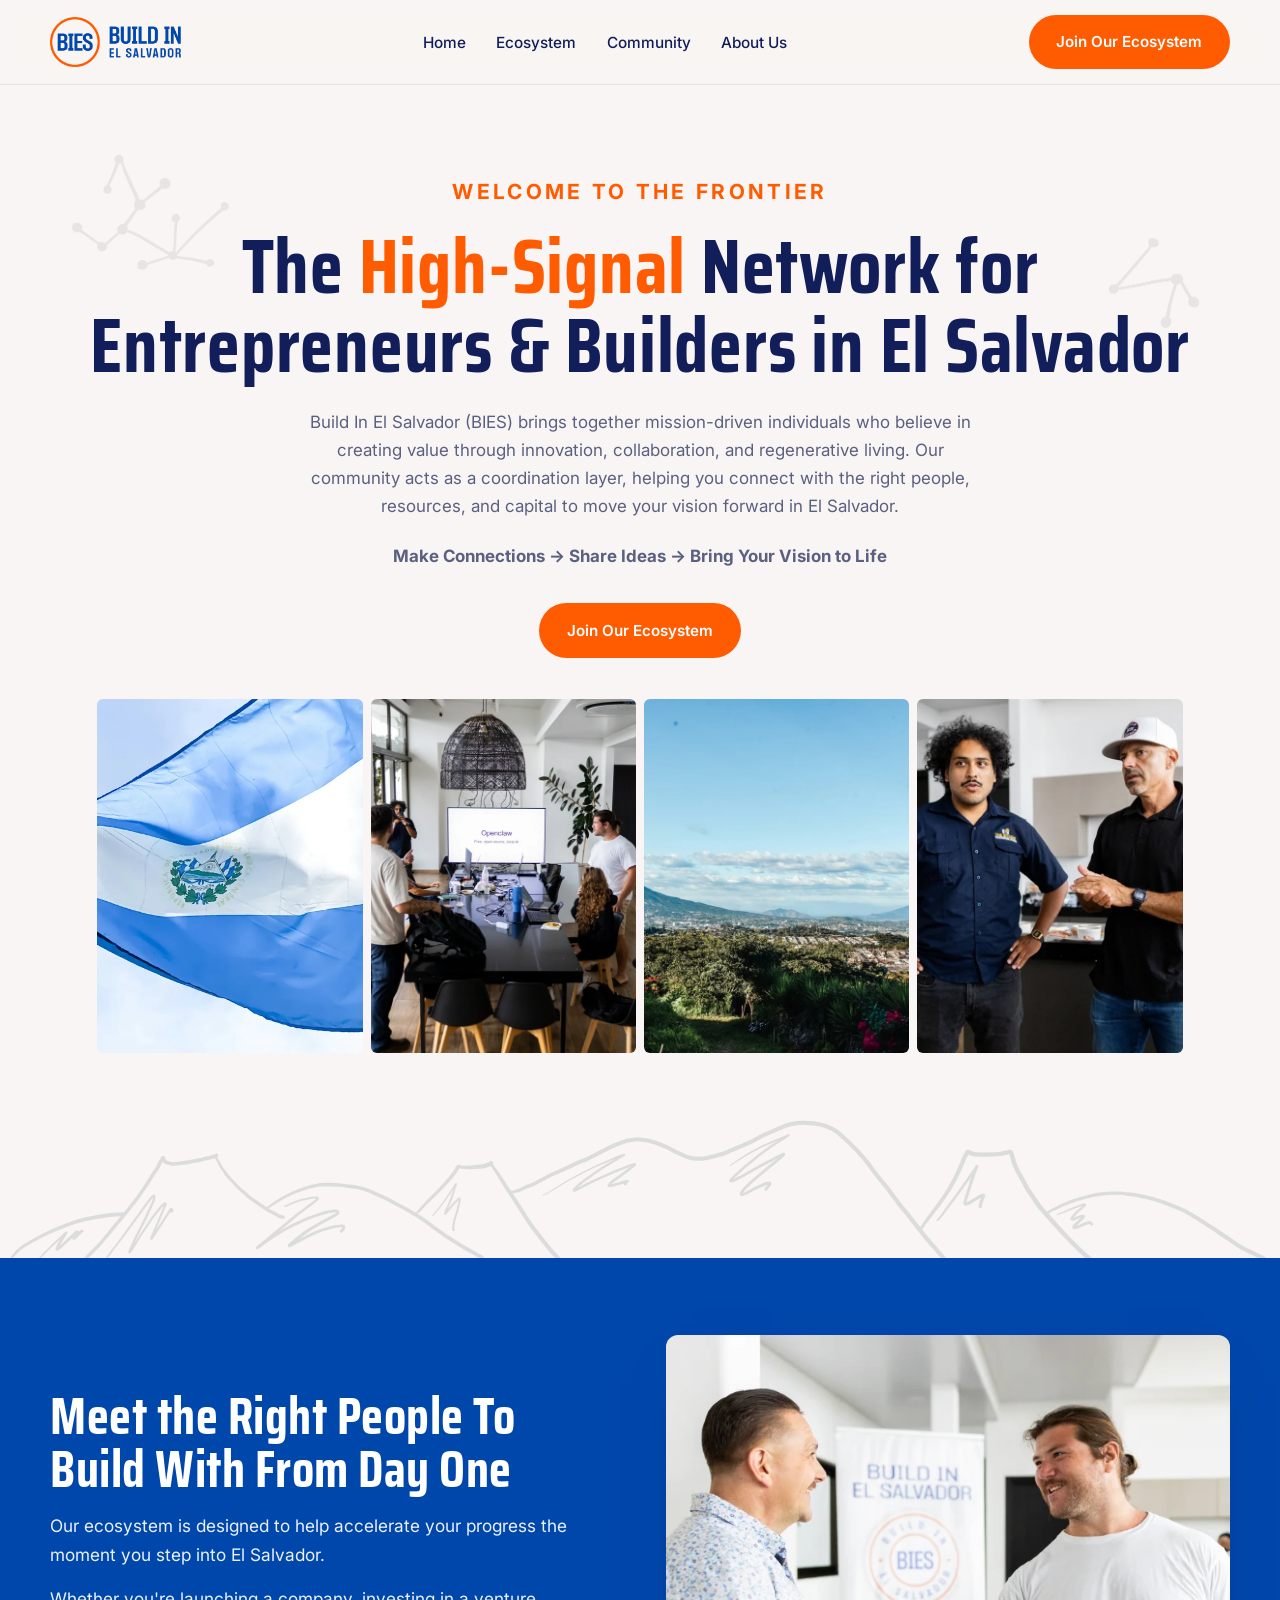
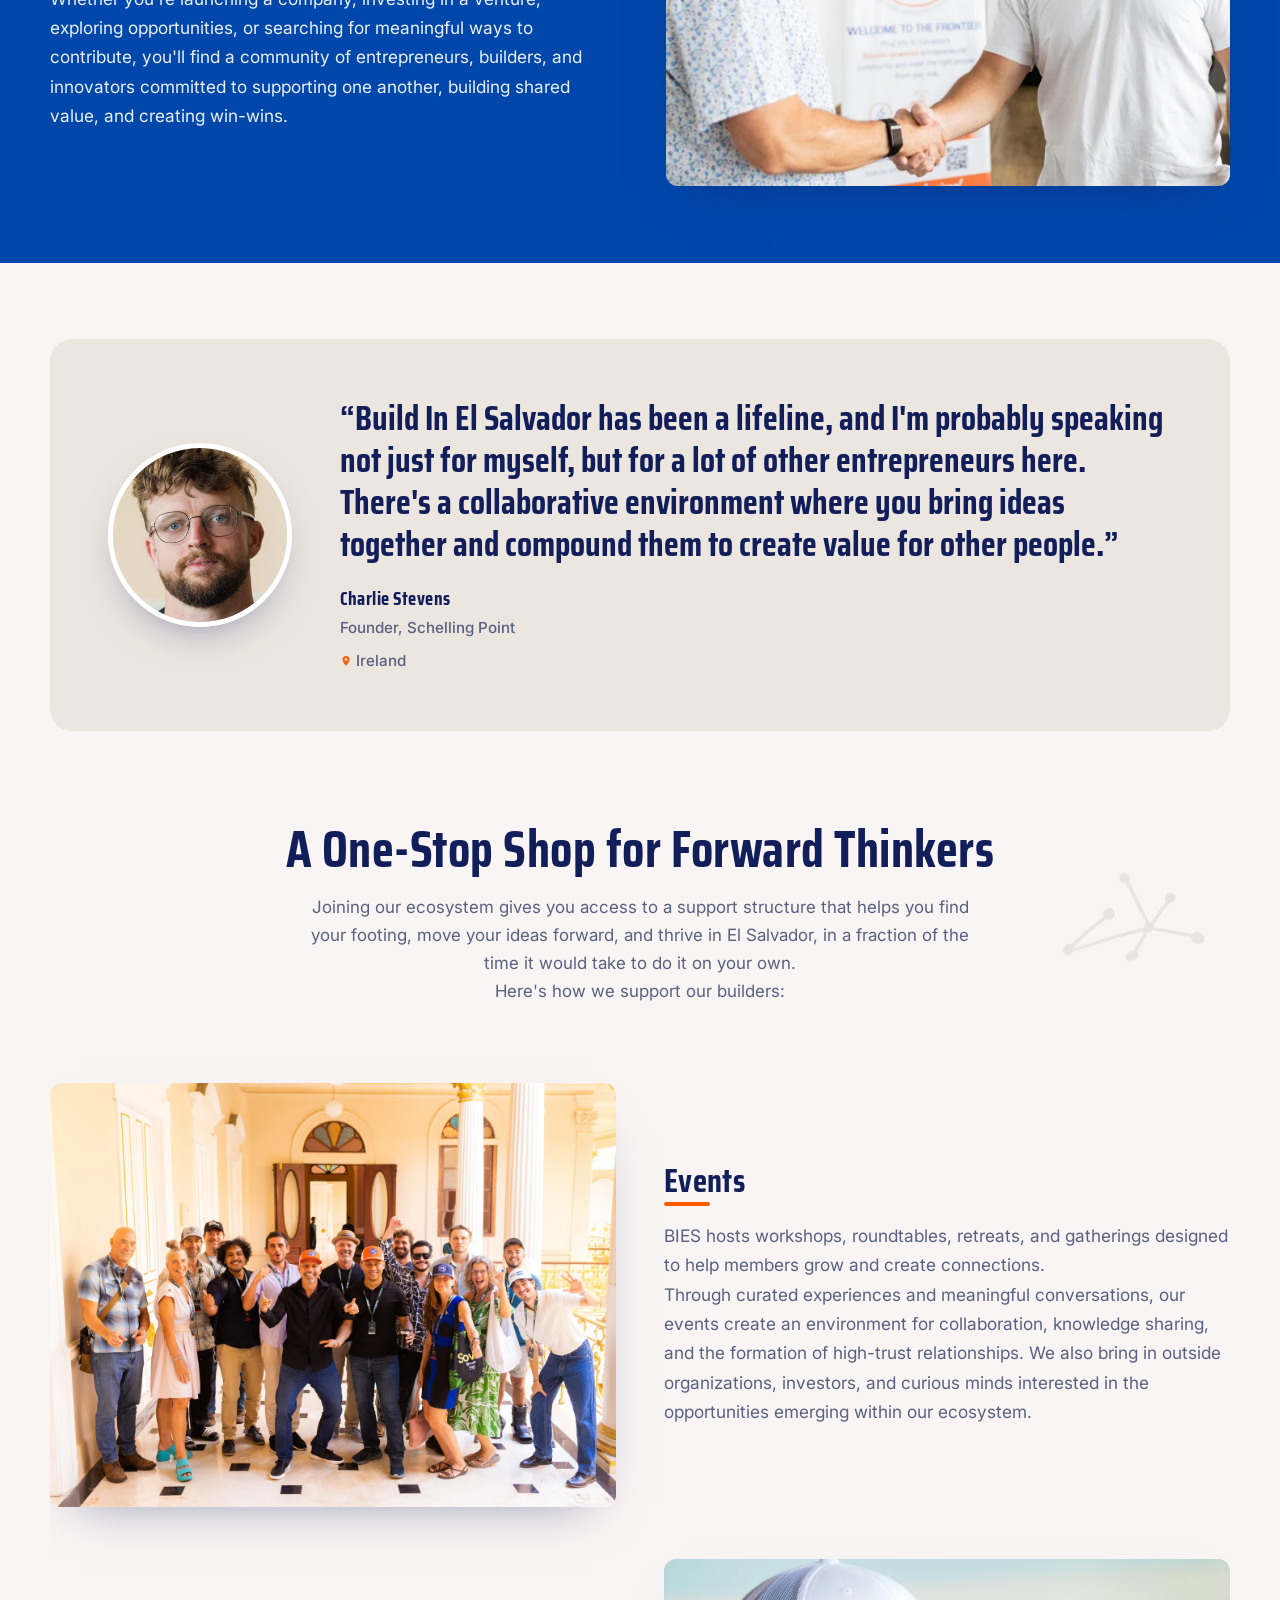
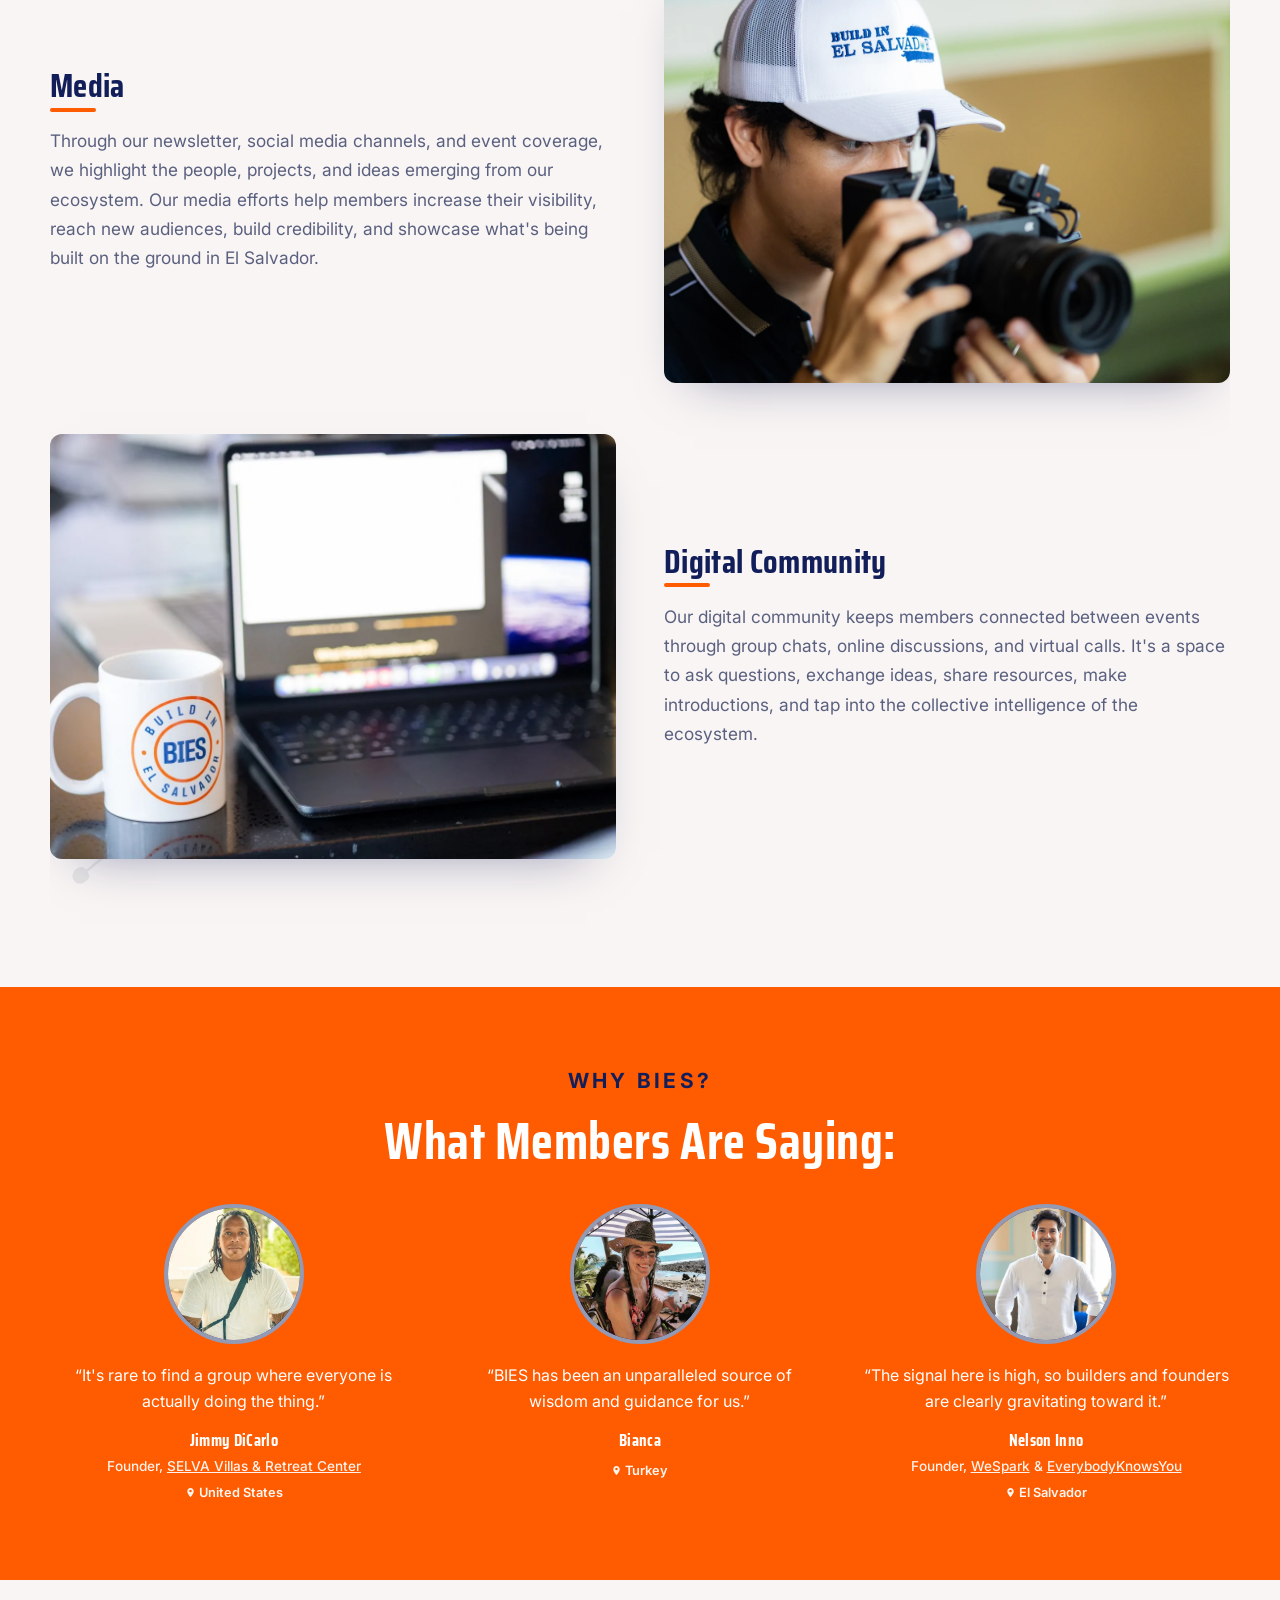
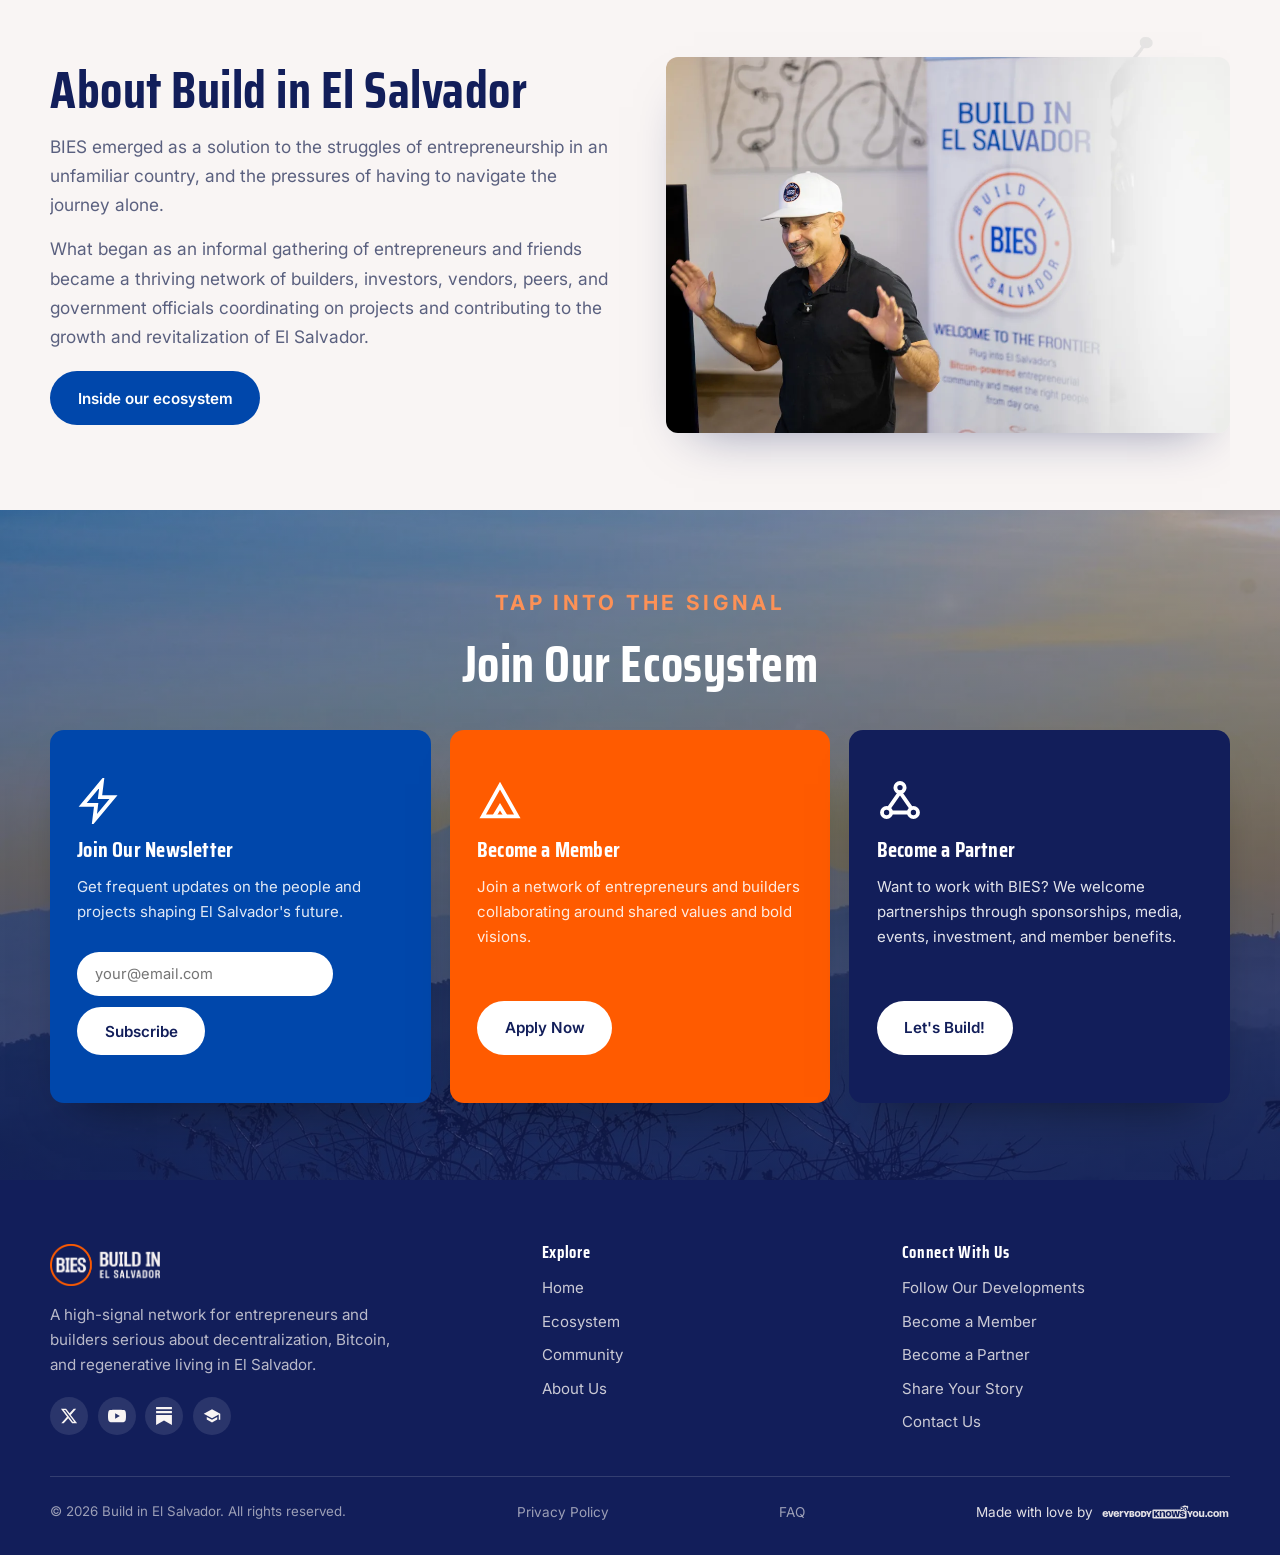
<file: index.html>
<!DOCTYPE html>
<html lang="en">
<head>
<meta charset="UTF-8">
<meta name="viewport" content="width=device-width, initial-scale=1.0">
<title>Build in El Salvador | The High-Signal Network for Entrepreneurs &amp; Builders</title>
<meta name="description" content="Looking to build in El Salvador? BIES connects entrepreneurs and builders to the right people, resources, and capital. 220+ members, apply to join.">
<meta name="keywords" content="Build in El Salvador, BIES, El Salvador entrepreneurs, Bitcoin El Salvador, builders network, decentralization, regenerative living, startup community El Salvador, Bitcoin-native network, entrepreneur community">

<link rel="canonical" href="https://buildinelsalvador.com/">
<link rel="alternate" hreflang="en" href="https://buildinelsalvador.com/">
<link rel="alternate" hreflang="x-default" href="https://buildinelsalvador.com/">

<meta property="og:title" content="Build in El Salvador | The High-Signal Network for Entrepreneurs &amp; Builders">
<meta property="og:description" content="Looking to build in El Salvador? BIES connects entrepreneurs and builders to the right people, resources, and capital. 220+ members, apply to join.">
<meta property="og:type" content="website">
<meta property="og:url" content="https://buildinelsalvador.com/">
<meta property="og:image" content="https://buildinelsalvador.com/assets/images/social-share/og-home.jpg">
<meta property="og:image:width" content="1200">
<meta property="og:image:height" content="630">
<meta property="og:site_name" content="Build in El Salvador">
<meta property="og:locale" content="en_US">

<meta name="twitter:card" content="summary_large_image">
<meta name="twitter:title" content="Build in El Salvador | The High-Signal Network for Entrepreneurs &amp; Builders">
<meta name="twitter:description" content="Looking to build in El Salvador? BIES connects entrepreneurs and builders to the right people, resources, and capital. 220+ members, apply to join.">
<meta name="twitter:image" content="https://buildinelsalvador.com/assets/images/social-share/og-home.jpg">

<meta name="robots" content="index, follow, max-image-preview:large, max-snippet:-1, max-video-preview:-1">
<meta name="author" content="Build in El Salvador">
<meta name="theme-color" content="#0047AB">
<meta name="geo.region" content="SV">
<meta name="geo.placename" content="El Salvador">
<meta http-equiv="content-language" content="en">

<link rel="icon" href="/favicon.ico?v=2" sizes="any">
<link rel="icon" type="image/png" sizes="32x32" href="/favicon-32x32.png?v=2">
<link rel="icon" type="image/png" sizes="16x16" href="/favicon-16x16.png?v=2">
<link rel="apple-touch-icon" sizes="180x180" href="/apple-touch-icon.png?v=2">
<link rel="manifest" href="/site.webmanifest?v=2">
<link rel="alternate" type="text/plain" title="llms.txt" href="https://buildinelsalvador.com/llms.txt">

<link rel="preconnect" href="https://fonts.googleapis.com">
<link rel="preconnect" href="https://fonts.gstatic.com" crossorigin>
<link rel="preload" as="style" href="https://fonts.googleapis.com/css2?family=Saira+Condensed:wght@500;600;700&family=Inter:wght@400;500;600;700&display=swap">
<link rel="stylesheet" href="https://fonts.googleapis.com/css2?family=Saira+Condensed:wght@500;600;700&family=Inter:wght@400;500;600;700&display=swap" media="print" onload="this.media='all'">
<noscript><link rel="stylesheet" href="https://fonts.googleapis.com/css2?family=Saira+Condensed:wght@500;600;700&family=Inter:wght@400;500;600;700&display=swap"></noscript>

<link rel="stylesheet" href="assets/css/tokens.css?v=ea01794f">
<link rel="stylesheet" href="assets/css/styles.css?v=ea01794f">
<script type="application/ld+json">{
  "@context": "https://schema.org",
  "@graph": [
    {
      "@type": "Organization",
      "@id": "https://buildinelsalvador.com/#org",
      "name": "Build in El Salvador",
      "alternateName": [
        "BIES"
      ],
      "url": "https://buildinelsalvador.com/",
      "logo": "https://buildinelsalvador.com/assets/images/logos/logo-lockup.webp",
      "image": "https://buildinelsalvador.com/assets/images/social-share/og-home.jpg",
      "slogan": "The high-signal network for entrepreneurs and builders in El Salvador.",
      "description": "Build in El Salvador (BIES), which stands for Building In El Salvador, is a high-signal network and coordination layer that connects entrepreneurs and builders to the right people, resources, and capital so they can take action and move their vision forward from day one in El Salvador. BIES is built for mission-driven entrepreneurs.",
      "foundingDate": "2023",
      "areaServed": [
        "SV"
      ],
      "knowsLanguage": [
        "en"
      ],
      "knowsAbout": [
        "Entrepreneurship",
        "Bitcoin",
        "Decentralization",
        "Regenerative living",
        "Community building",
        "El Salvador"
      ],
      "email": "info@buildinelsalvador.com",
      "founder": {
        "@type": "Person",
        "name": "Michael Ruiz"
      },
      "address": {
        "@type": "PostalAddress",
        "addressCountry": "SV"
      },
      "makesOffer": {
        "@type": "Offer",
        "priceCurrency": "USD",
        "price": "100",
        "url": "https://calendly.com/sovmindset/new-meeting",
        "itemOffered": {
          "@type": "Service",
          "name": "El Salvador business and investment consultancy call",
          "description": "Personalized guidance on doing business, investing, or building in El Salvador, via Zoom or WhatsApp."
        }
      },
      "hasOfferCatalog": {
        "@id": "https://buildinelsalvador.com/#catalog"
      },
      "sameAs": [
        "https://x.com/BuildInES",
        "https://www.youtube.com/@Buildinelsalvador",
        "https://buildinelsalvador.substack.com/",
        "https://www.skool.com/build-in-el-salvador-2170/about",
        "https://app.buildinelsalvador.com/"
      ]
    },
    {
      "@type": [
        "ProfessionalService",
        "LocalBusiness"
      ],
      "@id": "https://buildinelsalvador.com/#service",
      "name": "Build in El Salvador",
      "parentOrganization": {
        "@id": "https://buildinelsalvador.com/#org"
      },
      "description": "A high-signal network and coordination layer for entrepreneurs and builders in El Salvador, connecting members to the people, resources, and capital they need to move their projects forward.",
      "url": "https://buildinelsalvador.com/",
      "image": "https://buildinelsalvador.com/assets/images/social-share/og-home.jpg",
      "logo": "https://buildinelsalvador.com/assets/images/logos/logo-lockup.webp",
      "email": "info@buildinelsalvador.com",
      "address": {
        "@type": "PostalAddress",
        "addressCountry": "SV"
      },
      "areaServed": [
        {
          "@type": "Country",
          "name": "El Salvador"
        }
      ],
      "serviceType": [
        "Entrepreneur network",
        "Community building",
        "Events and workshops",
        "Media and content"
      ],
      "hasOfferCatalog": {
        "@id": "https://buildinelsalvador.com/#catalog"
      }
    },
    {
      "@type": "OfferCatalog",
      "@id": "https://buildinelsalvador.com/#catalog",
      "name": "What BIES offers its members",
      "itemListElement": [
        {
          "@type": "Offer",
          "itemOffered": {
            "@type": "Service",
            "name": "BIES Newsletter",
            "description": "The pulse of the BIES ecosystem: community updates, Builder Spotlight stories, and analysis on what is happening in El Salvador.",
            "provider": {
              "@id": "https://buildinelsalvador.com/#org"
            }
          }
        },
        {
          "@type": "Offer",
          "itemOffered": {
            "@type": "Service",
            "name": "YouTube broadcast",
            "description": "Conversations with the builders, thinkers, and entrepreneurs shaping El Salvador's future.",
            "provider": {
              "@id": "https://buildinelsalvador.com/#org"
            }
          }
        },
        {
          "@type": "Offer",
          "itemOffered": {
            "@type": "Service",
            "name": "Workshops, roundtables, and retreats",
            "description": "In-person events where members meet, exchange ideas, and build high-trust relationships beyond the digital realm.",
            "provider": {
              "@id": "https://buildinelsalvador.com/#org"
            }
          }
        },
        {
          "@type": "Offer",
          "itemOffered": {
            "@type": "Service",
            "name": "Member Chat",
            "description": "A high-signal member chat where builders connect, ask questions, and share first-hand knowledge, on WhatsApp today with self-hosted solutions on the horizon.",
            "provider": {
              "@id": "https://buildinelsalvador.com/#org"
            }
          }
        },
        {
          "@type": "Offer",
          "itemOffered": {
            "@type": "Service",
            "name": "BIES Digital App",
            "description": "The ecosystem custom-built app: a private Nostr relay plus project, events, vendor, and organic farm directories and a bounty board.",
            "provider": {
              "@id": "https://buildinelsalvador.com/#org"
            }
          }
        },
        {
          "@type": "Offer",
          "itemOffered": {
            "@type": "Service",
            "name": "BIES Public Forum",
            "description": "A public forum for long-form discussion and virtual calls, connecting the BIES community in El Salvador with builders abroad.",
            "provider": {
              "@id": "https://buildinelsalvador.com/#org"
            }
          }
        }
      ]
    },
    {
      "@type": "WebSite",
      "@id": "https://buildinelsalvador.com/#website",
      "url": "https://buildinelsalvador.com/",
      "name": "Build in El Salvador",
      "inLanguage": "en",
      "publisher": {
        "@id": "https://buildinelsalvador.com/#org"
      },
      "about": {
        "@id": "https://buildinelsalvador.com/#org"
      }
    }
  ]
}</script>
</head>
<body>
<header class="site-header">
  <nav class="nav wrap" aria-label="Main">
    <a class="brand" href="index.html" aria-label="Build in El Salvador home">
      <img src="assets/images/logos/logo-lockup.webp" alt="Build in El Salvador" width="900" height="343">
    </a>
    <ul class="nav-links"><li><a href="index.html" aria-current="page">Home</a></li><li><a href="membership.html">Ecosystem</a></li><li><a href="stories.html">Community</a></li><li><a href="about.html">About Us</a></li></ul>
    <div class="nav-cta">
      <a class="btn btn-orange" href="#join">Join Our Ecosystem</a>
      <button class="nav-toggle" aria-label="Open menu" aria-expanded="false"><span></span><span></span><span></span></button>
    </div>
  </nav>
</header>

<main>
<section class="hero wrap has-decor reveal">
  <img class="decor hero-volcano" src="assets/images/icons/volcano-landscape.webp" alt="" aria-hidden="true">
  <img class="decor conn conn-a" src="assets/images/icons/connector-1.webp" alt="" aria-hidden="true" style="top:5%;left:1%;width:clamp(120px,14vw,210px)">
  <img class="decor conn conn-b" src="assets/images/icons/connector-4.webp" alt="" aria-hidden="true" style="top:12%;right:1.5%;width:clamp(85px,9vw,140px)">
  <span class="eyebrow">Welcome to the Frontier</span>
  <h1>The <span class="hero-accent">High-Signal</span> Network for Entrepreneurs &amp; Builders in El Salvador</h1>
  <p class="lead">Build In El Salvador (BIES) brings together mission-driven individuals who believe in creating value through innovation, collaboration, and regenerative living. Our community acts as a coordination layer, helping you connect with the right people, resources, and capital to move your vision forward in El Salvador.</p>
  <p class="lead"><strong>Make Connections → Share Ideas → Bring Your Vision to Life</strong></p>
  <div class="cta-row">
    <a class="btn btn-orange" href="#join">Join Our Ecosystem</a>
  </div>
  <div class="photo-strip cols-4">
    <img src="assets/images/hero/strip-flag.webp" alt="The flag of El Salvador" fetchpriority="high">
    <img src="assets/images/hero/strip-meeting.webp" alt="Builders meeting around a table">
    <img src="assets/images/hero/strip-volcano.webp" alt="Volcanic landscape in El Salvador">
    <img src="assets/images/hero/strip-networking.webp" alt="BIES members networking">
  </div>
</section>

<section class="band band-blue">
  <div class="wrap">
  <div class="split media-left reveal">
    <img src="assets/images/gallery/meet-people.webp" alt="Two builders in conversation" loading="lazy">
    <div class="copy">
      <h2>Meet the Right People To Build With From Day One</h2>
      <p>Our ecosystem is designed to help accelerate your progress the moment you step into El Salvador.</p>
      <p>Whether you're launching a company, investing in a venture, exploring opportunities, or searching for meaningful ways to contribute, you'll find a community of entrepreneurs, builders, and innovators committed to supporting one another, building shared value, and creating win-wins.</p>
    </div>
  </div>
  </div>
</section>

<section class="section wrap">
  <figure class="feature-quote reveal">
    <img class="fq-avatar" src="assets/images/testimonials/charlie.webp" alt="Charlie Stevens" loading="lazy">
    <div>
      <blockquote class="fq-quote">&ldquo;Build In El Salvador has been a lifeline, and I'm probably speaking not just for myself, but for a lot of other entrepreneurs here. There's a collaborative environment where you bring ideas together and compound them to create value for other people.&rdquo;</blockquote>
      <div class="fq-who">Charlie Stevens<span>Founder, Schelling Point</span><span class="fq-loc"><svg viewBox="0 0 24 24" width="12" height="12" aria-hidden="true" style="vertical-align:-1px;margin-right:4px;fill:var(--orange)"><path d="M12 2C8 2 5 5 5 9c0 5 7 13 7 13s7-8 7-13c0-4-3-7-7-7zm0 9.5A2.5 2.5 0 1 1 12 6a2.5 2.5 0 0 1 0 5.5z"/></svg>Ireland</span></div>
    </div>
  </figure>
</section>

<section class="section wrap has-decor" style="padding-top:clamp(.5rem,1.5vw,1rem)">
  <img class="decor conn conn-b" src="assets/images/icons/connector-2.webp" alt="" aria-hidden="true" style="top:3%;right:1%;width:clamp(120px,13vw,190px)">
  <img class="decor conn conn-c" src="assets/images/icons/connector-3.webp" alt="" aria-hidden="true" style="bottom:5%;left:1%;width:clamp(90px,10vw,150px)">
  <div class="center" style="max-width:72ch;margin:0 auto clamp(3.5rem,6vw,5rem)">
    <h2 style="margin-bottom:1.1rem">A One-Stop Shop for Forward Thinkers</h2>
    <p class="lead">Joining our ecosystem gives you access to a support structure that helps you find your footing, move your ideas forward, and thrive in El Salvador, in a fraction of the time it would take to do it on your own.</p>
    <p class="lead">Here's how we support our builders:</p>
  </div>
  <div class="feature reveal">
    <img src="assets/images/gallery/group.webp" alt="BIES members together at a gathering in El Salvador" loading="lazy">
    <div class="copy">
      <h3>Events</h3>
      <p>BIES hosts workshops, roundtables, retreats, and gatherings designed to help members grow and create connections.<br>Through curated experiences and meaningful conversations, our events create an environment for collaboration, knowledge sharing, and the formation of high-trust relationships. We also bring in outside organizations, investors, and curious minds interested in the opportunities emerging within our ecosystem.</p>
    </div>
  </div>
  <div class="feature flip reveal">
    <img src="assets/images/gallery/media-camera.webp" alt="A BIES videographer in a Build in El Salvador cap filming with a camera" loading="lazy">
    <div class="copy">
      <h3>Media</h3>
      <p>Through our newsletter, social media channels, and event coverage, we highlight the people, projects, and ideas emerging from our ecosystem. Our media efforts help members increase their visibility, reach new audiences, build credibility, and showcase what's being built on the ground in El Salvador.</p>
    </div>
  </div>
  <div class="feature reveal">
    <img src="assets/images/gallery/digital-community.webp" alt="A laptop with a BIES mug" loading="lazy">
    <div class="copy">
      <h3>Digital Community</h3>
      <p>Our digital community keeps members connected between events through group chats, online discussions, and virtual calls. It's a space to ask questions, exchange ideas, share resources, make introductions, and tap into the collective intelligence of the ecosystem.</p>
    </div>
  </div>
</section>


<section class="band band-orange testimonials">
  <div class="wrap center">
    <span class="eyebrow on-blue">Why BIES?</span>
    <h2>What Members Are Saying:</h2>
    <div class="grid3">
        <figure class="tcard reveal">
          <img class="avatar" src="assets/images/testimonials/jimmy.webp" alt="Jimmy DiCarlo" loading="lazy" width="140" height="140">
          <blockquote><p>&ldquo;It's rare to find a group where everyone is actually doing the thing.&rdquo;</p></blockquote>
          <figcaption class="who"><b>Jimmy DiCarlo</b><span>Founder, <a href="https://www.instagram.com/escapetoselva/" target="_blank" rel="noopener">SELVA Villas &amp; Retreat Center</a></span><span class="loc"><svg viewBox="0 0 24 24" width="11" height="11" aria-hidden="true" style="vertical-align:-1px;margin-right:3px;fill:currentColor"><path d="M12 2C8 2 5 5 5 9c0 5 7 13 7 13s7-8 7-13c0-4-3-7-7-7zm0 9.5A2.5 2.5 0 1 1 12 6a2.5 2.5 0 0 1 0 5.5z"/></svg>United States</span></figcaption>
        </figure>
        <figure class="tcard reveal">
          <img class="avatar" src="assets/images/testimonials/bianca.webp" alt="Bianca" loading="lazy" width="140" height="140">
          <blockquote><p>&ldquo;BIES has been an unparalleled source of wisdom and guidance for us.&rdquo;</p></blockquote>
          <figcaption class="who"><b>Bianca</b><span class="loc"><svg viewBox="0 0 24 24" width="11" height="11" aria-hidden="true" style="vertical-align:-1px;margin-right:3px;fill:currentColor"><path d="M12 2C8 2 5 5 5 9c0 5 7 13 7 13s7-8 7-13c0-4-3-7-7-7zm0 9.5A2.5 2.5 0 1 1 12 6a2.5 2.5 0 0 1 0 5.5z"/></svg>Turkey</span></figcaption>
        </figure>
        <figure class="tcard reveal">
          <img class="avatar" src="assets/images/testimonials/nelson.webp" alt="Nelson Inno" loading="lazy" width="140" height="140">
          <blockquote><p>&ldquo;The signal here is high, so builders and founders are clearly gravitating toward it.&rdquo;</p></blockquote>
          <figcaption class="who"><b>Nelson Inno</b><span>Founder, <a href="https://wespark.io" target="_blank" rel="noopener">WeSpark</a> &amp; <a href="https://everybodyknowsyou.com" target="_blank" rel="noopener">EverybodyKnowsYou</a></span><span class="loc"><svg viewBox="0 0 24 24" width="11" height="11" aria-hidden="true" style="vertical-align:-1px;margin-right:3px;fill:currentColor"><path d="M12 2C8 2 5 5 5 9c0 5 7 13 7 13s7-8 7-13c0-4-3-7-7-7zm0 9.5A2.5 2.5 0 1 1 12 6a2.5 2.5 0 0 1 0 5.5z"/></svg>El Salvador</span></figcaption>
        </figure></div>
  </div>
</section>


<section class="section wrap has-decor">
  <img class="decor conn conn-a" src="assets/images/icons/connector-4.webp" alt="" aria-hidden="true" style="top:8%;right:1%;width:clamp(100px,11vw,160px)">
  <div class="split reveal">
    <div class="copy">
      <h2>About Build in El Salvador</h2>
      <p>BIES emerged as a solution to the struggles of entrepreneurship in an unfamiliar country, and the pressures of having to navigate the journey alone.</p>
      <p>What began as an informal gathering of entrepreneurs and friends became a thriving network of builders, investors, vendors, peers, and government officials coordinating on projects and contributing to the growth and revitalization of El Salvador.</p>
      <a class="btn btn-blue" href="membership.html" style="margin-top:1.2rem">Inside our ecosystem</a>
    </div>
    <img src="assets/images/gallery/founder-home.webp" alt="A BIES builder presenting" loading="lazy">
  </div>
</section>


<section class="signal" id="join">
  <img class="bg" src="assets/images/hero/cta-bg.webp" alt="Volcano at sunset in El Salvador" loading="lazy">
  <div class="inner wrap">
    <span class="eyebrow on-navy">Tap Into the Signal</span>
    <h2>Join Our Ecosystem</h2>
    <div class="cards">
      <div class="scard blue reveal">
        <svg class="ico" viewBox="0 0 24 24" fill="none" stroke="#fff" stroke-width="2" aria-hidden="true"><path d="M13 2 3 14h7l-1 8 10-12h-7l1-8z"/></svg>
        <h3>Join Our Newsletter</h3>
        <p>Get frequent updates on the people and projects shaping El Salvador's future.</p>
        <form class="sub-form" action="https://buildinelsalvador.substack.com/subscribe" method="get" target="_blank" rel="noopener">
          <input type="email" name="email" placeholder="your@email.com" aria-label="Email address" required>
          <button class="btn btn-white" type="submit">Subscribe</button>
        </form>
      </div>
      <div class="scard orange reveal">
        <svg class="ico" viewBox="0 0 24 24" fill="none" stroke="#fff" stroke-width="2" aria-hidden="true"><path d="M3 20 12 4l9 16z"/><path d="M9 20l3-5 3 5"/></svg>
        <h3>Become a Member</h3>
        <p>Join a network of entrepreneurs and builders collaborating around shared values and bold visions.</p>
        <a class="btn btn-white" href="https://tally.so/r/A7O71l" target="_blank" rel="noopener">Apply Now</a>
      </div>
      <div class="scard navy reveal">
        <svg class="ico" viewBox="0 0 24 24" fill="none" stroke="#fff" stroke-width="2" aria-hidden="true"><circle cx="12" cy="5" r="2.4"/><circle cx="5" cy="18" r="2.4"/><circle cx="19" cy="18" r="2.4"/><path d="M12 7.4 6 16M12 7.4 18 16M7.2 18h9.6"/></svg>
        <h3>Become a Partner</h3>
        <p>Want to work with BIES? We welcome partnerships through sponsorships, media, events, investment, and member benefits.</p>
        <a class="btn btn-white" href="https://tally.so/r/vGvXGl" target="_blank" rel="noopener">Let's Build!</a>
      </div>
    </div>
  </div>
</section>

</main>

<footer class="site-footer">
  <div class="wrap">
    <div class="footer-top">
      <div class="fcol">
        <img class="flogo" src="assets/images/logos/logo-lockup-light.webp" alt="Build in El Salvador" width="900" height="343">
        <p>A high-signal network for entrepreneurs and builders serious about decentralization, Bitcoin, and regenerative living in El Salvador.</p>
        <div class="fsocials">
          <a href="https://x.com/BuildInES" target="_blank" rel="noopener" aria-label="X (Twitter)"><svg viewBox="0 0 24 24" fill="currentColor" aria-hidden="true"><path d="M18.244 2.25h3.308l-7.227 8.26 8.502 11.24h-6.66l-5.214-6.817L4.99 21.75H1.68l7.73-8.835L1.254 2.25H8.08l4.713 6.231 5.45-6.231zm-1.161 17.52h1.833L7.084 4.126H5.117z"/></svg></a>
          <a href="https://www.youtube.com/@Buildinelsalvador" target="_blank" rel="noopener" aria-label="YouTube"><svg viewBox="0 0 24 24" fill="currentColor" aria-hidden="true"><path d="M23.498 6.186a3.016 3.016 0 0 0-2.122-2.136C19.505 3.545 12 3.545 12 3.545s-7.505 0-9.377.505A3.017 3.017 0 0 0 .502 6.186C0 8.07 0 12 0 12s0 3.93.502 5.814a3.016 3.016 0 0 0 2.122 2.136c1.871.505 9.376.505 9.376.505s7.505 0 9.377-.505a3.015 3.015 0 0 0 2.122-2.136C24 15.93 24 12 24 12s0-3.93-.502-5.814zM9.545 15.568V8.432L15.818 12l-6.273 3.568z"/></svg></a>
          <a href="https://buildinelsalvador.substack.com/" target="_blank" rel="noopener" aria-label="Substack"><svg viewBox="0 0 24 24" fill="currentColor" aria-hidden="true"><path d="M22.539 8.242H1.46V5.406h21.08v2.836zM1.46 10.812V24L12 18.11 22.54 24V10.812H1.46zM22.54 0H1.46v2.836h21.08V0z"/></svg></a>
          <a href="https://www.skool.com/build-in-el-salvador-2170/about" target="_blank" rel="noopener" aria-label="Skool"><svg viewBox="0 0 24 24" fill="currentColor" aria-hidden="true"><path d="M12 3 1 9l11 6 9-4.91V17h2V9L12 3zM5 13.18v3.5L12 20.5l7-3.82v-3.5l-7 3.82-7-3.82z"/></svg></a>
        </div>
      </div>
      <div class="fcol">
        <h4>Explore</h4>
        <a href="index.html">Home</a>
        <a href="membership.html">Ecosystem</a>
        <a href="stories.html">Community</a>
        <a href="about.html">About Us</a>
      </div>
      <div class="fcol">
        <h4>Connect With Us</h4>
        <a href="https://buildinelsalvador.substack.com/" target="_blank" rel="noopener">Follow Our Developments</a>
        <a href="https://tally.so/r/A7O71l" target="_blank" rel="noopener">Become a Member</a>
        <a href="https://tally.so/r/vGvXGl" target="_blank" rel="noopener">Become a Partner</a>
        <a href="https://tally.so/r/VLBpJJ" target="_blank" rel="noopener">Share Your Story</a>
        <a href="mailto:info@buildinelsalvador.com">Contact Us</a>
      </div>
    </div>
    <div class="footer-bottom">
      <small>&copy; 2026 Build in El Salvador. All rights reserved.</small>
      <a class="fprivacy" href="privacy.html">Privacy Policy</a>
      <a class="fprivacy" href="faq.html">FAQ</a>
      <a class="eky-credit" href="https://everybodyknowsyou.com" target="_blank" rel="noopener" aria-label="Made with love by everybodyknowsyou.com">
        <span class="eky-credit__text">Made with love by</span>
        <svg role="img" aria-label="everybodyknowsyou.com" id="Layer_1" data-name="Layer 1" xmlns="http://www.w3.org/2000/svg" viewBox="0 0 1296.95 160.34">
  <defs>
    <style>
            .cls-1 { fill: var(--eky-bg, #ffffff); }
      .cls-2 { fill: var(--eky-fg, currentColor); }
    </style>
  </defs>
  <g>
    <g>
      <g>
        <rect class="cls-2" x="515.16" y="55.21" width="342.62" height="90.52" rx="12" ry="12"/>
        <path class="cls-1" d="M530.13,71.12h16.6v15.46l-.24,6.96h.32l3.32-4.61,15.14-17.81h19.83l-22.02,25.02,22.18,33.68h-19.92l-13.76-20.73-4.86,5.34v15.38h-16.6v-58.69Z"/>
        <path class="cls-1" d="M604.13,71.12v8.01h.32c4.53-6.23,10.53-9.23,18.54-9.23,12.47,0,18.94,7.29,18.94,22.02v37.89h-16.6v-35.3c0-7.69-2.75-10.85-8.58-10.85-7.21,0-11.82,4.7-11.82,12.14v34h-16.6v-58.69h15.79Z"/>
        <path class="cls-1" d="M647.37,100.43c0-17.57,11.09-30.52,29.31-30.52s29.31,12.95,29.31,30.52-11.09,30.6-29.31,30.6-29.31-13.03-29.31-30.6ZM688.66,100.43c0-9.8-3.81-17.16-11.98-17.16s-11.98,7.37-11.98,17.16,3.81,17.24,11.98,17.24,11.98-7.45,11.98-17.24Z"/>
        <path class="cls-1" d="M705.66,71.12h17.57l6.64,35.62c.41,2.02.73,4.86,1.14,6.88h.32l1.21-6.88,6.88-35.62h18.54l7.45,35.62,1.29,6.88h.32l1.05-6.88,5.99-35.62h17.24l-13.28,58.69h-21.53l-6.64-32.38-1.29-6.88h-.32l-1.21,6.88-6.56,32.38h-21.45l-13.36-58.69Z"/>
        <path class="cls-1" d="M791.81,110.79l17-.08c.57,4.78,3.72,7.53,9.31,7.53,4.61,0,7.85-1.7,7.85-5.26,0-2.67-1.78-4.37-5.59-5.26l-14.09-3.24c-8.98-2.02-13.84-7.77-13.84-16.27,0-11.5,8.99-18.3,24.69-18.3,14.65,0,23.56,6.96,23.8,18.05h-17c-.49-3.32-2.67-5.67-7.69-5.67-4.37,0-7.21,1.54-7.21,4.61,0,2.43,1.7,3.81,5.59,4.7l14.09,3.24c9.23,2.1,14.09,8.18,14.09,16.84,0,12.71-10.28,19.35-24.77,19.35-16.19,0-25.99-7.77-26.23-20.24Z"/>
      </g>
      <g>
        <path class="cls-2" d="M918.06,100.39c0-17.57,11.09-30.52,29.31-30.52s29.31,12.95,29.31,30.52-11.09,30.6-29.31,30.6-29.31-13.03-29.31-30.6ZM959.34,100.39c0-9.8-3.81-17.16-11.98-17.16s-11.98,7.37-11.98,17.16,3.81,17.24,11.98,17.24,11.98-7.45,11.98-17.24Z"/>
        <path class="cls-2" d="M1018.85,129.78v-7.85h-.32c-4.61,6.15-10.52,9.07-17.89,9.07-11.98,0-18.46-7.29-18.46-21.94v-37.97h16.6v35.38c0,7.69,2.83,10.77,8.18,10.77,6.56,0,11.09-4.61,11.09-12.63v-33.52h16.6v58.69h-15.79Z"/>
        <path class="cls-2" d="M884.01,109.52l-20.4-38.4h17.84l8.26,17.75c.99,2.06,1.9,4.96,2.89,7.02h.33c.91-2.06,1.82-4.96,2.72-7.02l7.85-17.75h17.51l-20.07,38.57v21.31h-16.93v-21.47Z"/>
      </g>
      <g>
        <path class="cls-2" d="M14.66,100.39c0-17.97,10.85-30.52,29.55-30.52s28.01,12.47,27.36,34.41h-39.35c.89,8.91,4.53,14.01,11.66,14.01,5.67,0,9.31-3,10.44-8.5h16.76c-2.19,13.28-12.31,21.21-26.88,21.21-18.7,0-29.55-12.63-29.55-30.6ZM54.58,92.54c-1.05-6.56-4.78-9.96-10.36-9.96s-9.8,3.64-11.42,9.96h21.78Z"/>
        <path class="cls-2" d="M69.8,71.09h17.49l9.47,35.62c.57,2.02,1.05,4.86,1.62,6.88h.32l1.54-6.88,8.99-35.62h17.16l-17.81,58.69h-21.13l-17.65-58.69Z"/>
        <path class="cls-2" d="M124.69,100.39c0-17.97,10.85-30.52,29.55-30.52s28.01,12.47,27.36,34.41h-39.35c.89,8.91,4.53,14.01,11.66,14.01,5.67,0,9.31-3,10.44-8.5h16.76c-2.19,13.28-12.31,21.21-26.88,21.21-18.7,0-29.55-12.63-29.55-30.6ZM164.61,92.54c-1.05-6.56-4.78-9.96-10.36-9.96s-9.8,3.64-11.42,9.96h21.78Z"/>
        <path class="cls-2" d="M187.44,71.09h15.46v9.47h.32c3.64-7.37,8.74-10.69,15.71-10.69,1.86,0,3.56.24,5.1.81v15.79h-.32c-1.7-.49-3.24-.73-5.18-.73-9.15,0-14.49,5.42-14.49,16.11v27.93h-16.6v-58.69Z"/>
        <path class="cls-2" d="M285.57,71.09h26.15c13.52,0,20.97,5.42,20.97,14.82,0,6.15-3.08,10.36-9.96,12.39v.32c8.02,1.46,12.23,6.23,12.23,13.84,0,10.52-8.42,17.33-21.7,17.33h-27.69v-58.69ZM316.66,88.82c0-3.64-2.02-5.18-6.56-5.18h-7.93v10.77h7.93c4.37,0,6.56-1.86,6.56-5.59ZM318.6,111.24c0-3.81-2.27-5.99-6.88-5.99h-9.55v11.98h9.63c4.45,0,6.8-2.19,6.8-5.99Z"/>
        <path class="cls-2" d="M337.95,100.39c0-17.57,11.09-30.52,29.31-30.52s29.31,12.95,29.31,30.52-11.09,30.6-29.31,30.6-29.31-13.03-29.31-30.6ZM379.24,100.39c0-9.8-3.8-17.16-11.98-17.16s-11.98,7.37-11.98,17.16,3.8,17.24,11.98,17.24,11.98-7.45,11.98-17.24Z"/>
        <path class="cls-2" d="M402.08,71.09h24.13c18.62,0,29.63,10.36,29.63,29.31s-11.01,29.39-29.63,29.39h-24.13v-58.69ZM438.99,100.39c0-10.77-5.83-16.19-13.36-16.19h-6.96v32.46h6.96c7.53,0,13.36-5.51,13.36-16.27Z"/>
        <path class="cls-2" d="M471.04,109.52l-20.4-38.4h17.84l8.26,17.75c.99,2.06,1.9,4.96,2.89,7.02h.33c.91-2.06,1.82-4.96,2.72-7.02l7.85-17.75h17.51l-20.07,38.57v21.31h-16.93v-21.47Z"/>
        <path class="cls-2" d="M245.89,109.52l-20.4-38.4h17.84l8.26,17.75c.99,2.06,1.9,4.96,2.89,7.02h.33c.91-2.06,1.82-4.96,2.72-7.02l7.85-17.75h17.51l-20.07,38.57v21.31h-16.93v-21.47Z"/>
      </g>
    </g>
    <g>
      <g>
        <path class="cls-2" d="M837.89,14.05c5.42-1.65,11.14.47,13.85,5.48.39.72,1.1,1.2,1.88,1.34.7.12,1.52-.2,2.16-.74,4.05-3.38,9.74-3.68,14.06-.7,4.24,2.92,5.92,8.22,4.35,13.25l-6.96,22.26c-2.45,8.46-9.67,14.45-18.27,15.02-8.94.6-17.2-4.68-20.36-13.03-.17-.45-.5-.62-.88-.67s-.66.09-.98.46c-5.78,6.49-15.01,8.59-23.07,5.2-7.59-3.19-12.57-10.83-12.37-19.15.21-8.44,5.67-16.24,13.97-18.77l32.61-9.94ZM844.69,65.73c8.85,1.59,17.31-4.28,18.9-13.13,1.59-8.85-4.28-17.31-13.13-18.9-8.85-1.59-17.31,4.28-18.9,13.13s4.28,17.31,13.13,18.9ZM808.72,59.25c8.85,1.59,17.31-4.28,18.9-13.13,1.59-8.85-4.28-17.31-13.13-18.9-8.85-1.59-17.31,4.28-18.9,13.13-1.59,8.85,4.28,17.31,13.13,18.9Z"/>
        <g>
          <path class="cls-1" d="M850.46,33.7c8.85,1.59,14.72,10.06,13.13,18.9-1.59,8.85-10.06,14.72-18.9,13.13-8.85-1.59-14.72-10.06-13.13-18.9s10.06-14.72,18.9-13.13Z"/>
          <path class="cls-1" d="M814.49,27.22c8.85,1.59,14.72,10.06,13.13,18.9-1.59,8.85-10.06,14.72-18.9,13.13-8.85-1.59-14.72-10.06-13.13-18.9,1.59-8.85,10.06-14.72,18.9-13.13Z"/>
        </g>
      </g>
      <g>
        <g>
          <path class="cls-2" d="M847.57,56.91c-.06-.86-.28-1.56-.42-2.47.64.65,1.19,1.16,1.91,1.66,1.12.79,2.71.42,3.44-.7.73-1.11.45-2.64-.68-3.44-.71-.5-1.52-.66-2.4-1.05,1.54-.53,3.13-1,3.41-2.57.17-.93-.14-1.9-.84-2.43-1.03-.79-2.26-.75-3.22.02-.58.46-1.06.91-1.67,1.49.18-.89.4-1.63.45-2.5.09-1.44-1.09-2.58-2.46-2.58s-2.55,1.17-2.48,2.62c.04.85.33,1.53.43,2.46-.47-.54-.95-.89-1.43-1.33-1.13-1.04-2.8-.99-3.77.19-.91,1.1-.66,2.87.58,3.67.72.46,1.49.65,2.34.99-.88.38-1.73.56-2.45,1.09-1.21.89-1.32,2.65-.36,3.69,1.04,1.12,2.62,1.06,3.73.03l1.46-1.34c-.23.92-.51,1.75-.51,2.68,0,1.41,1.2,2.5,2.56,2.45s2.46-1.22,2.37-2.6Z"/>
          <path class="cls-2" d="M847.57,56.91c.09,1.38-1.03,2.55-2.37,2.6s-2.56-1.05-2.56-2.45c0-.94.27-1.76.51-2.68l-1.46,1.34c-1.12,1.03-2.7,1.09-3.73-.03-.96-1.04-.84-2.8.36-3.69.71-.53,1.56-.71,2.45-1.09-.85-.34-1.62-.53-2.34-.99-1.24-.79-1.49-2.57-.58-3.67.97-1.17,2.64-1.23,3.77-.19.48.45.96.79,1.43,1.33-.1-.93-.38-1.61-.43-2.46-.07-1.44,1.07-2.62,2.48-2.62s2.55,1.14,2.46,2.58c-.05.87-.27,1.6-.45,2.5.61-.58,1.09-1.03,1.67-1.49.96-.77,2.19-.81,3.22-.02.7.54,1,1.5.84,2.43-.28,1.57-1.87,2.04-3.41,2.57.88.39,1.69.54,2.4,1.05,1.13.8,1.41,2.33.68,3.44-.73,1.11-2.32,1.48-3.44.7-.72-.5-1.27-1.01-1.91-1.66.14.92.37,1.62.42,2.47Z"/>
        </g>
        <g>
          <path class="cls-2" d="M810.13,50.42c.09-1.04-.23-1.92-.46-2.9.76.65,1.37,1.38,2.24,1.82,1.23.63,2.73.08,3.32-1.08s.21-2.6-.95-3.29c-.73-.43-1.51-.63-2.28-.94.71-.21,1.29-.46,1.92-.73,1.42-.61,1.98-2.23,1.25-3.55s-2.48-1.69-3.67-.79c-.67.5-1.22,1.01-1.84,1.61.23-1.08.58-2.02.43-3.07-.18-1.23-1.33-2.03-2.49-2.01s-2.27.88-2.4,2.1c-.11,1.04.22,1.91.45,2.98-.52-.57-1.04-.93-1.58-1.42-1.11-1-2.86-.89-3.77.32s-.53,2.95.79,3.67c.74.41,1.47.63,2.23.89-.85.33-1.63.52-2.35.98-1.23.78-1.49,2.47-.66,3.57s2.46,1.35,3.58.48c.64-.49,1.17-.96,1.77-1.57-.22,1.07-.56,1.95-.45,2.98.14,1.28,1.29,2.13,2.5,2.11s2.29-.84,2.41-2.17Z"/>
          <path class="cls-2" d="M810.13,50.42c-.12,1.32-1.24,2.14-2.41,2.17s-2.36-.83-2.5-2.11c-.11-1.03.23-1.91.45-2.98-.6.61-1.13,1.08-1.77,1.57-1.12.87-2.73.66-3.58-.48s-.57-2.79.66-3.57c.72-.46,1.5-.64,2.35-.98-.77-.26-1.49-.48-2.23-.89-1.32-.73-1.68-2.5-.79-3.67s2.66-1.32,3.77-.32c.54.49,1.06.85,1.58,1.42-.23-1.07-.56-1.94-.45-2.98.13-1.22,1.24-2.08,2.4-2.1s2.31.78,2.49,2.01c.15,1.05-.2,1.99-.43,3.07.62-.6,1.17-1.1,1.84-1.61,1.2-.9,2.97-.5,3.67.79s.17,2.93-1.25,3.55c-.63.27-1.21.52-1.92.73.77.32,1.55.51,2.28.94,1.16.68,1.53,2.13.95,3.29s-2.09,1.71-3.32,1.08c-.87-.44-1.48-1.17-2.24-1.82.23.98.55,1.86.46,2.9Z"/>
        </g>
      </g>
    </g>
  </g>
  <g fill="var(--eky-fg, currentColor)">
    <path d="M1046.08,112.99h15.96v16.61h-15.96v-16.61Z"/>
    <path d="M1065.91,100.33c0-17.49,11.29-30.39,29.1-30.39,13.79,0,25.15,8.06,26.36,22.41h-16.85c-.56-5.8-4.03-9.11-9.43-9.11-8.06,0-11.93,7.42-11.93,17.09s3.79,17.17,11.85,17.17c5.4,0,8.95-3.3,9.67-9.67h16.85c-1.13,14.91-12.66,22.97-26.52,22.97-18.14,0-29.1-12.98-29.1-30.47Z"/>
    <path d="M1124.75,100.33c0-17.49,11.04-30.39,29.18-30.39s29.18,12.9,29.18,30.39-11.04,30.47-29.18,30.47-29.18-12.98-29.18-30.47ZM1165.86,100.33c0-9.75-3.79-17.09-11.93-17.09s-11.93,7.33-11.93,17.09,3.79,17.17,11.93,17.17,11.93-7.42,11.93-17.17Z"/>
    <path d="M1204.31,71.15v7.98h.32c4.43-5.97,10.64-9.19,17.9-9.19s12.41,3.14,15.4,9.19h.32c4.92-6.21,10.72-9.19,17.9-9.19,12.58,0,19.27,8.71,19.27,22.81v36.84h-16.53v-34.26c0-7.66-2.34-11.69-8.06-11.69-6.53,0-10.56,5-10.56,12.9v33.05h-16.53v-34.34c0-7.58-2.42-11.61-8.14-11.61-6.61,0-10.48,5.24-10.48,12.9v33.05h-16.53v-58.44h15.72Z"/>
  </g>
</svg>
      </a>
    </div>
  </div>
  <script src="assets/js/main.js?v=ea01794f" defer></script>
</body>
</html>
</file>
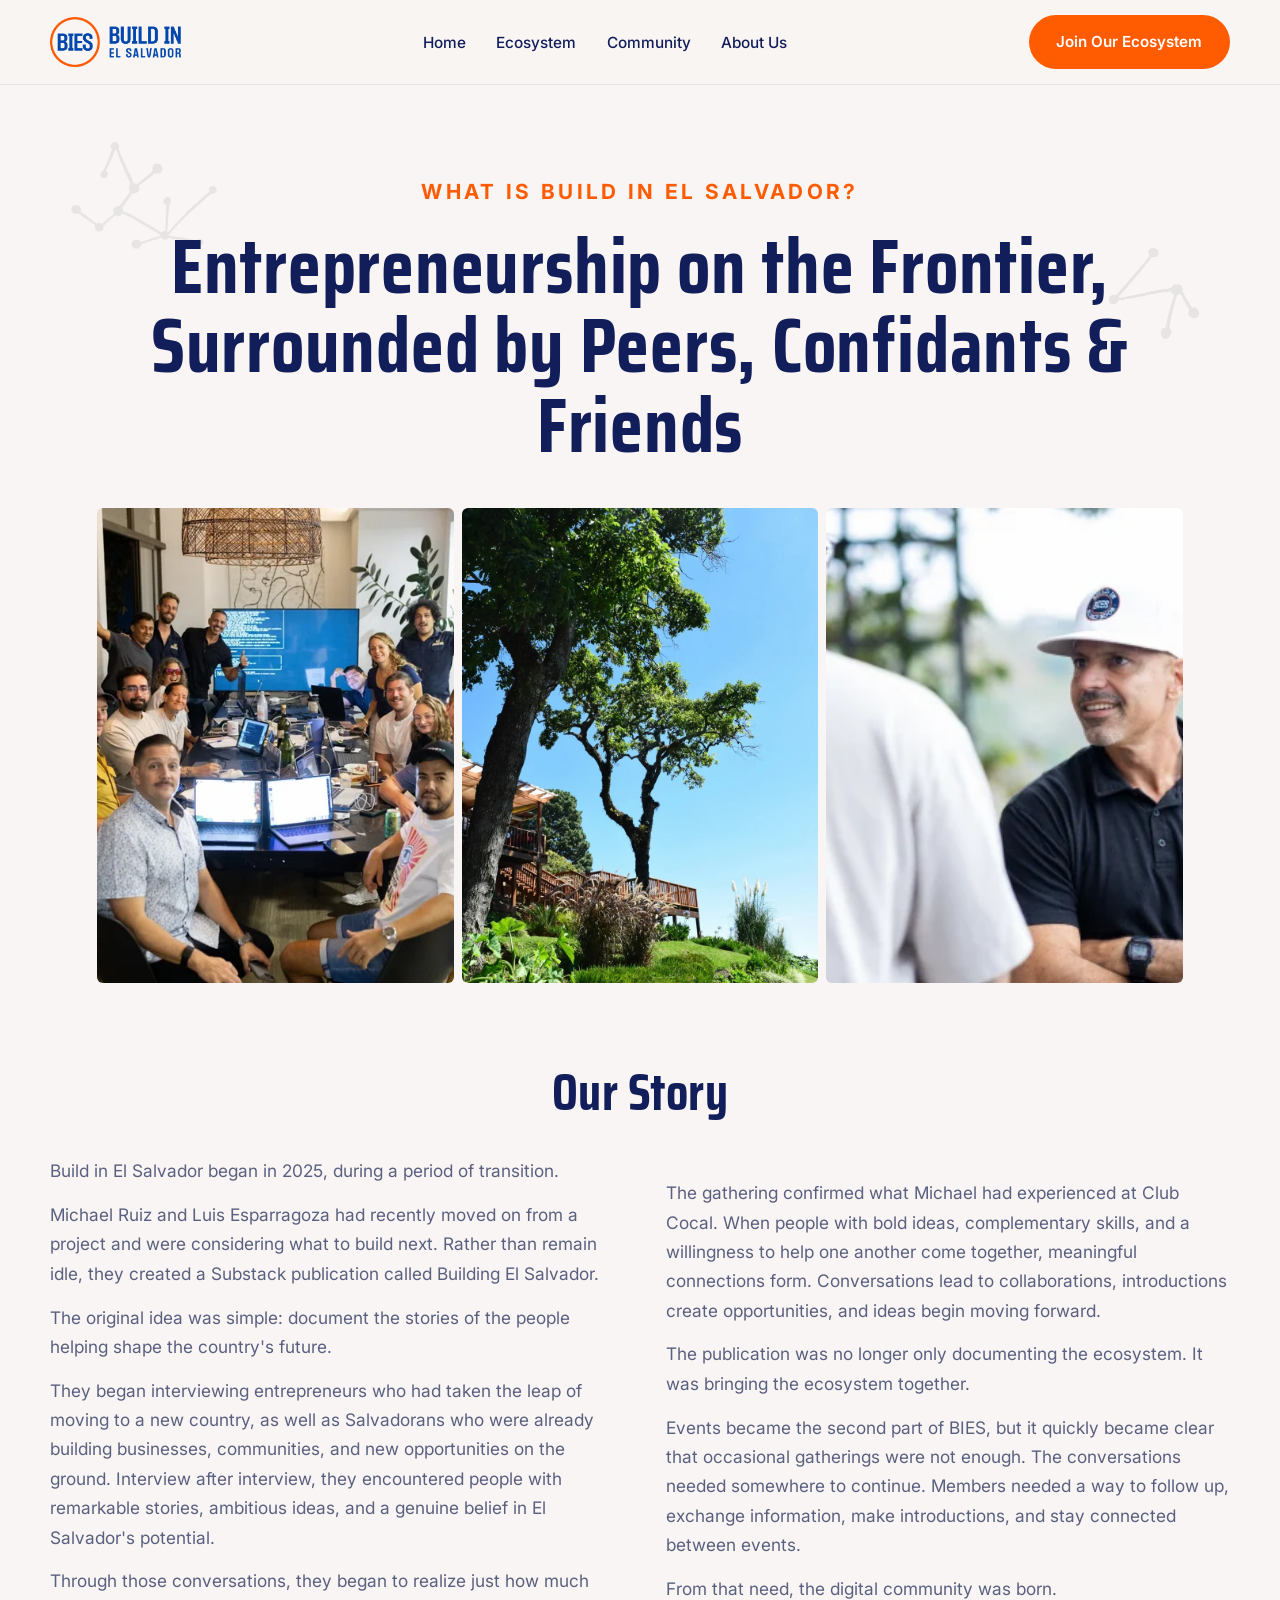
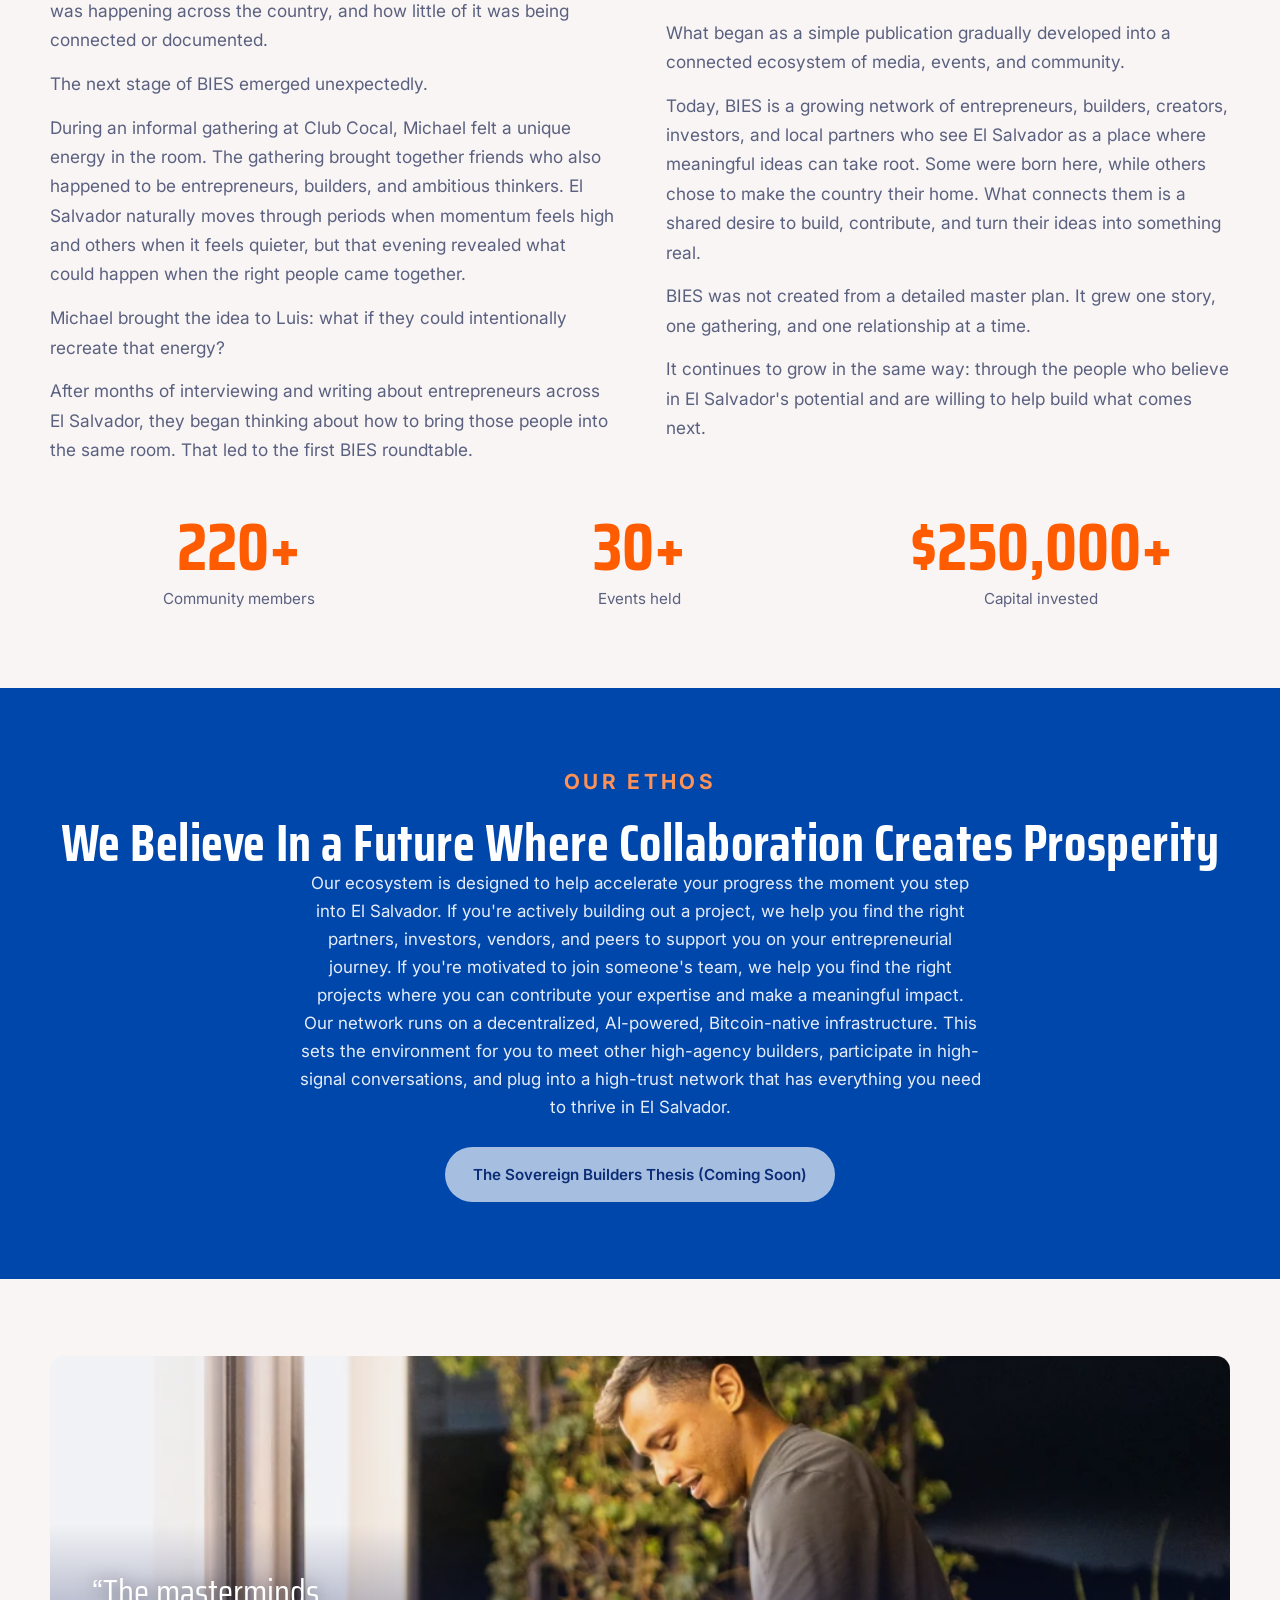
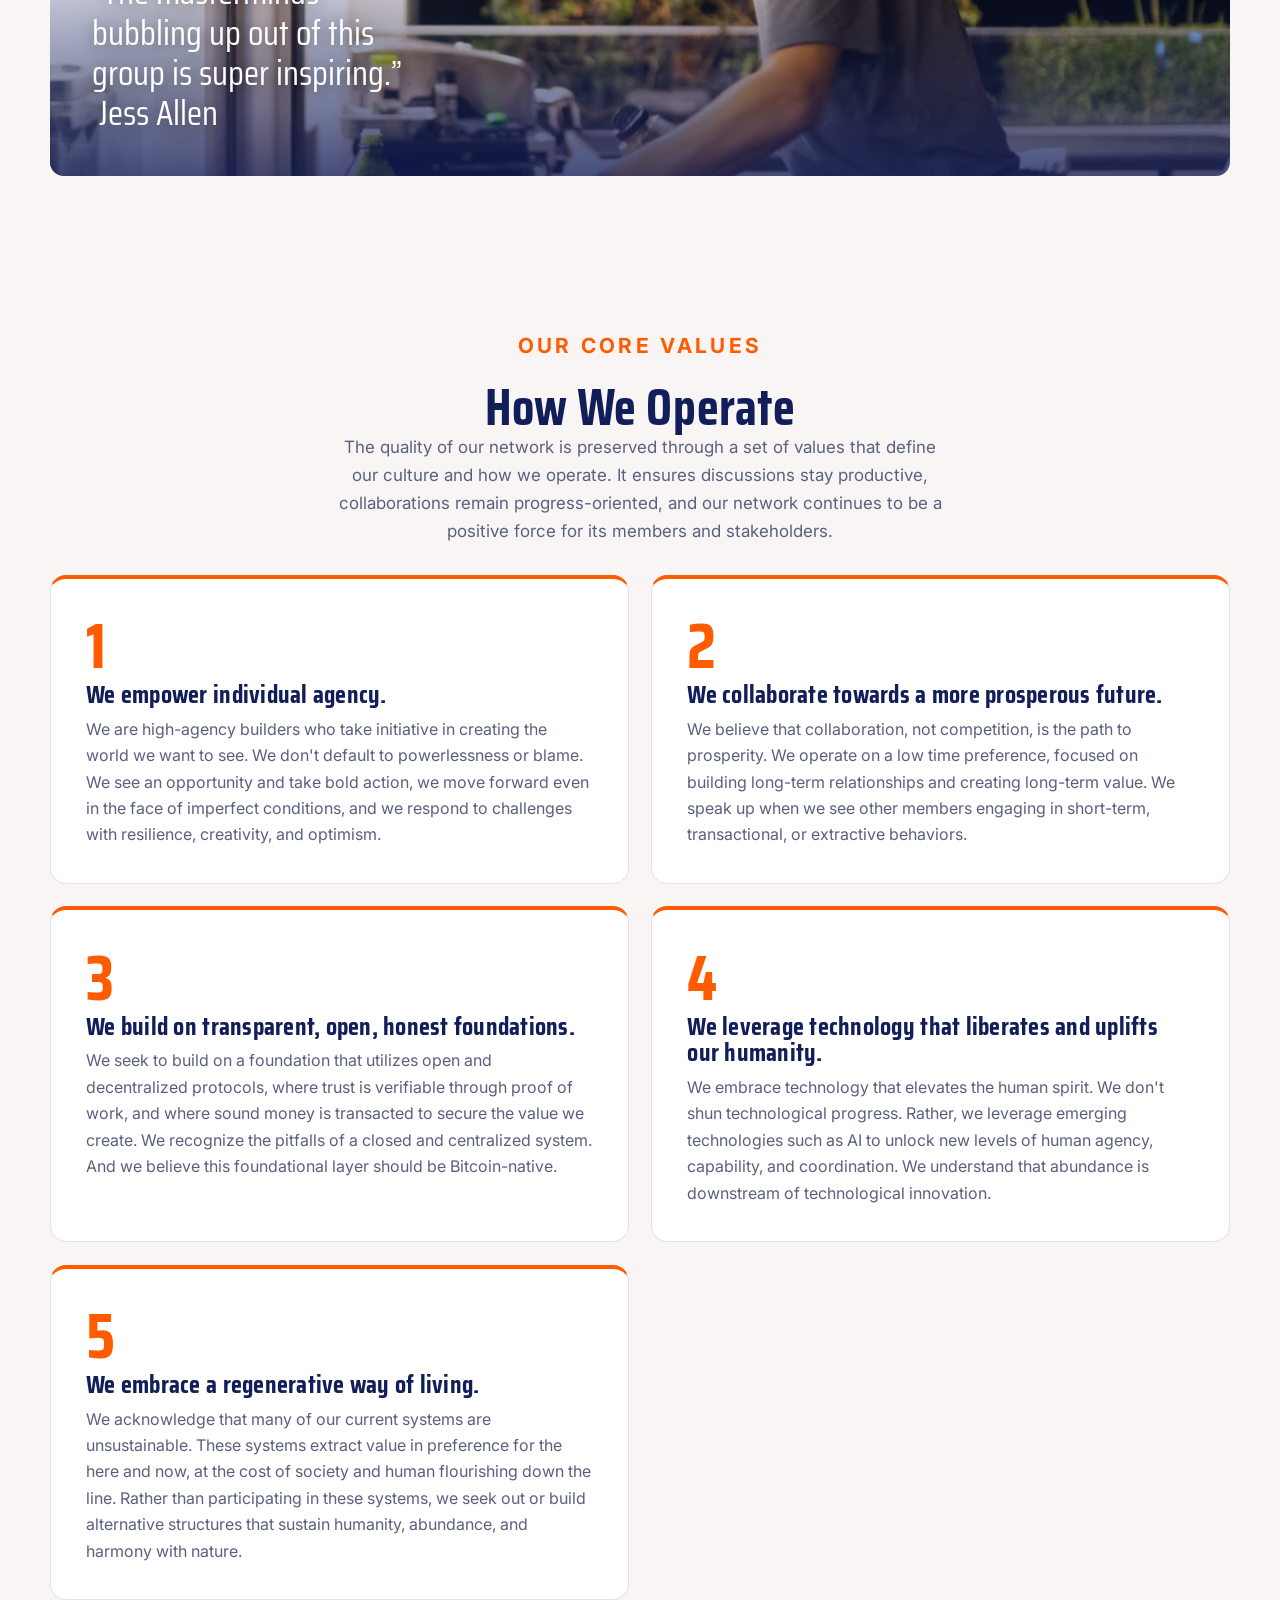
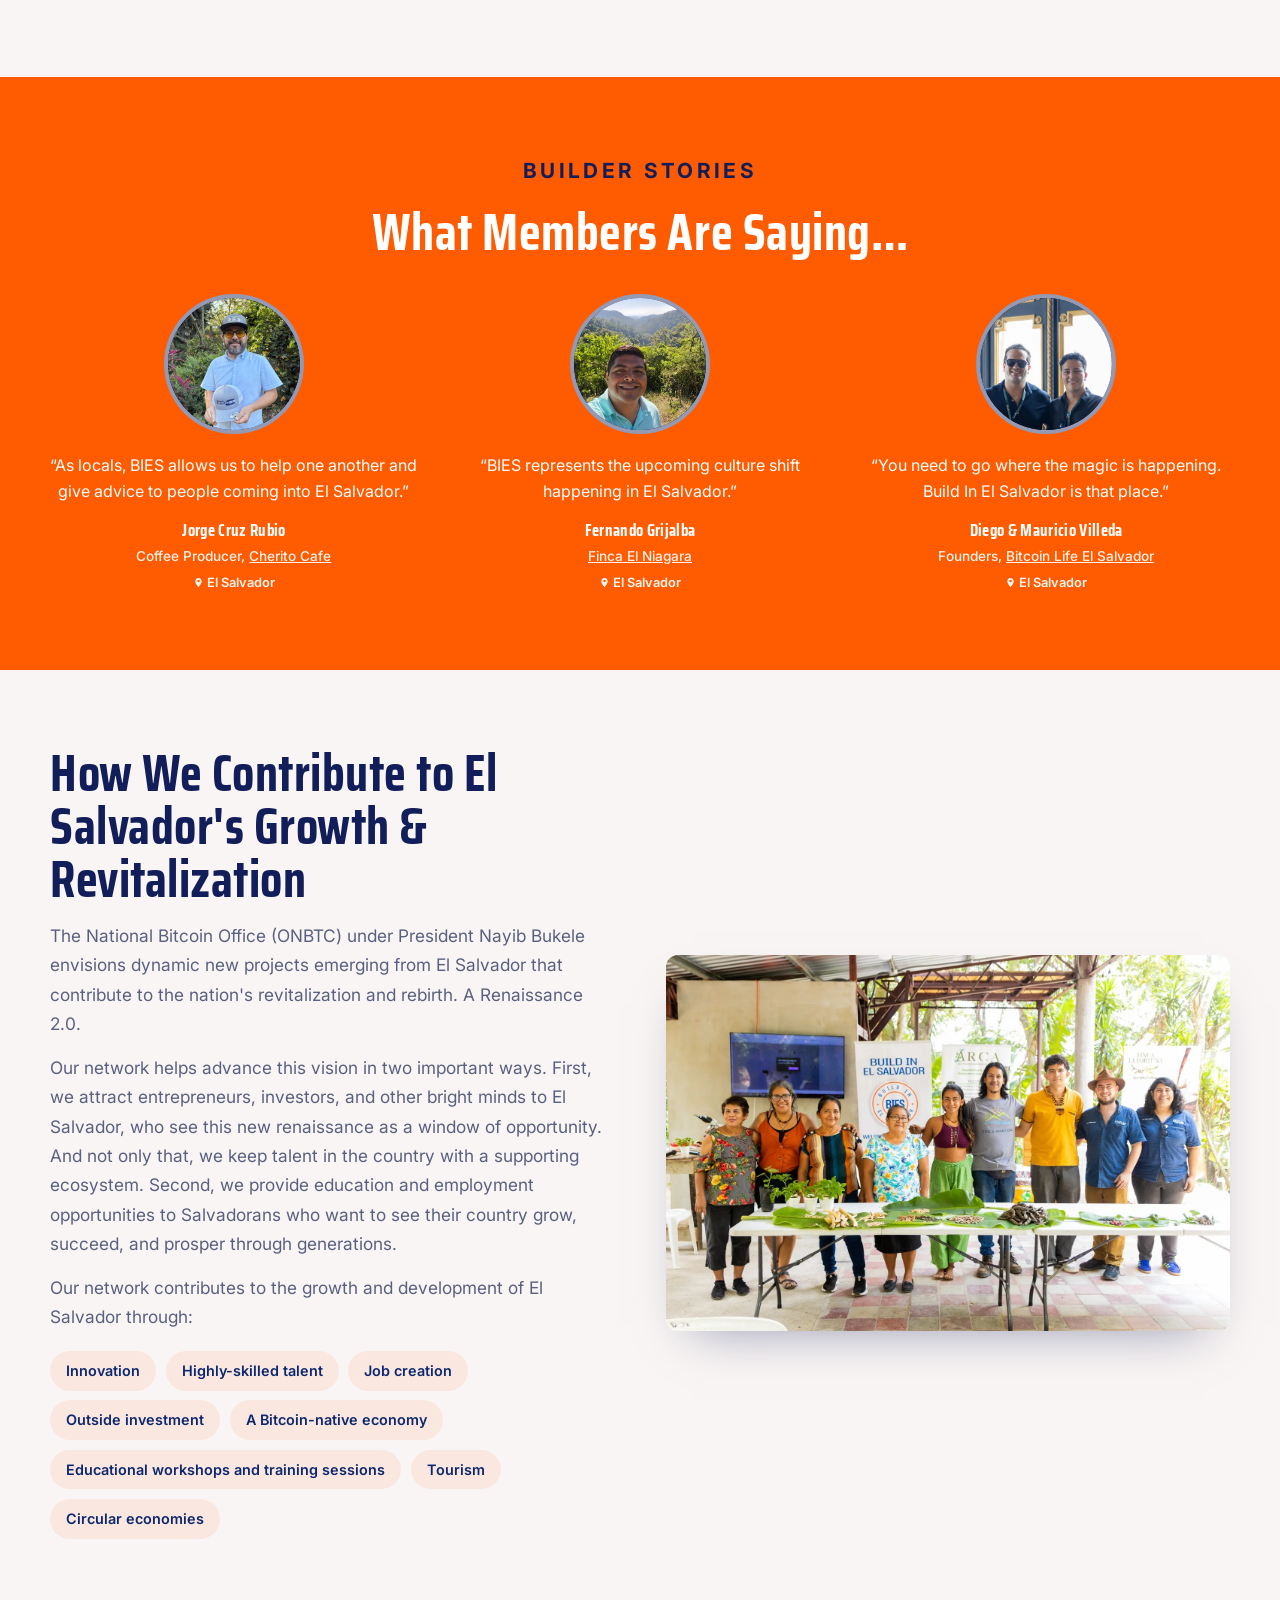
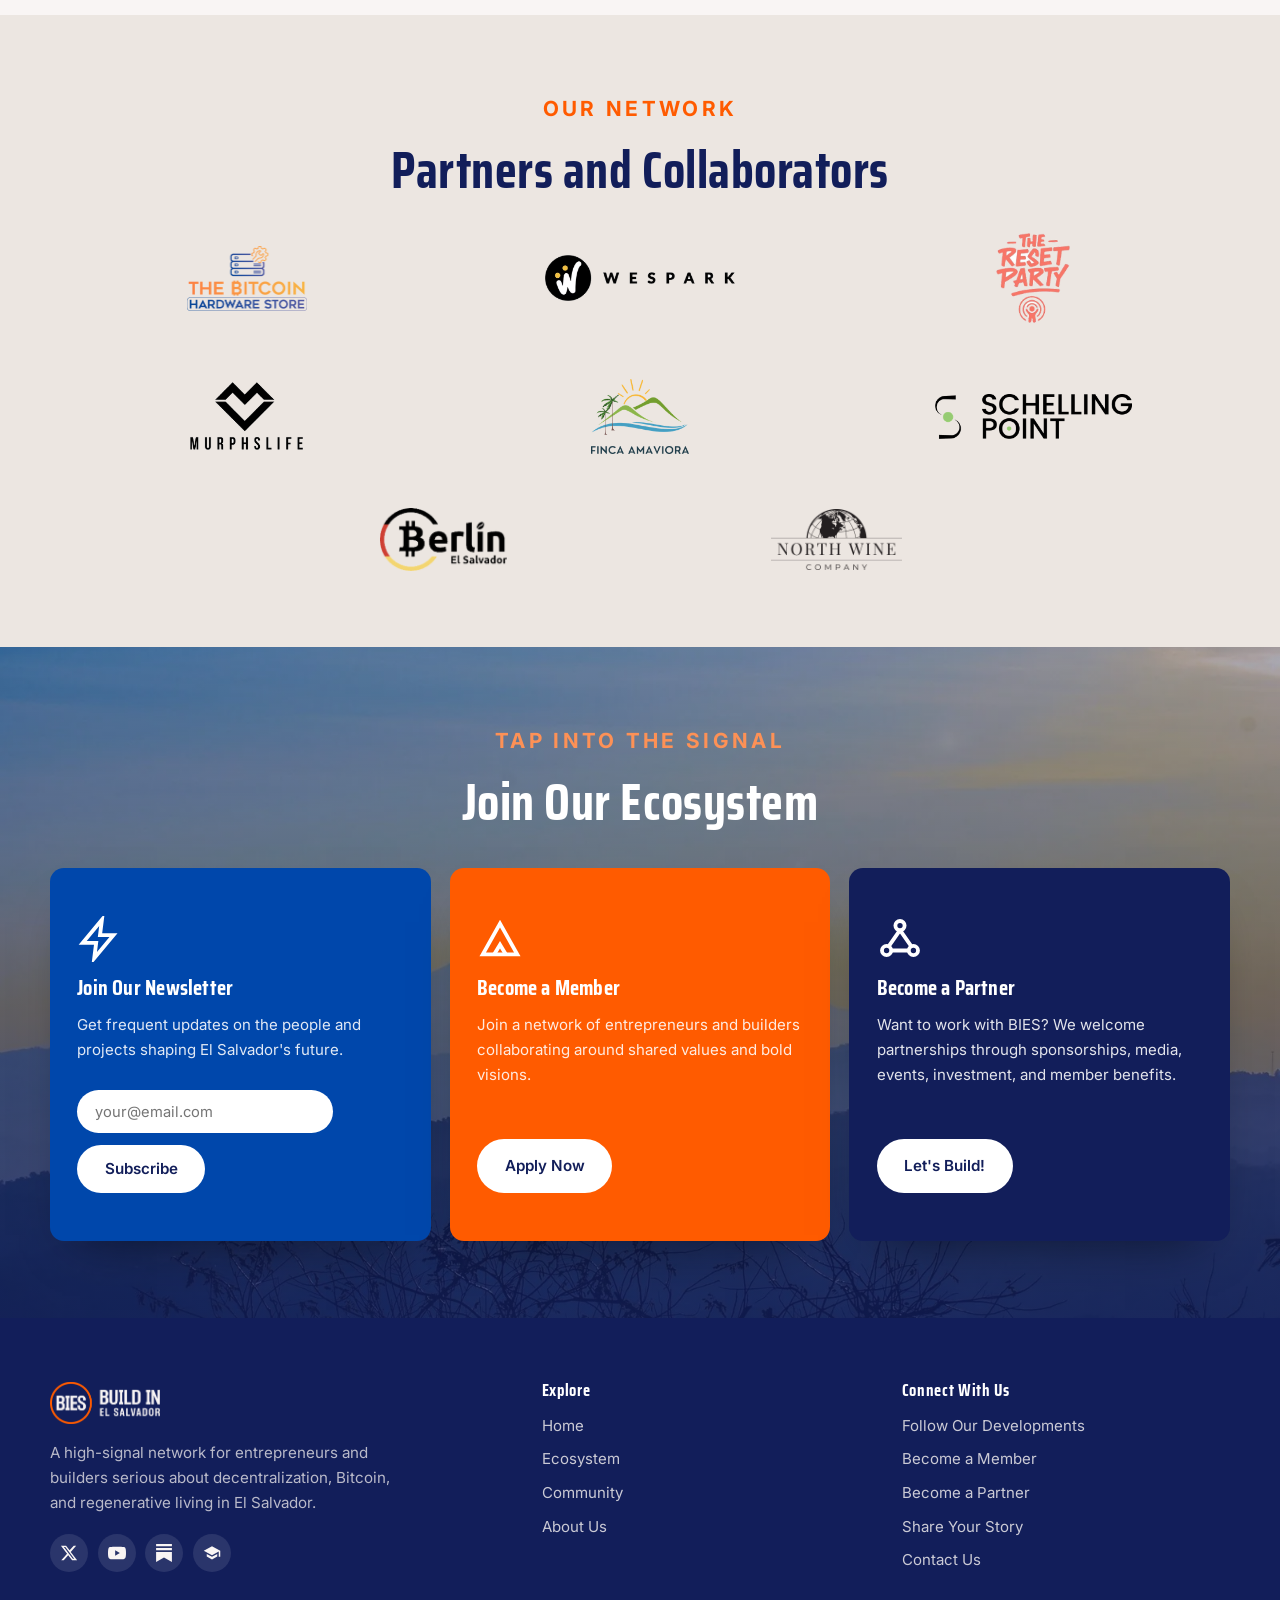
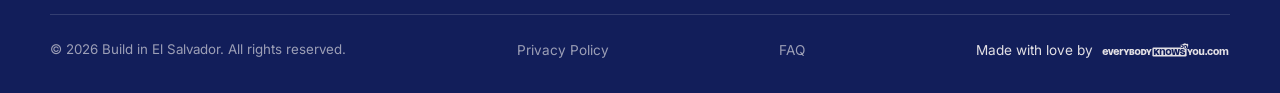
<file: about.html>
<!DOCTYPE html>
<html lang="en">
<head>
<meta charset="UTF-8">
<meta name="viewport" content="width=device-width, initial-scale=1.0">
<title>About Build in El Salvador | Entrepreneurship on the Frontier</title>
<meta name="description" content="How Build in El Salvador grew from an informal gathering into a 220+ member network for mission-driven entrepreneurs. Founded by Michael Ruiz.">
<meta name="keywords" content="Build in El Salvador, BIES, El Salvador entrepreneurs, Bitcoin El Salvador, builders network, decentralization, regenerative living, startup community El Salvador, Bitcoin-native network, entrepreneur community">

<link rel="canonical" href="https://buildinelsalvador.com/about.html">
<link rel="alternate" hreflang="en" href="https://buildinelsalvador.com/about.html">
<link rel="alternate" hreflang="x-default" href="https://buildinelsalvador.com/about.html">

<meta property="og:title" content="About Build in El Salvador | Entrepreneurship on the Frontier">
<meta property="og:description" content="How Build in El Salvador grew from an informal gathering into a 220+ member network for mission-driven entrepreneurs. Founded by Michael Ruiz.">
<meta property="og:type" content="website">
<meta property="og:url" content="https://buildinelsalvador.com/about.html">
<meta property="og:image" content="https://buildinelsalvador.com/assets/images/social-share/og-home.jpg">
<meta property="og:image:width" content="1200">
<meta property="og:image:height" content="630">
<meta property="og:site_name" content="Build in El Salvador">
<meta property="og:locale" content="en_US">

<meta name="twitter:card" content="summary_large_image">
<meta name="twitter:title" content="About Build in El Salvador | Entrepreneurship on the Frontier">
<meta name="twitter:description" content="How Build in El Salvador grew from an informal gathering into a 220+ member network for mission-driven entrepreneurs. Founded by Michael Ruiz.">
<meta name="twitter:image" content="https://buildinelsalvador.com/assets/images/social-share/og-home.jpg">

<meta name="robots" content="index, follow, max-image-preview:large, max-snippet:-1, max-video-preview:-1">
<meta name="author" content="Build in El Salvador">
<meta name="theme-color" content="#0047AB">
<meta name="geo.region" content="SV">
<meta name="geo.placename" content="El Salvador">
<meta http-equiv="content-language" content="en">

<link rel="icon" href="/favicon.ico?v=2" sizes="any">
<link rel="icon" type="image/png" sizes="32x32" href="/favicon-32x32.png?v=2">
<link rel="icon" type="image/png" sizes="16x16" href="/favicon-16x16.png?v=2">
<link rel="apple-touch-icon" sizes="180x180" href="/apple-touch-icon.png?v=2">
<link rel="manifest" href="/site.webmanifest?v=2">
<link rel="alternate" type="text/plain" title="llms.txt" href="https://buildinelsalvador.com/llms.txt">

<link rel="preconnect" href="https://fonts.googleapis.com">
<link rel="preconnect" href="https://fonts.gstatic.com" crossorigin>
<link rel="preload" as="style" href="https://fonts.googleapis.com/css2?family=Saira+Condensed:wght@500;600;700&family=Inter:wght@400;500;600;700&display=swap">
<link rel="stylesheet" href="https://fonts.googleapis.com/css2?family=Saira+Condensed:wght@500;600;700&family=Inter:wght@400;500;600;700&display=swap" media="print" onload="this.media='all'">
<noscript><link rel="stylesheet" href="https://fonts.googleapis.com/css2?family=Saira+Condensed:wght@500;600;700&family=Inter:wght@400;500;600;700&display=swap"></noscript>

<link rel="stylesheet" href="assets/css/tokens.css?v=ea01794f">
<link rel="stylesheet" href="assets/css/styles.css?v=ea01794f">
<script type="application/ld+json">{
  "@context": "https://schema.org",
  "@graph": [
    {
      "@type": "Organization",
      "@id": "https://buildinelsalvador.com/#org",
      "name": "Build in El Salvador",
      "alternateName": [
        "BIES"
      ],
      "url": "https://buildinelsalvador.com/",
      "logo": "https://buildinelsalvador.com/assets/images/logos/logo-lockup.webp",
      "image": "https://buildinelsalvador.com/assets/images/social-share/og-home.jpg",
      "slogan": "The high-signal network for entrepreneurs and builders in El Salvador.",
      "description": "Build in El Salvador (BIES), which stands for Building In El Salvador, is a high-signal network and coordination layer that connects entrepreneurs and builders to the right people, resources, and capital so they can take action and move their vision forward from day one in El Salvador. BIES is built for mission-driven entrepreneurs.",
      "foundingDate": "2025",
      "areaServed": [
        "SV"
      ],
      "knowsLanguage": [
        "en"
      ],
      "knowsAbout": [
        "Entrepreneurship",
        "Bitcoin",
        "Decentralization",
        "Regenerative living",
        "Community building",
        "El Salvador"
      ],
      "email": "info@buildinelsalvador.com",
      "founder": {
        "@type": "Person",
        "name": "Michael Ruiz"
      },
      "address": {
        "@type": "PostalAddress",
        "addressCountry": "SV"
      },
      "makesOffer": {
        "@type": "Offer",
        "priceCurrency": "USD",
        "price": "100",
        "url": "https://calendly.com/sovmindset/new-meeting",
        "itemOffered": {
          "@type": "Service",
          "name": "El Salvador business and investment consultancy call",
          "description": "Personalized guidance on doing business, investing, or building in El Salvador, via Zoom or WhatsApp."
        }
      },
      "hasOfferCatalog": {
        "@id": "https://buildinelsalvador.com/#catalog"
      },
      "sameAs": [
        "https://x.com/BuildInES",
        "https://www.youtube.com/@Buildinelsalvador",
        "https://buildinelsalvador.substack.com/",
        "https://www.skool.com/build-in-el-salvador-2170/about",
        "https://app.buildinelsalvador.com/"
      ]
    },
    {
      "@type": [
        "ProfessionalService",
        "LocalBusiness"
      ],
      "@id": "https://buildinelsalvador.com/#service",
      "name": "Build in El Salvador",
      "parentOrganization": {
        "@id": "https://buildinelsalvador.com/#org"
      },
      "description": "A high-signal network and coordination layer for entrepreneurs and builders in El Salvador, connecting members to the people, resources, and capital they need to move their projects forward.",
      "url": "https://buildinelsalvador.com/",
      "image": "https://buildinelsalvador.com/assets/images/social-share/og-home.jpg",
      "logo": "https://buildinelsalvador.com/assets/images/logos/logo-lockup.webp",
      "email": "info@buildinelsalvador.com",
      "address": {
        "@type": "PostalAddress",
        "addressCountry": "SV"
      },
      "areaServed": [
        {
          "@type": "Country",
          "name": "El Salvador"
        }
      ],
      "serviceType": [
        "Entrepreneur network",
        "Community building",
        "Events and workshops",
        "Media and content"
      ],
      "hasOfferCatalog": {
        "@id": "https://buildinelsalvador.com/#catalog"
      }
    },
    {
      "@type": "OfferCatalog",
      "@id": "https://buildinelsalvador.com/#catalog",
      "name": "What BIES offers its members",
      "itemListElement": [
        {
          "@type": "Offer",
          "itemOffered": {
            "@type": "Service",
            "name": "Builder Spotlight newsletter",
            "description": "A newsletter highlighting the builders in the BIES community and the projects they are working on in El Salvador.",
            "provider": {
              "@id": "https://buildinelsalvador.com/#org"
            }
          }
        },
        {
          "@type": "Offer",
          "itemOffered": {
            "@type": "Service",
            "name": "YouTube broadcast",
            "description": "Conversations with the builders, thinkers, and entrepreneurs shaping El Salvador's future.",
            "provider": {
              "@id": "https://buildinelsalvador.com/#org"
            }
          }
        },
        {
          "@type": "Offer",
          "itemOffered": {
            "@type": "Service",
            "name": "Workshops, roundtables, and retreats",
            "description": "In-person events where members meet, exchange ideas, and build high-trust relationships beyond the digital realm.",
            "provider": {
              "@id": "https://buildinelsalvador.com/#org"
            }
          }
        },
        {
          "@type": "Offer",
          "itemOffered": {
            "@type": "Service",
            "name": "Private digital community",
            "description": "A high-signal digital HQ where builders connect, collaborate, coordinate, and interact economically.",
            "provider": {
              "@id": "https://buildinelsalvador.com/#org"
            }
          }
        },
        {
          "@type": "Offer",
          "itemOffered": {
            "@type": "Service",
            "name": "BIES-certified vendor network (coming soon)",
            "description": "A vetted network of trusted vendors to help members move their projects forward.",
            "provider": {
              "@id": "https://buildinelsalvador.com/#org"
            }
          }
        },
        {
          "@type": "Offer",
          "itemOffered": {
            "@type": "Service",
            "name": "BIES project directory (coming soon)",
            "description": "A directory of active projects emerging from the BIES ecosystem, for finding partners, investors, and teammates.",
            "provider": {
              "@id": "https://buildinelsalvador.com/#org"
            }
          }
        }
      ]
    },
    {
      "@type": "WebSite",
      "@id": "https://buildinelsalvador.com/#website",
      "url": "https://buildinelsalvador.com/",
      "name": "Build in El Salvador",
      "inLanguage": "en",
      "publisher": {
        "@id": "https://buildinelsalvador.com/#org"
      },
      "about": {
        "@id": "https://buildinelsalvador.com/#org"
      }
    }
  ]
}</script>
</head>
<body>
<header class="site-header">
  <nav class="nav wrap" aria-label="Main">
    <a class="brand" href="index.html" aria-label="Build in El Salvador home">
      <img src="assets/images/logos/logo-lockup.webp" alt="Build in El Salvador" width="900" height="343">
    </a>
    <ul class="nav-links"><li><a href="index.html">Home</a></li><li><a href="membership.html">Ecosystem</a></li><li><a href="stories.html">Community</a></li><li><a href="about.html" aria-current="page">About Us</a></li></ul>
    <div class="nav-cta">
      <a class="btn btn-orange" href="membership.html#join">Join Our Ecosystem</a>
      <button class="nav-toggle" aria-label="Open menu" aria-expanded="false"><span></span><span></span><span></span></button>
    </div>
  </nav>
</header>

<main>
<section class="hero wrap has-decor reveal" style="padding-bottom:1.2rem">
  <img class="decor conn conn-b" src="assets/images/icons/connector-1.webp" alt="" aria-hidden="true" style="top:5%;left:1%;width:clamp(120px,13vw,190px)">
  <img class="decor conn conn-a" src="assets/images/icons/connector-4.webp" alt="" aria-hidden="true" style="top:16%;right:1.5%;width:clamp(85px,9vw,140px)">
  <span class="eyebrow">What is Build in El Salvador?</span>
  <h1>Entrepreneurship on the Frontier, Surrounded by Peers, Confidants &amp; Friends</h1>
  <div class="photo-strip cols-3" style="margin-bottom:clamp(1rem,2vw,1.75rem)">
    <img src="assets/images/hero/about-1.webp" alt="BIES community gathering" fetchpriority="high">
    <img src="assets/images/hero/about-2.webp" alt="The landscape of El Salvador">
    <img src="assets/images/hero/about-3.webp" alt="BIES builders in conversation">
  </div>
</section>

<section class="section wrap" style="padding-top:clamp(1.5rem,3vw,2.5rem)">
  <div class="center" style="max-width:62ch;margin:0 auto 1.4rem">
    <h2>Our Story</h2>
  </div>
  <div class="split reveal">
    <div class="copy">
      <p>Build in El Salvador began in 2025, during a period of transition.</p>
      <p>Michael Ruiz and Luis Esparragoza had recently moved on from a project and were considering what to build next. Rather than remain idle, they created a Substack publication called Building El Salvador.</p>
      <p>The original idea was simple: document the stories of the people helping shape the country's future.</p>
      <p>They began interviewing entrepreneurs who had taken the leap of moving to a new country, as well as Salvadorans who were already building businesses, communities, and new opportunities on the ground. Interview after interview, they encountered people with remarkable stories, ambitious ideas, and a genuine belief in El Salvador's potential.</p>
      <p>Through those conversations, they began to realize just how much was happening across the country, and how little of it was being connected or documented.</p>
      <p>The next stage of BIES emerged unexpectedly.</p>
      <p>During an informal gathering at Club Cocal, Michael felt a unique energy in the room. The gathering brought together friends who also happened to be entrepreneurs, builders, and ambitious thinkers. El Salvador naturally moves through periods when momentum feels high and others when it feels quieter, but that evening revealed what could happen when the right people came together.</p>
      <p>Michael brought the idea to Luis: what if they could intentionally recreate that energy?</p>
      <p>After months of interviewing and writing about entrepreneurs across El Salvador, they began thinking about how to bring those people into the same room. That led to the first BIES roundtable.</p>
    </div>
    <div class="copy">
      <p>The gathering confirmed what Michael had experienced at Club Cocal. When people with bold ideas, complementary skills, and a willingness to help one another come together, meaningful connections form. Conversations lead to collaborations, introductions create opportunities, and ideas begin moving forward.</p>
      <p>The publication was no longer only documenting the ecosystem. It was bringing the ecosystem together.</p>
      <p>Events became the second part of BIES, but it quickly became clear that occasional gatherings were not enough. The conversations needed somewhere to continue. Members needed a way to follow up, exchange information, make introductions, and stay connected between events.</p>
      <p>From that need, the digital community was born.</p>
      <p>What began as a simple publication gradually developed into a connected ecosystem of media, events, and community.</p>
      <p>Today, BIES is a growing network of entrepreneurs, builders, creators, investors, and local partners who see El Salvador as a place where meaningful ideas can take root. Some were born here, while others chose to make the country their home. What connects them is a shared desire to build, contribute, and turn their ideas into something real.</p>
      <p>BIES was not created from a detailed master plan. It grew one story, one gathering, and one relationship at a time.</p>
      <p>It continues to grow in the same way: through the people who believe in El Salvador's potential and are willing to help build what comes next.</p>
    </div>
  </div>
  <div class="stats reveal" style="margin-top:3rem">
    <div class="stat"><div class="num">220+</div><div class="lbl">Community members</div></div>
    <div class="stat"><div class="num">30+</div><div class="lbl">Events held</div></div>
    <div class="stat"><div class="num">$250,000+</div><div class="lbl">Capital invested</div></div>
  </div>
</section>

<section class="band band-blue">
  <div class="wrap center reveal">
    <span class="eyebrow on-blue">Our Ethos</span>
    <h2>We Believe In a Future Where Collaboration Creates Prosperity</h2>
    <p class="lead">Our ecosystem is designed to help accelerate your progress the moment you step into El Salvador. If you're actively building out a project, we help you find the right partners, investors, vendors, and peers to support you on your entrepreneurial journey. If you're motivated to join someone's team, we help you find the right projects where you can contribute your expertise and make a meaningful impact.</p>
    <p class="lead">Our network runs on a decentralized, AI-powered, Bitcoin-native infrastructure. This sets the environment for you to meet other high-agency builders, participate in high-signal conversations, and plug into a high-trust network that has everything you need to thrive in El Salvador.</p>
    <span class="btn btn-white" style="margin-top:1.6rem;opacity:.65;cursor:default">The Sovereign Builders Thesis (Coming Soon)</span>
  </div>
</section>

<section class="section wrap">
  <div class="quote-hero reveal">
    <img src="assets/images/gallery/ethos.webp" alt="BIES members collaborating" loading="lazy">
    <p class="q">&ldquo;The masterminds bubbling up out of this group is super inspiring.&rdquo; &nbsp;Jess Allen</p>
  </div>
</section>

<section class="section wrap">
  <div class="center" style="max-width:62ch;margin:0 auto 1.4rem">
    <span class="eyebrow">Our Core Values</span>
    <h2>How We Operate</h2>
    <p class="lead">The quality of our network is preserved through a set of values that define our culture and how we operate. It ensures discussions stay productive, collaborations remain progress-oriented, and our network continues to be a positive force for its members and stakeholders.</p>
  </div>
  <div class="value-cards"><div class="vcard reveal"><span class="vnum">1</span><h4>We empower individual agency.</h4><p>We are high-agency builders who take initiative in creating the world we want to see. We don't default to powerlessness or blame. We see an opportunity and take bold action, we move forward even in the face of imperfect conditions, and we respond to challenges with resilience, creativity, and optimism.</p></div><div class="vcard reveal"><span class="vnum">2</span><h4>We collaborate towards a more prosperous future.</h4><p>We believe that collaboration, not competition, is the path to prosperity. We operate on a low time preference, focused on building long-term relationships and creating long-term value. We speak up when we see other members engaging in short-term, transactional, or extractive behaviors.</p></div><div class="vcard reveal"><span class="vnum">3</span><h4>We build on transparent, open, honest foundations.</h4><p>We seek to build on a foundation that utilizes open and decentralized protocols, where trust is verifiable through proof of work, and where sound money is transacted to secure the value we create. We recognize the pitfalls of a closed and centralized system. And we believe this foundational layer should be Bitcoin-native.</p></div><div class="vcard reveal"><span class="vnum">4</span><h4>We leverage technology that liberates and uplifts our humanity.</h4><p>We embrace technology that elevates the human spirit. We don't shun technological progress. Rather, we leverage emerging technologies such as AI to unlock new levels of human agency, capability, and coordination. We understand that abundance is downstream of technological innovation.</p></div><div class="vcard reveal"><span class="vnum">5</span><h4>We embrace a regenerative way of living.</h4><p>We acknowledge that many of our current systems are unsustainable. These systems extract value in preference for the here and now, at the cost of society and human flourishing down the line. Rather than participating in these systems, we seek out or build alternative structures that sustain humanity, abundance, and harmony with nature.</p></div></div>
</section>


<section class="band band-orange testimonials">
  <div class="wrap center">
    <span class="eyebrow on-blue">Builder Stories</span>
    <h2>What Members Are Saying…</h2>
    <div class="grid3">
        <figure class="tcard reveal">
          <img class="avatar" src="assets/images/testimonials/jorge.webp" alt="Jorge Cruz Rubio" loading="lazy" width="140" height="140">
          <blockquote><p>&ldquo;As locals, BIES allows us to help one another and give advice to people coming into El Salvador.&rdquo;</p></blockquote>
          <figcaption class="who"><b>Jorge Cruz Rubio</b><span>Coffee Producer, <a href="https://www.cheritocafe.com" target="_blank" rel="noopener">Cherito Cafe</a></span><span class="loc"><svg viewBox="0 0 24 24" width="11" height="11" aria-hidden="true" style="vertical-align:-1px;margin-right:3px;fill:currentColor"><path d="M12 2C8 2 5 5 5 9c0 5 7 13 7 13s7-8 7-13c0-4-3-7-7-7zm0 9.5A2.5 2.5 0 1 1 12 6a2.5 2.5 0 0 1 0 5.5z"/></svg>El Salvador</span></figcaption>
        </figure>
        <figure class="tcard reveal">
          <img class="avatar" src="assets/images/testimonials/fernando.webp" alt="Fernando Grijalba" loading="lazy" width="140" height="140">
          <blockquote><p>&ldquo;BIES represents the upcoming culture shift happening in El Salvador.&rdquo;</p></blockquote>
          <figcaption class="who"><b>Fernando Grijalba</b><span><a href="https://www.instagram.com/elniagaracomasagua/" target="_blank" rel="noopener">Finca El Niagara</a></span><span class="loc"><svg viewBox="0 0 24 24" width="11" height="11" aria-hidden="true" style="vertical-align:-1px;margin-right:3px;fill:currentColor"><path d="M12 2C8 2 5 5 5 9c0 5 7 13 7 13s7-8 7-13c0-4-3-7-7-7zm0 9.5A2.5 2.5 0 1 1 12 6a2.5 2.5 0 0 1 0 5.5z"/></svg>El Salvador</span></figcaption>
        </figure>
        <figure class="tcard reveal">
          <img class="avatar" src="assets/images/testimonials/villeda.webp" alt="Diego &amp; Mauricio Villeda" loading="lazy" width="140" height="140">
          <blockquote><p>&ldquo;You need to go where the magic is happening. Build In El Salvador is that place.&rdquo;</p></blockquote>
          <figcaption class="who"><b>Diego &amp; Mauricio Villeda</b><span>Founders, <a href="https://www.bitcoinlife.sv/" target="_blank" rel="noopener">Bitcoin Life El Salvador</a></span><span class="loc"><svg viewBox="0 0 24 24" width="11" height="11" aria-hidden="true" style="vertical-align:-1px;margin-right:3px;fill:currentColor"><path d="M12 2C8 2 5 5 5 9c0 5 7 13 7 13s7-8 7-13c0-4-3-7-7-7zm0 9.5A2.5 2.5 0 1 1 12 6a2.5 2.5 0 0 1 0 5.5z"/></svg>El Salvador</span></figcaption>
        </figure></div>
  </div>
</section>


<section class="section wrap">
  <div class="split media-left reveal">
    <img src="assets/images/gallery/contribute.webp" alt="BIES community group photo in El Salvador" loading="lazy">
    <div class="copy">
      <h2>How We Contribute to El Salvador's Growth &amp; Revitalization</h2>
      <p>The National Bitcoin Office (ONBTC) under President Nayib Bukele envisions dynamic new projects emerging from El Salvador that contribute to the nation's revitalization and rebirth. A Renaissance 2.0.</p>
      <p>Our network helps advance this vision in two important ways. First, we attract entrepreneurs, investors, and other bright minds to El Salvador, who see this new renaissance as a window of opportunity. And not only that, we keep talent in the country with a supporting ecosystem. Second, we provide education and employment opportunities to Salvadorans who want to see their country grow, succeed, and prosper through generations.</p>
      <p>Our network contributes to the growth and development of El Salvador through:</p>
      <ul class="chips"><li>Innovation</li><li>Highly-skilled talent</li><li>Job creation</li><li>Outside investment</li><li>A Bitcoin-native economy</li><li>Educational workshops and training sessions</li><li>Tourism</li><li>Circular economies</li></ul>
    </div>
  </div>
</section>

<section class="band band-gray">
  <div class="wrap">
  <div class="center" style="max-width:62ch;margin:0 auto 1.4rem">
    <span class="eyebrow">Our Network</span>
    <h2>Partners and Collaborators</h2>
  </div>
  <div class="logo-strip reveal">
    <span><a href="https://tbhs.sv/" target="_blank" rel="noopener"><img src="assets/images/partners/the-bitcoin-hardware-store.webp" alt="The Bitcoin Hardware Store" loading="lazy" style="--lh:0.77"></a></span>
    <span><a href="https://www.wespark.io/" target="_blank" rel="noopener"><img src="assets/images/partners/wespark.webp" alt="WeSpark" loading="lazy" style="--lh:0.55"></a></span>
    <span><a href="https://www.instagram.com/the_resetparty/" target="_blank" rel="noopener"><img src="assets/images/partners/the-reset-party.webp" alt="The Reset Party" loading="lazy" style="--lh:1.09"></a></span>
    <span><a href="https://www.murphslifefoundation.com/" target="_blank" rel="noopener"><img src="assets/images/partners/murphslife.webp" alt="MurphsLife" loading="lazy" style="--lh:0.81"></a></span>
    <span><a href="https://fincaamaviora.com/en" target="_blank" rel="noopener"><img src="assets/images/partners/finca-amaviora.webp" alt="Finca Amaviora" loading="lazy" style="--lh:0.9"></a></span>
    <span><a href="https://schellingpoint.xyz/" target="_blank" rel="noopener"><img src="assets/images/partners/schelling-point.webp" alt="Schelling Point" loading="lazy" style="--lh:0.54"></a></span>
    <span><a href="https://www.bitcoinberlinsv.com/" target="_blank" rel="noopener"><img src="assets/images/partners/berlin-el-salvador.webp" alt="Berlin El Salvador" loading="lazy" style="--lh:0.74"></a></span>
    <span><a href="https://www.north.wine/" target="_blank" rel="noopener"><img src="assets/images/partners/north-wine.webp" alt="North Wine Company" loading="lazy" style="--lh:0.73"></a></span>
  </div>
  </div>
</section>


<section class="signal" id="join">
  <img class="bg" src="assets/images/hero/cta-bg.webp" alt="Volcano at sunset in El Salvador" loading="lazy">
  <div class="inner wrap">
    <span class="eyebrow on-navy">Tap Into the Signal</span>
    <h2>Join Our Ecosystem</h2>
    <div class="cards">
      <div class="scard blue reveal">
        <svg class="ico" viewBox="0 0 24 24" fill="none" stroke="#fff" stroke-width="2" aria-hidden="true"><path d="M13 2 3 14h7l-1 8 10-12h-7l1-8z"/></svg>
        <h3>Join Our Newsletter</h3>
        <p>Get frequent updates on the people and projects shaping El Salvador's future.</p>
        <form class="sub-form" action="https://buildinelsalvador.substack.com/subscribe" method="get" target="_blank" rel="noopener">
          <input type="email" name="email" placeholder="your@email.com" aria-label="Email address" required>
          <button class="btn btn-white" type="submit">Subscribe</button>
        </form>
      </div>
      <div class="scard orange reveal">
        <svg class="ico" viewBox="0 0 24 24" fill="none" stroke="#fff" stroke-width="2" aria-hidden="true"><path d="M3 20 12 4l9 16z"/><path d="M9 20l3-5 3 5"/></svg>
        <h3>Become a Member</h3>
        <p>Join a network of entrepreneurs and builders collaborating around shared values and bold visions.</p>
        <a class="btn btn-white" href="https://tally.so/r/A7O71l" target="_blank" rel="noopener">Apply Now</a>
      </div>
      <div class="scard navy reveal">
        <svg class="ico" viewBox="0 0 24 24" fill="none" stroke="#fff" stroke-width="2" aria-hidden="true"><circle cx="12" cy="5" r="2.4"/><circle cx="5" cy="18" r="2.4"/><circle cx="19" cy="18" r="2.4"/><path d="M12 7.4 6 16M12 7.4 18 16M7.2 18h9.6"/></svg>
        <h3>Become a Partner</h3>
        <p>Want to work with BIES? We welcome partnerships through sponsorships, media, events, investment, and member benefits.</p>
        <a class="btn btn-white" href="https://tally.so/r/vGvXGl" target="_blank" rel="noopener">Let's Build!</a>
      </div>
    </div>
  </div>
</section>

</main>

<footer class="site-footer">
  <div class="wrap">
    <div class="footer-top">
      <div class="fcol">
        <img class="flogo" src="assets/images/logos/logo-lockup-light.webp" alt="Build in El Salvador" width="900" height="343">
        <p>A high-signal network for entrepreneurs and builders serious about decentralization, Bitcoin, and regenerative living in El Salvador.</p>
        <div class="fsocials">
          <a href="https://x.com/BuildInES" target="_blank" rel="noopener" aria-label="X (Twitter)"><svg viewBox="0 0 24 24" fill="currentColor" aria-hidden="true"><path d="M18.244 2.25h3.308l-7.227 8.26 8.502 11.24h-6.66l-5.214-6.817L4.99 21.75H1.68l7.73-8.835L1.254 2.25H8.08l4.713 6.231 5.45-6.231zm-1.161 17.52h1.833L7.084 4.126H5.117z"/></svg></a>
          <a href="https://www.youtube.com/@Buildinelsalvador" target="_blank" rel="noopener" aria-label="YouTube"><svg viewBox="0 0 24 24" fill="currentColor" aria-hidden="true"><path d="M23.498 6.186a3.016 3.016 0 0 0-2.122-2.136C19.505 3.545 12 3.545 12 3.545s-7.505 0-9.377.505A3.017 3.017 0 0 0 .502 6.186C0 8.07 0 12 0 12s0 3.93.502 5.814a3.016 3.016 0 0 0 2.122 2.136c1.871.505 9.376.505 9.376.505s7.505 0 9.377-.505a3.015 3.015 0 0 0 2.122-2.136C24 15.93 24 12 24 12s0-3.93-.502-5.814zM9.545 15.568V8.432L15.818 12l-6.273 3.568z"/></svg></a>
          <a href="https://buildinelsalvador.substack.com/" target="_blank" rel="noopener" aria-label="Substack"><svg viewBox="0 0 24 24" fill="currentColor" aria-hidden="true"><path d="M22.539 8.242H1.46V5.406h21.08v2.836zM1.46 10.812V24L12 18.11 22.54 24V10.812H1.46zM22.54 0H1.46v2.836h21.08V0z"/></svg></a>
          <a href="https://www.skool.com/build-in-el-salvador-2170/about" target="_blank" rel="noopener" aria-label="Skool"><svg viewBox="0 0 24 24" fill="currentColor" aria-hidden="true"><path d="M12 3 1 9l11 6 9-4.91V17h2V9L12 3zM5 13.18v3.5L12 20.5l7-3.82v-3.5l-7 3.82-7-3.82z"/></svg></a>
        </div>
      </div>
      <div class="fcol">
        <h4>Explore</h4>
        <a href="index.html">Home</a>
        <a href="membership.html">Ecosystem</a>
        <a href="stories.html">Community</a>
        <a href="about.html">About Us</a>
      </div>
      <div class="fcol">
        <h4>Connect With Us</h4>
        <a href="https://buildinelsalvador.substack.com/" target="_blank" rel="noopener">Follow Our Developments</a>
        <a href="https://tally.so/r/A7O71l" target="_blank" rel="noopener">Become a Member</a>
        <a href="https://tally.so/r/vGvXGl" target="_blank" rel="noopener">Become a Partner</a>
        <a href="https://tally.so/r/VLBpJJ" target="_blank" rel="noopener">Share Your Story</a>
        <a href="mailto:info@buildinelsalvador.com">Contact Us</a>
      </div>
    </div>
    <div class="footer-bottom">
      <small>&copy; 2026 Build in El Salvador. All rights reserved.</small>
      <a class="fprivacy" href="privacy.html">Privacy Policy</a>
      <a class="fprivacy" href="faq.html">FAQ</a>
      <a class="eky-credit" href="https://everybodyknowsyou.com" target="_blank" rel="noopener" aria-label="Made with love by everybodyknowsyou.com">
        <span class="eky-credit__text">Made with love by</span>
        <svg role="img" aria-label="everybodyknowsyou.com" id="Layer_1" data-name="Layer 1" xmlns="http://www.w3.org/2000/svg" viewBox="0 0 1296.95 160.34">
  <defs>
    <style>
            .cls-1 { fill: var(--eky-bg, #ffffff); }
      .cls-2 { fill: var(--eky-fg, currentColor); }
    </style>
  </defs>
  <g>
    <g>
      <g>
        <rect class="cls-2" x="515.16" y="55.21" width="342.62" height="90.52" rx="12" ry="12"/>
        <path class="cls-1" d="M530.13,71.12h16.6v15.46l-.24,6.96h.32l3.32-4.61,15.14-17.81h19.83l-22.02,25.02,22.18,33.68h-19.92l-13.76-20.73-4.86,5.34v15.38h-16.6v-58.69Z"/>
        <path class="cls-1" d="M604.13,71.12v8.01h.32c4.53-6.23,10.53-9.23,18.54-9.23,12.47,0,18.94,7.29,18.94,22.02v37.89h-16.6v-35.3c0-7.69-2.75-10.85-8.58-10.85-7.21,0-11.82,4.7-11.82,12.14v34h-16.6v-58.69h15.79Z"/>
        <path class="cls-1" d="M647.37,100.43c0-17.57,11.09-30.52,29.31-30.52s29.31,12.95,29.31,30.52-11.09,30.6-29.31,30.6-29.31-13.03-29.31-30.6ZM688.66,100.43c0-9.8-3.81-17.16-11.98-17.16s-11.98,7.37-11.98,17.16,3.81,17.24,11.98,17.24,11.98-7.45,11.98-17.24Z"/>
        <path class="cls-1" d="M705.66,71.12h17.57l6.64,35.62c.41,2.02.73,4.86,1.14,6.88h.32l1.21-6.88,6.88-35.62h18.54l7.45,35.62,1.29,6.88h.32l1.05-6.88,5.99-35.62h17.24l-13.28,58.69h-21.53l-6.64-32.38-1.29-6.88h-.32l-1.21,6.88-6.56,32.38h-21.45l-13.36-58.69Z"/>
        <path class="cls-1" d="M791.81,110.79l17-.08c.57,4.78,3.72,7.53,9.31,7.53,4.61,0,7.85-1.7,7.85-5.26,0-2.67-1.78-4.37-5.59-5.26l-14.09-3.24c-8.98-2.02-13.84-7.77-13.84-16.27,0-11.5,8.99-18.3,24.69-18.3,14.65,0,23.56,6.96,23.8,18.05h-17c-.49-3.32-2.67-5.67-7.69-5.67-4.37,0-7.21,1.54-7.21,4.61,0,2.43,1.7,3.81,5.59,4.7l14.09,3.24c9.23,2.1,14.09,8.18,14.09,16.84,0,12.71-10.28,19.35-24.77,19.35-16.19,0-25.99-7.77-26.23-20.24Z"/>
      </g>
      <g>
        <path class="cls-2" d="M918.06,100.39c0-17.57,11.09-30.52,29.31-30.52s29.31,12.95,29.31,30.52-11.09,30.6-29.31,30.6-29.31-13.03-29.31-30.6ZM959.34,100.39c0-9.8-3.81-17.16-11.98-17.16s-11.98,7.37-11.98,17.16,3.81,17.24,11.98,17.24,11.98-7.45,11.98-17.24Z"/>
        <path class="cls-2" d="M1018.85,129.78v-7.85h-.32c-4.61,6.15-10.52,9.07-17.89,9.07-11.98,0-18.46-7.29-18.46-21.94v-37.97h16.6v35.38c0,7.69,2.83,10.77,8.18,10.77,6.56,0,11.09-4.61,11.09-12.63v-33.52h16.6v58.69h-15.79Z"/>
        <path class="cls-2" d="M884.01,109.52l-20.4-38.4h17.84l8.26,17.75c.99,2.06,1.9,4.96,2.89,7.02h.33c.91-2.06,1.82-4.96,2.72-7.02l7.85-17.75h17.51l-20.07,38.57v21.31h-16.93v-21.47Z"/>
      </g>
      <g>
        <path class="cls-2" d="M14.66,100.39c0-17.97,10.85-30.52,29.55-30.52s28.01,12.47,27.36,34.41h-39.35c.89,8.91,4.53,14.01,11.66,14.01,5.67,0,9.31-3,10.44-8.5h16.76c-2.19,13.28-12.31,21.21-26.88,21.21-18.7,0-29.55-12.63-29.55-30.6ZM54.58,92.54c-1.05-6.56-4.78-9.96-10.36-9.96s-9.8,3.64-11.42,9.96h21.78Z"/>
        <path class="cls-2" d="M69.8,71.09h17.49l9.47,35.62c.57,2.02,1.05,4.86,1.62,6.88h.32l1.54-6.88,8.99-35.62h17.16l-17.81,58.69h-21.13l-17.65-58.69Z"/>
        <path class="cls-2" d="M124.69,100.39c0-17.97,10.85-30.52,29.55-30.52s28.01,12.47,27.36,34.41h-39.35c.89,8.91,4.53,14.01,11.66,14.01,5.67,0,9.31-3,10.44-8.5h16.76c-2.19,13.28-12.31,21.21-26.88,21.21-18.7,0-29.55-12.63-29.55-30.6ZM164.61,92.54c-1.05-6.56-4.78-9.96-10.36-9.96s-9.8,3.64-11.42,9.96h21.78Z"/>
        <path class="cls-2" d="M187.44,71.09h15.46v9.47h.32c3.64-7.37,8.74-10.69,15.71-10.69,1.86,0,3.56.24,5.1.81v15.79h-.32c-1.7-.49-3.24-.73-5.18-.73-9.15,0-14.49,5.42-14.49,16.11v27.93h-16.6v-58.69Z"/>
        <path class="cls-2" d="M285.57,71.09h26.15c13.52,0,20.97,5.42,20.97,14.82,0,6.15-3.08,10.36-9.96,12.39v.32c8.02,1.46,12.23,6.23,12.23,13.84,0,10.52-8.42,17.33-21.7,17.33h-27.69v-58.69ZM316.66,88.82c0-3.64-2.02-5.18-6.56-5.18h-7.93v10.77h7.93c4.37,0,6.56-1.86,6.56-5.59ZM318.6,111.24c0-3.81-2.27-5.99-6.88-5.99h-9.55v11.98h9.63c4.45,0,6.8-2.19,6.8-5.99Z"/>
        <path class="cls-2" d="M337.95,100.39c0-17.57,11.09-30.52,29.31-30.52s29.31,12.95,29.31,30.52-11.09,30.6-29.31,30.6-29.31-13.03-29.31-30.6ZM379.24,100.39c0-9.8-3.8-17.16-11.98-17.16s-11.98,7.37-11.98,17.16,3.8,17.24,11.98,17.24,11.98-7.45,11.98-17.24Z"/>
        <path class="cls-2" d="M402.08,71.09h24.13c18.62,0,29.63,10.36,29.63,29.31s-11.01,29.39-29.63,29.39h-24.13v-58.69ZM438.99,100.39c0-10.77-5.83-16.19-13.36-16.19h-6.96v32.46h6.96c7.53,0,13.36-5.51,13.36-16.27Z"/>
        <path class="cls-2" d="M471.04,109.52l-20.4-38.4h17.84l8.26,17.75c.99,2.06,1.9,4.96,2.89,7.02h.33c.91-2.06,1.82-4.96,2.72-7.02l7.85-17.75h17.51l-20.07,38.57v21.31h-16.93v-21.47Z"/>
        <path class="cls-2" d="M245.89,109.52l-20.4-38.4h17.84l8.26,17.75c.99,2.06,1.9,4.96,2.89,7.02h.33c.91-2.06,1.82-4.96,2.72-7.02l7.85-17.75h17.51l-20.07,38.57v21.31h-16.93v-21.47Z"/>
      </g>
    </g>
    <g>
      <g>
        <path class="cls-2" d="M837.89,14.05c5.42-1.65,11.14.47,13.85,5.48.39.72,1.1,1.2,1.88,1.34.7.12,1.52-.2,2.16-.74,4.05-3.38,9.74-3.68,14.06-.7,4.24,2.92,5.92,8.22,4.35,13.25l-6.96,22.26c-2.45,8.46-9.67,14.45-18.27,15.02-8.94.6-17.2-4.68-20.36-13.03-.17-.45-.5-.62-.88-.67s-.66.09-.98.46c-5.78,6.49-15.01,8.59-23.07,5.2-7.59-3.19-12.57-10.83-12.37-19.15.21-8.44,5.67-16.24,13.97-18.77l32.61-9.94ZM844.69,65.73c8.85,1.59,17.31-4.28,18.9-13.13,1.59-8.85-4.28-17.31-13.13-18.9-8.85-1.59-17.31,4.28-18.9,13.13s4.28,17.31,13.13,18.9ZM808.72,59.25c8.85,1.59,17.31-4.28,18.9-13.13,1.59-8.85-4.28-17.31-13.13-18.9-8.85-1.59-17.31,4.28-18.9,13.13-1.59,8.85,4.28,17.31,13.13,18.9Z"/>
        <g>
          <path class="cls-1" d="M850.46,33.7c8.85,1.59,14.72,10.06,13.13,18.9-1.59,8.85-10.06,14.72-18.9,13.13-8.85-1.59-14.72-10.06-13.13-18.9s10.06-14.72,18.9-13.13Z"/>
          <path class="cls-1" d="M814.49,27.22c8.85,1.59,14.72,10.06,13.13,18.9-1.59,8.85-10.06,14.72-18.9,13.13-8.85-1.59-14.72-10.06-13.13-18.9,1.59-8.85,10.06-14.72,18.9-13.13Z"/>
        </g>
      </g>
      <g>
        <g>
          <path class="cls-2" d="M847.57,56.91c-.06-.86-.28-1.56-.42-2.47.64.65,1.19,1.16,1.91,1.66,1.12.79,2.71.42,3.44-.7.73-1.11.45-2.64-.68-3.44-.71-.5-1.52-.66-2.4-1.05,1.54-.53,3.13-1,3.41-2.57.17-.93-.14-1.9-.84-2.43-1.03-.79-2.26-.75-3.22.02-.58.46-1.06.91-1.67,1.49.18-.89.4-1.63.45-2.5.09-1.44-1.09-2.58-2.46-2.58s-2.55,1.17-2.48,2.62c.04.85.33,1.53.43,2.46-.47-.54-.95-.89-1.43-1.33-1.13-1.04-2.8-.99-3.77.19-.91,1.1-.66,2.87.58,3.67.72.46,1.49.65,2.34.99-.88.38-1.73.56-2.45,1.09-1.21.89-1.32,2.65-.36,3.69,1.04,1.12,2.62,1.06,3.73.03l1.46-1.34c-.23.92-.51,1.75-.51,2.68,0,1.41,1.2,2.5,2.56,2.45s2.46-1.22,2.37-2.6Z"/>
          <path class="cls-2" d="M847.57,56.91c.09,1.38-1.03,2.55-2.37,2.6s-2.56-1.05-2.56-2.45c0-.94.27-1.76.51-2.68l-1.46,1.34c-1.12,1.03-2.7,1.09-3.73-.03-.96-1.04-.84-2.8.36-3.69.71-.53,1.56-.71,2.45-1.09-.85-.34-1.62-.53-2.34-.99-1.24-.79-1.49-2.57-.58-3.67.97-1.17,2.64-1.23,3.77-.19.48.45.96.79,1.43,1.33-.1-.93-.38-1.61-.43-2.46-.07-1.44,1.07-2.62,2.48-2.62s2.55,1.14,2.46,2.58c-.05.87-.27,1.6-.45,2.5.61-.58,1.09-1.03,1.67-1.49.96-.77,2.19-.81,3.22-.02.7.54,1,1.5.84,2.43-.28,1.57-1.87,2.04-3.41,2.57.88.39,1.69.54,2.4,1.05,1.13.8,1.41,2.33.68,3.44-.73,1.11-2.32,1.48-3.44.7-.72-.5-1.27-1.01-1.91-1.66.14.92.37,1.62.42,2.47Z"/>
        </g>
        <g>
          <path class="cls-2" d="M810.13,50.42c.09-1.04-.23-1.92-.46-2.9.76.65,1.37,1.38,2.24,1.82,1.23.63,2.73.08,3.32-1.08s.21-2.6-.95-3.29c-.73-.43-1.51-.63-2.28-.94.71-.21,1.29-.46,1.92-.73,1.42-.61,1.98-2.23,1.25-3.55s-2.48-1.69-3.67-.79c-.67.5-1.22,1.01-1.84,1.61.23-1.08.58-2.02.43-3.07-.18-1.23-1.33-2.03-2.49-2.01s-2.27.88-2.4,2.1c-.11,1.04.22,1.91.45,2.98-.52-.57-1.04-.93-1.58-1.42-1.11-1-2.86-.89-3.77.32s-.53,2.95.79,3.67c.74.41,1.47.63,2.23.89-.85.33-1.63.52-2.35.98-1.23.78-1.49,2.47-.66,3.57s2.46,1.35,3.58.48c.64-.49,1.17-.96,1.77-1.57-.22,1.07-.56,1.95-.45,2.98.14,1.28,1.29,2.13,2.5,2.11s2.29-.84,2.41-2.17Z"/>
          <path class="cls-2" d="M810.13,50.42c-.12,1.32-1.24,2.14-2.41,2.17s-2.36-.83-2.5-2.11c-.11-1.03.23-1.91.45-2.98-.6.61-1.13,1.08-1.77,1.57-1.12.87-2.73.66-3.58-.48s-.57-2.79.66-3.57c.72-.46,1.5-.64,2.35-.98-.77-.26-1.49-.48-2.23-.89-1.32-.73-1.68-2.5-.79-3.67s2.66-1.32,3.77-.32c.54.49,1.06.85,1.58,1.42-.23-1.07-.56-1.94-.45-2.98.13-1.22,1.24-2.08,2.4-2.1s2.31.78,2.49,2.01c.15,1.05-.2,1.99-.43,3.07.62-.6,1.17-1.1,1.84-1.61,1.2-.9,2.97-.5,3.67.79s.17,2.93-1.25,3.55c-.63.27-1.21.52-1.92.73.77.32,1.55.51,2.28.94,1.16.68,1.53,2.13.95,3.29s-2.09,1.71-3.32,1.08c-.87-.44-1.48-1.17-2.24-1.82.23.98.55,1.86.46,2.9Z"/>
        </g>
      </g>
    </g>
  </g>
  <g fill="var(--eky-fg, currentColor)">
    <path d="M1046.08,112.99h15.96v16.61h-15.96v-16.61Z"/>
    <path d="M1065.91,100.33c0-17.49,11.29-30.39,29.1-30.39,13.79,0,25.15,8.06,26.36,22.41h-16.85c-.56-5.8-4.03-9.11-9.43-9.11-8.06,0-11.93,7.42-11.93,17.09s3.79,17.17,11.85,17.17c5.4,0,8.95-3.3,9.67-9.67h16.85c-1.13,14.91-12.66,22.97-26.52,22.97-18.14,0-29.1-12.98-29.1-30.47Z"/>
    <path d="M1124.75,100.33c0-17.49,11.04-30.39,29.18-30.39s29.18,12.9,29.18,30.39-11.04,30.47-29.18,30.47-29.18-12.98-29.18-30.47ZM1165.86,100.33c0-9.75-3.79-17.09-11.93-17.09s-11.93,7.33-11.93,17.09,3.79,17.17,11.93,17.17,11.93-7.42,11.93-17.17Z"/>
    <path d="M1204.31,71.15v7.98h.32c4.43-5.97,10.64-9.19,17.9-9.19s12.41,3.14,15.4,9.19h.32c4.92-6.21,10.72-9.19,17.9-9.19,12.58,0,19.27,8.71,19.27,22.81v36.84h-16.53v-34.26c0-7.66-2.34-11.69-8.06-11.69-6.53,0-10.56,5-10.56,12.9v33.05h-16.53v-34.34c0-7.58-2.42-11.61-8.14-11.61-6.61,0-10.48,5.24-10.48,12.9v33.05h-16.53v-58.44h15.72Z"/>
  </g>
</svg>
      </a>
    </div>
  </div>
  <script src="assets/js/main.js?v=ea01794f" defer></script>
</body>
</html>
</file>
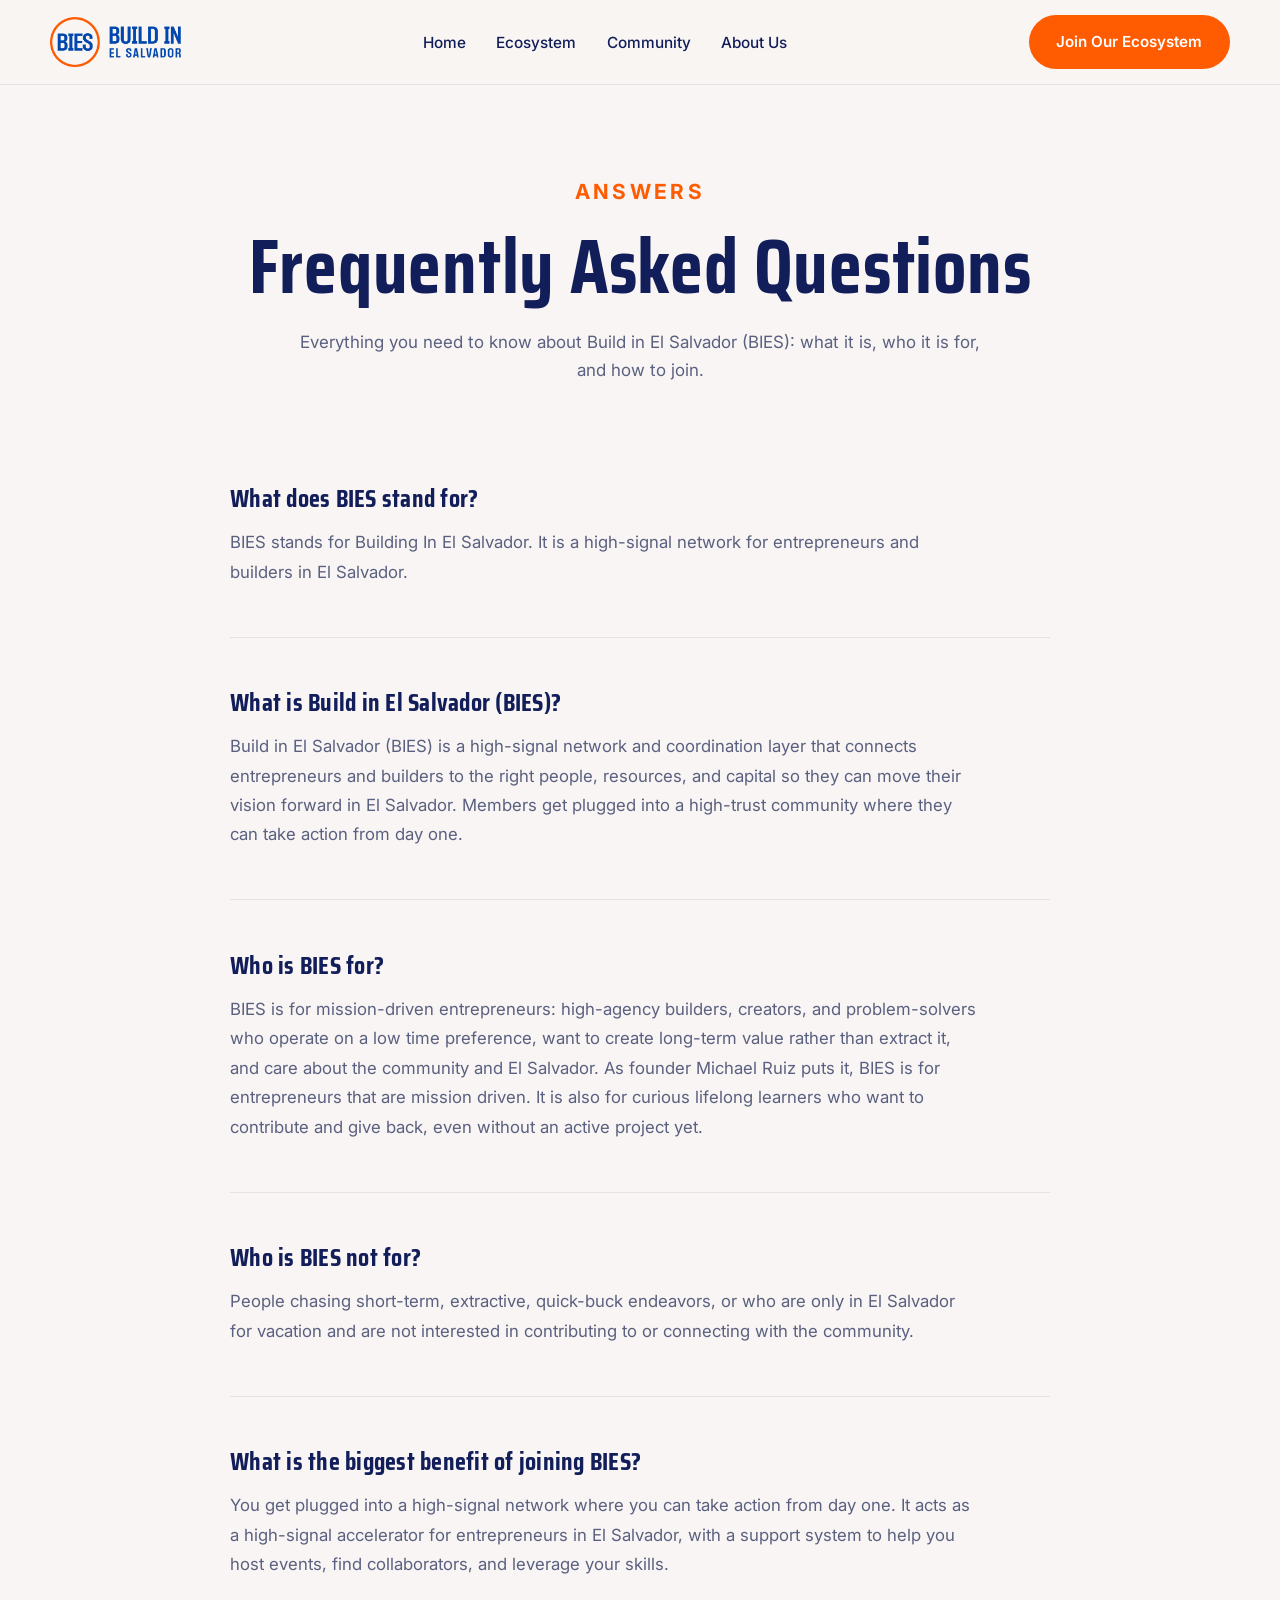
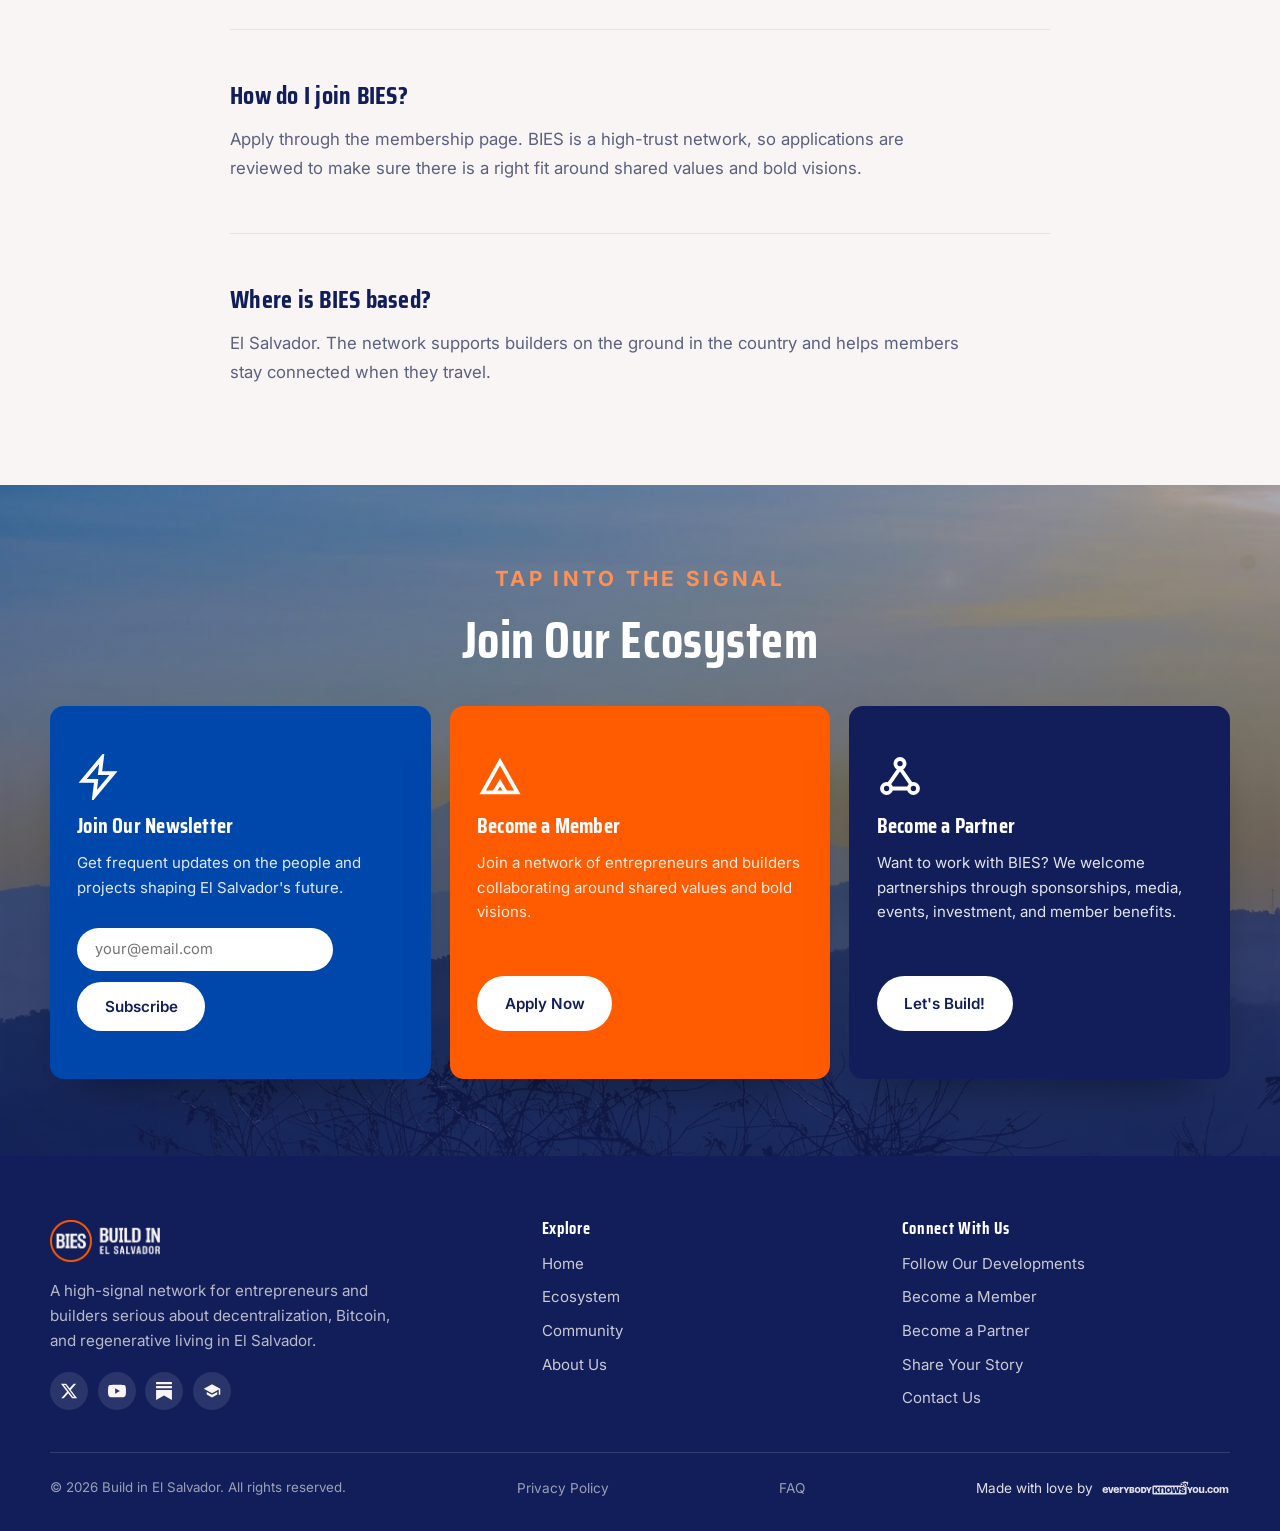
<file: faq.html>
<!DOCTYPE html>
<html lang="en">
<head>
<meta charset="UTF-8">
<meta name="viewport" content="width=device-width, initial-scale=1.0">
<title>FAQ | Build in El Salvador</title>
<meta name="description" content="Answers about Build in El Salvador (BIES): what it is, who it is for, the biggest benefit of joining, and how to apply. For mission-driven entrepreneurs.">
<meta name="keywords" content="Build in El Salvador, BIES, El Salvador entrepreneurs, Bitcoin El Salvador, builders network, decentralization, regenerative living, startup community El Salvador, Bitcoin-native network, entrepreneur community">

<link rel="canonical" href="https://buildinelsalvador.com/faq.html">
<link rel="alternate" hreflang="en" href="https://buildinelsalvador.com/faq.html">
<link rel="alternate" hreflang="x-default" href="https://buildinelsalvador.com/faq.html">

<meta property="og:title" content="FAQ | Build in El Salvador">
<meta property="og:description" content="Answers about Build in El Salvador (BIES): what it is, who it is for, the biggest benefit of joining, and how to apply. For mission-driven entrepreneurs.">
<meta property="og:type" content="website">
<meta property="og:url" content="https://buildinelsalvador.com/faq.html">
<meta property="og:image" content="https://buildinelsalvador.com/assets/images/social-share/og-home.jpg">
<meta property="og:image:width" content="1200">
<meta property="og:image:height" content="630">
<meta property="og:site_name" content="Build in El Salvador">
<meta property="og:locale" content="en_US">

<meta name="twitter:card" content="summary_large_image">
<meta name="twitter:title" content="FAQ | Build in El Salvador">
<meta name="twitter:description" content="Answers about Build in El Salvador (BIES): what it is, who it is for, the biggest benefit of joining, and how to apply. For mission-driven entrepreneurs.">
<meta name="twitter:image" content="https://buildinelsalvador.com/assets/images/social-share/og-home.jpg">

<meta name="robots" content="index, follow, max-image-preview:large, max-snippet:-1, max-video-preview:-1">
<meta name="author" content="Build in El Salvador">
<meta name="theme-color" content="#0047AB">
<meta name="geo.region" content="SV">
<meta name="geo.placename" content="El Salvador">
<meta http-equiv="content-language" content="en">

<link rel="icon" href="/favicon.ico?v=2" sizes="any">
<link rel="icon" type="image/png" sizes="32x32" href="/favicon-32x32.png?v=2">
<link rel="icon" type="image/png" sizes="16x16" href="/favicon-16x16.png?v=2">
<link rel="apple-touch-icon" sizes="180x180" href="/apple-touch-icon.png?v=2">
<link rel="manifest" href="/site.webmanifest?v=2">
<link rel="alternate" type="text/plain" title="llms.txt" href="https://buildinelsalvador.com/llms.txt">

<link rel="preconnect" href="https://fonts.googleapis.com">
<link rel="preconnect" href="https://fonts.gstatic.com" crossorigin>
<link rel="preload" as="style" href="https://fonts.googleapis.com/css2?family=Saira+Condensed:wght@500;600;700&family=Inter:wght@400;500;600;700&display=swap">
<link rel="stylesheet" href="https://fonts.googleapis.com/css2?family=Saira+Condensed:wght@500;600;700&family=Inter:wght@400;500;600;700&display=swap" media="print" onload="this.media='all'">
<noscript><link rel="stylesheet" href="https://fonts.googleapis.com/css2?family=Saira+Condensed:wght@500;600;700&family=Inter:wght@400;500;600;700&display=swap"></noscript>

<link rel="stylesheet" href="assets/css/tokens.css?v=ea01794f">
<link rel="stylesheet" href="assets/css/styles.css?v=ea01794f">
<script type="application/ld+json">{
  "@context": "https://schema.org",
  "@type": "FAQPage",
  "@id": "https://buildinelsalvador.com/faq.html#faq",
  "mainEntity": [
    {
      "@type": "Question",
      "name": "What does BIES stand for?",
      "acceptedAnswer": {
        "@type": "Answer",
        "text": "BIES stands for Building In El Salvador. It is a high-signal network for entrepreneurs and builders in El Salvador."
      }
    },
    {
      "@type": "Question",
      "name": "What is Build in El Salvador (BIES)?",
      "acceptedAnswer": {
        "@type": "Answer",
        "text": "Build in El Salvador (BIES) is a high-signal network and coordination layer that connects entrepreneurs and builders to the right people, resources, and capital so they can move their vision forward in El Salvador. Members get plugged into a high-trust community where they can take action from day one."
      }
    },
    {
      "@type": "Question",
      "name": "Who is BIES for?",
      "acceptedAnswer": {
        "@type": "Answer",
        "text": "BIES is for mission-driven entrepreneurs: high-agency builders, creators, and problem-solvers who operate on a low time preference, want to create long-term value rather than extract it, and care about the community and El Salvador. As founder Michael Ruiz puts it, BIES is for entrepreneurs that are mission driven. It is also for curious lifelong learners who want to contribute and give back, even without an active project yet."
      }
    },
    {
      "@type": "Question",
      "name": "Who is BIES not for?",
      "acceptedAnswer": {
        "@type": "Answer",
        "text": "People chasing short-term, extractive, quick-buck endeavors, or who are only in El Salvador for vacation and are not interested in contributing to or connecting with the community."
      }
    },
    {
      "@type": "Question",
      "name": "What is the biggest benefit of joining BIES?",
      "acceptedAnswer": {
        "@type": "Answer",
        "text": "You get plugged into a high-signal network where you can take action from day one. It acts as a high-signal accelerator for entrepreneurs in El Salvador, with a support system to help you host events, find collaborators, and leverage your skills."
      }
    },
    {
      "@type": "Question",
      "name": "How do I join BIES?",
      "acceptedAnswer": {
        "@type": "Answer",
        "text": "Apply through the membership page. BIES is a high-trust network, so applications are reviewed to make sure there is a right fit around shared values and bold visions."
      }
    },
    {
      "@type": "Question",
      "name": "Where is BIES based?",
      "acceptedAnswer": {
        "@type": "Answer",
        "text": "El Salvador. The network supports builders on the ground in the country and helps members stay connected when they travel."
      }
    }
  ]
}</script>
</head>
<body>
<header class="site-header">
  <nav class="nav wrap" aria-label="Main">
    <a class="brand" href="index.html" aria-label="Build in El Salvador home">
      <img src="assets/images/logos/logo-lockup.webp" alt="Build in El Salvador" width="900" height="343">
    </a>
    <ul class="nav-links"><li><a href="index.html">Home</a></li><li><a href="membership.html">Ecosystem</a></li><li><a href="stories.html">Community</a></li><li><a href="about.html">About Us</a></li></ul>
    <div class="nav-cta">
      <a class="btn btn-orange" href="membership.html#join">Join Our Ecosystem</a>
      <button class="nav-toggle" aria-label="Open menu" aria-expanded="false"><span></span><span></span><span></span></button>
    </div>
  </nav>
</header>

<main>
<section class="hero wrap reveal">
  <span class="eyebrow">Answers</span>
  <h1>Frequently Asked Questions</h1>
  <p class="lead">Everything you need to know about Build in El Salvador (BIES): what it is, who it is for, and how to join.</p>
</section>
<section class="section-tight wrap faq" aria-label="Frequently asked questions">
  <div class="faq-item reveal">
    <h2>What does BIES stand for?</h2>
    <p>BIES stands for Building In El Salvador. It is a high-signal network for entrepreneurs and builders in El Salvador.</p>
  </div>
  <div class="faq-item reveal">
    <h2>What is Build in El Salvador (BIES)?</h2>
    <p>Build in El Salvador (BIES) is a high-signal network and coordination layer that connects entrepreneurs and builders to the right people, resources, and capital so they can move their vision forward in El Salvador. Members get plugged into a high-trust community where they can take action from day one.</p>
  </div>
  <div class="faq-item reveal">
    <h2>Who is BIES for?</h2>
    <p>BIES is for mission-driven entrepreneurs: high-agency builders, creators, and problem-solvers who operate on a low time preference, want to create long-term value rather than extract it, and care about the community and El Salvador. As founder Michael Ruiz puts it, BIES is for entrepreneurs that are mission driven. It is also for curious lifelong learners who want to contribute and give back, even without an active project yet.</p>
  </div>
  <div class="faq-item reveal">
    <h2>Who is BIES not for?</h2>
    <p>People chasing short-term, extractive, quick-buck endeavors, or who are only in El Salvador for vacation and are not interested in contributing to or connecting with the community.</p>
  </div>
  <div class="faq-item reveal">
    <h2>What is the biggest benefit of joining BIES?</h2>
    <p>You get plugged into a high-signal network where you can take action from day one. It acts as a high-signal accelerator for entrepreneurs in El Salvador, with a support system to help you host events, find collaborators, and leverage your skills.</p>
  </div>
  <div class="faq-item reveal">
    <h2>How do I join BIES?</h2>
    <p>Apply through the membership page. BIES is a high-trust network, so applications are reviewed to make sure there is a right fit around shared values and bold visions.</p>
  </div>
  <div class="faq-item reveal">
    <h2>Where is BIES based?</h2>
    <p>El Salvador. The network supports builders on the ground in the country and helps members stay connected when they travel.</p>
  </div>
</section>

<section class="signal" id="join">
  <img class="bg" src="assets/images/hero/cta-bg.webp" alt="Volcano at sunset in El Salvador" loading="lazy">
  <div class="inner wrap">
    <span class="eyebrow on-navy">Tap Into the Signal</span>
    <h2>Join Our Ecosystem</h2>
    <div class="cards">
      <div class="scard blue reveal">
        <svg class="ico" viewBox="0 0 24 24" fill="none" stroke="#fff" stroke-width="2" aria-hidden="true"><path d="M13 2 3 14h7l-1 8 10-12h-7l1-8z"/></svg>
        <h3>Join Our Newsletter</h3>
        <p>Get frequent updates on the people and projects shaping El Salvador's future.</p>
        <form class="sub-form" action="https://buildinelsalvador.substack.com/subscribe" method="get" target="_blank" rel="noopener">
          <input type="email" name="email" placeholder="your@email.com" aria-label="Email address" required>
          <button class="btn btn-white" type="submit">Subscribe</button>
        </form>
      </div>
      <div class="scard orange reveal">
        <svg class="ico" viewBox="0 0 24 24" fill="none" stroke="#fff" stroke-width="2" aria-hidden="true"><path d="M3 20 12 4l9 16z"/><path d="M9 20l3-5 3 5"/></svg>
        <h3>Become a Member</h3>
        <p>Join a network of entrepreneurs and builders collaborating around shared values and bold visions.</p>
        <a class="btn btn-white" href="https://tally.so/r/A7O71l" target="_blank" rel="noopener">Apply Now</a>
      </div>
      <div class="scard navy reveal">
        <svg class="ico" viewBox="0 0 24 24" fill="none" stroke="#fff" stroke-width="2" aria-hidden="true"><circle cx="12" cy="5" r="2.4"/><circle cx="5" cy="18" r="2.4"/><circle cx="19" cy="18" r="2.4"/><path d="M12 7.4 6 16M12 7.4 18 16M7.2 18h9.6"/></svg>
        <h3>Become a Partner</h3>
        <p>Want to work with BIES? We welcome partnerships through sponsorships, media, events, investment, and member benefits.</p>
        <a class="btn btn-white" href="https://tally.so/r/vGvXGl" target="_blank" rel="noopener">Let's Build!</a>
      </div>
    </div>
  </div>
</section>

</main>

<footer class="site-footer">
  <div class="wrap">
    <div class="footer-top">
      <div class="fcol">
        <img class="flogo" src="assets/images/logos/logo-lockup-light.webp" alt="Build in El Salvador" width="900" height="343">
        <p>A high-signal network for entrepreneurs and builders serious about decentralization, Bitcoin, and regenerative living in El Salvador.</p>
        <div class="fsocials">
          <a href="https://x.com/BuildInES" target="_blank" rel="noopener" aria-label="X (Twitter)"><svg viewBox="0 0 24 24" fill="currentColor" aria-hidden="true"><path d="M18.244 2.25h3.308l-7.227 8.26 8.502 11.24h-6.66l-5.214-6.817L4.99 21.75H1.68l7.73-8.835L1.254 2.25H8.08l4.713 6.231 5.45-6.231zm-1.161 17.52h1.833L7.084 4.126H5.117z"/></svg></a>
          <a href="https://www.youtube.com/@Buildinelsalvador" target="_blank" rel="noopener" aria-label="YouTube"><svg viewBox="0 0 24 24" fill="currentColor" aria-hidden="true"><path d="M23.498 6.186a3.016 3.016 0 0 0-2.122-2.136C19.505 3.545 12 3.545 12 3.545s-7.505 0-9.377.505A3.017 3.017 0 0 0 .502 6.186C0 8.07 0 12 0 12s0 3.93.502 5.814a3.016 3.016 0 0 0 2.122 2.136c1.871.505 9.376.505 9.376.505s7.505 0 9.377-.505a3.015 3.015 0 0 0 2.122-2.136C24 15.93 24 12 24 12s0-3.93-.502-5.814zM9.545 15.568V8.432L15.818 12l-6.273 3.568z"/></svg></a>
          <a href="https://buildinelsalvador.substack.com/" target="_blank" rel="noopener" aria-label="Substack"><svg viewBox="0 0 24 24" fill="currentColor" aria-hidden="true"><path d="M22.539 8.242H1.46V5.406h21.08v2.836zM1.46 10.812V24L12 18.11 22.54 24V10.812H1.46zM22.54 0H1.46v2.836h21.08V0z"/></svg></a>
          <a href="https://www.skool.com/build-in-el-salvador-2170/about" target="_blank" rel="noopener" aria-label="Skool"><svg viewBox="0 0 24 24" fill="currentColor" aria-hidden="true"><path d="M12 3 1 9l11 6 9-4.91V17h2V9L12 3zM5 13.18v3.5L12 20.5l7-3.82v-3.5l-7 3.82-7-3.82z"/></svg></a>
        </div>
      </div>
      <div class="fcol">
        <h4>Explore</h4>
        <a href="index.html">Home</a>
        <a href="membership.html">Ecosystem</a>
        <a href="stories.html">Community</a>
        <a href="about.html">About Us</a>
      </div>
      <div class="fcol">
        <h4>Connect With Us</h4>
        <a href="https://buildinelsalvador.substack.com/" target="_blank" rel="noopener">Follow Our Developments</a>
        <a href="https://tally.so/r/A7O71l" target="_blank" rel="noopener">Become a Member</a>
        <a href="https://tally.so/r/vGvXGl" target="_blank" rel="noopener">Become a Partner</a>
        <a href="https://tally.so/r/VLBpJJ" target="_blank" rel="noopener">Share Your Story</a>
        <a href="mailto:info@buildinelsalvador.com">Contact Us</a>
      </div>
    </div>
    <div class="footer-bottom">
      <small>&copy; 2026 Build in El Salvador. All rights reserved.</small>
      <a class="fprivacy" href="privacy.html">Privacy Policy</a>
      <a class="fprivacy" href="faq.html">FAQ</a>
      <a class="eky-credit" href="https://everybodyknowsyou.com" target="_blank" rel="noopener" aria-label="Made with love by everybodyknowsyou.com">
        <span class="eky-credit__text">Made with love by</span>
        <svg role="img" aria-label="everybodyknowsyou.com" id="Layer_1" data-name="Layer 1" xmlns="http://www.w3.org/2000/svg" viewBox="0 0 1296.95 160.34">
  <defs>
    <style>
            .cls-1 { fill: var(--eky-bg, #ffffff); }
      .cls-2 { fill: var(--eky-fg, currentColor); }
    </style>
  </defs>
  <g>
    <g>
      <g>
        <rect class="cls-2" x="515.16" y="55.21" width="342.62" height="90.52" rx="12" ry="12"/>
        <path class="cls-1" d="M530.13,71.12h16.6v15.46l-.24,6.96h.32l3.32-4.61,15.14-17.81h19.83l-22.02,25.02,22.18,33.68h-19.92l-13.76-20.73-4.86,5.34v15.38h-16.6v-58.69Z"/>
        <path class="cls-1" d="M604.13,71.12v8.01h.32c4.53-6.23,10.53-9.23,18.54-9.23,12.47,0,18.94,7.29,18.94,22.02v37.89h-16.6v-35.3c0-7.69-2.75-10.85-8.58-10.85-7.21,0-11.82,4.7-11.82,12.14v34h-16.6v-58.69h15.79Z"/>
        <path class="cls-1" d="M647.37,100.43c0-17.57,11.09-30.52,29.31-30.52s29.31,12.95,29.31,30.52-11.09,30.6-29.31,30.6-29.31-13.03-29.31-30.6ZM688.66,100.43c0-9.8-3.81-17.16-11.98-17.16s-11.98,7.37-11.98,17.16,3.81,17.24,11.98,17.24,11.98-7.45,11.98-17.24Z"/>
        <path class="cls-1" d="M705.66,71.12h17.57l6.64,35.62c.41,2.02.73,4.86,1.14,6.88h.32l1.21-6.88,6.88-35.62h18.54l7.45,35.62,1.29,6.88h.32l1.05-6.88,5.99-35.62h17.24l-13.28,58.69h-21.53l-6.64-32.38-1.29-6.88h-.32l-1.21,6.88-6.56,32.38h-21.45l-13.36-58.69Z"/>
        <path class="cls-1" d="M791.81,110.79l17-.08c.57,4.78,3.72,7.53,9.31,7.53,4.61,0,7.85-1.7,7.85-5.26,0-2.67-1.78-4.37-5.59-5.26l-14.09-3.24c-8.98-2.02-13.84-7.77-13.84-16.27,0-11.5,8.99-18.3,24.69-18.3,14.65,0,23.56,6.96,23.8,18.05h-17c-.49-3.32-2.67-5.67-7.69-5.67-4.37,0-7.21,1.54-7.21,4.61,0,2.43,1.7,3.81,5.59,4.7l14.09,3.24c9.23,2.1,14.09,8.18,14.09,16.84,0,12.71-10.28,19.35-24.77,19.35-16.19,0-25.99-7.77-26.23-20.24Z"/>
      </g>
      <g>
        <path class="cls-2" d="M918.06,100.39c0-17.57,11.09-30.52,29.31-30.52s29.31,12.95,29.31,30.52-11.09,30.6-29.31,30.6-29.31-13.03-29.31-30.6ZM959.34,100.39c0-9.8-3.81-17.16-11.98-17.16s-11.98,7.37-11.98,17.16,3.81,17.24,11.98,17.24,11.98-7.45,11.98-17.24Z"/>
        <path class="cls-2" d="M1018.85,129.78v-7.85h-.32c-4.61,6.15-10.52,9.07-17.89,9.07-11.98,0-18.46-7.29-18.46-21.94v-37.97h16.6v35.38c0,7.69,2.83,10.77,8.18,10.77,6.56,0,11.09-4.61,11.09-12.63v-33.52h16.6v58.69h-15.79Z"/>
        <path class="cls-2" d="M884.01,109.52l-20.4-38.4h17.84l8.26,17.75c.99,2.06,1.9,4.96,2.89,7.02h.33c.91-2.06,1.82-4.96,2.72-7.02l7.85-17.75h17.51l-20.07,38.57v21.31h-16.93v-21.47Z"/>
      </g>
      <g>
        <path class="cls-2" d="M14.66,100.39c0-17.97,10.85-30.52,29.55-30.52s28.01,12.47,27.36,34.41h-39.35c.89,8.91,4.53,14.01,11.66,14.01,5.67,0,9.31-3,10.44-8.5h16.76c-2.19,13.28-12.31,21.21-26.88,21.21-18.7,0-29.55-12.63-29.55-30.6ZM54.58,92.54c-1.05-6.56-4.78-9.96-10.36-9.96s-9.8,3.64-11.42,9.96h21.78Z"/>
        <path class="cls-2" d="M69.8,71.09h17.49l9.47,35.62c.57,2.02,1.05,4.86,1.62,6.88h.32l1.54-6.88,8.99-35.62h17.16l-17.81,58.69h-21.13l-17.65-58.69Z"/>
        <path class="cls-2" d="M124.69,100.39c0-17.97,10.85-30.52,29.55-30.52s28.01,12.47,27.36,34.41h-39.35c.89,8.91,4.53,14.01,11.66,14.01,5.67,0,9.31-3,10.44-8.5h16.76c-2.19,13.28-12.31,21.21-26.88,21.21-18.7,0-29.55-12.63-29.55-30.6ZM164.61,92.54c-1.05-6.56-4.78-9.96-10.36-9.96s-9.8,3.64-11.42,9.96h21.78Z"/>
        <path class="cls-2" d="M187.44,71.09h15.46v9.47h.32c3.64-7.37,8.74-10.69,15.71-10.69,1.86,0,3.56.24,5.1.81v15.79h-.32c-1.7-.49-3.24-.73-5.18-.73-9.15,0-14.49,5.42-14.49,16.11v27.93h-16.6v-58.69Z"/>
        <path class="cls-2" d="M285.57,71.09h26.15c13.52,0,20.97,5.42,20.97,14.82,0,6.15-3.08,10.36-9.96,12.39v.32c8.02,1.46,12.23,6.23,12.23,13.84,0,10.52-8.42,17.33-21.7,17.33h-27.69v-58.69ZM316.66,88.82c0-3.64-2.02-5.18-6.56-5.18h-7.93v10.77h7.93c4.37,0,6.56-1.86,6.56-5.59ZM318.6,111.24c0-3.81-2.27-5.99-6.88-5.99h-9.55v11.98h9.63c4.45,0,6.8-2.19,6.8-5.99Z"/>
        <path class="cls-2" d="M337.95,100.39c0-17.57,11.09-30.52,29.31-30.52s29.31,12.95,29.31,30.52-11.09,30.6-29.31,30.6-29.31-13.03-29.31-30.6ZM379.24,100.39c0-9.8-3.8-17.16-11.98-17.16s-11.98,7.37-11.98,17.16,3.8,17.24,11.98,17.24,11.98-7.45,11.98-17.24Z"/>
        <path class="cls-2" d="M402.08,71.09h24.13c18.62,0,29.63,10.36,29.63,29.31s-11.01,29.39-29.63,29.39h-24.13v-58.69ZM438.99,100.39c0-10.77-5.83-16.19-13.36-16.19h-6.96v32.46h6.96c7.53,0,13.36-5.51,13.36-16.27Z"/>
        <path class="cls-2" d="M471.04,109.52l-20.4-38.4h17.84l8.26,17.75c.99,2.06,1.9,4.96,2.89,7.02h.33c.91-2.06,1.82-4.96,2.72-7.02l7.85-17.75h17.51l-20.07,38.57v21.31h-16.93v-21.47Z"/>
        <path class="cls-2" d="M245.89,109.52l-20.4-38.4h17.84l8.26,17.75c.99,2.06,1.9,4.96,2.89,7.02h.33c.91-2.06,1.82-4.96,2.72-7.02l7.85-17.75h17.51l-20.07,38.57v21.31h-16.93v-21.47Z"/>
      </g>
    </g>
    <g>
      <g>
        <path class="cls-2" d="M837.89,14.05c5.42-1.65,11.14.47,13.85,5.48.39.72,1.1,1.2,1.88,1.34.7.12,1.52-.2,2.16-.74,4.05-3.38,9.74-3.68,14.06-.7,4.24,2.92,5.92,8.22,4.35,13.25l-6.96,22.26c-2.45,8.46-9.67,14.45-18.27,15.02-8.94.6-17.2-4.68-20.36-13.03-.17-.45-.5-.62-.88-.67s-.66.09-.98.46c-5.78,6.49-15.01,8.59-23.07,5.2-7.59-3.19-12.57-10.83-12.37-19.15.21-8.44,5.67-16.24,13.97-18.77l32.61-9.94ZM844.69,65.73c8.85,1.59,17.31-4.28,18.9-13.13,1.59-8.85-4.28-17.31-13.13-18.9-8.85-1.59-17.31,4.28-18.9,13.13s4.28,17.31,13.13,18.9ZM808.72,59.25c8.85,1.59,17.31-4.28,18.9-13.13,1.59-8.85-4.28-17.31-13.13-18.9-8.85-1.59-17.31,4.28-18.9,13.13-1.59,8.85,4.28,17.31,13.13,18.9Z"/>
        <g>
          <path class="cls-1" d="M850.46,33.7c8.85,1.59,14.72,10.06,13.13,18.9-1.59,8.85-10.06,14.72-18.9,13.13-8.85-1.59-14.72-10.06-13.13-18.9s10.06-14.72,18.9-13.13Z"/>
          <path class="cls-1" d="M814.49,27.22c8.85,1.59,14.72,10.06,13.13,18.9-1.59,8.85-10.06,14.72-18.9,13.13-8.85-1.59-14.72-10.06-13.13-18.9,1.59-8.85,10.06-14.72,18.9-13.13Z"/>
        </g>
      </g>
      <g>
        <g>
          <path class="cls-2" d="M847.57,56.91c-.06-.86-.28-1.56-.42-2.47.64.65,1.19,1.16,1.91,1.66,1.12.79,2.71.42,3.44-.7.73-1.11.45-2.64-.68-3.44-.71-.5-1.52-.66-2.4-1.05,1.54-.53,3.13-1,3.41-2.57.17-.93-.14-1.9-.84-2.43-1.03-.79-2.26-.75-3.22.02-.58.46-1.06.91-1.67,1.49.18-.89.4-1.63.45-2.5.09-1.44-1.09-2.58-2.46-2.58s-2.55,1.17-2.48,2.62c.04.85.33,1.53.43,2.46-.47-.54-.95-.89-1.43-1.33-1.13-1.04-2.8-.99-3.77.19-.91,1.1-.66,2.87.58,3.67.72.46,1.49.65,2.34.99-.88.38-1.73.56-2.45,1.09-1.21.89-1.32,2.65-.36,3.69,1.04,1.12,2.62,1.06,3.73.03l1.46-1.34c-.23.92-.51,1.75-.51,2.68,0,1.41,1.2,2.5,2.56,2.45s2.46-1.22,2.37-2.6Z"/>
          <path class="cls-2" d="M847.57,56.91c.09,1.38-1.03,2.55-2.37,2.6s-2.56-1.05-2.56-2.45c0-.94.27-1.76.51-2.68l-1.46,1.34c-1.12,1.03-2.7,1.09-3.73-.03-.96-1.04-.84-2.8.36-3.69.71-.53,1.56-.71,2.45-1.09-.85-.34-1.62-.53-2.34-.99-1.24-.79-1.49-2.57-.58-3.67.97-1.17,2.64-1.23,3.77-.19.48.45.96.79,1.43,1.33-.1-.93-.38-1.61-.43-2.46-.07-1.44,1.07-2.62,2.48-2.62s2.55,1.14,2.46,2.58c-.05.87-.27,1.6-.45,2.5.61-.58,1.09-1.03,1.67-1.49.96-.77,2.19-.81,3.22-.02.7.54,1,1.5.84,2.43-.28,1.57-1.87,2.04-3.41,2.57.88.39,1.69.54,2.4,1.05,1.13.8,1.41,2.33.68,3.44-.73,1.11-2.32,1.48-3.44.7-.72-.5-1.27-1.01-1.91-1.66.14.92.37,1.62.42,2.47Z"/>
        </g>
        <g>
          <path class="cls-2" d="M810.13,50.42c.09-1.04-.23-1.92-.46-2.9.76.65,1.37,1.38,2.24,1.82,1.23.63,2.73.08,3.32-1.08s.21-2.6-.95-3.29c-.73-.43-1.51-.63-2.28-.94.71-.21,1.29-.46,1.92-.73,1.42-.61,1.98-2.23,1.25-3.55s-2.48-1.69-3.67-.79c-.67.5-1.22,1.01-1.84,1.61.23-1.08.58-2.02.43-3.07-.18-1.23-1.33-2.03-2.49-2.01s-2.27.88-2.4,2.1c-.11,1.04.22,1.91.45,2.98-.52-.57-1.04-.93-1.58-1.42-1.11-1-2.86-.89-3.77.32s-.53,2.95.79,3.67c.74.41,1.47.63,2.23.89-.85.33-1.63.52-2.35.98-1.23.78-1.49,2.47-.66,3.57s2.46,1.35,3.58.48c.64-.49,1.17-.96,1.77-1.57-.22,1.07-.56,1.95-.45,2.98.14,1.28,1.29,2.13,2.5,2.11s2.29-.84,2.41-2.17Z"/>
          <path class="cls-2" d="M810.13,50.42c-.12,1.32-1.24,2.14-2.41,2.17s-2.36-.83-2.5-2.11c-.11-1.03.23-1.91.45-2.98-.6.61-1.13,1.08-1.77,1.57-1.12.87-2.73.66-3.58-.48s-.57-2.79.66-3.57c.72-.46,1.5-.64,2.35-.98-.77-.26-1.49-.48-2.23-.89-1.32-.73-1.68-2.5-.79-3.67s2.66-1.32,3.77-.32c.54.49,1.06.85,1.58,1.42-.23-1.07-.56-1.94-.45-2.98.13-1.22,1.24-2.08,2.4-2.1s2.31.78,2.49,2.01c.15,1.05-.2,1.99-.43,3.07.62-.6,1.17-1.1,1.84-1.61,1.2-.9,2.97-.5,3.67.79s.17,2.93-1.25,3.55c-.63.27-1.21.52-1.92.73.77.32,1.55.51,2.28.94,1.16.68,1.53,2.13.95,3.29s-2.09,1.71-3.32,1.08c-.87-.44-1.48-1.17-2.24-1.82.23.98.55,1.86.46,2.9Z"/>
        </g>
      </g>
    </g>
  </g>
  <g fill="var(--eky-fg, currentColor)">
    <path d="M1046.08,112.99h15.96v16.61h-15.96v-16.61Z"/>
    <path d="M1065.91,100.33c0-17.49,11.29-30.39,29.1-30.39,13.79,0,25.15,8.06,26.36,22.41h-16.85c-.56-5.8-4.03-9.11-9.43-9.11-8.06,0-11.93,7.42-11.93,17.09s3.79,17.17,11.85,17.17c5.4,0,8.95-3.3,9.67-9.67h16.85c-1.13,14.91-12.66,22.97-26.52,22.97-18.14,0-29.1-12.98-29.1-30.47Z"/>
    <path d="M1124.75,100.33c0-17.49,11.04-30.39,29.18-30.39s29.18,12.9,29.18,30.39-11.04,30.47-29.18,30.47-29.18-12.98-29.18-30.47ZM1165.86,100.33c0-9.75-3.79-17.09-11.93-17.09s-11.93,7.33-11.93,17.09,3.79,17.17,11.93,17.17,11.93-7.42,11.93-17.17Z"/>
    <path d="M1204.31,71.15v7.98h.32c4.43-5.97,10.64-9.19,17.9-9.19s12.41,3.14,15.4,9.19h.32c4.92-6.21,10.72-9.19,17.9-9.19,12.58,0,19.27,8.71,19.27,22.81v36.84h-16.53v-34.26c0-7.66-2.34-11.69-8.06-11.69-6.53,0-10.56,5-10.56,12.9v33.05h-16.53v-34.34c0-7.58-2.42-11.61-8.14-11.61-6.61,0-10.48,5.24-10.48,12.9v33.05h-16.53v-58.44h15.72Z"/>
  </g>
</svg>
      </a>
    </div>
  </div>
  <script src="assets/js/main.js?v=ea01794f" defer></script>
</body>
</html>
</file>
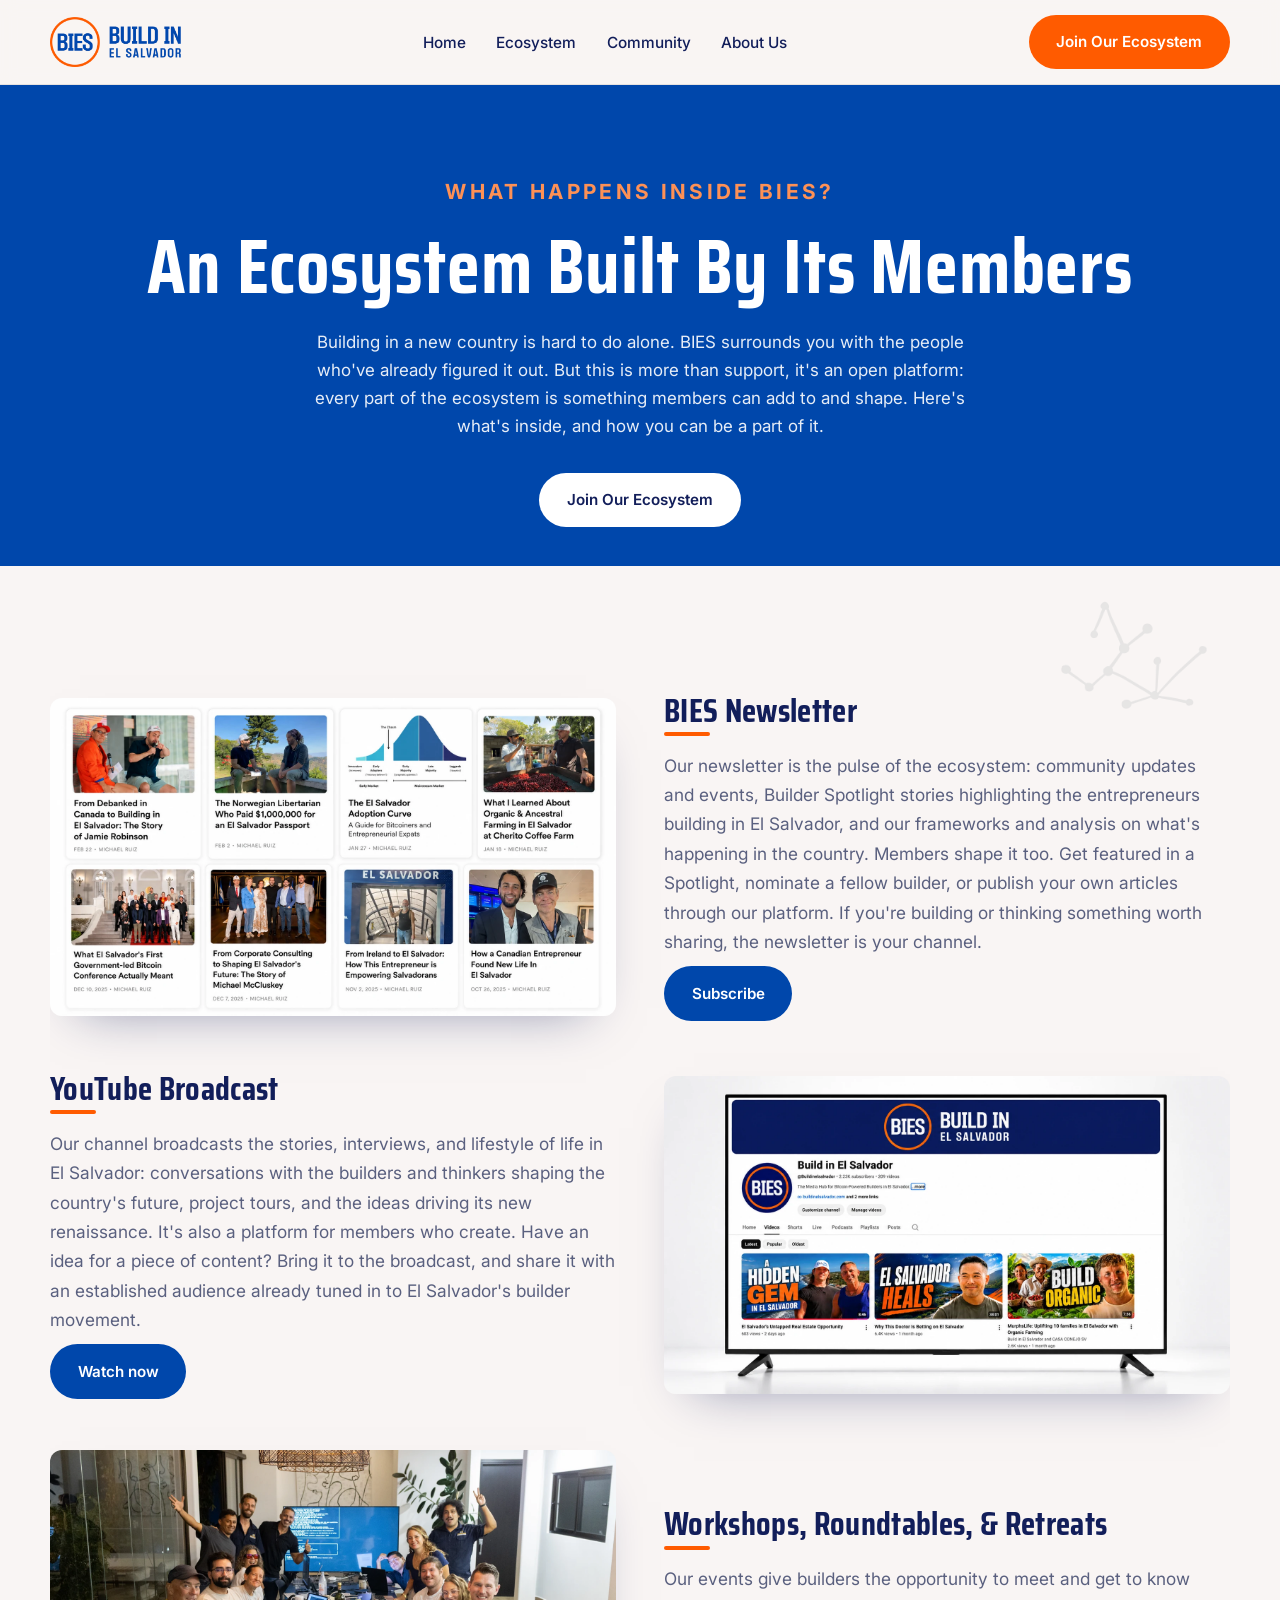
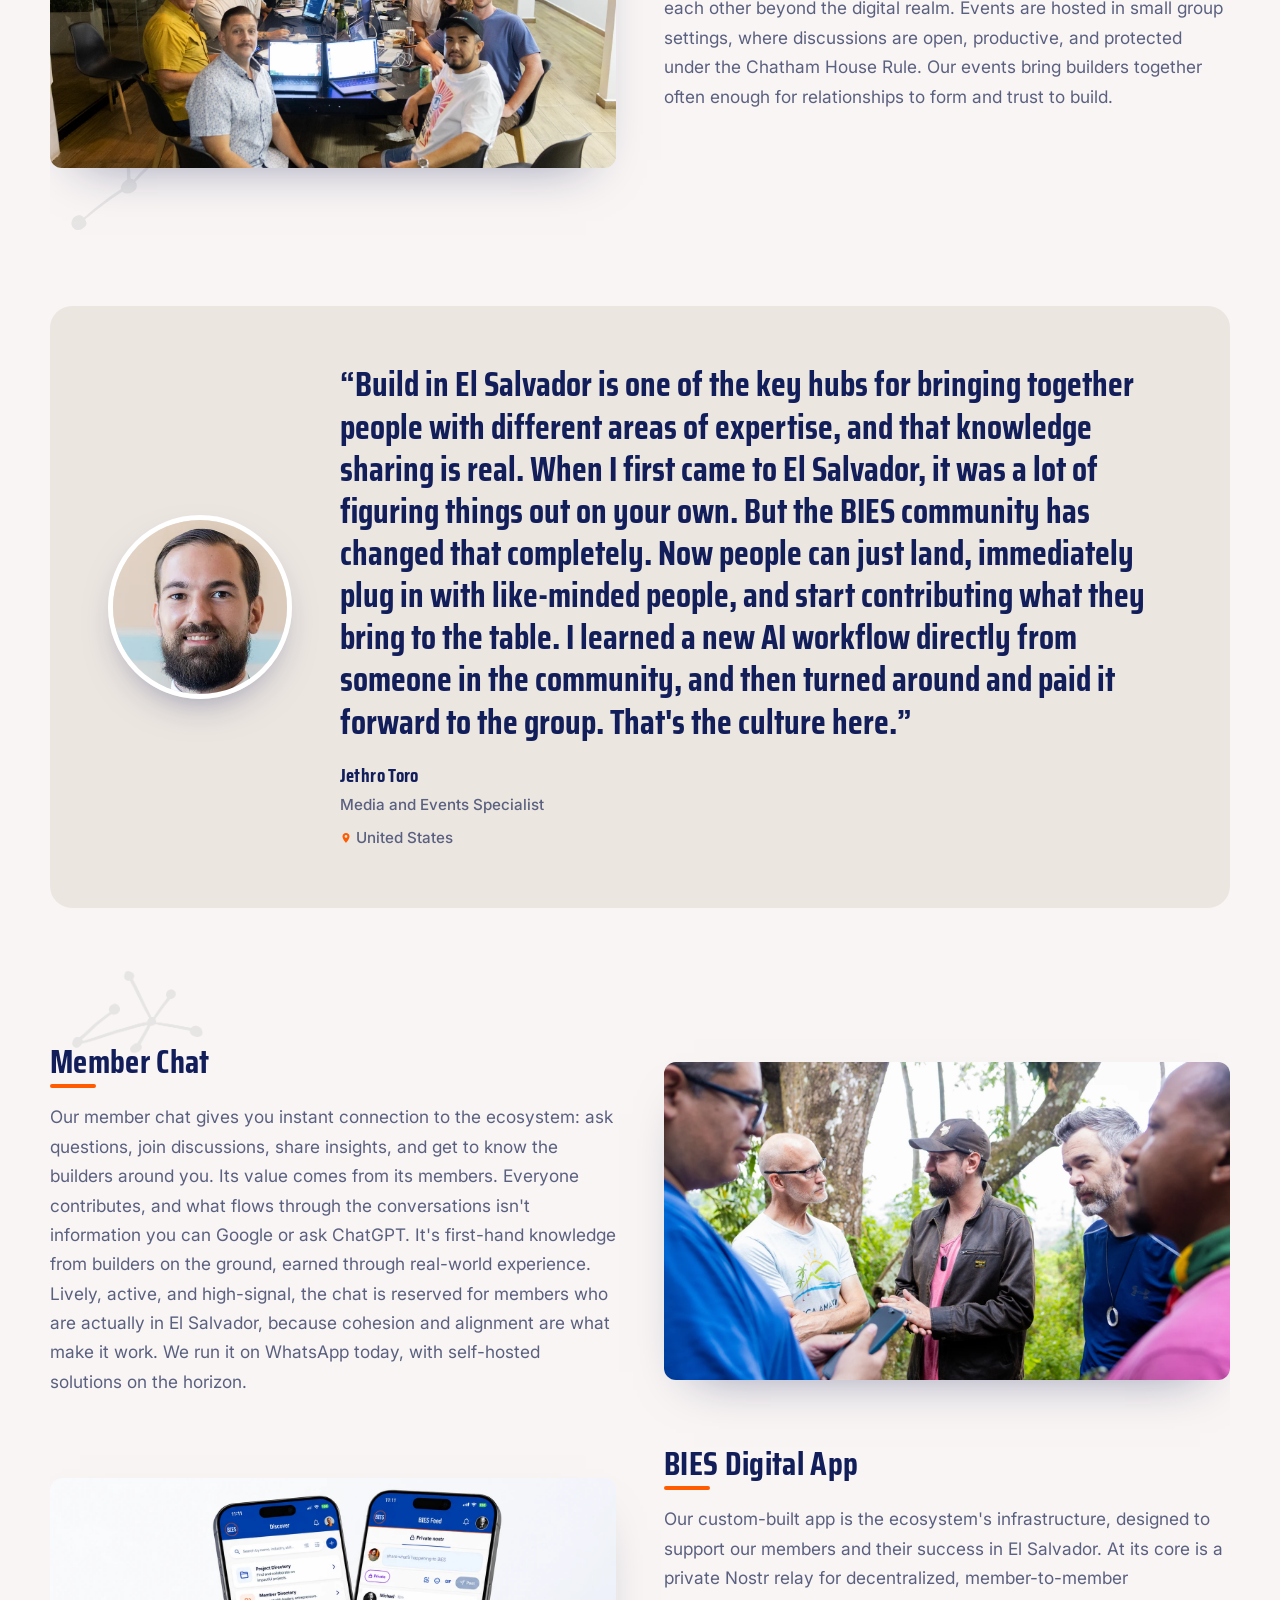
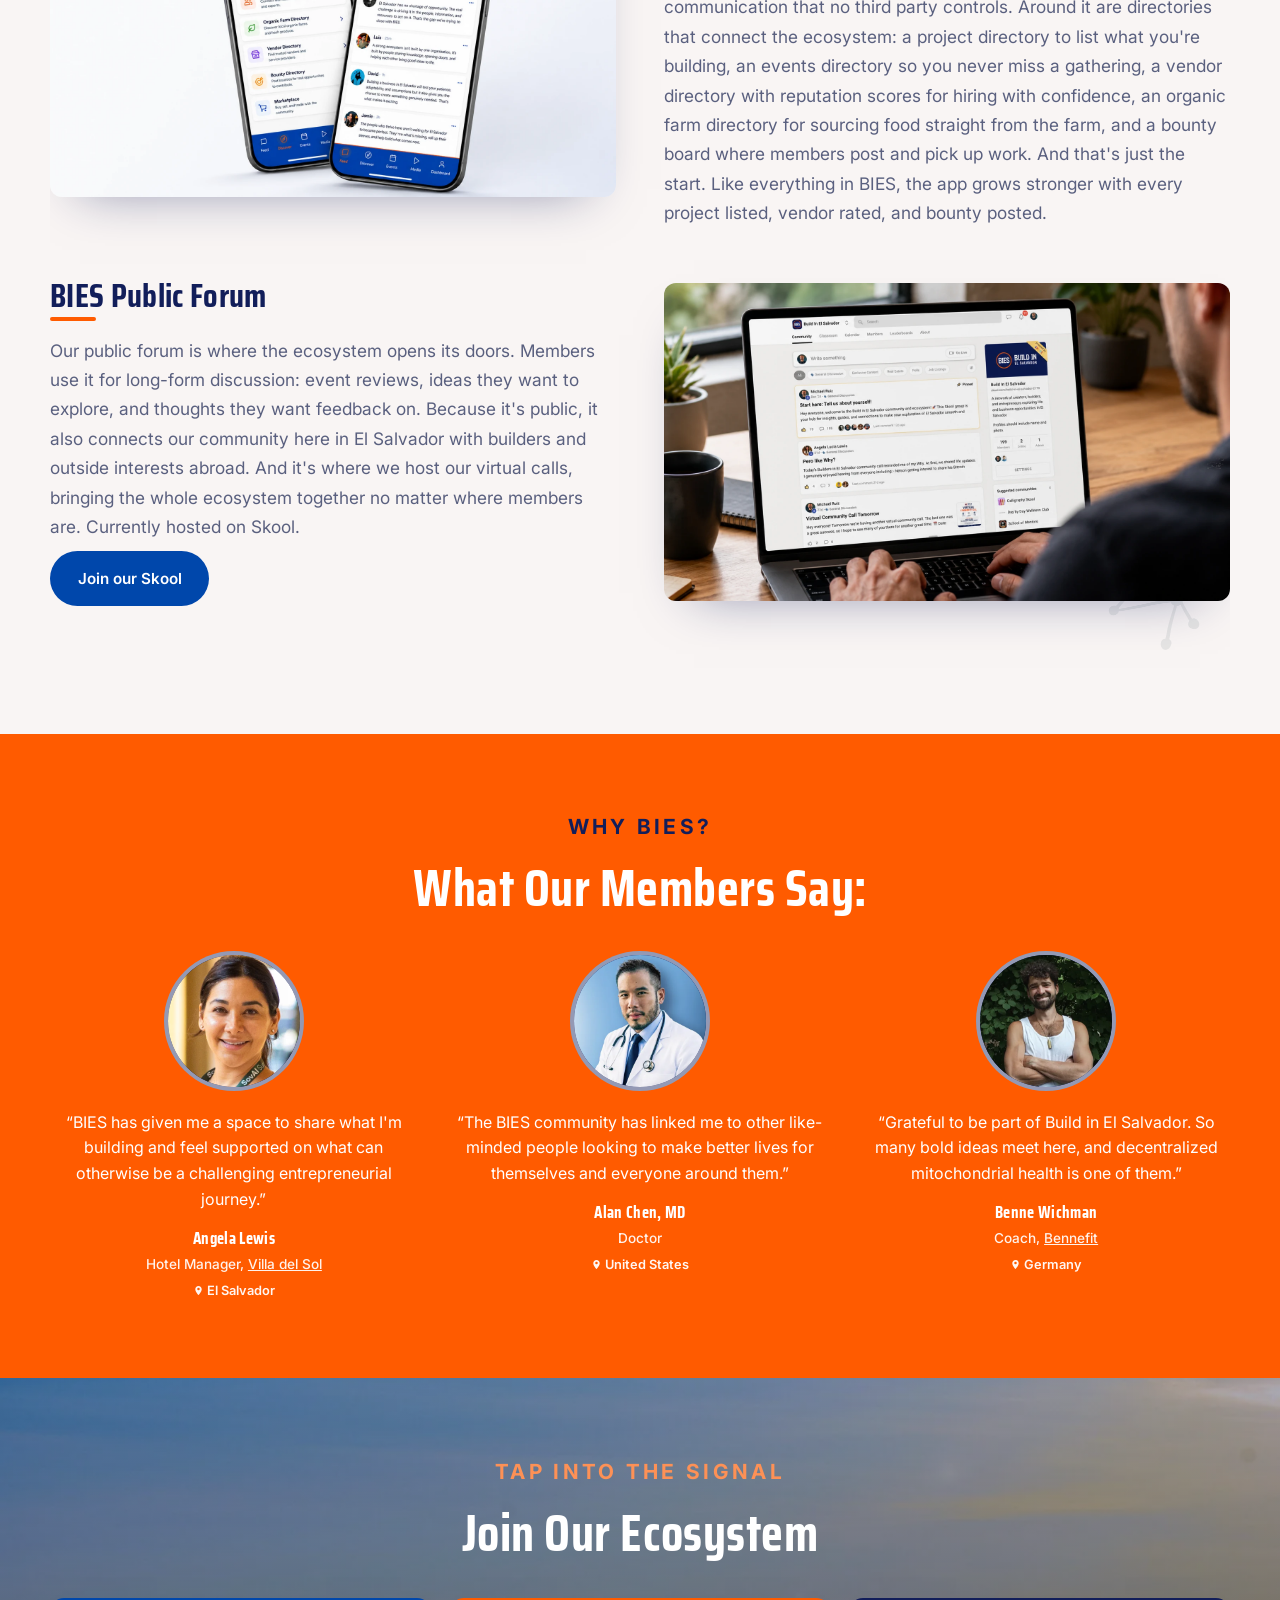
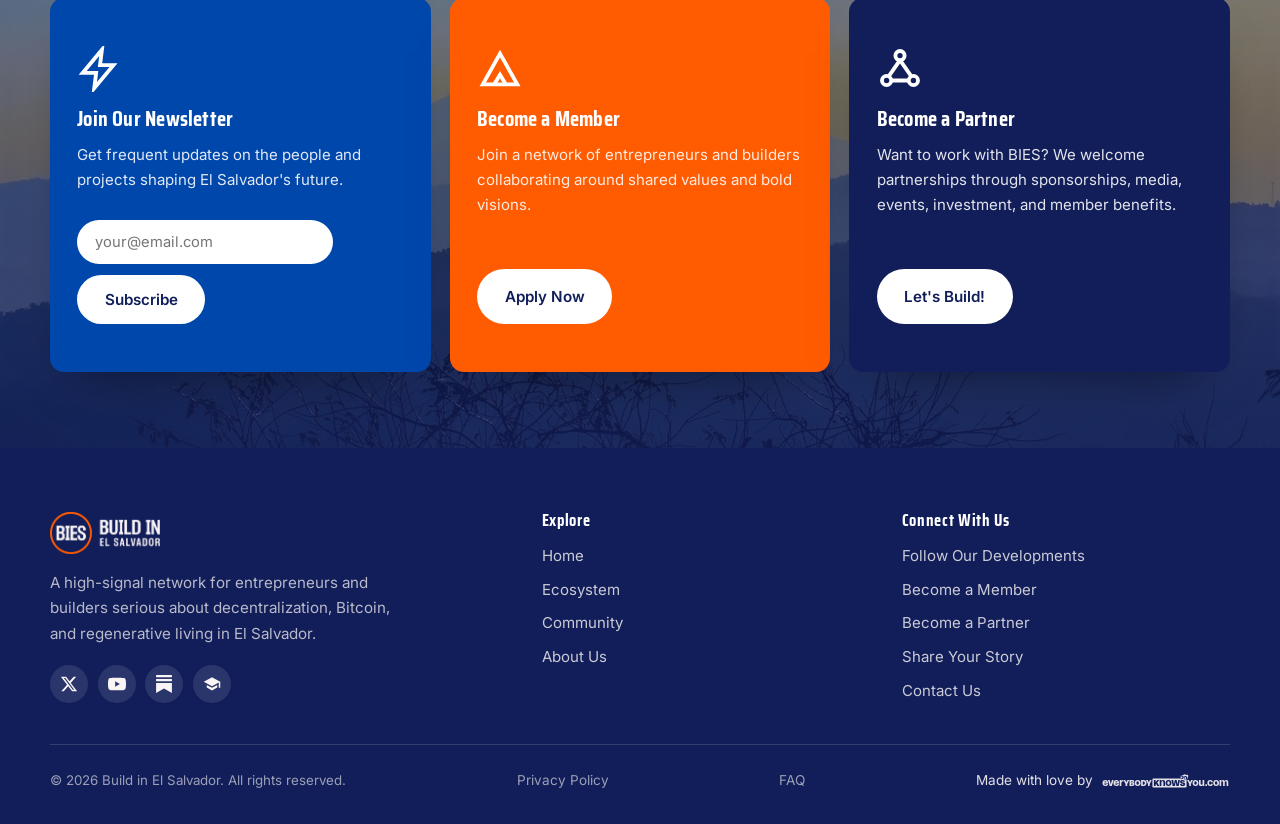
<file: membership.html>
<!DOCTYPE html>
<html lang="en">
<head>
<meta charset="UTF-8">
<meta name="viewport" content="width=device-width, initial-scale=1.0">
<title>Ecosystem | Build in El Salvador</title>
<meta name="description" content="Inside the BIES ecosystem for builders in El Salvador: the BIES newsletter, YouTube broadcast, member chat, the BIES digital app, and a public forum.">
<meta name="keywords" content="Build in El Salvador, BIES, El Salvador entrepreneurs, Bitcoin El Salvador, builders network, decentralization, regenerative living, startup community El Salvador, Bitcoin-native network, entrepreneur community">

<link rel="canonical" href="https://buildinelsalvador.com/membership.html">
<link rel="alternate" hreflang="en" href="https://buildinelsalvador.com/membership.html">
<link rel="alternate" hreflang="x-default" href="https://buildinelsalvador.com/membership.html">

<meta property="og:title" content="Ecosystem | Build in El Salvador">
<meta property="og:description" content="Inside the BIES ecosystem for builders in El Salvador: the BIES newsletter, YouTube broadcast, member chat, the BIES digital app, and a public forum.">
<meta property="og:type" content="website">
<meta property="og:url" content="https://buildinelsalvador.com/membership.html">
<meta property="og:image" content="https://buildinelsalvador.com/assets/images/social-share/og-home.jpg">
<meta property="og:image:width" content="1200">
<meta property="og:image:height" content="630">
<meta property="og:site_name" content="Build in El Salvador">
<meta property="og:locale" content="en_US">

<meta name="twitter:card" content="summary_large_image">
<meta name="twitter:title" content="Ecosystem | Build in El Salvador">
<meta name="twitter:description" content="Inside the BIES ecosystem for builders in El Salvador: the BIES newsletter, YouTube broadcast, member chat, the BIES digital app, and a public forum.">
<meta name="twitter:image" content="https://buildinelsalvador.com/assets/images/social-share/og-home.jpg">

<meta name="robots" content="index, follow, max-image-preview:large, max-snippet:-1, max-video-preview:-1">
<meta name="author" content="Build in El Salvador">
<meta name="theme-color" content="#0047AB">
<meta name="geo.region" content="SV">
<meta name="geo.placename" content="El Salvador">
<meta http-equiv="content-language" content="en">

<link rel="icon" href="/favicon.ico?v=2" sizes="any">
<link rel="icon" type="image/png" sizes="32x32" href="/favicon-32x32.png?v=2">
<link rel="icon" type="image/png" sizes="16x16" href="/favicon-16x16.png?v=2">
<link rel="apple-touch-icon" sizes="180x180" href="/apple-touch-icon.png?v=2">
<link rel="manifest" href="/site.webmanifest?v=2">
<link rel="alternate" type="text/plain" title="llms.txt" href="https://buildinelsalvador.com/llms.txt">

<link rel="preconnect" href="https://fonts.googleapis.com">
<link rel="preconnect" href="https://fonts.gstatic.com" crossorigin>
<link rel="preload" as="style" href="https://fonts.googleapis.com/css2?family=Saira+Condensed:wght@500;600;700&family=Inter:wght@400;500;600;700&display=swap">
<link rel="stylesheet" href="https://fonts.googleapis.com/css2?family=Saira+Condensed:wght@500;600;700&family=Inter:wght@400;500;600;700&display=swap" media="print" onload="this.media='all'">
<noscript><link rel="stylesheet" href="https://fonts.googleapis.com/css2?family=Saira+Condensed:wght@500;600;700&family=Inter:wght@400;500;600;700&display=swap"></noscript>

<link rel="stylesheet" href="assets/css/tokens.css?v=ea01794f">
<link rel="stylesheet" href="assets/css/styles.css?v=ea01794f">

</head>
<body>
<header class="site-header">
  <nav class="nav wrap" aria-label="Main">
    <a class="brand" href="index.html" aria-label="Build in El Salvador home">
      <img src="assets/images/logos/logo-lockup.webp" alt="Build in El Salvador" width="900" height="343">
    </a>
    <ul class="nav-links"><li><a href="index.html">Home</a></li><li><a href="membership.html" aria-current="page">Ecosystem</a></li><li><a href="stories.html">Community</a></li><li><a href="about.html">About Us</a></li></ul>
    <div class="nav-cta">
      <a class="btn btn-orange" href="membership.html#join">Join Our Ecosystem</a>
      <button class="nav-toggle" aria-label="Open menu" aria-expanded="false"><span></span><span></span><span></span></button>
    </div>
  </nav>
</header>

<main>
<section class="hero band-blue reveal" id="apply">
  <div class="wrap">
    <span class="eyebrow">What Happens Inside BIES?</span>
    <h1>An Ecosystem Built By Its Members</h1>
    <p class="lead">Building in a new country is hard to do alone. BIES surrounds you with the people who've already figured it out. But this is more than support, it's an open platform: every part of the ecosystem is something members can add to and shape. Here's what's inside, and how you can be a part of it.</p>
    <div class="cta-row"><a class="btn btn-white" href="#join">Join Our Ecosystem</a></div>
  </div>
</section>

<section class="section wrap has-decor">
  <img class="decor conn conn-b" src="assets/images/icons/connector-1.webp" alt="" aria-hidden="true" style="top:2%;right:1%;width:clamp(120px,13vw,190px)">
  <img class="decor conn conn-c" src="assets/images/icons/connector-3.webp" alt="" aria-hidden="true" style="bottom:4%;left:1%;width:clamp(85px,9vw,140px)">
  <div class="feature reveal">
    <img src="assets/images/gallery/newsletter.webp?v=3" alt="A grid of Builder Spotlight articles from the BIES newsletter" loading="lazy" style="aspect-ratio:16/9">
    <div class="copy">
      <h3>BIES Newsletter</h3>
      <p>Our newsletter is the pulse of the ecosystem: community updates and events, Builder Spotlight stories highlighting the entrepreneurs building in El Salvador, and our frameworks and analysis on what's happening in the country. Members shape it too. Get featured in a Spotlight, nominate a fellow builder, or publish your own articles through our platform. If you're building or thinking something worth sharing, the newsletter is your channel.</p>
      <a class="btn btn-blue" href="https://buildinelsalvador.substack.com/" target="_blank" rel="noopener" style="margin-top:.6rem">Subscribe</a>
    </div>
  </div>
  <div class="feature flip reveal">
    <img src="assets/images/gallery/youtube-channel.webp?v=2" alt="The Build in El Salvador YouTube channel shown on a screen" loading="lazy" style="aspect-ratio:16/9">
    <div class="copy">
      <h3>YouTube Broadcast</h3>
      <p>Our channel broadcasts the stories, interviews, and lifestyle of life in El Salvador: conversations with the builders and thinkers shaping the country's future, project tours, and the ideas driving its new renaissance. It's also a platform for members who create. Have an idea for a piece of content? Bring it to the broadcast, and share it with an established audience already tuned in to El Salvador's builder movement.</p>
      <a class="btn btn-blue" href="https://www.youtube.com/@Buildinelsalvador" target="_blank" rel="noopener" style="margin-top:.6rem">Watch now</a>
    </div>
  </div>
  <div class="feature reveal">
    <img src="assets/images/gallery/roundtable.webp" alt="BIES members gathered around a table at a roundtable event" loading="lazy" style="aspect-ratio:16/9">
    <div class="copy">
      <h3>Workshops, Roundtables, &amp; Retreats</h3>
      <p>Our events give builders the opportunity to meet and get to know each other beyond the digital realm. Events are hosted in small group settings, where discussions are open, productive, and protected under the Chatham House Rule. Our events bring builders together often enough for relationships to form and trust to build.</p>
    </div>
  </div>
</section>

<section class="section wrap q-tight">
  <figure class="feature-quote reveal">
    <img class="fq-avatar" src="assets/images/testimonials/jethro.webp" alt="Jethro Toro" loading="lazy">
    <div>
      <blockquote class="fq-quote">&ldquo;Build in El Salvador is one of the key hubs for bringing together people with different areas of expertise, and that knowledge sharing is real. When I first came to El Salvador, it was a lot of figuring things out on your own. But the BIES community has changed that completely. Now people can just land, immediately plug in with like-minded people, and start contributing what they bring to the table. I learned a new AI workflow directly from someone in the community, and then turned around and paid it forward to the group. That's the culture here.&rdquo;</blockquote>
      <div class="fq-who">Jethro Toro<span>Media and Events Specialist</span><span class="fq-loc"><svg viewBox="0 0 24 24" width="12" height="12" aria-hidden="true" style="vertical-align:-1px;margin-right:4px;fill:var(--orange)"><path d="M12 2C8 2 5 5 5 9c0 5 7 13 7 13s7-8 7-13c0-4-3-7-7-7zm0 9.5A2.5 2.5 0 1 1 12 6a2.5 2.5 0 0 1 0 5.5z"/></svg>United States</span></div>
    </div>
  </figure>
</section>

<section class="section wrap has-decor">
  <img class="decor conn conn-a" src="assets/images/icons/connector-2.webp" alt="" aria-hidden="true" style="top:3%;left:1%;width:clamp(110px,12vw,180px)">
  <img class="decor conn conn-b" src="assets/images/icons/connector-4.webp" alt="" aria-hidden="true" style="bottom:5%;right:1.5%;width:clamp(85px,9vw,140px)">
  <div class="feature flip reveal">
    <img src="assets/images/gallery/member-chat.webp" alt="BIES members in conversation outdoors in El Salvador" loading="lazy" style="aspect-ratio:16/9">
    <div class="copy">
      <h3>Member Chat</h3>
      <p>Our member chat gives you instant connection to the ecosystem: ask questions, join discussions, share insights, and get to know the builders around you. Its value comes from its members. Everyone contributes, and what flows through the conversations isn't information you can Google or ask ChatGPT. It's first-hand knowledge from builders on the ground, earned through real-world experience. Lively, active, and high-signal, the chat is reserved for members who are actually in El Salvador, because cohesion and alignment are what make it work. We run it on WhatsApp today, with self-hosted solutions on the horizon.</p>
    </div>
  </div>
  <div class="feature reveal">
    <img src="assets/images/gallery/bies-app.webp" alt="The BIES digital app shown on two phones: the directory list and the private Nostr feed" loading="lazy" style="aspect-ratio:16/9">
    <div class="copy">
      <h3>BIES Digital App</h3>
      <p>Our custom-built app is the ecosystem's infrastructure, designed to support our members and their success in El Salvador. At its core is a private Nostr relay for decentralized, member-to-member communication that no third party controls. Around it are directories that connect the ecosystem: a project directory to list what you're building, an events directory so you never miss a gathering, a vendor directory with reputation scores for hiring with confidence, an organic farm directory for sourcing food straight from the farm, and a bounty board where members post and pick up work. And that's just the start. Like everything in BIES, the app grows stronger with every project listed, vendor rated, and bounty posted.</p>
    </div>
  </div>
  <div class="feature flip reveal">
    <img src="assets/images/gallery/public-forum.webp" alt="A member browsing the BIES public forum on Skool on a laptop" loading="lazy" style="aspect-ratio:16/9">
    <div class="copy">
      <h3>BIES Public Forum</h3>
      <p>Our public forum is where the ecosystem opens its doors. Members use it for long-form discussion: event reviews, ideas they want to explore, and thoughts they want feedback on. Because it's public, it also connects our community here in El Salvador with builders and outside interests abroad. And it's where we host our virtual calls, bringing the whole ecosystem together no matter where members are. Currently hosted on Skool.</p>
      <a class="btn btn-blue" href="https://www.skool.com/build-in-el-salvador-2170" target="_blank" rel="noopener" style="margin-top:.6rem">Join our Skool</a>
    </div>
  </div>
</section>


<section class="band band-orange testimonials">
  <div class="wrap center">
    <span class="eyebrow on-blue">Why BIES?</span>
    <h2>What Our Members Say:</h2>
    <div class="grid3">
        <figure class="tcard reveal">
          <img class="avatar" src="assets/images/testimonials/angela.webp" alt="Angela Lewis" loading="lazy" width="140" height="140">
          <blockquote><p>&ldquo;BIES has given me a space to share what I'm building and feel supported on what can otherwise be a challenging entrepreneurial journey.&rdquo;</p></blockquote>
          <figcaption class="who"><b>Angela Lewis</b><span>Hotel Manager, <a href="https://www.instagram.com/villadelsol.sv" target="_blank" rel="noopener">Villa del Sol</a></span><span class="loc"><svg viewBox="0 0 24 24" width="11" height="11" aria-hidden="true" style="vertical-align:-1px;margin-right:3px;fill:currentColor"><path d="M12 2C8 2 5 5 5 9c0 5 7 13 7 13s7-8 7-13c0-4-3-7-7-7zm0 9.5A2.5 2.5 0 1 1 12 6a2.5 2.5 0 0 1 0 5.5z"/></svg>El Salvador</span></figcaption>
        </figure>
        <figure class="tcard reveal">
          <img class="avatar" src="assets/images/testimonials/alan.webp" alt="Alan Chen, MD" loading="lazy" width="140" height="140">
          <blockquote><p>&ldquo;The BIES community has linked me to other like-minded people looking to make better lives for themselves and everyone around them.&rdquo;</p></blockquote>
          <figcaption class="who"><b>Alan Chen, MD</b><span>Doctor</span><span class="loc"><svg viewBox="0 0 24 24" width="11" height="11" aria-hidden="true" style="vertical-align:-1px;margin-right:3px;fill:currentColor"><path d="M12 2C8 2 5 5 5 9c0 5 7 13 7 13s7-8 7-13c0-4-3-7-7-7zm0 9.5A2.5 2.5 0 1 1 12 6a2.5 2.5 0 0 1 0 5.5z"/></svg>United States</span></figcaption>
        </figure>
        <figure class="tcard reveal">
          <img class="avatar" src="assets/images/testimonials/benne.webp" alt="Benne Wichman" loading="lazy" width="140" height="140">
          <blockquote><p>&ldquo;Grateful to be part of Build in El Salvador. So many bold ideas meet here, and decentralized mitochondrial health is one of them.&rdquo;</p></blockquote>
          <figcaption class="who"><b>Benne Wichman</b><span>Coach, <a href="https://bennefit.coach/" target="_blank" rel="noopener">Bennefit</a></span><span class="loc"><svg viewBox="0 0 24 24" width="11" height="11" aria-hidden="true" style="vertical-align:-1px;margin-right:3px;fill:currentColor"><path d="M12 2C8 2 5 5 5 9c0 5 7 13 7 13s7-8 7-13c0-4-3-7-7-7zm0 9.5A2.5 2.5 0 1 1 12 6a2.5 2.5 0 0 1 0 5.5z"/></svg>Germany</span></figcaption>
        </figure></div>
  </div>
</section>



<section class="signal" id="join">
  <img class="bg" src="assets/images/hero/cta-bg.webp" alt="Volcano at sunset in El Salvador" loading="lazy">
  <div class="inner wrap">
    <span class="eyebrow on-navy">Tap Into the Signal</span>
    <h2>Join Our Ecosystem</h2>
    <div class="cards">
      <div class="scard blue reveal">
        <svg class="ico" viewBox="0 0 24 24" fill="none" stroke="#fff" stroke-width="2" aria-hidden="true"><path d="M13 2 3 14h7l-1 8 10-12h-7l1-8z"/></svg>
        <h3>Join Our Newsletter</h3>
        <p>Get frequent updates on the people and projects shaping El Salvador's future.</p>
        <form class="sub-form" action="https://buildinelsalvador.substack.com/subscribe" method="get" target="_blank" rel="noopener">
          <input type="email" name="email" placeholder="your@email.com" aria-label="Email address" required>
          <button class="btn btn-white" type="submit">Subscribe</button>
        </form>
      </div>
      <div class="scard orange reveal">
        <svg class="ico" viewBox="0 0 24 24" fill="none" stroke="#fff" stroke-width="2" aria-hidden="true"><path d="M3 20 12 4l9 16z"/><path d="M9 20l3-5 3 5"/></svg>
        <h3>Become a Member</h3>
        <p>Join a network of entrepreneurs and builders collaborating around shared values and bold visions.</p>
        <a class="btn btn-white" href="https://tally.so/r/A7O71l" target="_blank" rel="noopener">Apply Now</a>
      </div>
      <div class="scard navy reveal">
        <svg class="ico" viewBox="0 0 24 24" fill="none" stroke="#fff" stroke-width="2" aria-hidden="true"><circle cx="12" cy="5" r="2.4"/><circle cx="5" cy="18" r="2.4"/><circle cx="19" cy="18" r="2.4"/><path d="M12 7.4 6 16M12 7.4 18 16M7.2 18h9.6"/></svg>
        <h3>Become a Partner</h3>
        <p>Want to work with BIES? We welcome partnerships through sponsorships, media, events, investment, and member benefits.</p>
        <a class="btn btn-white" href="https://tally.so/r/vGvXGl" target="_blank" rel="noopener">Let's Build!</a>
      </div>
    </div>
  </div>
</section>

</main>

<footer class="site-footer">
  <div class="wrap">
    <div class="footer-top">
      <div class="fcol">
        <img class="flogo" src="assets/images/logos/logo-lockup-light.webp" alt="Build in El Salvador" width="900" height="343">
        <p>A high-signal network for entrepreneurs and builders serious about decentralization, Bitcoin, and regenerative living in El Salvador.</p>
        <div class="fsocials">
          <a href="https://x.com/BuildInES" target="_blank" rel="noopener" aria-label="X (Twitter)"><svg viewBox="0 0 24 24" fill="currentColor" aria-hidden="true"><path d="M18.244 2.25h3.308l-7.227 8.26 8.502 11.24h-6.66l-5.214-6.817L4.99 21.75H1.68l7.73-8.835L1.254 2.25H8.08l4.713 6.231 5.45-6.231zm-1.161 17.52h1.833L7.084 4.126H5.117z"/></svg></a>
          <a href="https://www.youtube.com/@Buildinelsalvador" target="_blank" rel="noopener" aria-label="YouTube"><svg viewBox="0 0 24 24" fill="currentColor" aria-hidden="true"><path d="M23.498 6.186a3.016 3.016 0 0 0-2.122-2.136C19.505 3.545 12 3.545 12 3.545s-7.505 0-9.377.505A3.017 3.017 0 0 0 .502 6.186C0 8.07 0 12 0 12s0 3.93.502 5.814a3.016 3.016 0 0 0 2.122 2.136c1.871.505 9.376.505 9.376.505s7.505 0 9.377-.505a3.015 3.015 0 0 0 2.122-2.136C24 15.93 24 12 24 12s0-3.93-.502-5.814zM9.545 15.568V8.432L15.818 12l-6.273 3.568z"/></svg></a>
          <a href="https://buildinelsalvador.substack.com/" target="_blank" rel="noopener" aria-label="Substack"><svg viewBox="0 0 24 24" fill="currentColor" aria-hidden="true"><path d="M22.539 8.242H1.46V5.406h21.08v2.836zM1.46 10.812V24L12 18.11 22.54 24V10.812H1.46zM22.54 0H1.46v2.836h21.08V0z"/></svg></a>
          <a href="https://www.skool.com/build-in-el-salvador-2170/about" target="_blank" rel="noopener" aria-label="Skool"><svg viewBox="0 0 24 24" fill="currentColor" aria-hidden="true"><path d="M12 3 1 9l11 6 9-4.91V17h2V9L12 3zM5 13.18v3.5L12 20.5l7-3.82v-3.5l-7 3.82-7-3.82z"/></svg></a>
        </div>
      </div>
      <div class="fcol">
        <h4>Explore</h4>
        <a href="index.html">Home</a>
        <a href="membership.html">Ecosystem</a>
        <a href="stories.html">Community</a>
        <a href="about.html">About Us</a>
      </div>
      <div class="fcol">
        <h4>Connect With Us</h4>
        <a href="https://buildinelsalvador.substack.com/" target="_blank" rel="noopener">Follow Our Developments</a>
        <a href="https://tally.so/r/A7O71l" target="_blank" rel="noopener">Become a Member</a>
        <a href="https://tally.so/r/vGvXGl" target="_blank" rel="noopener">Become a Partner</a>
        <a href="https://tally.so/r/VLBpJJ" target="_blank" rel="noopener">Share Your Story</a>
        <a href="mailto:info@buildinelsalvador.com">Contact Us</a>
      </div>
    </div>
    <div class="footer-bottom">
      <small>&copy; 2026 Build in El Salvador. All rights reserved.</small>
      <a class="fprivacy" href="privacy.html">Privacy Policy</a>
      <a class="fprivacy" href="faq.html">FAQ</a>
      <a class="eky-credit" href="https://everybodyknowsyou.com" target="_blank" rel="noopener" aria-label="Made with love by everybodyknowsyou.com">
        <span class="eky-credit__text">Made with love by</span>
        <svg role="img" aria-label="everybodyknowsyou.com" id="Layer_1" data-name="Layer 1" xmlns="http://www.w3.org/2000/svg" viewBox="0 0 1296.95 160.34">
  <defs>
    <style>
            .cls-1 { fill: var(--eky-bg, #ffffff); }
      .cls-2 { fill: var(--eky-fg, currentColor); }
    </style>
  </defs>
  <g>
    <g>
      <g>
        <rect class="cls-2" x="515.16" y="55.21" width="342.62" height="90.52" rx="12" ry="12"/>
        <path class="cls-1" d="M530.13,71.12h16.6v15.46l-.24,6.96h.32l3.32-4.61,15.14-17.81h19.83l-22.02,25.02,22.18,33.68h-19.92l-13.76-20.73-4.86,5.34v15.38h-16.6v-58.69Z"/>
        <path class="cls-1" d="M604.13,71.12v8.01h.32c4.53-6.23,10.53-9.23,18.54-9.23,12.47,0,18.94,7.29,18.94,22.02v37.89h-16.6v-35.3c0-7.69-2.75-10.85-8.58-10.85-7.21,0-11.82,4.7-11.82,12.14v34h-16.6v-58.69h15.79Z"/>
        <path class="cls-1" d="M647.37,100.43c0-17.57,11.09-30.52,29.31-30.52s29.31,12.95,29.31,30.52-11.09,30.6-29.31,30.6-29.31-13.03-29.31-30.6ZM688.66,100.43c0-9.8-3.81-17.16-11.98-17.16s-11.98,7.37-11.98,17.16,3.81,17.24,11.98,17.24,11.98-7.45,11.98-17.24Z"/>
        <path class="cls-1" d="M705.66,71.12h17.57l6.64,35.62c.41,2.02.73,4.86,1.14,6.88h.32l1.21-6.88,6.88-35.62h18.54l7.45,35.62,1.29,6.88h.32l1.05-6.88,5.99-35.62h17.24l-13.28,58.69h-21.53l-6.64-32.38-1.29-6.88h-.32l-1.21,6.88-6.56,32.38h-21.45l-13.36-58.69Z"/>
        <path class="cls-1" d="M791.81,110.79l17-.08c.57,4.78,3.72,7.53,9.31,7.53,4.61,0,7.85-1.7,7.85-5.26,0-2.67-1.78-4.37-5.59-5.26l-14.09-3.24c-8.98-2.02-13.84-7.77-13.84-16.27,0-11.5,8.99-18.3,24.69-18.3,14.65,0,23.56,6.96,23.8,18.05h-17c-.49-3.32-2.67-5.67-7.69-5.67-4.37,0-7.21,1.54-7.21,4.61,0,2.43,1.7,3.81,5.59,4.7l14.09,3.24c9.23,2.1,14.09,8.18,14.09,16.84,0,12.71-10.28,19.35-24.77,19.35-16.19,0-25.99-7.77-26.23-20.24Z"/>
      </g>
      <g>
        <path class="cls-2" d="M918.06,100.39c0-17.57,11.09-30.52,29.31-30.52s29.31,12.95,29.31,30.52-11.09,30.6-29.31,30.6-29.31-13.03-29.31-30.6ZM959.34,100.39c0-9.8-3.81-17.16-11.98-17.16s-11.98,7.37-11.98,17.16,3.81,17.24,11.98,17.24,11.98-7.45,11.98-17.24Z"/>
        <path class="cls-2" d="M1018.85,129.78v-7.85h-.32c-4.61,6.15-10.52,9.07-17.89,9.07-11.98,0-18.46-7.29-18.46-21.94v-37.97h16.6v35.38c0,7.69,2.83,10.77,8.18,10.77,6.56,0,11.09-4.61,11.09-12.63v-33.52h16.6v58.69h-15.79Z"/>
        <path class="cls-2" d="M884.01,109.52l-20.4-38.4h17.84l8.26,17.75c.99,2.06,1.9,4.96,2.89,7.02h.33c.91-2.06,1.82-4.96,2.72-7.02l7.85-17.75h17.51l-20.07,38.57v21.31h-16.93v-21.47Z"/>
      </g>
      <g>
        <path class="cls-2" d="M14.66,100.39c0-17.97,10.85-30.52,29.55-30.52s28.01,12.47,27.36,34.41h-39.35c.89,8.91,4.53,14.01,11.66,14.01,5.67,0,9.31-3,10.44-8.5h16.76c-2.19,13.28-12.31,21.21-26.88,21.21-18.7,0-29.55-12.63-29.55-30.6ZM54.58,92.54c-1.05-6.56-4.78-9.96-10.36-9.96s-9.8,3.64-11.42,9.96h21.78Z"/>
        <path class="cls-2" d="M69.8,71.09h17.49l9.47,35.62c.57,2.02,1.05,4.86,1.62,6.88h.32l1.54-6.88,8.99-35.62h17.16l-17.81,58.69h-21.13l-17.65-58.69Z"/>
        <path class="cls-2" d="M124.69,100.39c0-17.97,10.85-30.52,29.55-30.52s28.01,12.47,27.36,34.41h-39.35c.89,8.91,4.53,14.01,11.66,14.01,5.67,0,9.31-3,10.44-8.5h16.76c-2.19,13.28-12.31,21.21-26.88,21.21-18.7,0-29.55-12.63-29.55-30.6ZM164.61,92.54c-1.05-6.56-4.78-9.96-10.36-9.96s-9.8,3.64-11.42,9.96h21.78Z"/>
        <path class="cls-2" d="M187.44,71.09h15.46v9.47h.32c3.64-7.37,8.74-10.69,15.71-10.69,1.86,0,3.56.24,5.1.81v15.79h-.32c-1.7-.49-3.24-.73-5.18-.73-9.15,0-14.49,5.42-14.49,16.11v27.93h-16.6v-58.69Z"/>
        <path class="cls-2" d="M285.57,71.09h26.15c13.52,0,20.97,5.42,20.97,14.82,0,6.15-3.08,10.36-9.96,12.39v.32c8.02,1.46,12.23,6.23,12.23,13.84,0,10.52-8.42,17.33-21.7,17.33h-27.69v-58.69ZM316.66,88.82c0-3.64-2.02-5.18-6.56-5.18h-7.93v10.77h7.93c4.37,0,6.56-1.86,6.56-5.59ZM318.6,111.24c0-3.81-2.27-5.99-6.88-5.99h-9.55v11.98h9.63c4.45,0,6.8-2.19,6.8-5.99Z"/>
        <path class="cls-2" d="M337.95,100.39c0-17.57,11.09-30.52,29.31-30.52s29.31,12.95,29.31,30.52-11.09,30.6-29.31,30.6-29.31-13.03-29.31-30.6ZM379.24,100.39c0-9.8-3.8-17.16-11.98-17.16s-11.98,7.37-11.98,17.16,3.8,17.24,11.98,17.24,11.98-7.45,11.98-17.24Z"/>
        <path class="cls-2" d="M402.08,71.09h24.13c18.62,0,29.63,10.36,29.63,29.31s-11.01,29.39-29.63,29.39h-24.13v-58.69ZM438.99,100.39c0-10.77-5.83-16.19-13.36-16.19h-6.96v32.46h6.96c7.53,0,13.36-5.51,13.36-16.27Z"/>
        <path class="cls-2" d="M471.04,109.52l-20.4-38.4h17.84l8.26,17.75c.99,2.06,1.9,4.96,2.89,7.02h.33c.91-2.06,1.82-4.96,2.72-7.02l7.85-17.75h17.51l-20.07,38.57v21.31h-16.93v-21.47Z"/>
        <path class="cls-2" d="M245.89,109.52l-20.4-38.4h17.84l8.26,17.75c.99,2.06,1.9,4.96,2.89,7.02h.33c.91-2.06,1.82-4.96,2.72-7.02l7.85-17.75h17.51l-20.07,38.57v21.31h-16.93v-21.47Z"/>
      </g>
    </g>
    <g>
      <g>
        <path class="cls-2" d="M837.89,14.05c5.42-1.65,11.14.47,13.85,5.48.39.72,1.1,1.2,1.88,1.34.7.12,1.52-.2,2.16-.74,4.05-3.38,9.74-3.68,14.06-.7,4.24,2.92,5.92,8.22,4.35,13.25l-6.96,22.26c-2.45,8.46-9.67,14.45-18.27,15.02-8.94.6-17.2-4.68-20.36-13.03-.17-.45-.5-.62-.88-.67s-.66.09-.98.46c-5.78,6.49-15.01,8.59-23.07,5.2-7.59-3.19-12.57-10.83-12.37-19.15.21-8.44,5.67-16.24,13.97-18.77l32.61-9.94ZM844.69,65.73c8.85,1.59,17.31-4.28,18.9-13.13,1.59-8.85-4.28-17.31-13.13-18.9-8.85-1.59-17.31,4.28-18.9,13.13s4.28,17.31,13.13,18.9ZM808.72,59.25c8.85,1.59,17.31-4.28,18.9-13.13,1.59-8.85-4.28-17.31-13.13-18.9-8.85-1.59-17.31,4.28-18.9,13.13-1.59,8.85,4.28,17.31,13.13,18.9Z"/>
        <g>
          <path class="cls-1" d="M850.46,33.7c8.85,1.59,14.72,10.06,13.13,18.9-1.59,8.85-10.06,14.72-18.9,13.13-8.85-1.59-14.72-10.06-13.13-18.9s10.06-14.72,18.9-13.13Z"/>
          <path class="cls-1" d="M814.49,27.22c8.85,1.59,14.72,10.06,13.13,18.9-1.59,8.85-10.06,14.72-18.9,13.13-8.85-1.59-14.72-10.06-13.13-18.9,1.59-8.85,10.06-14.72,18.9-13.13Z"/>
        </g>
      </g>
      <g>
        <g>
          <path class="cls-2" d="M847.57,56.91c-.06-.86-.28-1.56-.42-2.47.64.65,1.19,1.16,1.91,1.66,1.12.79,2.71.42,3.44-.7.73-1.11.45-2.64-.68-3.44-.71-.5-1.52-.66-2.4-1.05,1.54-.53,3.13-1,3.41-2.57.17-.93-.14-1.9-.84-2.43-1.03-.79-2.26-.75-3.22.02-.58.46-1.06.91-1.67,1.49.18-.89.4-1.63.45-2.5.09-1.44-1.09-2.58-2.46-2.58s-2.55,1.17-2.48,2.62c.04.85.33,1.53.43,2.46-.47-.54-.95-.89-1.43-1.33-1.13-1.04-2.8-.99-3.77.19-.91,1.1-.66,2.87.58,3.67.72.46,1.49.65,2.34.99-.88.38-1.73.56-2.45,1.09-1.21.89-1.32,2.65-.36,3.69,1.04,1.12,2.62,1.06,3.73.03l1.46-1.34c-.23.92-.51,1.75-.51,2.68,0,1.41,1.2,2.5,2.56,2.45s2.46-1.22,2.37-2.6Z"/>
          <path class="cls-2" d="M847.57,56.91c.09,1.38-1.03,2.55-2.37,2.6s-2.56-1.05-2.56-2.45c0-.94.27-1.76.51-2.68l-1.46,1.34c-1.12,1.03-2.7,1.09-3.73-.03-.96-1.04-.84-2.8.36-3.69.71-.53,1.56-.71,2.45-1.09-.85-.34-1.62-.53-2.34-.99-1.24-.79-1.49-2.57-.58-3.67.97-1.17,2.64-1.23,3.77-.19.48.45.96.79,1.43,1.33-.1-.93-.38-1.61-.43-2.46-.07-1.44,1.07-2.62,2.48-2.62s2.55,1.14,2.46,2.58c-.05.87-.27,1.6-.45,2.5.61-.58,1.09-1.03,1.67-1.49.96-.77,2.19-.81,3.22-.02.7.54,1,1.5.84,2.43-.28,1.57-1.87,2.04-3.41,2.57.88.39,1.69.54,2.4,1.05,1.13.8,1.41,2.33.68,3.44-.73,1.11-2.32,1.48-3.44.7-.72-.5-1.27-1.01-1.91-1.66.14.92.37,1.62.42,2.47Z"/>
        </g>
        <g>
          <path class="cls-2" d="M810.13,50.42c.09-1.04-.23-1.92-.46-2.9.76.65,1.37,1.38,2.24,1.82,1.23.63,2.73.08,3.32-1.08s.21-2.6-.95-3.29c-.73-.43-1.51-.63-2.28-.94.71-.21,1.29-.46,1.92-.73,1.42-.61,1.98-2.23,1.25-3.55s-2.48-1.69-3.67-.79c-.67.5-1.22,1.01-1.84,1.61.23-1.08.58-2.02.43-3.07-.18-1.23-1.33-2.03-2.49-2.01s-2.27.88-2.4,2.1c-.11,1.04.22,1.91.45,2.98-.52-.57-1.04-.93-1.58-1.42-1.11-1-2.86-.89-3.77.32s-.53,2.95.79,3.67c.74.41,1.47.63,2.23.89-.85.33-1.63.52-2.35.98-1.23.78-1.49,2.47-.66,3.57s2.46,1.35,3.58.48c.64-.49,1.17-.96,1.77-1.57-.22,1.07-.56,1.95-.45,2.98.14,1.28,1.29,2.13,2.5,2.11s2.29-.84,2.41-2.17Z"/>
          <path class="cls-2" d="M810.13,50.42c-.12,1.32-1.24,2.14-2.41,2.17s-2.36-.83-2.5-2.11c-.11-1.03.23-1.91.45-2.98-.6.61-1.13,1.08-1.77,1.57-1.12.87-2.73.66-3.58-.48s-.57-2.79.66-3.57c.72-.46,1.5-.64,2.35-.98-.77-.26-1.49-.48-2.23-.89-1.32-.73-1.68-2.5-.79-3.67s2.66-1.32,3.77-.32c.54.49,1.06.85,1.58,1.42-.23-1.07-.56-1.94-.45-2.98.13-1.22,1.24-2.08,2.4-2.1s2.31.78,2.49,2.01c.15,1.05-.2,1.99-.43,3.07.62-.6,1.17-1.1,1.84-1.61,1.2-.9,2.97-.5,3.67.79s.17,2.93-1.25,3.55c-.63.27-1.21.52-1.92.73.77.32,1.55.51,2.28.94,1.16.68,1.53,2.13.95,3.29s-2.09,1.71-3.32,1.08c-.87-.44-1.48-1.17-2.24-1.82.23.98.55,1.86.46,2.9Z"/>
        </g>
      </g>
    </g>
  </g>
  <g fill="var(--eky-fg, currentColor)">
    <path d="M1046.08,112.99h15.96v16.61h-15.96v-16.61Z"/>
    <path d="M1065.91,100.33c0-17.49,11.29-30.39,29.1-30.39,13.79,0,25.15,8.06,26.36,22.41h-16.85c-.56-5.8-4.03-9.11-9.43-9.11-8.06,0-11.93,7.42-11.93,17.09s3.79,17.17,11.85,17.17c5.4,0,8.95-3.3,9.67-9.67h16.85c-1.13,14.91-12.66,22.97-26.52,22.97-18.14,0-29.1-12.98-29.1-30.47Z"/>
    <path d="M1124.75,100.33c0-17.49,11.04-30.39,29.18-30.39s29.18,12.9,29.18,30.39-11.04,30.47-29.18,30.47-29.18-12.98-29.18-30.47ZM1165.86,100.33c0-9.75-3.79-17.09-11.93-17.09s-11.93,7.33-11.93,17.09,3.79,17.17,11.93,17.17,11.93-7.42,11.93-17.17Z"/>
    <path d="M1204.31,71.15v7.98h.32c4.43-5.97,10.64-9.19,17.9-9.19s12.41,3.14,15.4,9.19h.32c4.92-6.21,10.72-9.19,17.9-9.19,12.58,0,19.27,8.71,19.27,22.81v36.84h-16.53v-34.26c0-7.66-2.34-11.69-8.06-11.69-6.53,0-10.56,5-10.56,12.9v33.05h-16.53v-34.34c0-7.58-2.42-11.61-8.14-11.61-6.61,0-10.48,5.24-10.48,12.9v33.05h-16.53v-58.44h15.72Z"/>
  </g>
</svg>
      </a>
    </div>
  </div>
  <script src="assets/js/main.js?v=ea01794f" defer></script>
</body>
</html>
</file>
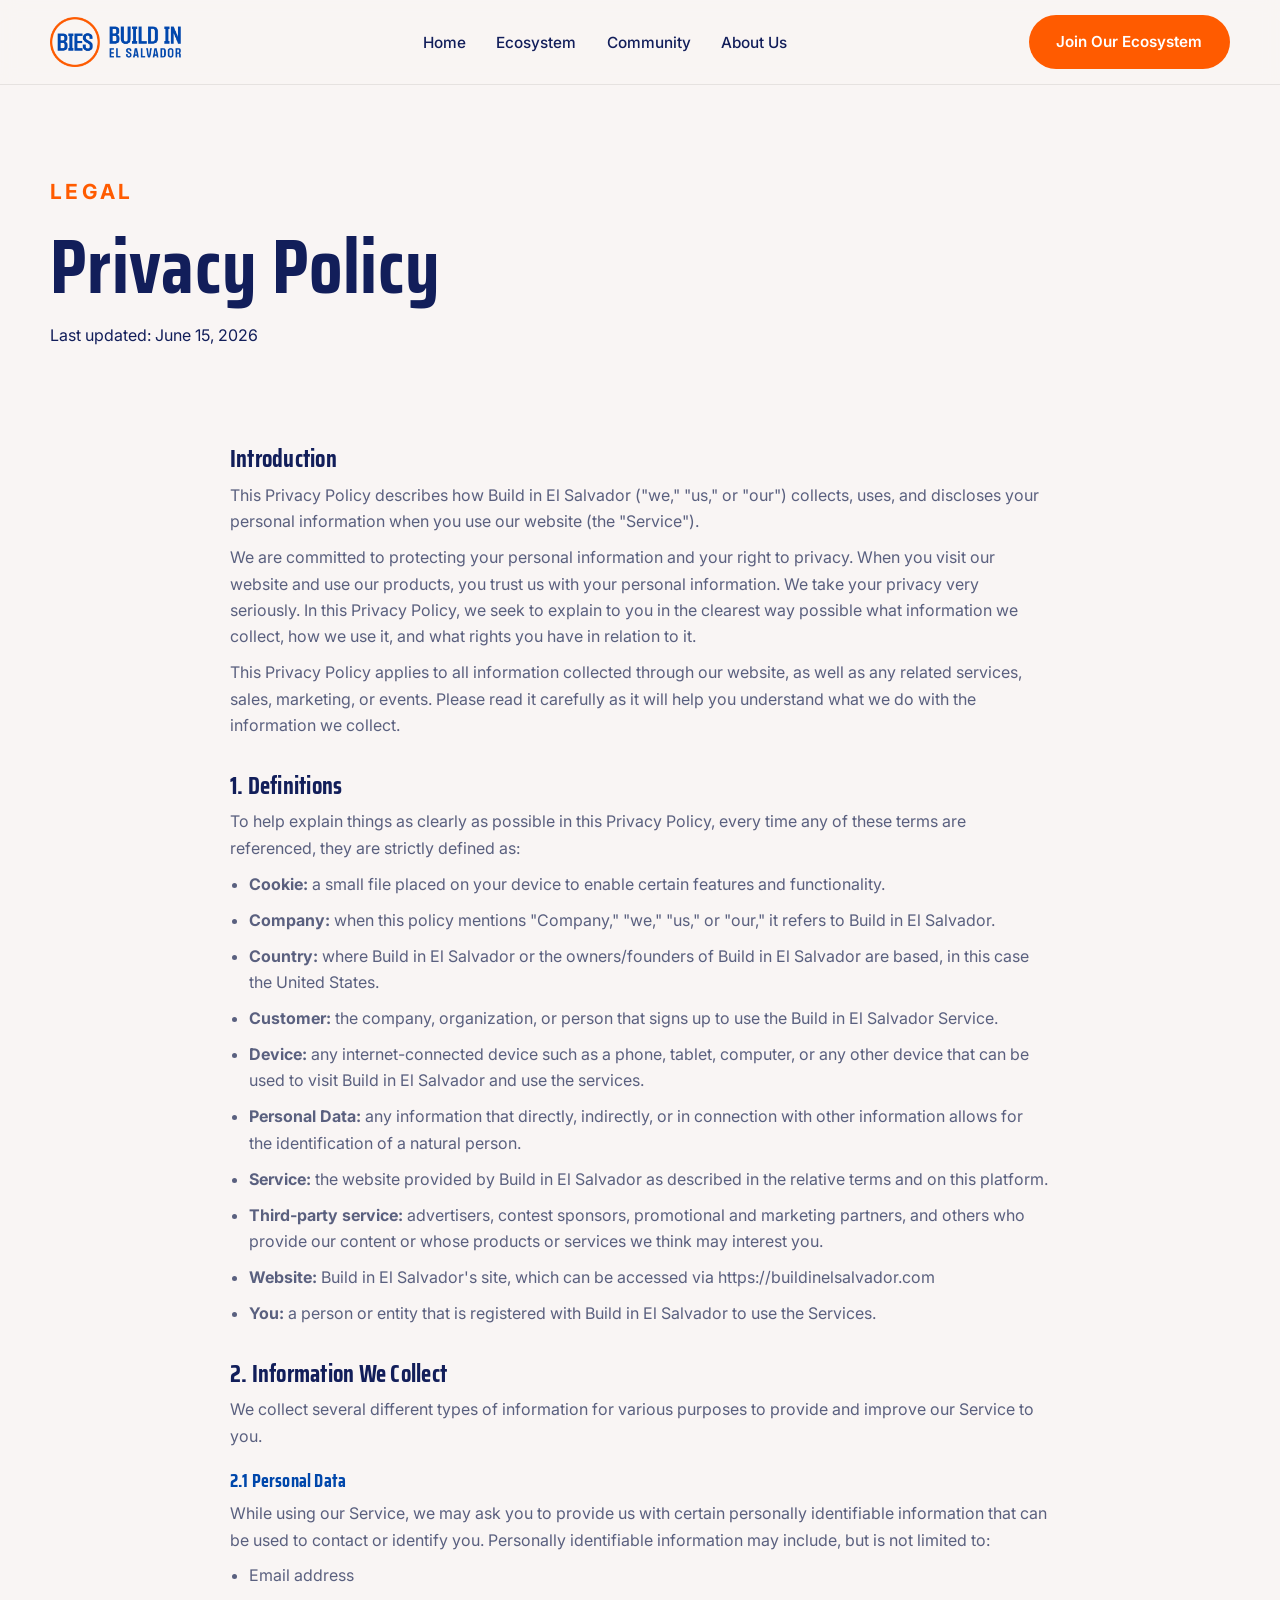
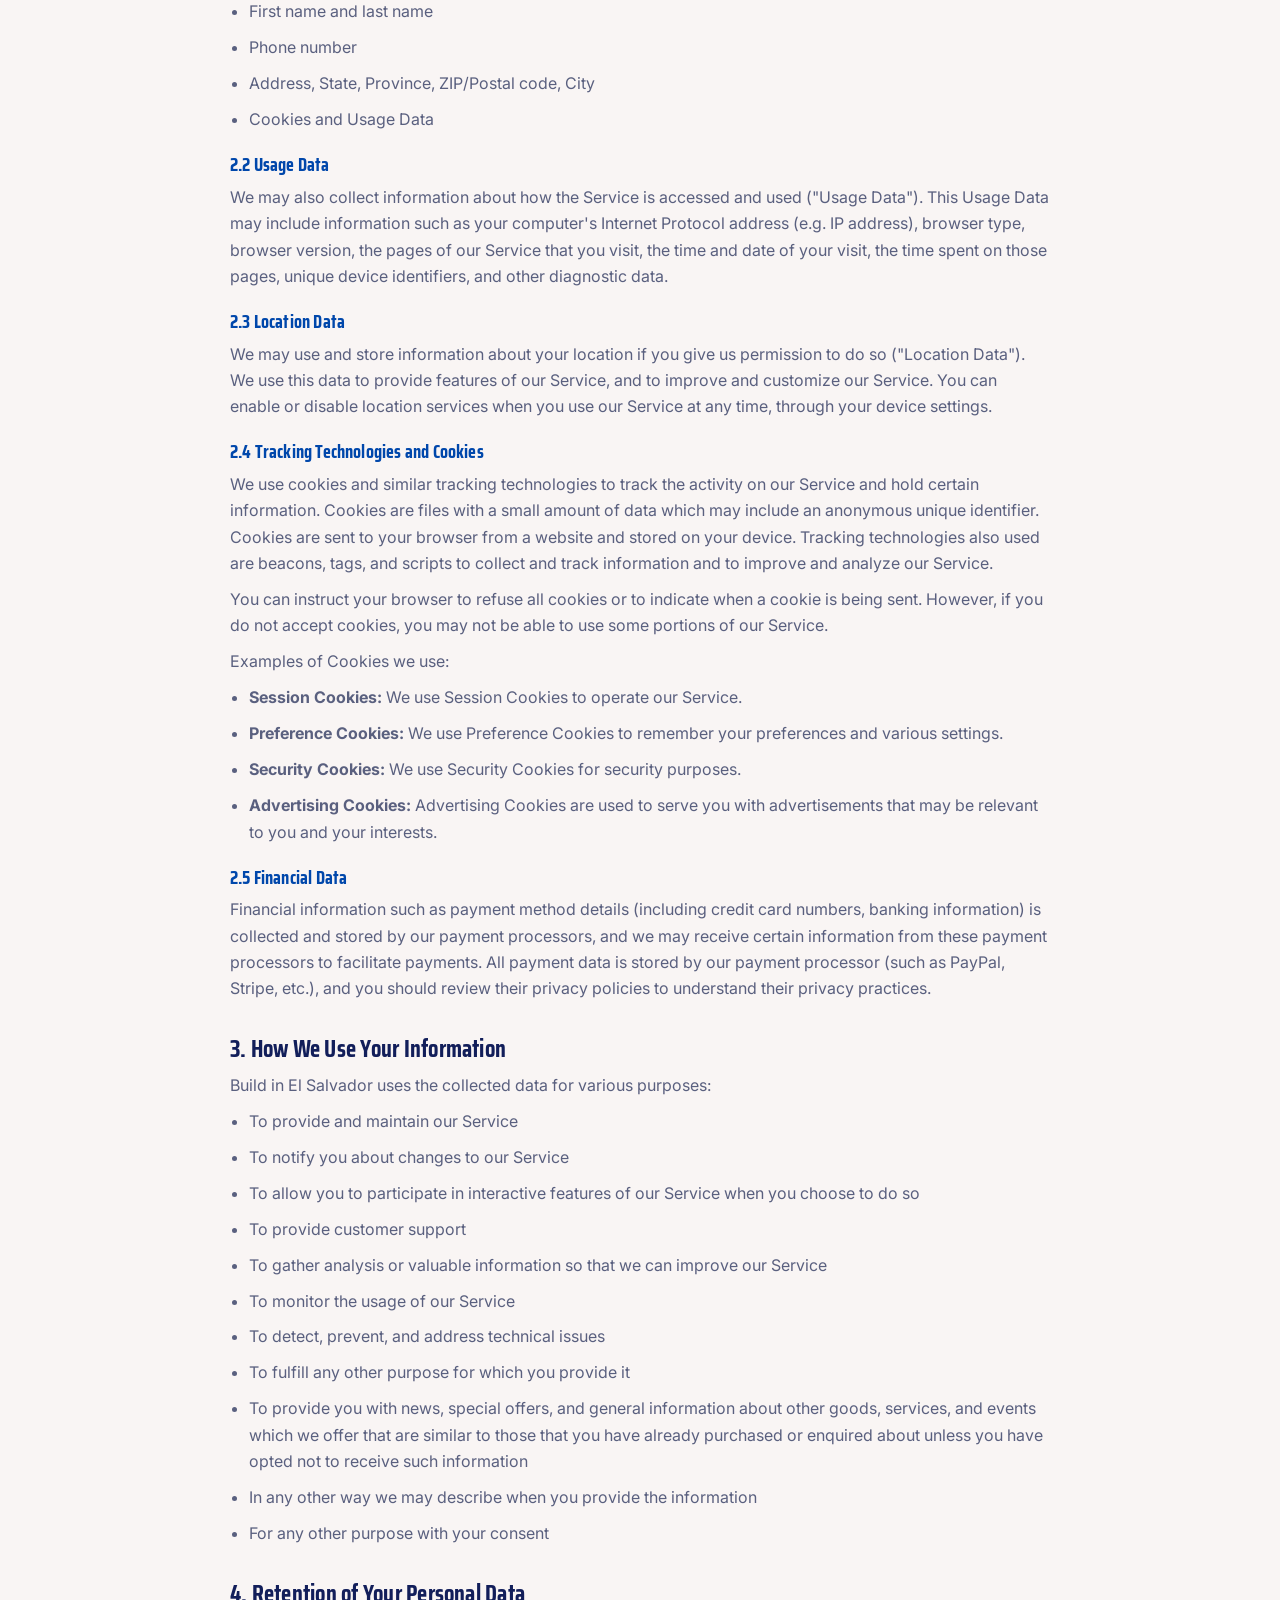
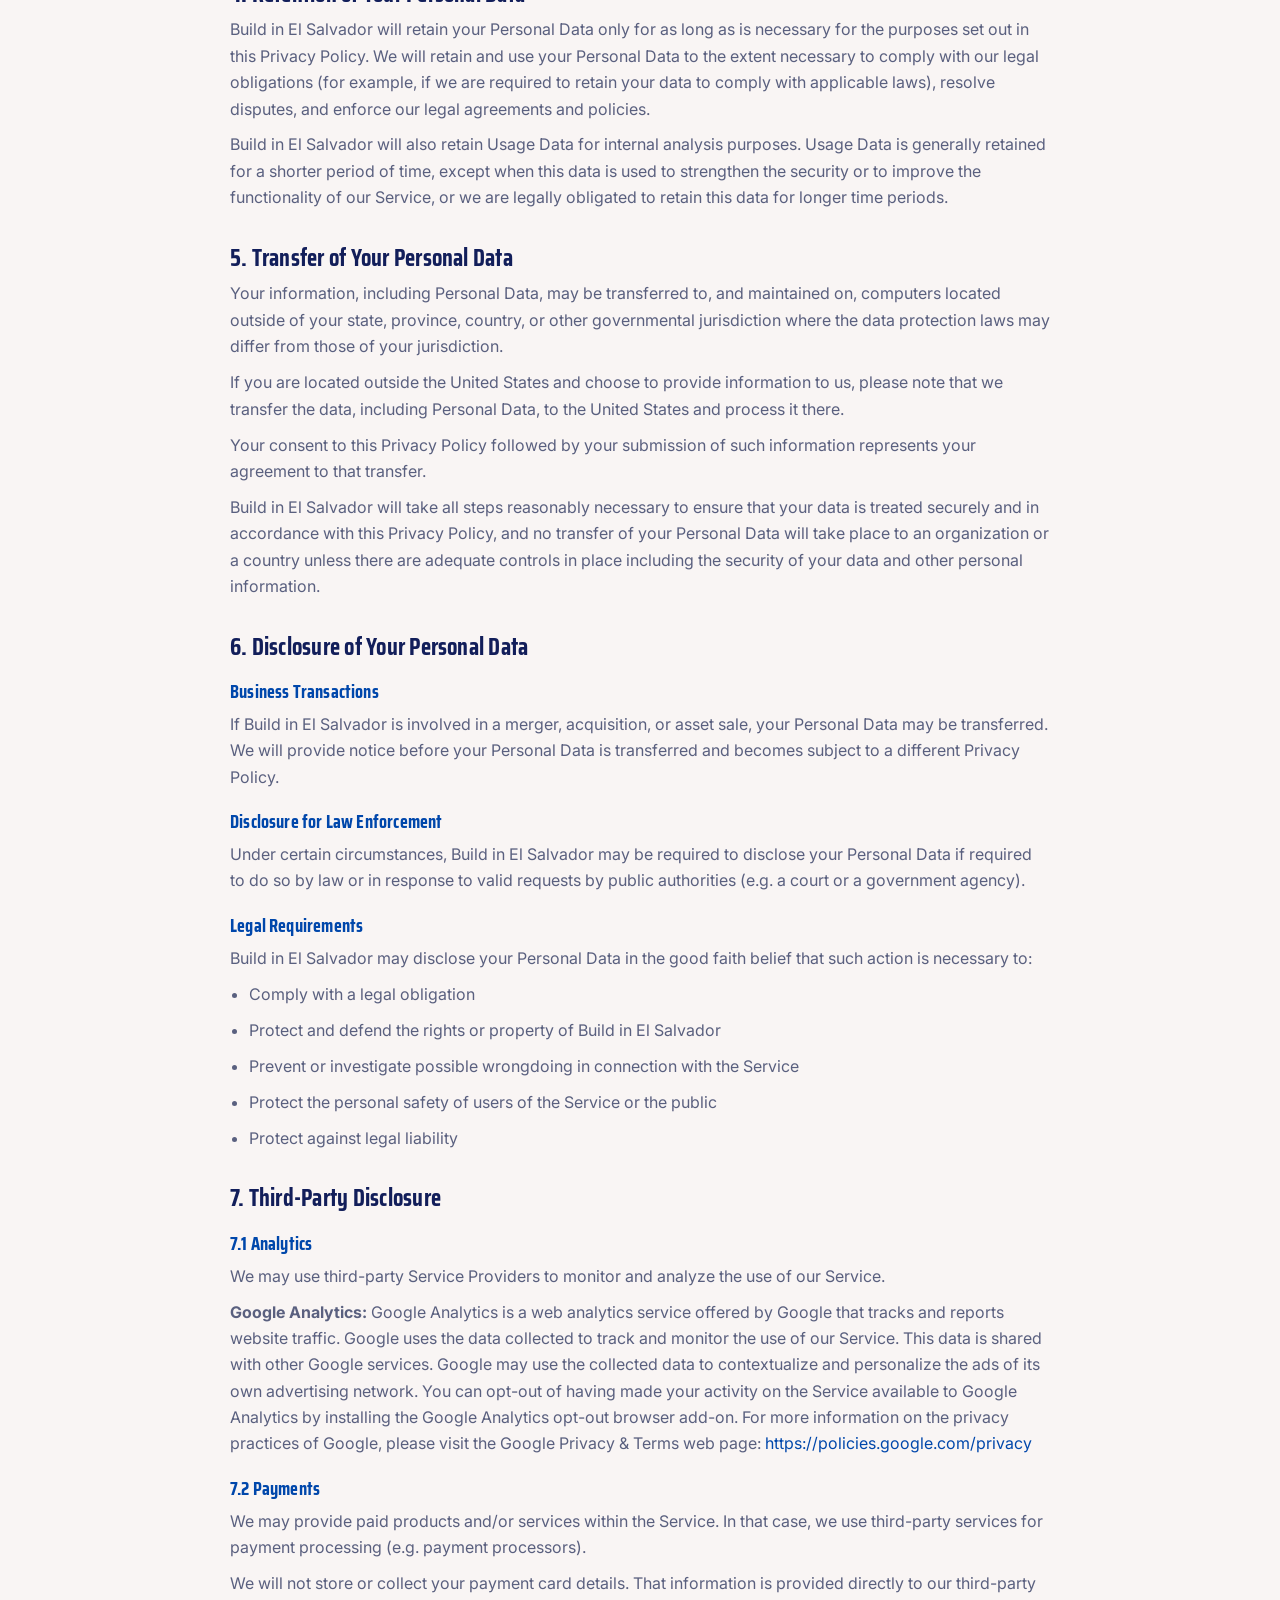
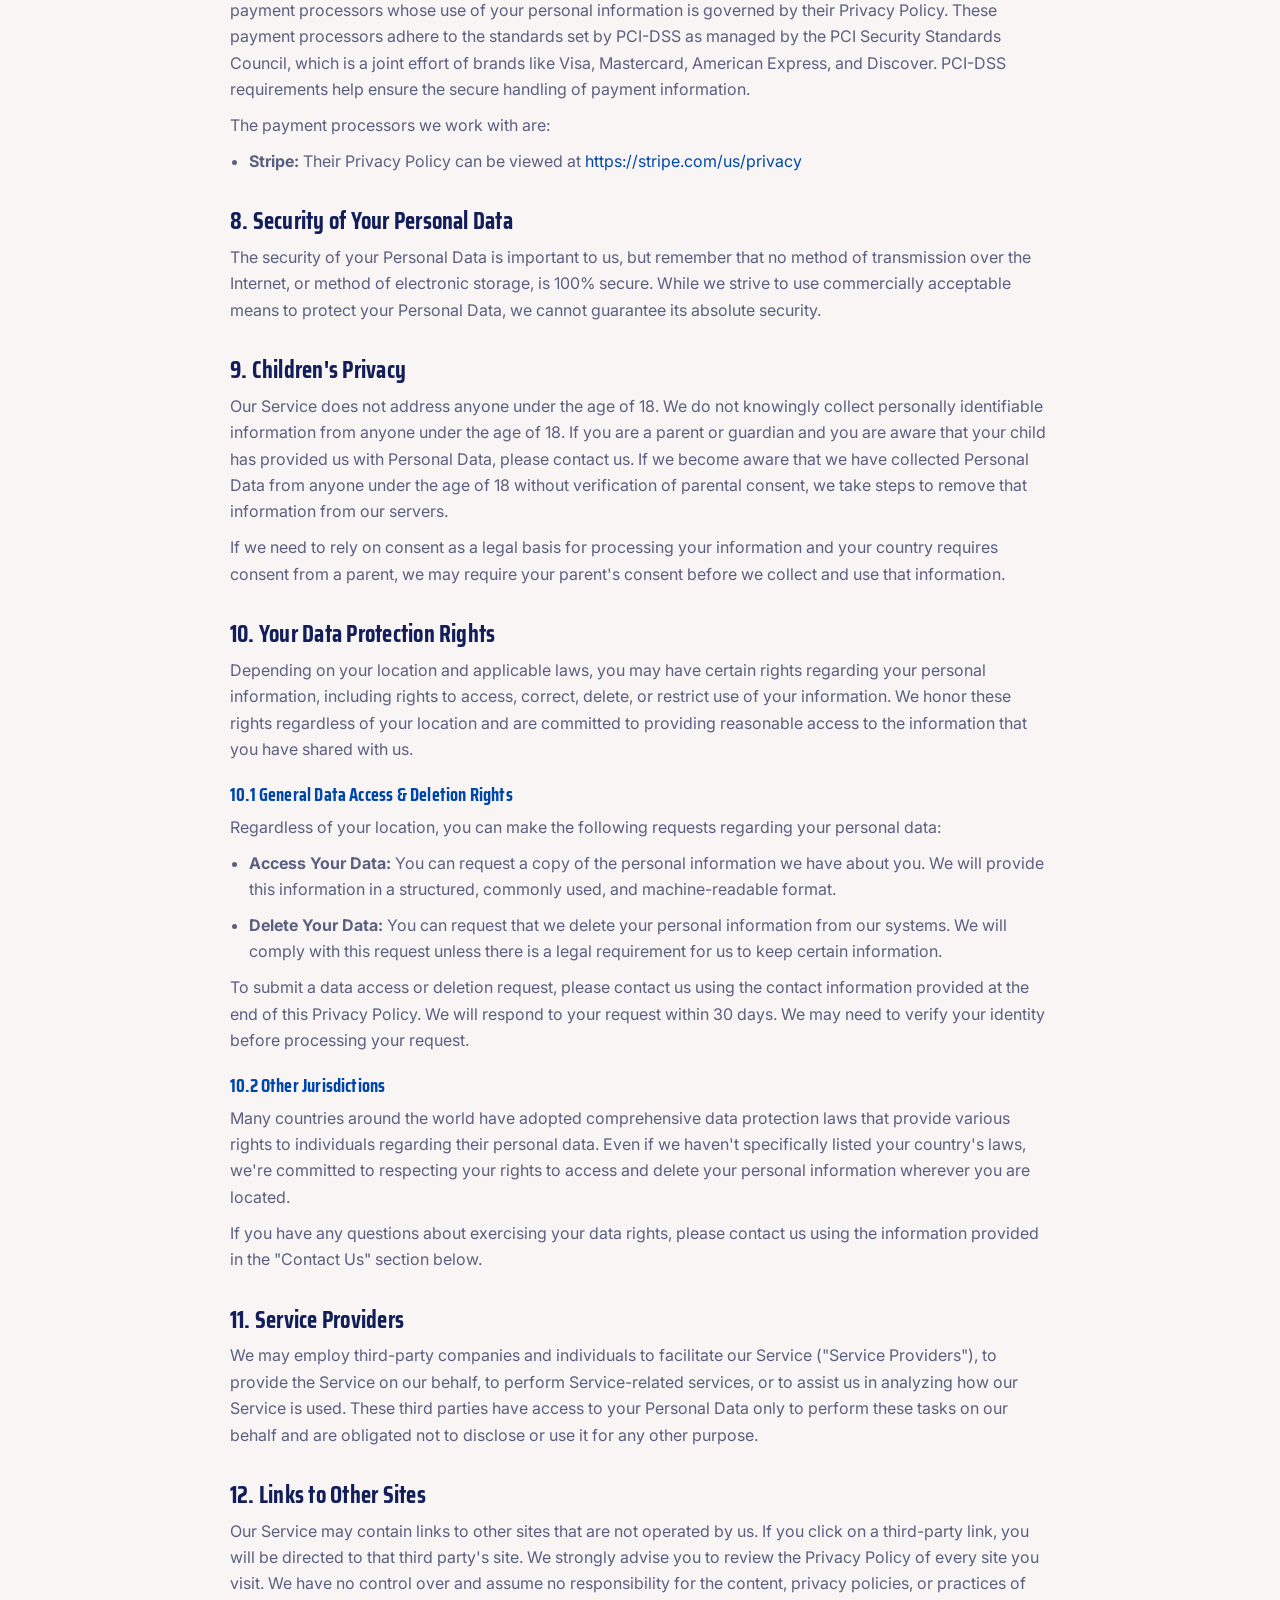
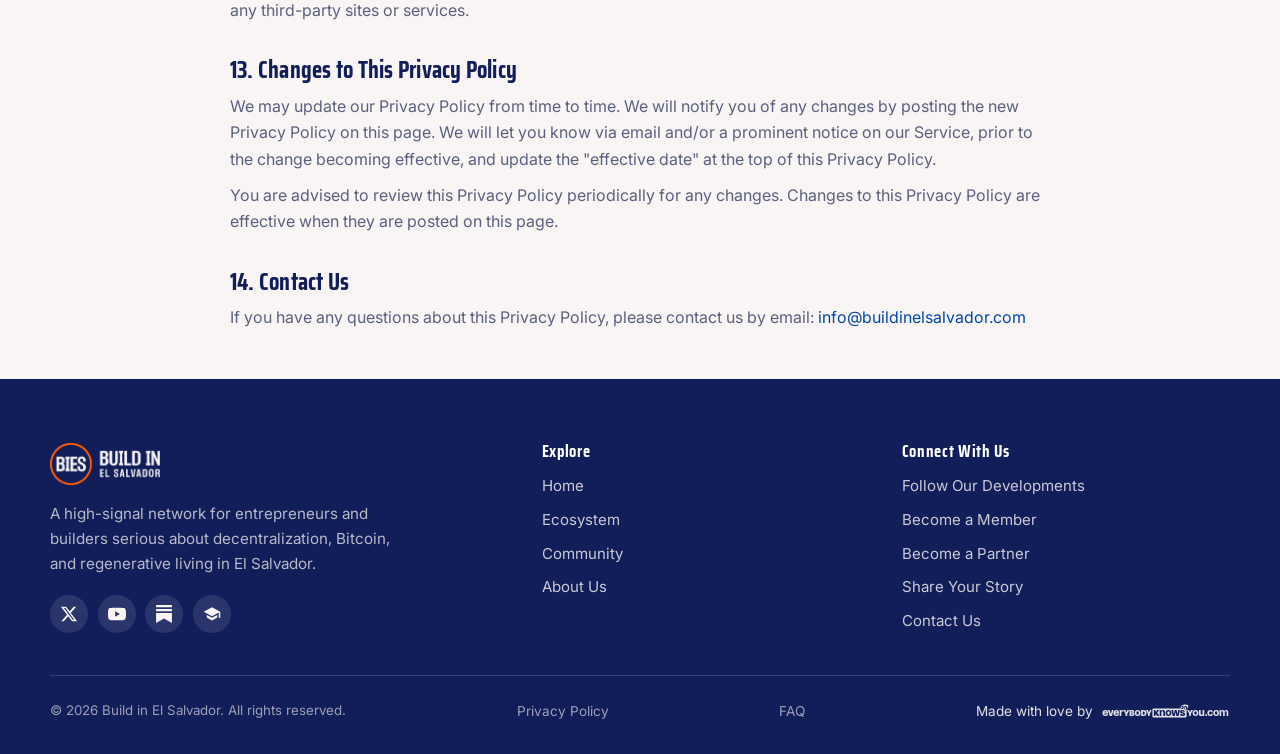
<file: privacy.html>
<!DOCTYPE html>
<html lang="en">
<head>
<meta charset="UTF-8">
<meta name="viewport" content="width=device-width, initial-scale=1.0">
<title>Privacy Policy | Build in El Salvador</title>
<meta name="description" content="How Build in El Salvador collects, uses, and protects your personal information.">
<meta name="keywords" content="Build in El Salvador, BIES, El Salvador entrepreneurs, Bitcoin El Salvador, builders network, decentralization, regenerative living, startup community El Salvador, Bitcoin-native network, entrepreneur community">

<link rel="canonical" href="https://buildinelsalvador.com/privacy.html">
<link rel="alternate" hreflang="en" href="https://buildinelsalvador.com/privacy.html">
<link rel="alternate" hreflang="x-default" href="https://buildinelsalvador.com/privacy.html">

<meta property="og:title" content="Privacy Policy | Build in El Salvador">
<meta property="og:description" content="How Build in El Salvador collects, uses, and protects your personal information.">
<meta property="og:type" content="website">
<meta property="og:url" content="https://buildinelsalvador.com/privacy.html">
<meta property="og:image" content="https://buildinelsalvador.com/assets/images/social-share/og-home.jpg">
<meta property="og:image:width" content="1200">
<meta property="og:image:height" content="630">
<meta property="og:site_name" content="Build in El Salvador">
<meta property="og:locale" content="en_US">

<meta name="twitter:card" content="summary_large_image">
<meta name="twitter:title" content="Privacy Policy | Build in El Salvador">
<meta name="twitter:description" content="How Build in El Salvador collects, uses, and protects your personal information.">
<meta name="twitter:image" content="https://buildinelsalvador.com/assets/images/social-share/og-home.jpg">

<meta name="robots" content="index, follow, max-image-preview:large, max-snippet:-1, max-video-preview:-1">
<meta name="author" content="Build in El Salvador">
<meta name="theme-color" content="#0047AB">
<meta name="geo.region" content="SV">
<meta name="geo.placename" content="El Salvador">
<meta http-equiv="content-language" content="en">

<link rel="icon" href="/favicon.ico?v=2" sizes="any">
<link rel="icon" type="image/png" sizes="32x32" href="/favicon-32x32.png?v=2">
<link rel="icon" type="image/png" sizes="16x16" href="/favicon-16x16.png?v=2">
<link rel="apple-touch-icon" sizes="180x180" href="/apple-touch-icon.png?v=2">
<link rel="manifest" href="/site.webmanifest?v=2">
<link rel="alternate" type="text/plain" title="llms.txt" href="https://buildinelsalvador.com/llms.txt">

<link rel="preconnect" href="https://fonts.googleapis.com">
<link rel="preconnect" href="https://fonts.gstatic.com" crossorigin>
<link rel="preload" as="style" href="https://fonts.googleapis.com/css2?family=Saira+Condensed:wght@500;600;700&family=Inter:wght@400;500;600;700&display=swap">
<link rel="stylesheet" href="https://fonts.googleapis.com/css2?family=Saira+Condensed:wght@500;600;700&family=Inter:wght@400;500;600;700&display=swap" media="print" onload="this.media='all'">
<noscript><link rel="stylesheet" href="https://fonts.googleapis.com/css2?family=Saira+Condensed:wght@500;600;700&family=Inter:wght@400;500;600;700&display=swap"></noscript>

<link rel="stylesheet" href="assets/css/tokens.css?v=ea01794f">
<link rel="stylesheet" href="assets/css/styles.css?v=ea01794f">

</head>
<body>
<header class="site-header">
  <nav class="nav wrap" aria-label="Main">
    <a class="brand" href="index.html" aria-label="Build in El Salvador home">
      <img src="assets/images/logos/logo-lockup.webp" alt="Build in El Salvador" width="900" height="343">
    </a>
    <ul class="nav-links"><li><a href="index.html">Home</a></li><li><a href="membership.html">Ecosystem</a></li><li><a href="stories.html">Community</a></li><li><a href="about.html">About Us</a></li></ul>
    <div class="nav-cta">
      <a class="btn btn-orange" href="membership.html#join">Join Our Ecosystem</a>
      <button class="nav-toggle" aria-label="Open menu" aria-expanded="false"><span></span><span></span><span></span></button>
    </div>
  </nav>
</header>

<main>
<section class="hero wrap reveal" style="text-align:left;padding-bottom:1rem">
  <span class="eyebrow">Legal</span>
  <h1>Privacy Policy</h1>
  <p class="updated">Last updated: June 15, 2026</p>
</section>
<section class="section-tight wrap">
  <div class="legal reveal">
    
<h2>Introduction</h2>
<p>This Privacy Policy describes how Build in El Salvador ("we," "us," or "our") collects, uses, and discloses your personal information when you use our website (the "Service").</p>
<p>We are committed to protecting your personal information and your right to privacy. When you visit our website and use our products, you trust us with your personal information. We take your privacy very seriously. In this Privacy Policy, we seek to explain to you in the clearest way possible what information we collect, how we use it, and what rights you have in relation to it.</p>
<p>This Privacy Policy applies to all information collected through our website, as well as any related services, sales, marketing, or events. Please read it carefully as it will help you understand what we do with the information we collect.</p>

<h2>1. Definitions</h2>
<p>To help explain things as clearly as possible in this Privacy Policy, every time any of these terms are referenced, they are strictly defined as:</p>
<ul>
  <li><strong>Cookie:</strong> a small file placed on your device to enable certain features and functionality.</li>
  <li><strong>Company:</strong> when this policy mentions "Company," "we," "us," or "our," it refers to Build in El Salvador.</li>
  <li><strong>Country:</strong> where Build in El Salvador or the owners/founders of Build in El Salvador are based, in this case the United States.</li>
  <li><strong>Customer:</strong> the company, organization, or person that signs up to use the Build in El Salvador Service.</li>
  <li><strong>Device:</strong> any internet-connected device such as a phone, tablet, computer, or any other device that can be used to visit Build in El Salvador and use the services.</li>
  <li><strong>Personal Data:</strong> any information that directly, indirectly, or in connection with other information allows for the identification of a natural person.</li>
  <li><strong>Service:</strong> the website provided by Build in El Salvador as described in the relative terms and on this platform.</li>
  <li><strong>Third-party service:</strong> advertisers, contest sponsors, promotional and marketing partners, and others who provide our content or whose products or services we think may interest you.</li>
  <li><strong>Website:</strong> Build in El Salvador's site, which can be accessed via https://buildinelsalvador.com</li>
  <li><strong>You:</strong> a person or entity that is registered with Build in El Salvador to use the Services.</li>
</ul>

<h2>2. Information We Collect</h2>
<p>We collect several different types of information for various purposes to provide and improve our Service to you.</p>
<h3>2.1 Personal Data</h3>
<p>While using our Service, we may ask you to provide us with certain personally identifiable information that can be used to contact or identify you. Personally identifiable information may include, but is not limited to:</p>
<ul>
  <li>Email address</li>
  <li>First name and last name</li>
  <li>Phone number</li>
  <li>Address, State, Province, ZIP/Postal code, City</li>
  <li>Cookies and Usage Data</li>
</ul>
<h3>2.2 Usage Data</h3>
<p>We may also collect information about how the Service is accessed and used ("Usage Data"). This Usage Data may include information such as your computer's Internet Protocol address (e.g. IP address), browser type, browser version, the pages of our Service that you visit, the time and date of your visit, the time spent on those pages, unique device identifiers, and other diagnostic data.</p>
<h3>2.3 Location Data</h3>
<p>We may use and store information about your location if you give us permission to do so ("Location Data"). We use this data to provide features of our Service, and to improve and customize our Service. You can enable or disable location services when you use our Service at any time, through your device settings.</p>
<h3>2.4 Tracking Technologies and Cookies</h3>
<p>We use cookies and similar tracking technologies to track the activity on our Service and hold certain information. Cookies are files with a small amount of data which may include an anonymous unique identifier. Cookies are sent to your browser from a website and stored on your device. Tracking technologies also used are beacons, tags, and scripts to collect and track information and to improve and analyze our Service.</p>
<p>You can instruct your browser to refuse all cookies or to indicate when a cookie is being sent. However, if you do not accept cookies, you may not be able to use some portions of our Service.</p>
<p>Examples of Cookies we use:</p>
<ul>
  <li><strong>Session Cookies:</strong> We use Session Cookies to operate our Service.</li>
  <li><strong>Preference Cookies:</strong> We use Preference Cookies to remember your preferences and various settings.</li>
  <li><strong>Security Cookies:</strong> We use Security Cookies for security purposes.</li>
  <li><strong>Advertising Cookies:</strong> Advertising Cookies are used to serve you with advertisements that may be relevant to you and your interests.</li>
</ul>
<h3>2.5 Financial Data</h3>
<p>Financial information such as payment method details (including credit card numbers, banking information) is collected and stored by our payment processors, and we may receive certain information from these payment processors to facilitate payments. All payment data is stored by our payment processor (such as PayPal, Stripe, etc.), and you should review their privacy policies to understand their privacy practices.</p>

<h2>3. How We Use Your Information</h2>
<p>Build in El Salvador uses the collected data for various purposes:</p>
<ul>
  <li>To provide and maintain our Service</li>
  <li>To notify you about changes to our Service</li>
  <li>To allow you to participate in interactive features of our Service when you choose to do so</li>
  <li>To provide customer support</li>
  <li>To gather analysis or valuable information so that we can improve our Service</li>
  <li>To monitor the usage of our Service</li>
  <li>To detect, prevent, and address technical issues</li>
  <li>To fulfill any other purpose for which you provide it</li>
  <li>To provide you with news, special offers, and general information about other goods, services, and events which we offer that are similar to those that you have already purchased or enquired about unless you have opted not to receive such information</li>
  <li>In any other way we may describe when you provide the information</li>
  <li>For any other purpose with your consent</li>
</ul>

<h2>4. Retention of Your Personal Data</h2>
<p>Build in El Salvador will retain your Personal Data only for as long as is necessary for the purposes set out in this Privacy Policy. We will retain and use your Personal Data to the extent necessary to comply with our legal obligations (for example, if we are required to retain your data to comply with applicable laws), resolve disputes, and enforce our legal agreements and policies.</p>
<p>Build in El Salvador will also retain Usage Data for internal analysis purposes. Usage Data is generally retained for a shorter period of time, except when this data is used to strengthen the security or to improve the functionality of our Service, or we are legally obligated to retain this data for longer time periods.</p>

<h2>5. Transfer of Your Personal Data</h2>
<p>Your information, including Personal Data, may be transferred to, and maintained on, computers located outside of your state, province, country, or other governmental jurisdiction where the data protection laws may differ from those of your jurisdiction.</p>
<p>If you are located outside the United States and choose to provide information to us, please note that we transfer the data, including Personal Data, to the United States and process it there.</p>
<p>Your consent to this Privacy Policy followed by your submission of such information represents your agreement to that transfer.</p>
<p>Build in El Salvador will take all steps reasonably necessary to ensure that your data is treated securely and in accordance with this Privacy Policy, and no transfer of your Personal Data will take place to an organization or a country unless there are adequate controls in place including the security of your data and other personal information.</p>

<h2>6. Disclosure of Your Personal Data</h2>
<h3>Business Transactions</h3>
<p>If Build in El Salvador is involved in a merger, acquisition, or asset sale, your Personal Data may be transferred. We will provide notice before your Personal Data is transferred and becomes subject to a different Privacy Policy.</p>
<h3>Disclosure for Law Enforcement</h3>
<p>Under certain circumstances, Build in El Salvador may be required to disclose your Personal Data if required to do so by law or in response to valid requests by public authorities (e.g. a court or a government agency).</p>
<h3>Legal Requirements</h3>
<p>Build in El Salvador may disclose your Personal Data in the good faith belief that such action is necessary to:</p>
<ul>
  <li>Comply with a legal obligation</li>
  <li>Protect and defend the rights or property of Build in El Salvador</li>
  <li>Prevent or investigate possible wrongdoing in connection with the Service</li>
  <li>Protect the personal safety of users of the Service or the public</li>
  <li>Protect against legal liability</li>
</ul>
<h2>7. Third-Party Disclosure</h2>
<h3>7.1 Analytics</h3>
<p>We may use third-party Service Providers to monitor and analyze the use of our Service.</p>
<p><strong>Google Analytics:</strong> Google Analytics is a web analytics service offered by Google that tracks and reports website traffic. Google uses the data collected to track and monitor the use of our Service. This data is shared with other Google services. Google may use the collected data to contextualize and personalize the ads of its own advertising network. You can opt-out of having made your activity on the Service available to Google Analytics by installing the Google Analytics opt-out browser add-on. For more information on the privacy practices of Google, please visit the Google Privacy &amp; Terms web page: <a href="https://policies.google.com/privacy" target="_blank" rel="noopener">https://policies.google.com/privacy</a></p>
<h3>7.2 Payments</h3>
<p>We may provide paid products and/or services within the Service. In that case, we use third-party services for payment processing (e.g. payment processors).</p>
<p>We will not store or collect your payment card details. That information is provided directly to our third-party payment processors whose use of your personal information is governed by their Privacy Policy. These payment processors adhere to the standards set by PCI-DSS as managed by the PCI Security Standards Council, which is a joint effort of brands like Visa, Mastercard, American Express, and Discover. PCI-DSS requirements help ensure the secure handling of payment information.</p>
<p>The payment processors we work with are:</p>
<ul>
  <li><strong>Stripe:</strong> Their Privacy Policy can be viewed at <a href="https://stripe.com/us/privacy" target="_blank" rel="noopener">https://stripe.com/us/privacy</a></li>
</ul>

<h2>8. Security of Your Personal Data</h2>
<p>The security of your Personal Data is important to us, but remember that no method of transmission over the Internet, or method of electronic storage, is 100% secure. While we strive to use commercially acceptable means to protect your Personal Data, we cannot guarantee its absolute security.</p>

<h2>9. Children's Privacy</h2>
<p>Our Service does not address anyone under the age of 18. We do not knowingly collect personally identifiable information from anyone under the age of 18. If you are a parent or guardian and you are aware that your child has provided us with Personal Data, please contact us. If we become aware that we have collected Personal Data from anyone under the age of 18 without verification of parental consent, we take steps to remove that information from our servers.</p>
<p>If we need to rely on consent as a legal basis for processing your information and your country requires consent from a parent, we may require your parent's consent before we collect and use that information.</p>

<h2>10. Your Data Protection Rights</h2>
<p>Depending on your location and applicable laws, you may have certain rights regarding your personal information, including rights to access, correct, delete, or restrict use of your information. We honor these rights regardless of your location and are committed to providing reasonable access to the information that you have shared with us.</p>
<h3>10.1 General Data Access &amp; Deletion Rights</h3>
<p>Regardless of your location, you can make the following requests regarding your personal data:</p>
<ul>
  <li><strong>Access Your Data:</strong> You can request a copy of the personal information we have about you. We will provide this information in a structured, commonly used, and machine-readable format.</li>
  <li><strong>Delete Your Data:</strong> You can request that we delete your personal information from our systems. We will comply with this request unless there is a legal requirement for us to keep certain information.</li>
</ul>
<p>To submit a data access or deletion request, please contact us using the contact information provided at the end of this Privacy Policy. We will respond to your request within 30 days. We may need to verify your identity before processing your request.</p>
<h3>10.2 Other Jurisdictions</h3>
<p>Many countries around the world have adopted comprehensive data protection laws that provide various rights to individuals regarding their personal data. Even if we haven't specifically listed your country's laws, we're committed to respecting your rights to access and delete your personal information wherever you are located.</p>
<p>If you have any questions about exercising your data rights, please contact us using the information provided in the "Contact Us" section below.</p>

<h2>11. Service Providers</h2>
<p>We may employ third-party companies and individuals to facilitate our Service ("Service Providers"), to provide the Service on our behalf, to perform Service-related services, or to assist us in analyzing how our Service is used. These third parties have access to your Personal Data only to perform these tasks on our behalf and are obligated not to disclose or use it for any other purpose.</p>

<h2>12. Links to Other Sites</h2>
<p>Our Service may contain links to other sites that are not operated by us. If you click on a third-party link, you will be directed to that third party's site. We strongly advise you to review the Privacy Policy of every site you visit. We have no control over and assume no responsibility for the content, privacy policies, or practices of any third-party sites or services.</p>

<h2>13. Changes to This Privacy Policy</h2>
<p>We may update our Privacy Policy from time to time. We will notify you of any changes by posting the new Privacy Policy on this page. We will let you know via email and/or a prominent notice on our Service, prior to the change becoming effective, and update the "effective date" at the top of this Privacy Policy.</p>
<p>You are advised to review this Privacy Policy periodically for any changes. Changes to this Privacy Policy are effective when they are posted on this page.</p>

<h2>14. Contact Us</h2>
<p>If you have any questions about this Privacy Policy, please contact us by email: <a href="mailto:info@buildinelsalvador.com">info@buildinelsalvador.com</a></p>

  </div>
</section>
</main>

<footer class="site-footer">
  <div class="wrap">
    <div class="footer-top">
      <div class="fcol">
        <img class="flogo" src="assets/images/logos/logo-lockup-light.webp" alt="Build in El Salvador" width="900" height="343">
        <p>A high-signal network for entrepreneurs and builders serious about decentralization, Bitcoin, and regenerative living in El Salvador.</p>
        <div class="fsocials">
          <a href="https://x.com/BuildInES" target="_blank" rel="noopener" aria-label="X (Twitter)"><svg viewBox="0 0 24 24" fill="currentColor" aria-hidden="true"><path d="M18.244 2.25h3.308l-7.227 8.26 8.502 11.24h-6.66l-5.214-6.817L4.99 21.75H1.68l7.73-8.835L1.254 2.25H8.08l4.713 6.231 5.45-6.231zm-1.161 17.52h1.833L7.084 4.126H5.117z"/></svg></a>
          <a href="https://www.youtube.com/@Buildinelsalvador" target="_blank" rel="noopener" aria-label="YouTube"><svg viewBox="0 0 24 24" fill="currentColor" aria-hidden="true"><path d="M23.498 6.186a3.016 3.016 0 0 0-2.122-2.136C19.505 3.545 12 3.545 12 3.545s-7.505 0-9.377.505A3.017 3.017 0 0 0 .502 6.186C0 8.07 0 12 0 12s0 3.93.502 5.814a3.016 3.016 0 0 0 2.122 2.136c1.871.505 9.376.505 9.376.505s7.505 0 9.377-.505a3.015 3.015 0 0 0 2.122-2.136C24 15.93 24 12 24 12s0-3.93-.502-5.814zM9.545 15.568V8.432L15.818 12l-6.273 3.568z"/></svg></a>
          <a href="https://buildinelsalvador.substack.com/" target="_blank" rel="noopener" aria-label="Substack"><svg viewBox="0 0 24 24" fill="currentColor" aria-hidden="true"><path d="M22.539 8.242H1.46V5.406h21.08v2.836zM1.46 10.812V24L12 18.11 22.54 24V10.812H1.46zM22.54 0H1.46v2.836h21.08V0z"/></svg></a>
          <a href="https://www.skool.com/build-in-el-salvador-2170/about" target="_blank" rel="noopener" aria-label="Skool"><svg viewBox="0 0 24 24" fill="currentColor" aria-hidden="true"><path d="M12 3 1 9l11 6 9-4.91V17h2V9L12 3zM5 13.18v3.5L12 20.5l7-3.82v-3.5l-7 3.82-7-3.82z"/></svg></a>
        </div>
      </div>
      <div class="fcol">
        <h4>Explore</h4>
        <a href="index.html">Home</a>
        <a href="membership.html">Ecosystem</a>
        <a href="stories.html">Community</a>
        <a href="about.html">About Us</a>
      </div>
      <div class="fcol">
        <h4>Connect With Us</h4>
        <a href="https://buildinelsalvador.substack.com/" target="_blank" rel="noopener">Follow Our Developments</a>
        <a href="https://tally.so/r/A7O71l" target="_blank" rel="noopener">Become a Member</a>
        <a href="https://tally.so/r/vGvXGl" target="_blank" rel="noopener">Become a Partner</a>
        <a href="https://tally.so/r/VLBpJJ" target="_blank" rel="noopener">Share Your Story</a>
        <a href="mailto:info@buildinelsalvador.com">Contact Us</a>
      </div>
    </div>
    <div class="footer-bottom">
      <small>&copy; 2026 Build in El Salvador. All rights reserved.</small>
      <a class="fprivacy" href="privacy.html">Privacy Policy</a>
      <a class="fprivacy" href="faq.html">FAQ</a>
      <a class="eky-credit" href="https://everybodyknowsyou.com" target="_blank" rel="noopener" aria-label="Made with love by everybodyknowsyou.com">
        <span class="eky-credit__text">Made with love by</span>
        <svg role="img" aria-label="everybodyknowsyou.com" id="Layer_1" data-name="Layer 1" xmlns="http://www.w3.org/2000/svg" viewBox="0 0 1296.95 160.34">
  <defs>
    <style>
            .cls-1 { fill: var(--eky-bg, #ffffff); }
      .cls-2 { fill: var(--eky-fg, currentColor); }
    </style>
  </defs>
  <g>
    <g>
      <g>
        <rect class="cls-2" x="515.16" y="55.21" width="342.62" height="90.52" rx="12" ry="12"/>
        <path class="cls-1" d="M530.13,71.12h16.6v15.46l-.24,6.96h.32l3.32-4.61,15.14-17.81h19.83l-22.02,25.02,22.18,33.68h-19.92l-13.76-20.73-4.86,5.34v15.38h-16.6v-58.69Z"/>
        <path class="cls-1" d="M604.13,71.12v8.01h.32c4.53-6.23,10.53-9.23,18.54-9.23,12.47,0,18.94,7.29,18.94,22.02v37.89h-16.6v-35.3c0-7.69-2.75-10.85-8.58-10.85-7.21,0-11.82,4.7-11.82,12.14v34h-16.6v-58.69h15.79Z"/>
        <path class="cls-1" d="M647.37,100.43c0-17.57,11.09-30.52,29.31-30.52s29.31,12.95,29.31,30.52-11.09,30.6-29.31,30.6-29.31-13.03-29.31-30.6ZM688.66,100.43c0-9.8-3.81-17.16-11.98-17.16s-11.98,7.37-11.98,17.16,3.81,17.24,11.98,17.24,11.98-7.45,11.98-17.24Z"/>
        <path class="cls-1" d="M705.66,71.12h17.57l6.64,35.62c.41,2.02.73,4.86,1.14,6.88h.32l1.21-6.88,6.88-35.62h18.54l7.45,35.62,1.29,6.88h.32l1.05-6.88,5.99-35.62h17.24l-13.28,58.69h-21.53l-6.64-32.38-1.29-6.88h-.32l-1.21,6.88-6.56,32.38h-21.45l-13.36-58.69Z"/>
        <path class="cls-1" d="M791.81,110.79l17-.08c.57,4.78,3.72,7.53,9.31,7.53,4.61,0,7.85-1.7,7.85-5.26,0-2.67-1.78-4.37-5.59-5.26l-14.09-3.24c-8.98-2.02-13.84-7.77-13.84-16.27,0-11.5,8.99-18.3,24.69-18.3,14.65,0,23.56,6.96,23.8,18.05h-17c-.49-3.32-2.67-5.67-7.69-5.67-4.37,0-7.21,1.54-7.21,4.61,0,2.43,1.7,3.81,5.59,4.7l14.09,3.24c9.23,2.1,14.09,8.18,14.09,16.84,0,12.71-10.28,19.35-24.77,19.35-16.19,0-25.99-7.77-26.23-20.24Z"/>
      </g>
      <g>
        <path class="cls-2" d="M918.06,100.39c0-17.57,11.09-30.52,29.31-30.52s29.31,12.95,29.31,30.52-11.09,30.6-29.31,30.6-29.31-13.03-29.31-30.6ZM959.34,100.39c0-9.8-3.81-17.16-11.98-17.16s-11.98,7.37-11.98,17.16,3.81,17.24,11.98,17.24,11.98-7.45,11.98-17.24Z"/>
        <path class="cls-2" d="M1018.85,129.78v-7.85h-.32c-4.61,6.15-10.52,9.07-17.89,9.07-11.98,0-18.46-7.29-18.46-21.94v-37.97h16.6v35.38c0,7.69,2.83,10.77,8.18,10.77,6.56,0,11.09-4.61,11.09-12.63v-33.52h16.6v58.69h-15.79Z"/>
        <path class="cls-2" d="M884.01,109.52l-20.4-38.4h17.84l8.26,17.75c.99,2.06,1.9,4.96,2.89,7.02h.33c.91-2.06,1.82-4.96,2.72-7.02l7.85-17.75h17.51l-20.07,38.57v21.31h-16.93v-21.47Z"/>
      </g>
      <g>
        <path class="cls-2" d="M14.66,100.39c0-17.97,10.85-30.52,29.55-30.52s28.01,12.47,27.36,34.41h-39.35c.89,8.91,4.53,14.01,11.66,14.01,5.67,0,9.31-3,10.44-8.5h16.76c-2.19,13.28-12.31,21.21-26.88,21.21-18.7,0-29.55-12.63-29.55-30.6ZM54.58,92.54c-1.05-6.56-4.78-9.96-10.36-9.96s-9.8,3.64-11.42,9.96h21.78Z"/>
        <path class="cls-2" d="M69.8,71.09h17.49l9.47,35.62c.57,2.02,1.05,4.86,1.62,6.88h.32l1.54-6.88,8.99-35.62h17.16l-17.81,58.69h-21.13l-17.65-58.69Z"/>
        <path class="cls-2" d="M124.69,100.39c0-17.97,10.85-30.52,29.55-30.52s28.01,12.47,27.36,34.41h-39.35c.89,8.91,4.53,14.01,11.66,14.01,5.67,0,9.31-3,10.44-8.5h16.76c-2.19,13.28-12.31,21.21-26.88,21.21-18.7,0-29.55-12.63-29.55-30.6ZM164.61,92.54c-1.05-6.56-4.78-9.96-10.36-9.96s-9.8,3.64-11.42,9.96h21.78Z"/>
        <path class="cls-2" d="M187.44,71.09h15.46v9.47h.32c3.64-7.37,8.74-10.69,15.71-10.69,1.86,0,3.56.24,5.1.81v15.79h-.32c-1.7-.49-3.24-.73-5.18-.73-9.15,0-14.49,5.42-14.49,16.11v27.93h-16.6v-58.69Z"/>
        <path class="cls-2" d="M285.57,71.09h26.15c13.52,0,20.97,5.42,20.97,14.82,0,6.15-3.08,10.36-9.96,12.39v.32c8.02,1.46,12.23,6.23,12.23,13.84,0,10.52-8.42,17.33-21.7,17.33h-27.69v-58.69ZM316.66,88.82c0-3.64-2.02-5.18-6.56-5.18h-7.93v10.77h7.93c4.37,0,6.56-1.86,6.56-5.59ZM318.6,111.24c0-3.81-2.27-5.99-6.88-5.99h-9.55v11.98h9.63c4.45,0,6.8-2.19,6.8-5.99Z"/>
        <path class="cls-2" d="M337.95,100.39c0-17.57,11.09-30.52,29.31-30.52s29.31,12.95,29.31,30.52-11.09,30.6-29.31,30.6-29.31-13.03-29.31-30.6ZM379.24,100.39c0-9.8-3.8-17.16-11.98-17.16s-11.98,7.37-11.98,17.16,3.8,17.24,11.98,17.24,11.98-7.45,11.98-17.24Z"/>
        <path class="cls-2" d="M402.08,71.09h24.13c18.62,0,29.63,10.36,29.63,29.31s-11.01,29.39-29.63,29.39h-24.13v-58.69ZM438.99,100.39c0-10.77-5.83-16.19-13.36-16.19h-6.96v32.46h6.96c7.53,0,13.36-5.51,13.36-16.27Z"/>
        <path class="cls-2" d="M471.04,109.52l-20.4-38.4h17.84l8.26,17.75c.99,2.06,1.9,4.96,2.89,7.02h.33c.91-2.06,1.82-4.96,2.72-7.02l7.85-17.75h17.51l-20.07,38.57v21.31h-16.93v-21.47Z"/>
        <path class="cls-2" d="M245.89,109.52l-20.4-38.4h17.84l8.26,17.75c.99,2.06,1.9,4.96,2.89,7.02h.33c.91-2.06,1.82-4.96,2.72-7.02l7.85-17.75h17.51l-20.07,38.57v21.31h-16.93v-21.47Z"/>
      </g>
    </g>
    <g>
      <g>
        <path class="cls-2" d="M837.89,14.05c5.42-1.65,11.14.47,13.85,5.48.39.72,1.1,1.2,1.88,1.34.7.12,1.52-.2,2.16-.74,4.05-3.38,9.74-3.68,14.06-.7,4.24,2.92,5.92,8.22,4.35,13.25l-6.96,22.26c-2.45,8.46-9.67,14.45-18.27,15.02-8.94.6-17.2-4.68-20.36-13.03-.17-.45-.5-.62-.88-.67s-.66.09-.98.46c-5.78,6.49-15.01,8.59-23.07,5.2-7.59-3.19-12.57-10.83-12.37-19.15.21-8.44,5.67-16.24,13.97-18.77l32.61-9.94ZM844.69,65.73c8.85,1.59,17.31-4.28,18.9-13.13,1.59-8.85-4.28-17.31-13.13-18.9-8.85-1.59-17.31,4.28-18.9,13.13s4.28,17.31,13.13,18.9ZM808.72,59.25c8.85,1.59,17.31-4.28,18.9-13.13,1.59-8.85-4.28-17.31-13.13-18.9-8.85-1.59-17.31,4.28-18.9,13.13-1.59,8.85,4.28,17.31,13.13,18.9Z"/>
        <g>
          <path class="cls-1" d="M850.46,33.7c8.85,1.59,14.72,10.06,13.13,18.9-1.59,8.85-10.06,14.72-18.9,13.13-8.85-1.59-14.72-10.06-13.13-18.9s10.06-14.72,18.9-13.13Z"/>
          <path class="cls-1" d="M814.49,27.22c8.85,1.59,14.72,10.06,13.13,18.9-1.59,8.85-10.06,14.72-18.9,13.13-8.85-1.59-14.72-10.06-13.13-18.9,1.59-8.85,10.06-14.72,18.9-13.13Z"/>
        </g>
      </g>
      <g>
        <g>
          <path class="cls-2" d="M847.57,56.91c-.06-.86-.28-1.56-.42-2.47.64.65,1.19,1.16,1.91,1.66,1.12.79,2.71.42,3.44-.7.73-1.11.45-2.64-.68-3.44-.71-.5-1.52-.66-2.4-1.05,1.54-.53,3.13-1,3.41-2.57.17-.93-.14-1.9-.84-2.43-1.03-.79-2.26-.75-3.22.02-.58.46-1.06.91-1.67,1.49.18-.89.4-1.63.45-2.5.09-1.44-1.09-2.58-2.46-2.58s-2.55,1.17-2.48,2.62c.04.85.33,1.53.43,2.46-.47-.54-.95-.89-1.43-1.33-1.13-1.04-2.8-.99-3.77.19-.91,1.1-.66,2.87.58,3.67.72.46,1.49.65,2.34.99-.88.38-1.73.56-2.45,1.09-1.21.89-1.32,2.65-.36,3.69,1.04,1.12,2.62,1.06,3.73.03l1.46-1.34c-.23.92-.51,1.75-.51,2.68,0,1.41,1.2,2.5,2.56,2.45s2.46-1.22,2.37-2.6Z"/>
          <path class="cls-2" d="M847.57,56.91c.09,1.38-1.03,2.55-2.37,2.6s-2.56-1.05-2.56-2.45c0-.94.27-1.76.51-2.68l-1.46,1.34c-1.12,1.03-2.7,1.09-3.73-.03-.96-1.04-.84-2.8.36-3.69.71-.53,1.56-.71,2.45-1.09-.85-.34-1.62-.53-2.34-.99-1.24-.79-1.49-2.57-.58-3.67.97-1.17,2.64-1.23,3.77-.19.48.45.96.79,1.43,1.33-.1-.93-.38-1.61-.43-2.46-.07-1.44,1.07-2.62,2.48-2.62s2.55,1.14,2.46,2.58c-.05.87-.27,1.6-.45,2.5.61-.58,1.09-1.03,1.67-1.49.96-.77,2.19-.81,3.22-.02.7.54,1,1.5.84,2.43-.28,1.57-1.87,2.04-3.41,2.57.88.39,1.69.54,2.4,1.05,1.13.8,1.41,2.33.68,3.44-.73,1.11-2.32,1.48-3.44.7-.72-.5-1.27-1.01-1.91-1.66.14.92.37,1.62.42,2.47Z"/>
        </g>
        <g>
          <path class="cls-2" d="M810.13,50.42c.09-1.04-.23-1.92-.46-2.9.76.65,1.37,1.38,2.24,1.82,1.23.63,2.73.08,3.32-1.08s.21-2.6-.95-3.29c-.73-.43-1.51-.63-2.28-.94.71-.21,1.29-.46,1.92-.73,1.42-.61,1.98-2.23,1.25-3.55s-2.48-1.69-3.67-.79c-.67.5-1.22,1.01-1.84,1.61.23-1.08.58-2.02.43-3.07-.18-1.23-1.33-2.03-2.49-2.01s-2.27.88-2.4,2.1c-.11,1.04.22,1.91.45,2.98-.52-.57-1.04-.93-1.58-1.42-1.11-1-2.86-.89-3.77.32s-.53,2.95.79,3.67c.74.41,1.47.63,2.23.89-.85.33-1.63.52-2.35.98-1.23.78-1.49,2.47-.66,3.57s2.46,1.35,3.58.48c.64-.49,1.17-.96,1.77-1.57-.22,1.07-.56,1.95-.45,2.98.14,1.28,1.29,2.13,2.5,2.11s2.29-.84,2.41-2.17Z"/>
          <path class="cls-2" d="M810.13,50.42c-.12,1.32-1.24,2.14-2.41,2.17s-2.36-.83-2.5-2.11c-.11-1.03.23-1.91.45-2.98-.6.61-1.13,1.08-1.77,1.57-1.12.87-2.73.66-3.58-.48s-.57-2.79.66-3.57c.72-.46,1.5-.64,2.35-.98-.77-.26-1.49-.48-2.23-.89-1.32-.73-1.68-2.5-.79-3.67s2.66-1.32,3.77-.32c.54.49,1.06.85,1.58,1.42-.23-1.07-.56-1.94-.45-2.98.13-1.22,1.24-2.08,2.4-2.1s2.31.78,2.49,2.01c.15,1.05-.2,1.99-.43,3.07.62-.6,1.17-1.1,1.84-1.61,1.2-.9,2.97-.5,3.67.79s.17,2.93-1.25,3.55c-.63.27-1.21.52-1.92.73.77.32,1.55.51,2.28.94,1.16.68,1.53,2.13.95,3.29s-2.09,1.71-3.32,1.08c-.87-.44-1.48-1.17-2.24-1.82.23.98.55,1.86.46,2.9Z"/>
        </g>
      </g>
    </g>
  </g>
  <g fill="var(--eky-fg, currentColor)">
    <path d="M1046.08,112.99h15.96v16.61h-15.96v-16.61Z"/>
    <path d="M1065.91,100.33c0-17.49,11.29-30.39,29.1-30.39,13.79,0,25.15,8.06,26.36,22.41h-16.85c-.56-5.8-4.03-9.11-9.43-9.11-8.06,0-11.93,7.42-11.93,17.09s3.79,17.17,11.85,17.17c5.4,0,8.95-3.3,9.67-9.67h16.85c-1.13,14.91-12.66,22.97-26.52,22.97-18.14,0-29.1-12.98-29.1-30.47Z"/>
    <path d="M1124.75,100.33c0-17.49,11.04-30.39,29.18-30.39s29.18,12.9,29.18,30.39-11.04,30.47-29.18,30.47-29.18-12.98-29.18-30.47ZM1165.86,100.33c0-9.75-3.79-17.09-11.93-17.09s-11.93,7.33-11.93,17.09,3.79,17.17,11.93,17.17,11.93-7.42,11.93-17.17Z"/>
    <path d="M1204.31,71.15v7.98h.32c4.43-5.97,10.64-9.19,17.9-9.19s12.41,3.14,15.4,9.19h.32c4.92-6.21,10.72-9.19,17.9-9.19,12.58,0,19.27,8.71,19.27,22.81v36.84h-16.53v-34.26c0-7.66-2.34-11.69-8.06-11.69-6.53,0-10.56,5-10.56,12.9v33.05h-16.53v-34.34c0-7.58-2.42-11.61-8.14-11.61-6.61,0-10.48,5.24-10.48,12.9v33.05h-16.53v-58.44h15.72Z"/>
  </g>
</svg>
      </a>
    </div>
  </div>
  <script src="assets/js/main.js?v=ea01794f" defer></script>
</body>
</html>
</file>
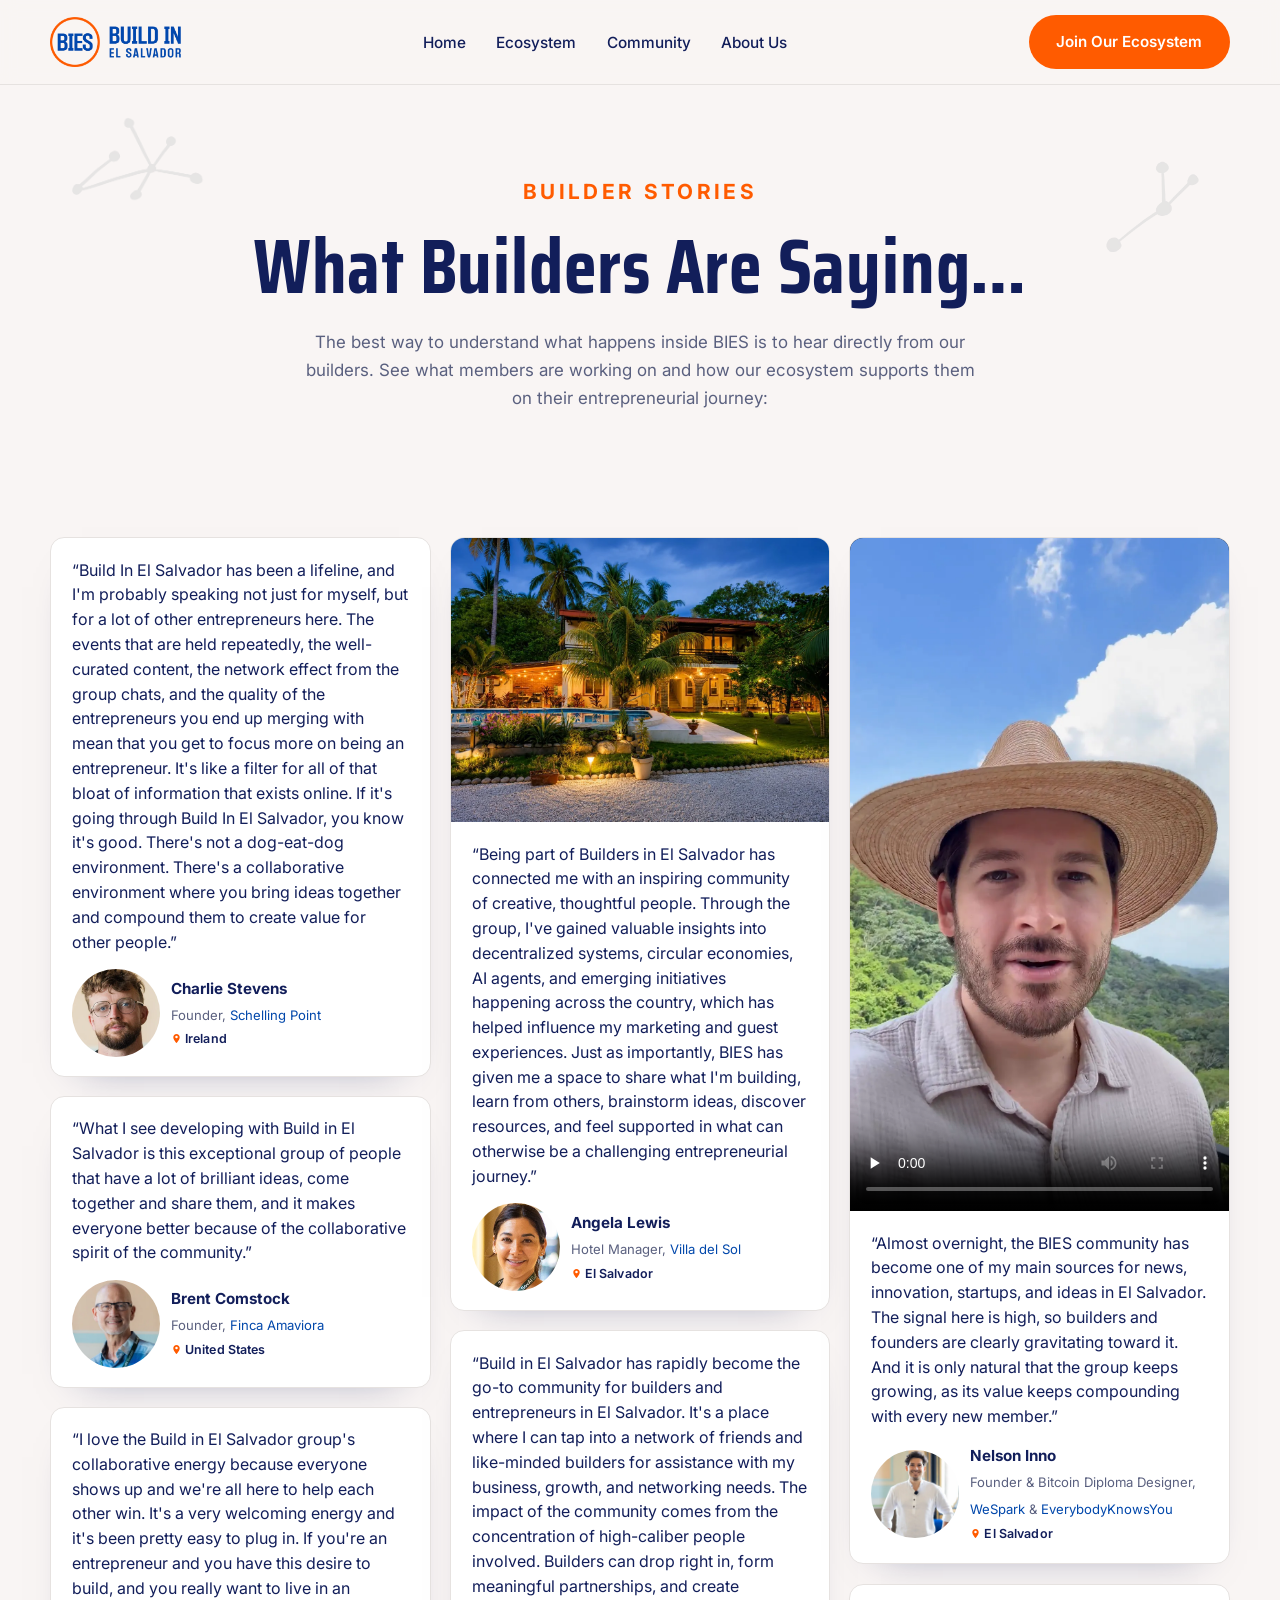
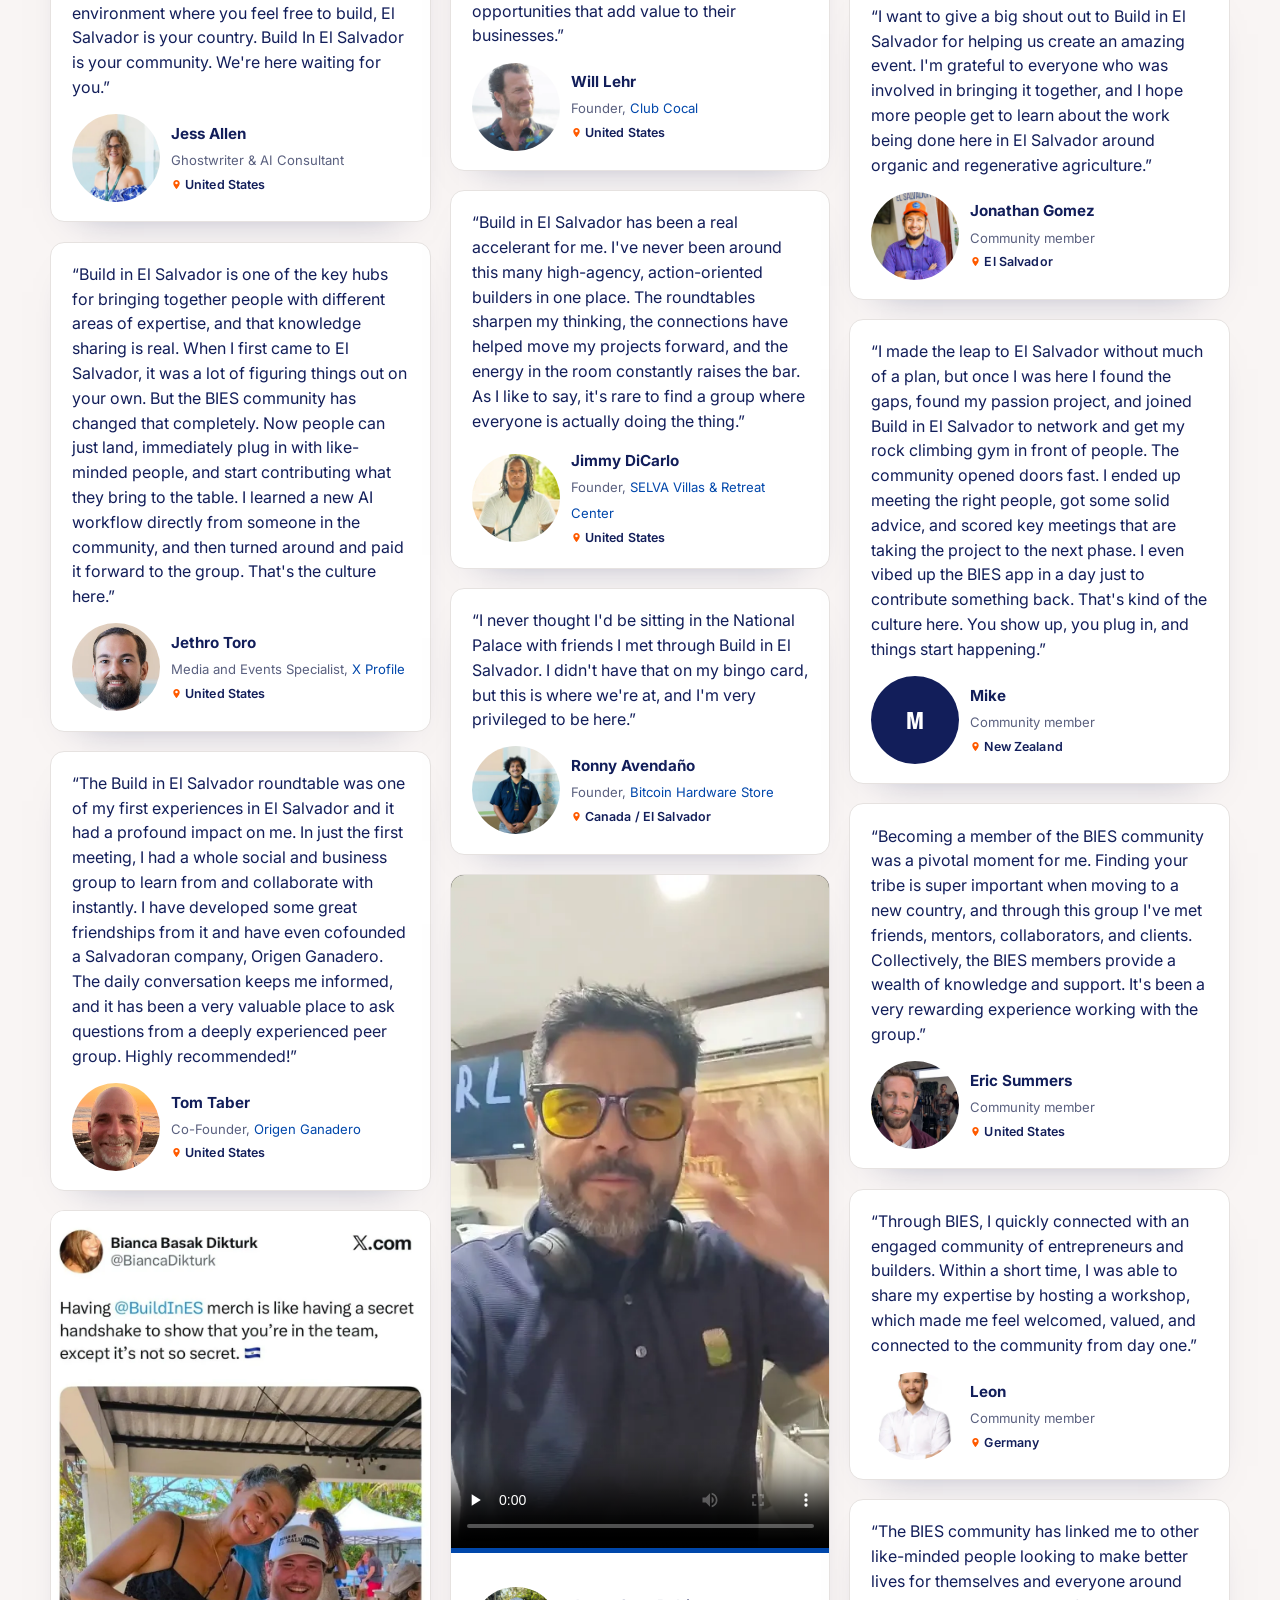
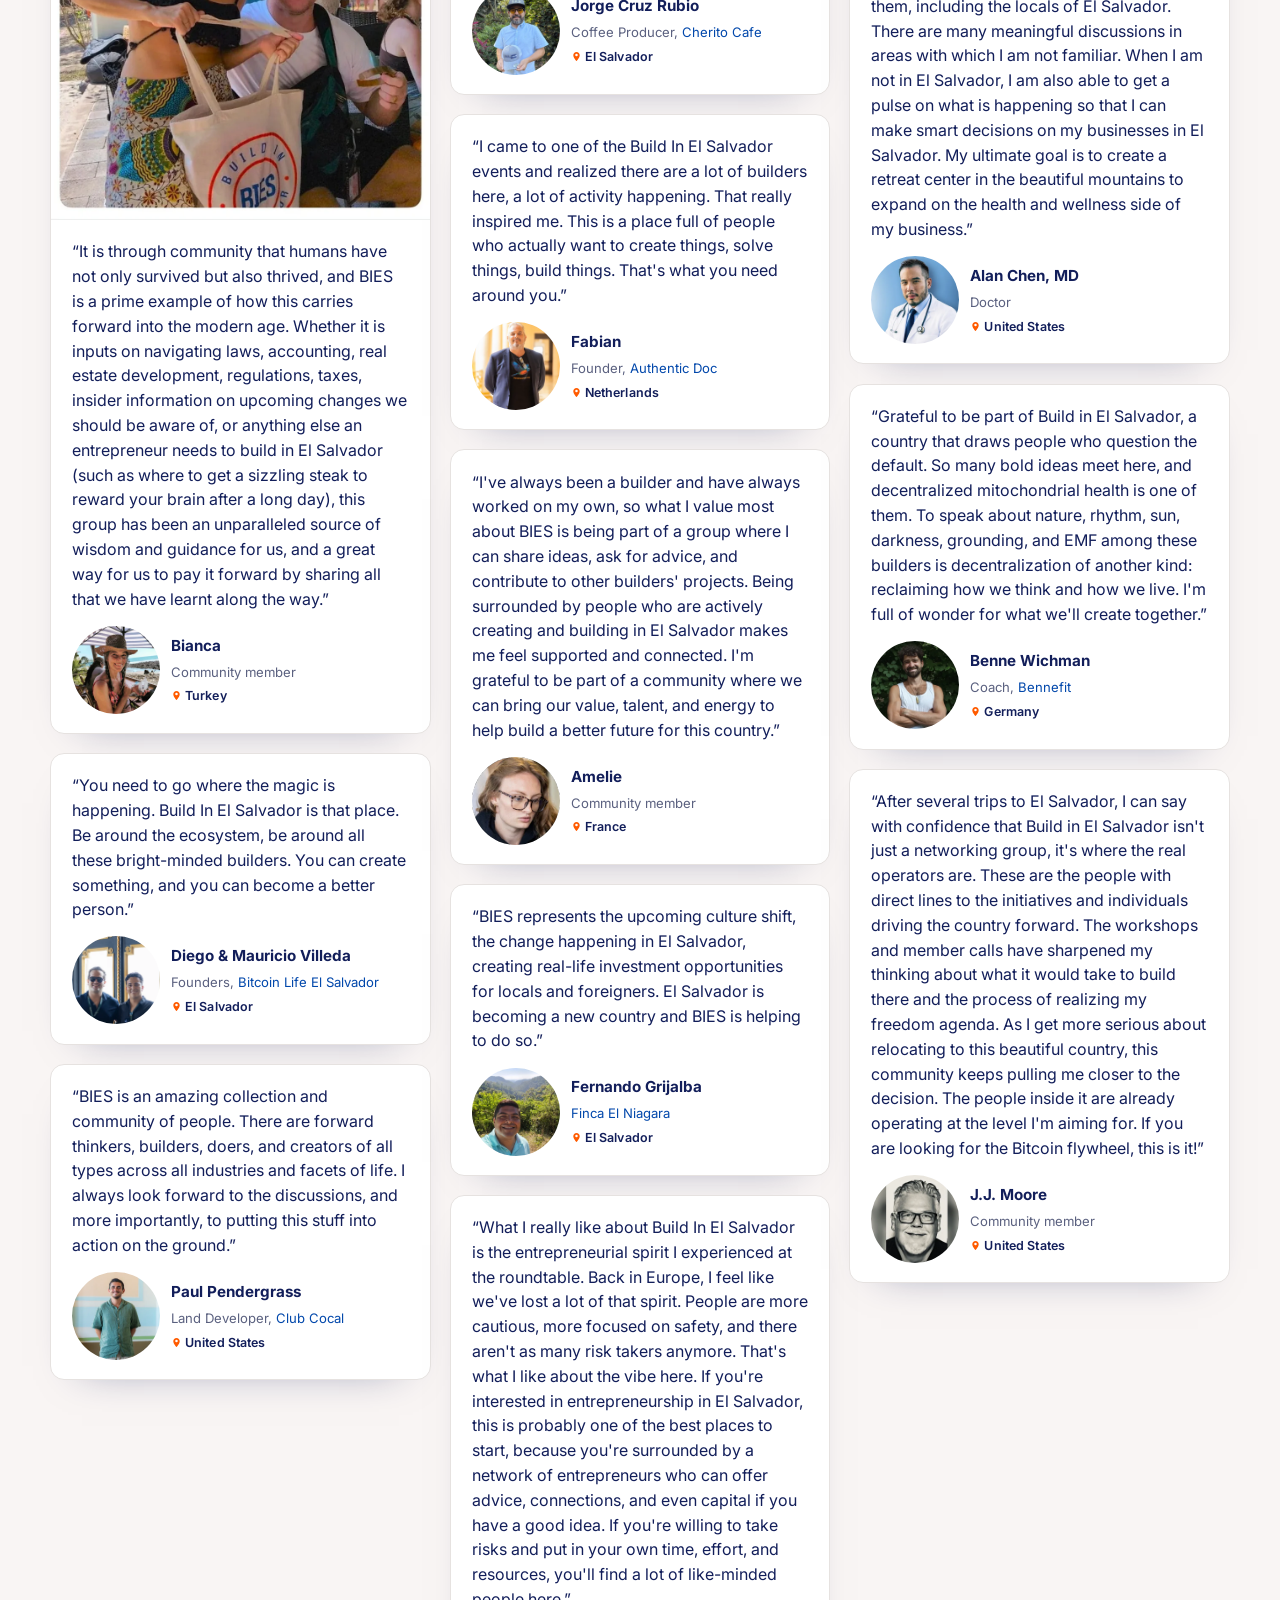
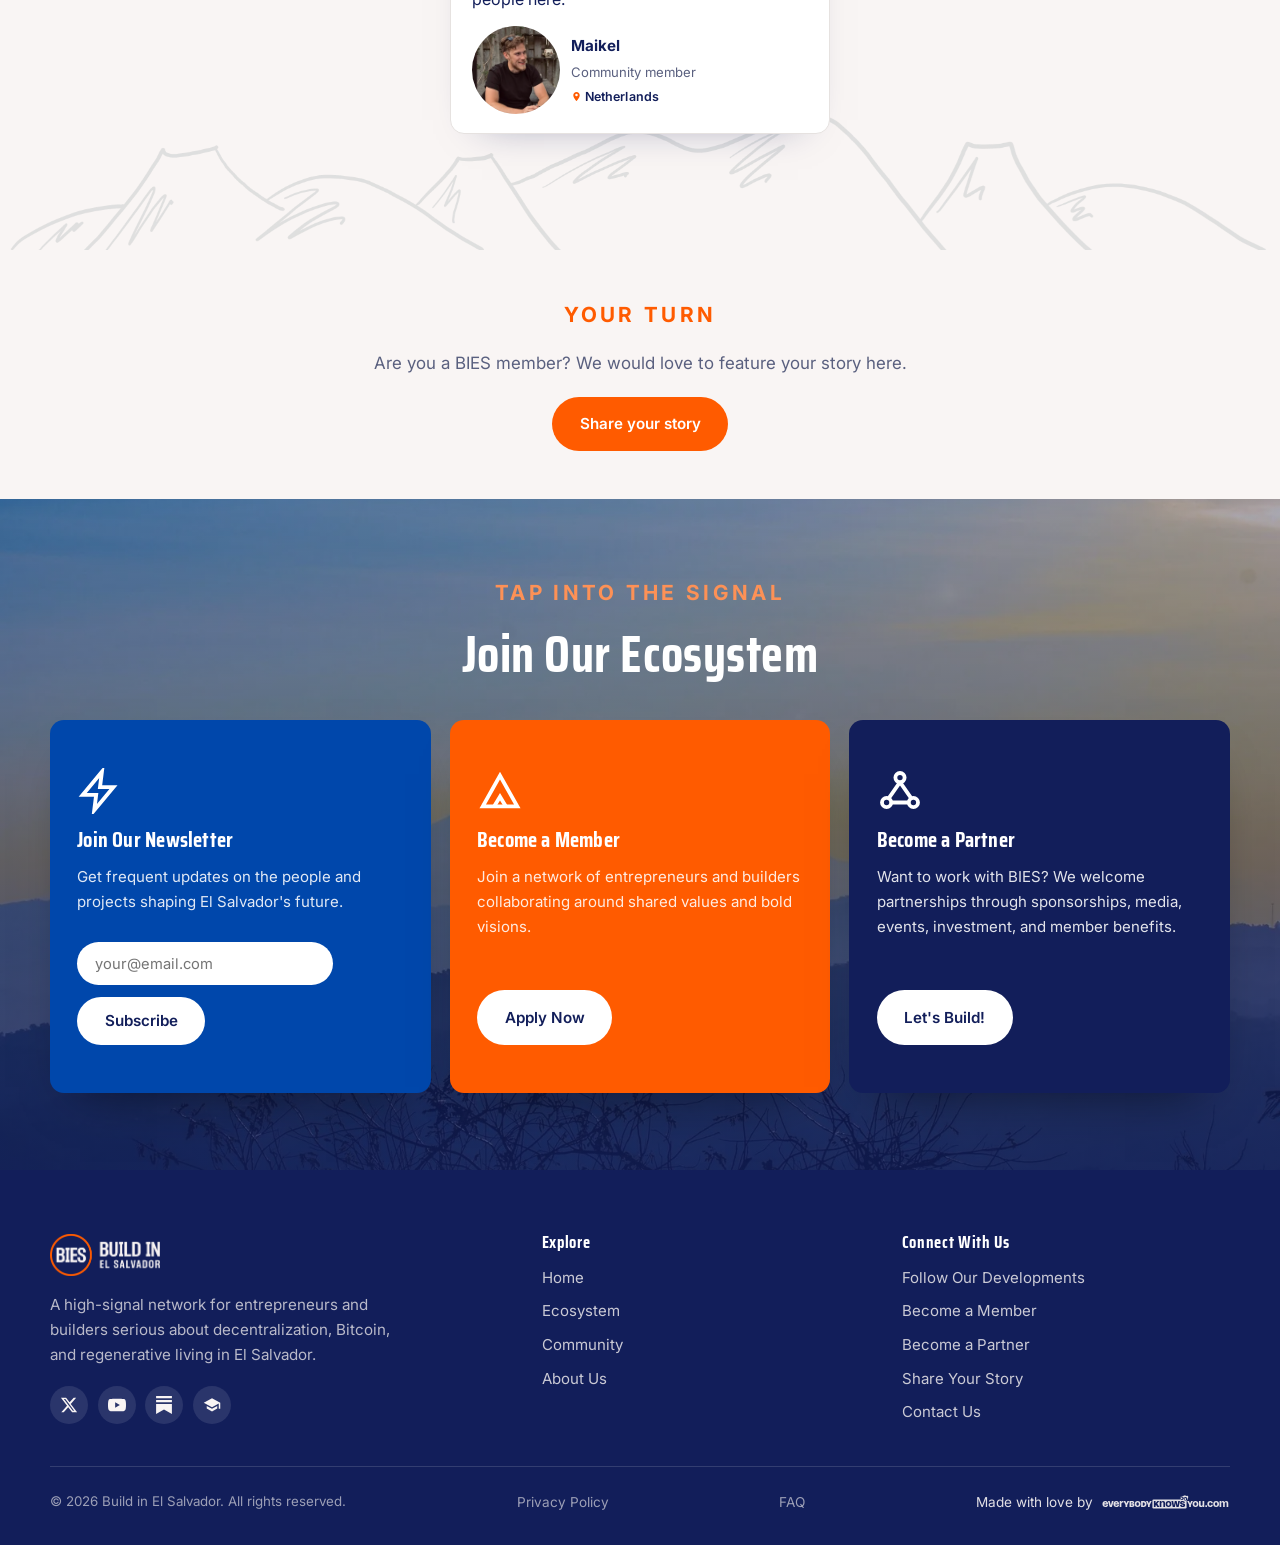
<file: stories.html>
<!DOCTYPE html>
<html lang="en">
<head>
<meta charset="UTF-8">
<meta name="viewport" content="width=device-width, initial-scale=1.0">
<title>Builder Stories | Build in El Salvador</title>
<meta name="description" content="Hear from builders in El Salvador on how the BIES community helped them find partners, funding, and momentum. Real stories from founders and doers.">
<meta name="keywords" content="Build in El Salvador, BIES, El Salvador entrepreneurs, Bitcoin El Salvador, builders network, decentralization, regenerative living, startup community El Salvador, Bitcoin-native network, entrepreneur community">

<link rel="canonical" href="https://buildinelsalvador.com/stories.html">
<link rel="alternate" hreflang="en" href="https://buildinelsalvador.com/stories.html">
<link rel="alternate" hreflang="x-default" href="https://buildinelsalvador.com/stories.html">

<meta property="og:title" content="Builder Stories | Build in El Salvador">
<meta property="og:description" content="Hear from builders in El Salvador on how the BIES community helped them find partners, funding, and momentum. Real stories from founders and doers.">
<meta property="og:type" content="website">
<meta property="og:url" content="https://buildinelsalvador.com/stories.html">
<meta property="og:image" content="https://buildinelsalvador.com/assets/images/social-share/og-home.jpg">
<meta property="og:image:width" content="1200">
<meta property="og:image:height" content="630">
<meta property="og:site_name" content="Build in El Salvador">
<meta property="og:locale" content="en_US">

<meta name="twitter:card" content="summary_large_image">
<meta name="twitter:title" content="Builder Stories | Build in El Salvador">
<meta name="twitter:description" content="Hear from builders in El Salvador on how the BIES community helped them find partners, funding, and momentum. Real stories from founders and doers.">
<meta name="twitter:image" content="https://buildinelsalvador.com/assets/images/social-share/og-home.jpg">

<meta name="robots" content="index, follow, max-image-preview:large, max-snippet:-1, max-video-preview:-1">
<meta name="author" content="Build in El Salvador">
<meta name="theme-color" content="#0047AB">
<meta name="geo.region" content="SV">
<meta name="geo.placename" content="El Salvador">
<meta http-equiv="content-language" content="en">

<link rel="icon" href="/favicon.ico?v=2" sizes="any">
<link rel="icon" type="image/png" sizes="32x32" href="/favicon-32x32.png?v=2">
<link rel="icon" type="image/png" sizes="16x16" href="/favicon-16x16.png?v=2">
<link rel="apple-touch-icon" sizes="180x180" href="/apple-touch-icon.png?v=2">
<link rel="manifest" href="/site.webmanifest?v=2">
<link rel="alternate" type="text/plain" title="llms.txt" href="https://buildinelsalvador.com/llms.txt">

<link rel="preconnect" href="https://fonts.googleapis.com">
<link rel="preconnect" href="https://fonts.gstatic.com" crossorigin>
<link rel="preload" as="style" href="https://fonts.googleapis.com/css2?family=Saira+Condensed:wght@500;600;700&family=Inter:wght@400;500;600;700&display=swap">
<link rel="stylesheet" href="https://fonts.googleapis.com/css2?family=Saira+Condensed:wght@500;600;700&family=Inter:wght@400;500;600;700&display=swap" media="print" onload="this.media='all'">
<noscript><link rel="stylesheet" href="https://fonts.googleapis.com/css2?family=Saira+Condensed:wght@500;600;700&family=Inter:wght@400;500;600;700&display=swap"></noscript>

<link rel="stylesheet" href="assets/css/tokens.css?v=ea01794f">
<link rel="stylesheet" href="assets/css/styles.css?v=ea01794f">

</head>
<body>
<header class="site-header">
  <nav class="nav wrap" aria-label="Main">
    <a class="brand" href="index.html" aria-label="Build in El Salvador home">
      <img src="assets/images/logos/logo-lockup.webp" alt="Build in El Salvador" width="900" height="343">
    </a>
    <ul class="nav-links"><li><a href="index.html">Home</a></li><li><a href="membership.html">Ecosystem</a></li><li><a href="stories.html" aria-current="page">Community</a></li><li><a href="about.html">About Us</a></li></ul>
    <div class="nav-cta">
      <a class="btn btn-orange" href="membership.html#join">Join Our Ecosystem</a>
      <button class="nav-toggle" aria-label="Open menu" aria-expanded="false"><span></span><span></span><span></span></button>
    </div>
  </nav>
</header>

<main>
<section class="hero wrap has-decor reveal">
  <img class="decor conn conn-a" src="assets/images/icons/connector-2.webp" alt="" aria-hidden="true" style="top:6%;left:1%;width:clamp(110px,12vw,180px)">
  <img class="decor conn conn-c" src="assets/images/icons/connector-3.webp" alt="" aria-hidden="true" style="top:18%;right:1.5%;width:clamp(85px,9vw,140px)">
  <span class="eyebrow">Builder Stories</span>
  <h1>What Builders Are Saying…</h1>
  <p class="lead">The best way to understand what happens inside BIES is to hear directly from our builders. See what members are working on and how our ecosystem supports them on their entrepreneurial journey:</p>
</section>

<section class="section-tight wrap stories-vsec">
  <div class="masonry">
    <figure class="mcard">
      
      <div class="body">
        <p>&ldquo;Build In El Salvador has been a lifeline, and I'm probably speaking not just for myself, but for a lot of other entrepreneurs here. The events that are held repeatedly, the well-curated content, the network effect from the group chats, and the quality of the entrepreneurs you end up merging with mean that you get to focus more on being an entrepreneur. It's like a filter for all of that bloat of information that exists online. If it's going through Build In El Salvador, you know it's good. There's not a dog-eat-dog environment. There's a collaborative environment where you bring ideas together and compound them to create value for other people.&rdquo;</p>
        <div class="who"><img class="avatar" src="assets/images/testimonials/charlie.webp" alt="Charlie Stevens" loading="lazy" width="88" height="88"><div><b>Charlie Stevens</b><span>Founder, <a href="https://schellingpoint.xyz" target="_blank" rel="noopener">Schelling Point</a></span><span class="loc"><svg viewBox="0 0 24 24" width="11" height="11" aria-hidden="true" style="vertical-align:-1px;margin-right:3px;fill:var(--orange)"><path d="M12 2C8 2 5 5 5 9c0 5 7 13 7 13s7-8 7-13c0-4-3-7-7-7zm0 9.5A2.5 2.5 0 1 1 12 6a2.5 2.5 0 0 1 0 5.5z"/></svg>Ireland</span></div></div>
      </div>
    </figure>
    <figure class="mcard">
      
      <div class="body">
        <p>&ldquo;What I see developing with Build in El Salvador is this exceptional group of people that have a lot of brilliant ideas, come together and share them, and it makes everyone better because of the collaborative spirit of the community.&rdquo;</p>
        <div class="who"><img class="avatar" src="assets/images/testimonials/brent.webp" alt="Brent Comstock" loading="lazy" width="88" height="88"><div><b>Brent Comstock</b><span>Founder, <a href="https://fincaamaviora.com/en" target="_blank" rel="noopener">Finca Amaviora</a></span><span class="loc"><svg viewBox="0 0 24 24" width="11" height="11" aria-hidden="true" style="vertical-align:-1px;margin-right:3px;fill:var(--orange)"><path d="M12 2C8 2 5 5 5 9c0 5 7 13 7 13s7-8 7-13c0-4-3-7-7-7zm0 9.5A2.5 2.5 0 1 1 12 6a2.5 2.5 0 0 1 0 5.5z"/></svg>United States</span></div></div>
      </div>
    </figure>
    <figure class="mcard">
      
      <div class="body">
        <p>&ldquo;I love the Build in El Salvador group's collaborative energy because everyone shows up and we're all here to help each other win. It's a very welcoming energy and it's been pretty easy to plug in. If you're an entrepreneur and you have this desire to build, and you really want to live in an environment where you feel free to build, El Salvador is your country. Build In El Salvador is your community. We're here waiting for you.&rdquo;</p>
        <div class="who"><img class="avatar" src="assets/images/testimonials/jess.webp" alt="Jess Allen" loading="lazy" width="88" height="88"><div><b>Jess Allen</b><span>Ghostwriter &amp; AI Consultant</span><span class="loc"><svg viewBox="0 0 24 24" width="11" height="11" aria-hidden="true" style="vertical-align:-1px;margin-right:3px;fill:var(--orange)"><path d="M12 2C8 2 5 5 5 9c0 5 7 13 7 13s7-8 7-13c0-4-3-7-7-7zm0 9.5A2.5 2.5 0 1 1 12 6a2.5 2.5 0 0 1 0 5.5z"/></svg>United States</span></div></div>
      </div>
    </figure>
    <figure class="mcard">
      
      <div class="body">
        <p>&ldquo;Build in El Salvador is one of the key hubs for bringing together people with different areas of expertise, and that knowledge sharing is real. When I first came to El Salvador, it was a lot of figuring things out on your own. But the BIES community has changed that completely. Now people can just land, immediately plug in with like-minded people, and start contributing what they bring to the table. I learned a new AI workflow directly from someone in the community, and then turned around and paid it forward to the group. That's the culture here.&rdquo;</p>
        <div class="who"><img class="avatar" src="assets/images/testimonials/jethro.webp" alt="Jethro Toro" loading="lazy" width="88" height="88"><div><b>Jethro Toro</b><span>Media and Events Specialist, <a href="https://x.com/jethrotoro" target="_blank" rel="noopener">X Profile</a></span><span class="loc"><svg viewBox="0 0 24 24" width="11" height="11" aria-hidden="true" style="vertical-align:-1px;margin-right:3px;fill:var(--orange)"><path d="M12 2C8 2 5 5 5 9c0 5 7 13 7 13s7-8 7-13c0-4-3-7-7-7zm0 9.5A2.5 2.5 0 1 1 12 6a2.5 2.5 0 0 1 0 5.5z"/></svg>United States</span></div></div>
      </div>
    </figure>
    <figure class="mcard">
      
      <div class="body">
        <p>&ldquo;The Build in El Salvador roundtable was one of my first experiences in El Salvador and it had a profound impact on me. In just the first meeting, I had a whole social and business group to learn from and collaborate with instantly. I have developed some great friendships from it and have even cofounded a Salvadoran company, Origen Ganadero. The daily conversation keeps me informed, and it has been a very valuable place to ask questions from a deeply experienced peer group. Highly recommended!&rdquo;</p>
        <div class="who"><img class="avatar" src="assets/images/testimonials/tom.webp" alt="Tom Taber" loading="lazy" width="88" height="88"><div><b>Tom Taber</b><span>Co-Founder, <a href="https://x.com/tomtaberhodl" target="_blank" rel="noopener">Origen Ganadero</a></span><span class="loc"><svg viewBox="0 0 24 24" width="11" height="11" aria-hidden="true" style="vertical-align:-1px;margin-right:3px;fill:var(--orange)"><path d="M12 2C8 2 5 5 5 9c0 5 7 13 7 13s7-8 7-13c0-4-3-7-7-7zm0 9.5A2.5 2.5 0 1 1 12 6a2.5 2.5 0 0 1 0 5.5z"/></svg>United States</span></div></div>
      </div>
    </figure>
    <figure class="mcard">
      <img src="assets/images/gallery/post_bianca.webp" alt="Bianca with Build in El Salvador" loading="lazy">
      <div class="body">
        <p>&ldquo;It is through community that humans have not only survived but also thrived, and BIES is a prime example of how this carries forward into the modern age. Whether it is inputs on navigating laws, accounting, real estate development, regulations, taxes, insider information on upcoming changes we should be aware of, or anything else an entrepreneur needs to build in El Salvador (such as where to get a sizzling steak to reward your brain after a long day), this group has been an unparalleled source of wisdom and guidance for us, and a great way for us to pay it forward by sharing all that we have learnt along the way.&rdquo;</p>
        <div class="who"><img class="avatar" src="assets/images/testimonials/bianca.webp" alt="Bianca" loading="lazy" width="88" height="88"><div><b>Bianca</b><span>Community member</span><span class="loc"><svg viewBox="0 0 24 24" width="11" height="11" aria-hidden="true" style="vertical-align:-1px;margin-right:3px;fill:var(--orange)"><path d="M12 2C8 2 5 5 5 9c0 5 7 13 7 13s7-8 7-13c0-4-3-7-7-7zm0 9.5A2.5 2.5 0 1 1 12 6a2.5 2.5 0 0 1 0 5.5z"/></svg>Turkey</span></div></div>
      </div>
    </figure>
    <figure class="mcard">
      
      <div class="body">
        <p>&ldquo;You need to go where the magic is happening. Build In El Salvador is that place. Be around the ecosystem, be around all these bright-minded builders. You can create something, and you can become a better person.&rdquo;</p>
        <div class="who"><img class="avatar" src="assets/images/testimonials/villeda.webp" alt="Diego &amp; Mauricio Villeda" loading="lazy" width="88" height="88"><div><b>Diego &amp; Mauricio Villeda</b><span>Founders, <a href="https://www.bitcoinlife.sv/" target="_blank" rel="noopener">Bitcoin Life El Salvador</a></span><span class="loc"><svg viewBox="0 0 24 24" width="11" height="11" aria-hidden="true" style="vertical-align:-1px;margin-right:3px;fill:var(--orange)"><path d="M12 2C8 2 5 5 5 9c0 5 7 13 7 13s7-8 7-13c0-4-3-7-7-7zm0 9.5A2.5 2.5 0 1 1 12 6a2.5 2.5 0 0 1 0 5.5z"/></svg>El Salvador</span></div></div>
      </div>
    </figure>
    <figure class="mcard">
      
      <div class="body">
        <p>&ldquo;BIES is an amazing collection and community of people. There are forward thinkers, builders, doers, and creators of all types across all industries and facets of life. I always look forward to the discussions, and more importantly, to putting this stuff into action on the ground.&rdquo;</p>
        <div class="who"><img class="avatar" src="assets/images/testimonials/paul.webp" alt="Paul Pendergrass" loading="lazy" width="88" height="88"><div><b>Paul Pendergrass</b><span>Land Developer, <a href="https://clubcocal.com/" target="_blank" rel="noopener">Club Cocal</a></span><span class="loc"><svg viewBox="0 0 24 24" width="11" height="11" aria-hidden="true" style="vertical-align:-1px;margin-right:3px;fill:var(--orange)"><path d="M12 2C8 2 5 5 5 9c0 5 7 13 7 13s7-8 7-13c0-4-3-7-7-7zm0 9.5A2.5 2.5 0 1 1 12 6a2.5 2.5 0 0 1 0 5.5z"/></svg>United States</span></div></div>
      </div>
    </figure>
    <figure class="mcard">
      <img src="assets/images/gallery/post_lewis.webp" alt="Angela Lewis with Build in El Salvador" loading="lazy">
      <div class="body">
        <p>&ldquo;Being part of Builders in El Salvador has connected me with an inspiring community of creative, thoughtful people. Through the group, I've gained valuable insights into decentralized systems, circular economies, AI agents, and emerging initiatives happening across the country, which has helped influence my marketing and guest experiences. Just as importantly, BIES has given me a space to share what I'm building, learn from others, brainstorm ideas, discover resources, and feel supported in what can otherwise be a challenging entrepreneurial journey.&rdquo;</p>
        <div class="who"><img class="avatar" src="assets/images/testimonials/angela.webp" alt="Angela Lewis" loading="lazy" width="88" height="88"><div><b>Angela Lewis</b><span>Hotel Manager, <a href="https://www.instagram.com/villadelsol.sv" target="_blank" rel="noopener">Villa del Sol</a></span><span class="loc"><svg viewBox="0 0 24 24" width="11" height="11" aria-hidden="true" style="vertical-align:-1px;margin-right:3px;fill:var(--orange)"><path d="M12 2C8 2 5 5 5 9c0 5 7 13 7 13s7-8 7-13c0-4-3-7-7-7zm0 9.5A2.5 2.5 0 1 1 12 6a2.5 2.5 0 0 1 0 5.5z"/></svg>El Salvador</span></div></div>
      </div>
    </figure>
    <figure class="mcard">
      
      <div class="body">
        <p>&ldquo;Build in El Salvador has rapidly become the go-to community for builders and entrepreneurs in El Salvador. It's a place where I can tap into a network of friends and like-minded builders for assistance with my business, growth, and networking needs. The impact of the community comes from the concentration of high-caliber people involved. Builders can drop right in, form meaningful partnerships, and create opportunities that add value to their businesses.&rdquo;</p>
        <div class="who"><img class="avatar" src="assets/images/testimonials/will.webp" alt="Will Lehr" loading="lazy" width="88" height="88"><div><b>Will Lehr</b><span>Founder, <a href="https://clubcocal.com/" target="_blank" rel="noopener">Club Cocal</a></span><span class="loc"><svg viewBox="0 0 24 24" width="11" height="11" aria-hidden="true" style="vertical-align:-1px;margin-right:3px;fill:var(--orange)"><path d="M12 2C8 2 5 5 5 9c0 5 7 13 7 13s7-8 7-13c0-4-3-7-7-7zm0 9.5A2.5 2.5 0 1 1 12 6a2.5 2.5 0 0 1 0 5.5z"/></svg>United States</span></div></div>
      </div>
    </figure>
    <figure class="mcard">
      
      <div class="body">
        <p>&ldquo;Build in El Salvador has been a real accelerant for me. I've never been around this many high-agency, action-oriented builders in one place. The roundtables sharpen my thinking, the connections have helped move my projects forward, and the energy in the room constantly raises the bar. As I like to say, it's rare to find a group where everyone is actually doing the thing.&rdquo;</p>
        <div class="who"><img class="avatar" src="assets/images/testimonials/jimmy.webp" alt="Jimmy DiCarlo" loading="lazy" width="88" height="88"><div><b>Jimmy DiCarlo</b><span>Founder, <a href="https://www.instagram.com/escapetoselva/" target="_blank" rel="noopener">SELVA Villas &amp; Retreat Center</a></span><span class="loc"><svg viewBox="0 0 24 24" width="11" height="11" aria-hidden="true" style="vertical-align:-1px;margin-right:3px;fill:var(--orange)"><path d="M12 2C8 2 5 5 5 9c0 5 7 13 7 13s7-8 7-13c0-4-3-7-7-7zm0 9.5A2.5 2.5 0 1 1 12 6a2.5 2.5 0 0 1 0 5.5z"/></svg>United States</span></div></div>
      </div>
    </figure>
    <figure class="mcard">
      
      <div class="body">
        <p>&ldquo;I never thought I'd be sitting in the National Palace with friends I met through Build in El Salvador. I didn't have that on my bingo card, but this is where we're at, and I'm very privileged to be here.&rdquo;</p>
        <div class="who"><img class="avatar" src="assets/images/testimonials/ronny.webp" alt="Ronny Avendaño" loading="lazy" width="88" height="88"><div><b>Ronny Avendaño</b><span>Founder, <a href="https://tbhs.sv" target="_blank" rel="noopener">Bitcoin Hardware Store</a></span><span class="loc"><svg viewBox="0 0 24 24" width="11" height="11" aria-hidden="true" style="vertical-align:-1px;margin-right:3px;fill:var(--orange)"><path d="M12 2C8 2 5 5 5 9c0 5 7 13 7 13s7-8 7-13c0-4-3-7-7-7zm0 9.5A2.5 2.5 0 1 1 12 6a2.5 2.5 0 0 1 0 5.5z"/></svg>Canada / El Salvador</span></div></div>
      </div>
    </figure>
    <figure class="mcard no-quote">
      <video class="mcard-video" controls preload="none" poster="assets/images/gallery/post_cherito_poster.webp"><source src="assets/images/gallery/post_cherito.mp4" type="video/mp4">Your browser does not support video.</video>
      <div class="body">
        
        <div class="who"><img class="avatar" src="assets/images/testimonials/jorge.webp" alt="Jorge Cruz Rubio" loading="lazy" width="88" height="88"><div><b>Jorge Cruz Rubio</b><span>Coffee Producer, <a href="https://www.cheritocafe.com" target="_blank" rel="noopener">Cherito Cafe</a></span><span class="loc"><svg viewBox="0 0 24 24" width="11" height="11" aria-hidden="true" style="vertical-align:-1px;margin-right:3px;fill:var(--orange)"><path d="M12 2C8 2 5 5 5 9c0 5 7 13 7 13s7-8 7-13c0-4-3-7-7-7zm0 9.5A2.5 2.5 0 1 1 12 6a2.5 2.5 0 0 1 0 5.5z"/></svg>El Salvador</span></div></div>
      </div>
    </figure>
    <figure class="mcard">
      
      <div class="body">
        <p>&ldquo;I came to one of the Build In El Salvador events and realized there are a lot of builders here, a lot of activity happening. That really inspired me. This is a place full of people who actually want to create things, solve things, build things. That's what you need around you.&rdquo;</p>
        <div class="who"><img class="avatar" src="assets/images/testimonials/fabian.webp" alt="Fabian" loading="lazy" width="88" height="88"><div><b>Fabian</b><span>Founder, <a href="https://authenticdoc.online" target="_blank" rel="noopener">Authentic Doc</a></span><span class="loc"><svg viewBox="0 0 24 24" width="11" height="11" aria-hidden="true" style="vertical-align:-1px;margin-right:3px;fill:var(--orange)"><path d="M12 2C8 2 5 5 5 9c0 5 7 13 7 13s7-8 7-13c0-4-3-7-7-7zm0 9.5A2.5 2.5 0 1 1 12 6a2.5 2.5 0 0 1 0 5.5z"/></svg>Netherlands</span></div></div>
      </div>
    </figure>
    <figure class="mcard">
      
      <div class="body">
        <p>&ldquo;I've always been a builder and have always worked on my own, so what I value most about BIES is being part of a group where I can share ideas, ask for advice, and contribute to other builders' projects. Being surrounded by people who are actively creating and building in El Salvador makes me feel supported and connected. I'm grateful to be part of a community where we can bring our value, talent, and energy to help build a better future for this country.&rdquo;</p>
        <div class="who"><img class="avatar" src="assets/images/testimonials/amelie.webp" alt="Amelie" loading="lazy" width="88" height="88"><div><b>Amelie</b><span>Community member</span><span class="loc"><svg viewBox="0 0 24 24" width="11" height="11" aria-hidden="true" style="vertical-align:-1px;margin-right:3px;fill:var(--orange)"><path d="M12 2C8 2 5 5 5 9c0 5 7 13 7 13s7-8 7-13c0-4-3-7-7-7zm0 9.5A2.5 2.5 0 1 1 12 6a2.5 2.5 0 0 1 0 5.5z"/></svg>France</span></div></div>
      </div>
    </figure>
    <figure class="mcard">
      
      <div class="body">
        <p>&ldquo;BIES represents the upcoming culture shift, the change happening in El Salvador, creating real-life investment opportunities for locals and foreigners. El Salvador is becoming a new country and BIES is helping to do so.&rdquo;</p>
        <div class="who"><img class="avatar" src="assets/images/testimonials/fernando.webp" alt="Fernando Grijalba" loading="lazy" width="88" height="88"><div><b>Fernando Grijalba</b><span><a href="https://www.instagram.com/elniagaracomasagua/" target="_blank" rel="noopener">Finca El Niagara</a></span><span class="loc"><svg viewBox="0 0 24 24" width="11" height="11" aria-hidden="true" style="vertical-align:-1px;margin-right:3px;fill:var(--orange)"><path d="M12 2C8 2 5 5 5 9c0 5 7 13 7 13s7-8 7-13c0-4-3-7-7-7zm0 9.5A2.5 2.5 0 1 1 12 6a2.5 2.5 0 0 1 0 5.5z"/></svg>El Salvador</span></div></div>
      </div>
    </figure>
    <figure class="mcard">
      
      <div class="body">
        <p>&ldquo;What I really like about Build In El Salvador is the entrepreneurial spirit I experienced at the roundtable. Back in Europe, I feel like we've lost a lot of that spirit. People are more cautious, more focused on safety, and there aren't as many risk takers anymore. That's what I like about the vibe here. If you're interested in entrepreneurship in El Salvador, this is probably one of the best places to start, because you're surrounded by a network of entrepreneurs who can offer advice, connections, and even capital if you have a good idea. If you're willing to take risks and put in your own time, effort, and resources, you'll find a lot of like-minded people here.&rdquo;</p>
        <div class="who"><img class="avatar" src="assets/images/testimonials/maikel.webp" alt="Maikel" loading="lazy" width="88" height="88"><div><b>Maikel</b><span>Community member</span><span class="loc"><svg viewBox="0 0 24 24" width="11" height="11" aria-hidden="true" style="vertical-align:-1px;margin-right:3px;fill:var(--orange)"><path d="M12 2C8 2 5 5 5 9c0 5 7 13 7 13s7-8 7-13c0-4-3-7-7-7zm0 9.5A2.5 2.5 0 1 1 12 6a2.5 2.5 0 0 1 0 5.5z"/></svg>Netherlands</span></div></div>
      </div>
    </figure>
    <figure class="mcard">
      <video class="mcard-video" controls preload="none" poster="assets/images/gallery/nelson_video_poster.webp"><source src="assets/images/gallery/nelson_video.mp4" type="video/mp4">Your browser does not support video.</video>
      <div class="body">
        <p>&ldquo;Almost overnight, the BIES community has become one of my main sources for news, innovation, startups, and ideas in El Salvador. The signal here is high, so builders and founders are clearly gravitating toward it. And it is only natural that the group keeps growing, as its value keeps compounding with every new member.&rdquo;</p>
        <div class="who"><img class="avatar" src="assets/images/testimonials/nelson.webp" alt="Nelson Inno" loading="lazy" width="88" height="88"><div><b>Nelson Inno</b><span>Founder &amp; Bitcoin Diploma Designer, <a href="https://wespark.io" target="_blank" rel="noopener">WeSpark</a> &amp; <a href="https://everybodyknowsyou.com" target="_blank" rel="noopener">EverybodyKnowsYou</a></span><span class="loc"><svg viewBox="0 0 24 24" width="11" height="11" aria-hidden="true" style="vertical-align:-1px;margin-right:3px;fill:var(--orange)"><path d="M12 2C8 2 5 5 5 9c0 5 7 13 7 13s7-8 7-13c0-4-3-7-7-7zm0 9.5A2.5 2.5 0 1 1 12 6a2.5 2.5 0 0 1 0 5.5z"/></svg>El Salvador</span></div></div>
      </div>
    </figure>
    <figure class="mcard">
      
      <div class="body">
        <p>&ldquo;I want to give a big shout out to Build in El Salvador for helping us create an amazing event. I'm grateful to everyone who was involved in bringing it together, and I hope more people get to learn about the work being done here in El Salvador around organic and regenerative agriculture.&rdquo;</p>
        <div class="who"><img class="avatar" src="assets/images/testimonials/jonathan.webp" alt="Jonathan Gomez" loading="lazy" width="88" height="88"><div><b>Jonathan Gomez</b><span>Community member</span><span class="loc"><svg viewBox="0 0 24 24" width="11" height="11" aria-hidden="true" style="vertical-align:-1px;margin-right:3px;fill:var(--orange)"><path d="M12 2C8 2 5 5 5 9c0 5 7 13 7 13s7-8 7-13c0-4-3-7-7-7zm0 9.5A2.5 2.5 0 1 1 12 6a2.5 2.5 0 0 1 0 5.5z"/></svg>El Salvador</span></div></div>
      </div>
    </figure>
    <figure class="mcard">
      
      <div class="body">
        <p>&ldquo;I made the leap to El Salvador without much of a plan, but once I was here I found the gaps, found my passion project, and joined Build in El Salvador to network and get my rock climbing gym in front of people. The community opened doors fast. I ended up meeting the right people, got some solid advice, and scored key meetings that are taking the project to the next phase. I even vibed up the BIES app in a day just to contribute something back. That's kind of the culture here. You show up, you plug in, and things start happening.&rdquo;</p>
        <div class="who"><div class="avatar mono" style="background:var(--navy)">M</div><div><b>Mike</b><span>Community member</span><span class="loc"><svg viewBox="0 0 24 24" width="11" height="11" aria-hidden="true" style="vertical-align:-1px;margin-right:3px;fill:var(--orange)"><path d="M12 2C8 2 5 5 5 9c0 5 7 13 7 13s7-8 7-13c0-4-3-7-7-7zm0 9.5A2.5 2.5 0 1 1 12 6a2.5 2.5 0 0 1 0 5.5z"/></svg>New Zealand</span></div></div>
      </div>
    </figure>
    <figure class="mcard">
      
      <div class="body">
        <p>&ldquo;Becoming a member of the BIES community was a pivotal moment for me. Finding your tribe is super important when moving to a new country, and through this group I've met friends, mentors, collaborators, and clients. Collectively, the BIES members provide a wealth of knowledge and support. It's been a very rewarding experience working with the group.&rdquo;</p>
        <div class="who"><img class="avatar" src="assets/images/testimonials/eric.webp" alt="Eric Summers" loading="lazy" width="88" height="88"><div><b>Eric Summers</b><span>Community member</span><span class="loc"><svg viewBox="0 0 24 24" width="11" height="11" aria-hidden="true" style="vertical-align:-1px;margin-right:3px;fill:var(--orange)"><path d="M12 2C8 2 5 5 5 9c0 5 7 13 7 13s7-8 7-13c0-4-3-7-7-7zm0 9.5A2.5 2.5 0 1 1 12 6a2.5 2.5 0 0 1 0 5.5z"/></svg>United States</span></div></div>
      </div>
    </figure>
    <figure class="mcard">
      
      <div class="body">
        <p>&ldquo;Through BIES, I quickly connected with an engaged community of entrepreneurs and builders. Within a short time, I was able to share my expertise by hosting a workshop, which made me feel welcomed, valued, and connected to the community from day one.&rdquo;</p>
        <div class="who"><img class="avatar" src="assets/images/testimonials/leon.webp" alt="Leon" loading="lazy" width="88" height="88"><div><b>Leon</b><span>Community member</span><span class="loc"><svg viewBox="0 0 24 24" width="11" height="11" aria-hidden="true" style="vertical-align:-1px;margin-right:3px;fill:var(--orange)"><path d="M12 2C8 2 5 5 5 9c0 5 7 13 7 13s7-8 7-13c0-4-3-7-7-7zm0 9.5A2.5 2.5 0 1 1 12 6a2.5 2.5 0 0 1 0 5.5z"/></svg>Germany</span></div></div>
      </div>
    </figure>
    <figure class="mcard">
      
      <div class="body">
        <p>&ldquo;The BIES community has linked me to other like-minded people looking to make better lives for themselves and everyone around them, including the locals of El Salvador. There are many meaningful discussions in areas with which I am not familiar. When I am not in El Salvador, I am also able to get a pulse on what is happening so that I can make smart decisions on my businesses in El Salvador. My ultimate goal is to create a retreat center in the beautiful mountains to expand on the health and wellness side of my business.&rdquo;</p>
        <div class="who"><img class="avatar" src="assets/images/testimonials/alan.webp" alt="Alan Chen, MD" loading="lazy" width="88" height="88"><div><b>Alan Chen, MD</b><span>Doctor</span><span class="loc"><svg viewBox="0 0 24 24" width="11" height="11" aria-hidden="true" style="vertical-align:-1px;margin-right:3px;fill:var(--orange)"><path d="M12 2C8 2 5 5 5 9c0 5 7 13 7 13s7-8 7-13c0-4-3-7-7-7zm0 9.5A2.5 2.5 0 1 1 12 6a2.5 2.5 0 0 1 0 5.5z"/></svg>United States</span></div></div>
      </div>
    </figure>
    <figure class="mcard">
      
      <div class="body">
        <p>&ldquo;Grateful to be part of Build in El Salvador, a country that draws people who question the default. So many bold ideas meet here, and decentralized mitochondrial health is one of them. To speak about nature, rhythm, sun, darkness, grounding, and EMF among these builders is decentralization of another kind: reclaiming how we think and how we live. I'm full of wonder for what we'll create together.&rdquo;</p>
        <div class="who"><img class="avatar" src="assets/images/testimonials/benne.webp" alt="Benne Wichman" loading="lazy" width="88" height="88"><div><b>Benne Wichman</b><span>Coach, <a href="https://bennefit.coach/" target="_blank" rel="noopener">Bennefit</a></span><span class="loc"><svg viewBox="0 0 24 24" width="11" height="11" aria-hidden="true" style="vertical-align:-1px;margin-right:3px;fill:var(--orange)"><path d="M12 2C8 2 5 5 5 9c0 5 7 13 7 13s7-8 7-13c0-4-3-7-7-7zm0 9.5A2.5 2.5 0 1 1 12 6a2.5 2.5 0 0 1 0 5.5z"/></svg>Germany</span></div></div>
      </div>
    </figure>
    <figure class="mcard">
      
      <div class="body">
        <p>&ldquo;After several trips to El Salvador, I can say with confidence that Build in El Salvador isn't just a networking group, it's where the real operators are. These are the people with direct lines to the initiatives and individuals driving the country forward. The workshops and member calls have sharpened my thinking about what it would take to build there and the process of realizing my freedom agenda. As I get more serious about relocating to this beautiful country, this community keeps pulling me closer to the decision. The people inside it are already operating at the level I'm aiming for. If you are looking for the Bitcoin flywheel, this is it!&rdquo;</p>
        <div class="who"><img class="avatar" src="assets/images/testimonials/jjmoore.webp" alt="J.J. Moore" loading="lazy" width="88" height="88"><div><b>J.J. Moore</b><span>Community member</span><span class="loc"><svg viewBox="0 0 24 24" width="11" height="11" aria-hidden="true" style="vertical-align:-1px;margin-right:3px;fill:var(--orange)"><path d="M12 2C8 2 5 5 5 9c0 5 7 13 7 13s7-8 7-13c0-4-3-7-7-7zm0 9.5A2.5 2.5 0 1 1 12 6a2.5 2.5 0 0 1 0 5.5z"/></svg>United States</span></div></div>
      </div>
    </figure>
  </div>
  <img class="stories-volcano" src="assets/images/icons/volcano-landscape.webp" alt="" aria-hidden="true">
</section>

<section class="section-tight wrap center reveal">
  <span class="eyebrow">Your Turn</span>
  <p class="lead">Are you a BIES member? We would love to feature your story here.</p>
  <p style="margin-top:1.2rem"><a class="btn btn-orange" href="https://tally.so/r/VLBpJJ" target="_blank" rel="noopener">Share your story</a></p>
</section>


<section class="signal" id="join">
  <img class="bg" src="assets/images/hero/cta-bg.webp" alt="Volcano at sunset in El Salvador" loading="lazy">
  <div class="inner wrap">
    <span class="eyebrow on-navy">Tap Into the Signal</span>
    <h2>Join Our Ecosystem</h2>
    <div class="cards">
      <div class="scard blue reveal">
        <svg class="ico" viewBox="0 0 24 24" fill="none" stroke="#fff" stroke-width="2" aria-hidden="true"><path d="M13 2 3 14h7l-1 8 10-12h-7l1-8z"/></svg>
        <h3>Join Our Newsletter</h3>
        <p>Get frequent updates on the people and projects shaping El Salvador's future.</p>
        <form class="sub-form" action="https://buildinelsalvador.substack.com/subscribe" method="get" target="_blank" rel="noopener">
          <input type="email" name="email" placeholder="your@email.com" aria-label="Email address" required>
          <button class="btn btn-white" type="submit">Subscribe</button>
        </form>
      </div>
      <div class="scard orange reveal">
        <svg class="ico" viewBox="0 0 24 24" fill="none" stroke="#fff" stroke-width="2" aria-hidden="true"><path d="M3 20 12 4l9 16z"/><path d="M9 20l3-5 3 5"/></svg>
        <h3>Become a Member</h3>
        <p>Join a network of entrepreneurs and builders collaborating around shared values and bold visions.</p>
        <a class="btn btn-white" href="https://tally.so/r/A7O71l" target="_blank" rel="noopener">Apply Now</a>
      </div>
      <div class="scard navy reveal">
        <svg class="ico" viewBox="0 0 24 24" fill="none" stroke="#fff" stroke-width="2" aria-hidden="true"><circle cx="12" cy="5" r="2.4"/><circle cx="5" cy="18" r="2.4"/><circle cx="19" cy="18" r="2.4"/><path d="M12 7.4 6 16M12 7.4 18 16M7.2 18h9.6"/></svg>
        <h3>Become a Partner</h3>
        <p>Want to work with BIES? We welcome partnerships through sponsorships, media, events, investment, and member benefits.</p>
        <a class="btn btn-white" href="https://tally.so/r/vGvXGl" target="_blank" rel="noopener">Let's Build!</a>
      </div>
    </div>
  </div>
</section>

</main>

<footer class="site-footer">
  <div class="wrap">
    <div class="footer-top">
      <div class="fcol">
        <img class="flogo" src="assets/images/logos/logo-lockup-light.webp" alt="Build in El Salvador" width="900" height="343">
        <p>A high-signal network for entrepreneurs and builders serious about decentralization, Bitcoin, and regenerative living in El Salvador.</p>
        <div class="fsocials">
          <a href="https://x.com/BuildInES" target="_blank" rel="noopener" aria-label="X (Twitter)"><svg viewBox="0 0 24 24" fill="currentColor" aria-hidden="true"><path d="M18.244 2.25h3.308l-7.227 8.26 8.502 11.24h-6.66l-5.214-6.817L4.99 21.75H1.68l7.73-8.835L1.254 2.25H8.08l4.713 6.231 5.45-6.231zm-1.161 17.52h1.833L7.084 4.126H5.117z"/></svg></a>
          <a href="https://www.youtube.com/@Buildinelsalvador" target="_blank" rel="noopener" aria-label="YouTube"><svg viewBox="0 0 24 24" fill="currentColor" aria-hidden="true"><path d="M23.498 6.186a3.016 3.016 0 0 0-2.122-2.136C19.505 3.545 12 3.545 12 3.545s-7.505 0-9.377.505A3.017 3.017 0 0 0 .502 6.186C0 8.07 0 12 0 12s0 3.93.502 5.814a3.016 3.016 0 0 0 2.122 2.136c1.871.505 9.376.505 9.376.505s7.505 0 9.377-.505a3.015 3.015 0 0 0 2.122-2.136C24 15.93 24 12 24 12s0-3.93-.502-5.814zM9.545 15.568V8.432L15.818 12l-6.273 3.568z"/></svg></a>
          <a href="https://buildinelsalvador.substack.com/" target="_blank" rel="noopener" aria-label="Substack"><svg viewBox="0 0 24 24" fill="currentColor" aria-hidden="true"><path d="M22.539 8.242H1.46V5.406h21.08v2.836zM1.46 10.812V24L12 18.11 22.54 24V10.812H1.46zM22.54 0H1.46v2.836h21.08V0z"/></svg></a>
          <a href="https://www.skool.com/build-in-el-salvador-2170/about" target="_blank" rel="noopener" aria-label="Skool"><svg viewBox="0 0 24 24" fill="currentColor" aria-hidden="true"><path d="M12 3 1 9l11 6 9-4.91V17h2V9L12 3zM5 13.18v3.5L12 20.5l7-3.82v-3.5l-7 3.82-7-3.82z"/></svg></a>
        </div>
      </div>
      <div class="fcol">
        <h4>Explore</h4>
        <a href="index.html">Home</a>
        <a href="membership.html">Ecosystem</a>
        <a href="stories.html">Community</a>
        <a href="about.html">About Us</a>
      </div>
      <div class="fcol">
        <h4>Connect With Us</h4>
        <a href="https://buildinelsalvador.substack.com/" target="_blank" rel="noopener">Follow Our Developments</a>
        <a href="https://tally.so/r/A7O71l" target="_blank" rel="noopener">Become a Member</a>
        <a href="https://tally.so/r/vGvXGl" target="_blank" rel="noopener">Become a Partner</a>
        <a href="https://tally.so/r/VLBpJJ" target="_blank" rel="noopener">Share Your Story</a>
        <a href="mailto:info@buildinelsalvador.com">Contact Us</a>
      </div>
    </div>
    <div class="footer-bottom">
      <small>&copy; 2026 Build in El Salvador. All rights reserved.</small>
      <a class="fprivacy" href="privacy.html">Privacy Policy</a>
      <a class="fprivacy" href="faq.html">FAQ</a>
      <a class="eky-credit" href="https://everybodyknowsyou.com" target="_blank" rel="noopener" aria-label="Made with love by everybodyknowsyou.com">
        <span class="eky-credit__text">Made with love by</span>
        <svg role="img" aria-label="everybodyknowsyou.com" id="Layer_1" data-name="Layer 1" xmlns="http://www.w3.org/2000/svg" viewBox="0 0 1296.95 160.34">
  <defs>
    <style>
            .cls-1 { fill: var(--eky-bg, #ffffff); }
      .cls-2 { fill: var(--eky-fg, currentColor); }
    </style>
  </defs>
  <g>
    <g>
      <g>
        <rect class="cls-2" x="515.16" y="55.21" width="342.62" height="90.52" rx="12" ry="12"/>
        <path class="cls-1" d="M530.13,71.12h16.6v15.46l-.24,6.96h.32l3.32-4.61,15.14-17.81h19.83l-22.02,25.02,22.18,33.68h-19.92l-13.76-20.73-4.86,5.34v15.38h-16.6v-58.69Z"/>
        <path class="cls-1" d="M604.13,71.12v8.01h.32c4.53-6.23,10.53-9.23,18.54-9.23,12.47,0,18.94,7.29,18.94,22.02v37.89h-16.6v-35.3c0-7.69-2.75-10.85-8.58-10.85-7.21,0-11.82,4.7-11.82,12.14v34h-16.6v-58.69h15.79Z"/>
        <path class="cls-1" d="M647.37,100.43c0-17.57,11.09-30.52,29.31-30.52s29.31,12.95,29.31,30.52-11.09,30.6-29.31,30.6-29.31-13.03-29.31-30.6ZM688.66,100.43c0-9.8-3.81-17.16-11.98-17.16s-11.98,7.37-11.98,17.16,3.81,17.24,11.98,17.24,11.98-7.45,11.98-17.24Z"/>
        <path class="cls-1" d="M705.66,71.12h17.57l6.64,35.62c.41,2.02.73,4.86,1.14,6.88h.32l1.21-6.88,6.88-35.62h18.54l7.45,35.62,1.29,6.88h.32l1.05-6.88,5.99-35.62h17.24l-13.28,58.69h-21.53l-6.64-32.38-1.29-6.88h-.32l-1.21,6.88-6.56,32.38h-21.45l-13.36-58.69Z"/>
        <path class="cls-1" d="M791.81,110.79l17-.08c.57,4.78,3.72,7.53,9.31,7.53,4.61,0,7.85-1.7,7.85-5.26,0-2.67-1.78-4.37-5.59-5.26l-14.09-3.24c-8.98-2.02-13.84-7.77-13.84-16.27,0-11.5,8.99-18.3,24.69-18.3,14.65,0,23.56,6.96,23.8,18.05h-17c-.49-3.32-2.67-5.67-7.69-5.67-4.37,0-7.21,1.54-7.21,4.61,0,2.43,1.7,3.81,5.59,4.7l14.09,3.24c9.23,2.1,14.09,8.18,14.09,16.84,0,12.71-10.28,19.35-24.77,19.35-16.19,0-25.99-7.77-26.23-20.24Z"/>
      </g>
      <g>
        <path class="cls-2" d="M918.06,100.39c0-17.57,11.09-30.52,29.31-30.52s29.31,12.95,29.31,30.52-11.09,30.6-29.31,30.6-29.31-13.03-29.31-30.6ZM959.34,100.39c0-9.8-3.81-17.16-11.98-17.16s-11.98,7.37-11.98,17.16,3.81,17.24,11.98,17.24,11.98-7.45,11.98-17.24Z"/>
        <path class="cls-2" d="M1018.85,129.78v-7.85h-.32c-4.61,6.15-10.52,9.07-17.89,9.07-11.98,0-18.46-7.29-18.46-21.94v-37.97h16.6v35.38c0,7.69,2.83,10.77,8.18,10.77,6.56,0,11.09-4.61,11.09-12.63v-33.52h16.6v58.69h-15.79Z"/>
        <path class="cls-2" d="M884.01,109.52l-20.4-38.4h17.84l8.26,17.75c.99,2.06,1.9,4.96,2.89,7.02h.33c.91-2.06,1.82-4.96,2.72-7.02l7.85-17.75h17.51l-20.07,38.57v21.31h-16.93v-21.47Z"/>
      </g>
      <g>
        <path class="cls-2" d="M14.66,100.39c0-17.97,10.85-30.52,29.55-30.52s28.01,12.47,27.36,34.41h-39.35c.89,8.91,4.53,14.01,11.66,14.01,5.67,0,9.31-3,10.44-8.5h16.76c-2.19,13.28-12.31,21.21-26.88,21.21-18.7,0-29.55-12.63-29.55-30.6ZM54.58,92.54c-1.05-6.56-4.78-9.96-10.36-9.96s-9.8,3.64-11.42,9.96h21.78Z"/>
        <path class="cls-2" d="M69.8,71.09h17.49l9.47,35.62c.57,2.02,1.05,4.86,1.62,6.88h.32l1.54-6.88,8.99-35.62h17.16l-17.81,58.69h-21.13l-17.65-58.69Z"/>
        <path class="cls-2" d="M124.69,100.39c0-17.97,10.85-30.52,29.55-30.52s28.01,12.47,27.36,34.41h-39.35c.89,8.91,4.53,14.01,11.66,14.01,5.67,0,9.31-3,10.44-8.5h16.76c-2.19,13.28-12.31,21.21-26.88,21.21-18.7,0-29.55-12.63-29.55-30.6ZM164.61,92.54c-1.05-6.56-4.78-9.96-10.36-9.96s-9.8,3.64-11.42,9.96h21.78Z"/>
        <path class="cls-2" d="M187.44,71.09h15.46v9.47h.32c3.64-7.37,8.74-10.69,15.71-10.69,1.86,0,3.56.24,5.1.81v15.79h-.32c-1.7-.49-3.24-.73-5.18-.73-9.15,0-14.49,5.42-14.49,16.11v27.93h-16.6v-58.69Z"/>
        <path class="cls-2" d="M285.57,71.09h26.15c13.52,0,20.97,5.42,20.97,14.82,0,6.15-3.08,10.36-9.96,12.39v.32c8.02,1.46,12.23,6.23,12.23,13.84,0,10.52-8.42,17.33-21.7,17.33h-27.69v-58.69ZM316.66,88.82c0-3.64-2.02-5.18-6.56-5.18h-7.93v10.77h7.93c4.37,0,6.56-1.86,6.56-5.59ZM318.6,111.24c0-3.81-2.27-5.99-6.88-5.99h-9.55v11.98h9.63c4.45,0,6.8-2.19,6.8-5.99Z"/>
        <path class="cls-2" d="M337.95,100.39c0-17.57,11.09-30.52,29.31-30.52s29.31,12.95,29.31,30.52-11.09,30.6-29.31,30.6-29.31-13.03-29.31-30.6ZM379.24,100.39c0-9.8-3.8-17.16-11.98-17.16s-11.98,7.37-11.98,17.16,3.8,17.24,11.98,17.24,11.98-7.45,11.98-17.24Z"/>
        <path class="cls-2" d="M402.08,71.09h24.13c18.62,0,29.63,10.36,29.63,29.31s-11.01,29.39-29.63,29.39h-24.13v-58.69ZM438.99,100.39c0-10.77-5.83-16.19-13.36-16.19h-6.96v32.46h6.96c7.53,0,13.36-5.51,13.36-16.27Z"/>
        <path class="cls-2" d="M471.04,109.52l-20.4-38.4h17.84l8.26,17.75c.99,2.06,1.9,4.96,2.89,7.02h.33c.91-2.06,1.82-4.96,2.72-7.02l7.85-17.75h17.51l-20.07,38.57v21.31h-16.93v-21.47Z"/>
        <path class="cls-2" d="M245.89,109.52l-20.4-38.4h17.84l8.26,17.75c.99,2.06,1.9,4.96,2.89,7.02h.33c.91-2.06,1.82-4.96,2.72-7.02l7.85-17.75h17.51l-20.07,38.57v21.31h-16.93v-21.47Z"/>
      </g>
    </g>
    <g>
      <g>
        <path class="cls-2" d="M837.89,14.05c5.42-1.65,11.14.47,13.85,5.48.39.72,1.1,1.2,1.88,1.34.7.12,1.52-.2,2.16-.74,4.05-3.38,9.74-3.68,14.06-.7,4.24,2.92,5.92,8.22,4.35,13.25l-6.96,22.26c-2.45,8.46-9.67,14.45-18.27,15.02-8.94.6-17.2-4.68-20.36-13.03-.17-.45-.5-.62-.88-.67s-.66.09-.98.46c-5.78,6.49-15.01,8.59-23.07,5.2-7.59-3.19-12.57-10.83-12.37-19.15.21-8.44,5.67-16.24,13.97-18.77l32.61-9.94ZM844.69,65.73c8.85,1.59,17.31-4.28,18.9-13.13,1.59-8.85-4.28-17.31-13.13-18.9-8.85-1.59-17.31,4.28-18.9,13.13s4.28,17.31,13.13,18.9ZM808.72,59.25c8.85,1.59,17.31-4.28,18.9-13.13,1.59-8.85-4.28-17.31-13.13-18.9-8.85-1.59-17.31,4.28-18.9,13.13-1.59,8.85,4.28,17.31,13.13,18.9Z"/>
        <g>
          <path class="cls-1" d="M850.46,33.7c8.85,1.59,14.72,10.06,13.13,18.9-1.59,8.85-10.06,14.72-18.9,13.13-8.85-1.59-14.72-10.06-13.13-18.9s10.06-14.72,18.9-13.13Z"/>
          <path class="cls-1" d="M814.49,27.22c8.85,1.59,14.72,10.06,13.13,18.9-1.59,8.85-10.06,14.72-18.9,13.13-8.85-1.59-14.72-10.06-13.13-18.9,1.59-8.85,10.06-14.72,18.9-13.13Z"/>
        </g>
      </g>
      <g>
        <g>
          <path class="cls-2" d="M847.57,56.91c-.06-.86-.28-1.56-.42-2.47.64.65,1.19,1.16,1.91,1.66,1.12.79,2.71.42,3.44-.7.73-1.11.45-2.64-.68-3.44-.71-.5-1.52-.66-2.4-1.05,1.54-.53,3.13-1,3.41-2.57.17-.93-.14-1.9-.84-2.43-1.03-.79-2.26-.75-3.22.02-.58.46-1.06.91-1.67,1.49.18-.89.4-1.63.45-2.5.09-1.44-1.09-2.58-2.46-2.58s-2.55,1.17-2.48,2.62c.04.85.33,1.53.43,2.46-.47-.54-.95-.89-1.43-1.33-1.13-1.04-2.8-.99-3.77.19-.91,1.1-.66,2.87.58,3.67.72.46,1.49.65,2.34.99-.88.38-1.73.56-2.45,1.09-1.21.89-1.32,2.65-.36,3.69,1.04,1.12,2.62,1.06,3.73.03l1.46-1.34c-.23.92-.51,1.75-.51,2.68,0,1.41,1.2,2.5,2.56,2.45s2.46-1.22,2.37-2.6Z"/>
          <path class="cls-2" d="M847.57,56.91c.09,1.38-1.03,2.55-2.37,2.6s-2.56-1.05-2.56-2.45c0-.94.27-1.76.51-2.68l-1.46,1.34c-1.12,1.03-2.7,1.09-3.73-.03-.96-1.04-.84-2.8.36-3.69.71-.53,1.56-.71,2.45-1.09-.85-.34-1.62-.53-2.34-.99-1.24-.79-1.49-2.57-.58-3.67.97-1.17,2.64-1.23,3.77-.19.48.45.96.79,1.43,1.33-.1-.93-.38-1.61-.43-2.46-.07-1.44,1.07-2.62,2.48-2.62s2.55,1.14,2.46,2.58c-.05.87-.27,1.6-.45,2.5.61-.58,1.09-1.03,1.67-1.49.96-.77,2.19-.81,3.22-.02.7.54,1,1.5.84,2.43-.28,1.57-1.87,2.04-3.41,2.57.88.39,1.69.54,2.4,1.05,1.13.8,1.41,2.33.68,3.44-.73,1.11-2.32,1.48-3.44.7-.72-.5-1.27-1.01-1.91-1.66.14.92.37,1.62.42,2.47Z"/>
        </g>
        <g>
          <path class="cls-2" d="M810.13,50.42c.09-1.04-.23-1.92-.46-2.9.76.65,1.37,1.38,2.24,1.82,1.23.63,2.73.08,3.32-1.08s.21-2.6-.95-3.29c-.73-.43-1.51-.63-2.28-.94.71-.21,1.29-.46,1.92-.73,1.42-.61,1.98-2.23,1.25-3.55s-2.48-1.69-3.67-.79c-.67.5-1.22,1.01-1.84,1.61.23-1.08.58-2.02.43-3.07-.18-1.23-1.33-2.03-2.49-2.01s-2.27.88-2.4,2.1c-.11,1.04.22,1.91.45,2.98-.52-.57-1.04-.93-1.58-1.42-1.11-1-2.86-.89-3.77.32s-.53,2.95.79,3.67c.74.41,1.47.63,2.23.89-.85.33-1.63.52-2.35.98-1.23.78-1.49,2.47-.66,3.57s2.46,1.35,3.58.48c.64-.49,1.17-.96,1.77-1.57-.22,1.07-.56,1.95-.45,2.98.14,1.28,1.29,2.13,2.5,2.11s2.29-.84,2.41-2.17Z"/>
          <path class="cls-2" d="M810.13,50.42c-.12,1.32-1.24,2.14-2.41,2.17s-2.36-.83-2.5-2.11c-.11-1.03.23-1.91.45-2.98-.6.61-1.13,1.08-1.77,1.57-1.12.87-2.73.66-3.58-.48s-.57-2.79.66-3.57c.72-.46,1.5-.64,2.35-.98-.77-.26-1.49-.48-2.23-.89-1.32-.73-1.68-2.5-.79-3.67s2.66-1.32,3.77-.32c.54.49,1.06.85,1.58,1.42-.23-1.07-.56-1.94-.45-2.98.13-1.22,1.24-2.08,2.4-2.1s2.31.78,2.49,2.01c.15,1.05-.2,1.99-.43,3.07.62-.6,1.17-1.1,1.84-1.61,1.2-.9,2.97-.5,3.67.79s.17,2.93-1.25,3.55c-.63.27-1.21.52-1.92.73.77.32,1.55.51,2.28.94,1.16.68,1.53,2.13.95,3.29s-2.09,1.71-3.32,1.08c-.87-.44-1.48-1.17-2.24-1.82.23.98.55,1.86.46,2.9Z"/>
        </g>
      </g>
    </g>
  </g>
  <g fill="var(--eky-fg, currentColor)">
    <path d="M1046.08,112.99h15.96v16.61h-15.96v-16.61Z"/>
    <path d="M1065.91,100.33c0-17.49,11.29-30.39,29.1-30.39,13.79,0,25.15,8.06,26.36,22.41h-16.85c-.56-5.8-4.03-9.11-9.43-9.11-8.06,0-11.93,7.42-11.93,17.09s3.79,17.17,11.85,17.17c5.4,0,8.95-3.3,9.67-9.67h16.85c-1.13,14.91-12.66,22.97-26.52,22.97-18.14,0-29.1-12.98-29.1-30.47Z"/>
    <path d="M1124.75,100.33c0-17.49,11.04-30.39,29.18-30.39s29.18,12.9,29.18,30.39-11.04,30.47-29.18,30.47-29.18-12.98-29.18-30.47ZM1165.86,100.33c0-9.75-3.79-17.09-11.93-17.09s-11.93,7.33-11.93,17.09,3.79,17.17,11.93,17.17,11.93-7.42,11.93-17.17Z"/>
    <path d="M1204.31,71.15v7.98h.32c4.43-5.97,10.64-9.19,17.9-9.19s12.41,3.14,15.4,9.19h.32c4.92-6.21,10.72-9.19,17.9-9.19,12.58,0,19.27,8.71,19.27,22.81v36.84h-16.53v-34.26c0-7.66-2.34-11.69-8.06-11.69-6.53,0-10.56,5-10.56,12.9v33.05h-16.53v-34.34c0-7.58-2.42-11.61-8.14-11.61-6.61,0-10.48,5.24-10.48,12.9v33.05h-16.53v-58.44h15.72Z"/>
  </g>
</svg>
      </a>
    </div>
  </div>
  <script src="assets/js/main.js?v=ea01794f" defer></script>
</body>
</html>
</file>
<file: assets/css/tokens.css>
/* tokens.css — COLORS + FONTS only. The single source of truth.
   Edit this one file to re-skin the whole site.
   Brand: Build in El Salvador (BIES). Palette + type from the official brand guidelines. */
:root{
  /* ---- Primary brand palette ---- */
  --cobalt:       #0047AB;   /* Cobalt Blue  — primary accent, blue bands, links */
  --orange:       #FF5B00;   /* Blaze Orange — primary accent, buttons, orange bands */
  --snow:         #F9F5F4;   /* Snow         — page background */
  --navy:         #121E5A;   /* Deep Navy    — body text, dark bands, footer */

  /* ---- Orange scale ---- */
  --orange-400:   #FE6B19;
  --orange-300:   #FE7E38;
  --orange-200:   #FD9156;
  --orange-100:   #FCA474;
  --orange-90:    #FCB892;
  --orange-80:    #FBCAB0;
  --orange-70:    #FADBCB;
  --orange-60:    #FAE8E0;

  /* ---- Cobalt scale ---- */
  --blue-100:     #053D97;
  --blue-200:     #093383;
  --blue-300:     #0E286E;

  /* ---- Semantic roles ---- */
  --bg:        var(--snow);
  --ink:       var(--navy);
  --accent:    var(--orange);     /* primary CTA / buttons */
  --accent-2:  var(--cobalt);     /* secondary accent */
  --muted:     #5A607F;           /* secondary text (navy-tinted grey) */
  --surface:   #FFFFFF;           /* cards / panels */
  --line:      #E6E2E0;           /* hairlines */
  --panel:     #ECE6E1;           /* highlighted gray section background */

  /* ---- Footer credit colors (read by the EKY credit logo) ---- */
  --footer-bg: var(--navy);
  --footer-fg: var(--snow);

  /* ---- Fonts ----
     Display: PP Formula Narrow (Bold) is the brand typeface (commercial/licensed).
     Saira Condensed is used here as the closest free Google-Fonts stand-in until the
     licensed PP Formula Narrow files are dropped into /assets/fonts/.
     Body: Inter (matches the brand spec exactly). */
  --font-display: 'Saira Condensed', 'PP Formula Narrow', 'Arial Narrow', system-ui, sans-serif;
  --font-body:    'Inter', system-ui, -apple-system, sans-serif;

  /* ---- Layout ---- */
  --max: 1180px;
}
</file>
<file: assets/css/styles.css>
/* styles.css — references tokens.css. No raw hex values here. */

/* ---------- Reset & base ---------- */
*{margin:0;padding:0;box-sizing:border-box}
html{scroll-behavior:smooth;overflow-x:clip}
body{overflow-x:clip}
body{
  font-family:var(--font-body);
  color:var(--ink);
  background:var(--bg);
  line-height:1.65;
  -webkit-font-smoothing:antialiased;
  text-rendering:optimizeLegibility;
}
img{max-width:100%;display:block}
a{color:var(--accent-2);text-decoration:none}
a:hover{text-decoration:underline}

h1,h2,h3,h4{font-family:var(--font-display);line-height:1.04;font-weight:700;letter-spacing:.01em}
h1{font-size:clamp(2.6rem,6vw,4.8rem)}
h2{font-size:clamp(2rem,4vw,3.2rem)}
h3{font-size:clamp(1.3rem,2vw,1.7rem)}

.wrap{width:min(100% - clamp(2.4rem,8vw,6rem), var(--max));margin-inline:auto}
section{position:relative}

/* ---------- Eyebrow / labels ---------- */
.eyebrow{
  font-family:var(--font-body);
  font-weight:700;letter-spacing:.16em;text-transform:uppercase;
  font-size:clamp(1rem,2.2vw,1.3rem);color:var(--orange);
  display:block;margin-bottom:1.1rem;
}
.eyebrow.on-blue,.eyebrow.on-navy{color:var(--orange-200)}
.band-orange .eyebrow{color:var(--navy)}
.band-blue .eyebrow,.band-navy .eyebrow{color:var(--orange-200)}
.center{text-align:center}
.lead{font-size:1.06rem;color:var(--muted);max-width:62ch}
.center .lead{margin-left:auto;margin-right:auto}

/* ---------- Buttons ---------- */
.btn{
  display:inline-block;font-family:var(--font-body);font-weight:600;
  font-size:.95rem;padding:.8rem 1.6rem;border-radius:999px;
  border:2px solid transparent;cursor:pointer;transition:transform .15s ease,box-shadow .2s ease,background .2s ease;
  text-decoration:none;
}
.btn:hover{text-decoration:none;transform:translateY(-2px)}
.btn-orange{background:var(--orange);color:#fff}
.btn-orange:hover{background:var(--orange-400);box-shadow:0 8px 22px -8px rgba(255,91,0,.6)}
.btn-blue{background:var(--cobalt);color:#fff}
.btn-blue:hover{background:var(--blue-100);box-shadow:0 8px 22px -8px rgba(0,71,171,.55)}
.btn-navy{background:var(--navy);color:#fff}
.btn-navy:hover{background:var(--blue-300)}
.btn-ghost{background:transparent;border-color:currentColor;color:var(--navy)}
.btn-ghost:hover{background:var(--navy);color:#fff}
.btn-white{background:#fff;color:var(--navy)}
.btn-white:hover{background:var(--snow)}

/* ---------- Header / nav ---------- */
.site-header{
  position:sticky;top:0;z-index:50;background:rgba(249,245,244,.92);
  backdrop-filter:saturate(140%) blur(8px);border-bottom:1px solid var(--line);
}
.nav{display:flex;align-items:center;justify-content:space-between;gap:1rem;height:84px}
.brand img{height:50px;width:auto}
.nav-links{display:flex;align-items:center;gap:1.9rem;list-style:none}
.nav-links a{color:var(--navy);font-weight:500;font-size:.96rem}
.nav-links a:hover{color:var(--orange);text-decoration:none}
.nav-cta{display:flex;align-items:center;gap:.8rem}
.nav-toggle{display:none;background:none;border:0;cursor:pointer;padding:.4rem}
.nav-toggle span{display:block;width:24px;height:2px;background:var(--navy);margin:5px 0;transition:.25s}

/* ---------- Hero ---------- */
.hero{padding:clamp(3.2rem,7vw,5.6rem) 0 2.4rem;text-align:center}
.hero:has(.hero-volcano){padding-bottom:clamp(7rem,12vw,14rem)}
.hero h1{max-width:none;margin:0 auto .2em}
.hero .lead{margin:1.4rem auto 0}
.hero .cta-row{margin-top:2rem;display:flex;gap:.9rem;justify-content:center;flex-wrap:wrap}
.hero-accent{color:var(--orange)}

/* ---------- Photo strip ---------- */
.photo-strip{display:grid;grid-template-columns:repeat(5,1fr);gap:.5rem;margin-top:2.6rem;margin-bottom:clamp(2rem,4vw,3.5rem);max-width:92%;margin-left:auto;margin-right:auto}
.photo-strip img{aspect-ratio:3/4;object-fit:cover;width:100%;height:100%;border-radius:6px}
.photo-strip.cols-4{grid-template-columns:repeat(4,1fr)}
.photo-strip.cols-3{grid-template-columns:repeat(3,1fr)}

/* ---------- Generic section spacing ---------- */
.section{padding:clamp(3rem,6vw,5rem) 0}
.section-tight{padding:clamp(2rem,4vw,3rem) 0}
.q-tight{padding-top:2rem;padding-bottom:2rem}
@media(min-width:681px){.q-tight{padding-top:.6rem;padding-bottom:.6rem}}
.has-decor{position:relative;overflow:hidden}
.has-decor>*:not(.decor){position:relative;z-index:1}
.decor{position:absolute;pointer-events:none;z-index:0;user-select:none}
.decor-ring{width:clamp(150px,24vw,320px);opacity:.9}
.decor-ring-sm{width:clamp(80px,12vw,160px);opacity:.9}
.decor-blc{bottom:6%;left:0;top:auto;right:auto}
.decor-ico{width:clamp(48px,7vw,84px);opacity:.5}
.decor-tr{top:-46px;right:-56px}
.decor-bl{bottom:-54px;left:-60px}
.decor-tl{top:-34px;left:-46px}
.decor-br{bottom:-44px;right:-54px}
/* ---- Floating connector decorations (white sections only) ---- */
.conn{opacity:.16}
.hero-volcano{left:0;right:0;bottom:1rem;top:auto;width:100%;height:clamp(60px,8vw,100px);object-fit:contain;object-position:bottom;opacity:.25}
.hero.has-decor{overflow:visible}
.hero .hero-volcano{left:50%;right:auto;transform:translateX(-50%);width:100vw;max-width:none;height:auto;bottom:0;object-fit:fill}
.stories-vsec{position:relative;overflow:visible;padding-bottom:clamp(5rem,9vw,9rem)}
.stories-vsec>.masonry{position:relative;z-index:1}
.stories-volcano{position:absolute;left:50%;transform:translateX(-50%);bottom:0;width:100vw;max-width:none;height:auto;opacity:.22;pointer-events:none;z-index:0}
@keyframes connFloatA{0%,100%{transform:translateY(0) rotate(-4deg)}50%{transform:translateY(-16px) rotate(4deg)}}
@keyframes connFloatB{0%,100%{transform:translateY(0) rotate(3deg)}50%{transform:translateY(-12px) rotate(-5deg)}}
@keyframes connFloatC{0%,100%{transform:translateY(-6px) rotate(-2deg)}50%{transform:translateY(10px) rotate(3deg)}}
.conn-a{animation:connFloatA 9s ease-in-out infinite}
.conn-b{animation:connFloatB 11s ease-in-out infinite}
.conn-c{animation:connFloatC 13s ease-in-out infinite}
@media (prefers-reduced-motion:reduce){.conn{animation:none}}

/* ---- Emphasized "big" testimonial (homepage) ---- */
.feature-quote{position:relative;background:var(--panel);border-radius:22px;padding:clamp(2rem,5vw,3.6rem);display:grid;grid-template-columns:auto 1fr;gap:clamp(1.5rem,4vw,3rem);align-items:center;text-align:left}
.feature-quote .fq-avatar{width:clamp(110px,16vw,184px);height:clamp(110px,16vw,184px);border-radius:50%;object-fit:cover;border:5px solid #fff;box-shadow:0 16px 40px -20px rgba(18,30,90,.55)}
.feature-quote blockquote{margin:0}
.feature-quote .fq-quote{font-family:var(--font-display);font-weight:700;font-size:clamp(1.4rem,2.7vw,2.2rem);line-height:1.22;color:var(--navy)}
.feature-quote .fq-who{margin-top:1.1rem;font-family:var(--font-display);font-weight:700;font-size:1.2rem;color:var(--navy);letter-spacing:.02em}
.feature-quote .fq-who span{display:block;font-family:var(--font-body);font-weight:500;color:var(--muted);font-size:.95rem;letter-spacing:0}
.feature-quote .fq-tag{position:absolute;top:1.1rem;right:1.3rem;font-size:.7rem;letter-spacing:.14em;text-transform:uppercase;color:var(--orange);font-weight:700}
@media (max-width:680px){.feature-quote{grid-template-columns:1fr;text-align:center}.feature-quote .fq-avatar{margin:0 auto}.feature-quote .fq-tag{position:static;display:block;margin-bottom:.8rem}}
.panel{background:var(--panel);border-radius:22px;padding:clamp(2.2rem,5vw,4rem) clamp(1.4rem,4vw,3rem)}
.steps{display:grid;grid-template-columns:repeat(3,1fr);gap:1.4rem;margin-top:2.2rem;text-align:left}
.soon-tag{display:inline-block;font-family:var(--font-body);font-size:.72rem;letter-spacing:.14em;text-transform:uppercase;font-weight:700;color:var(--orange);border:1.6px solid var(--orange);border-radius:999px;padding:.28rem .85rem;margin-bottom:.8rem}
.value-cards{display:grid;grid-template-columns:repeat(2,1fr);gap:1.4rem;margin-top:1.8rem}
.vcard{background:#fff;border:1px solid var(--line);border-top:4px solid var(--orange);border-radius:16px;padding:clamp(1.5rem,3vw,2.2rem)}
.vcard .vnum{display:block;font-family:var(--font-display);font-weight:700;font-size:clamp(2.8rem,5vw,4rem);color:var(--orange);line-height:1;margin-bottom:.2rem}
.vcard h4{font-size:clamp(1.25rem,2vw,1.6rem);color:var(--navy);margin-bottom:.5rem}
.vcard p{color:var(--muted);font-size:1rem;line-height:1.65}
@media (max-width:760px){.value-cards{grid-template-columns:1fr}}

/* ---------- Split (text + media) ---------- */
.split{display:grid;grid-template-columns:1fr 1fr;gap:clamp(1.6rem,4vw,3.4rem);align-items:center}
.split.media-left{direction:rtl}
.split.media-left>*{direction:ltr}
.split img{width:100%;border-radius:12px;object-fit:cover;box-shadow:0 22px 50px -28px rgba(18,30,90,.5)}
.split .copy p{color:var(--muted);margin-top:.9rem;font-size:1.08rem;line-height:1.7}
.split h2,.split h3{color:var(--navy)}

/* feature rows (Events/Media/etc.) */
.feature{display:grid;grid-template-columns:1fr 1fr;gap:clamp(1.4rem,4vw,3rem);align-items:center;margin:clamp(2rem,4vw,3.2rem) 0}
.feature.flip{direction:rtl}
.feature.flip>*{direction:ltr}
.feature img{width:100%;border-radius:12px;object-fit:cover;aspect-ratio:4/3;box-shadow:0 22px 50px -30px rgba(18,30,90,.5)}
.feature .copy h3{color:var(--navy);font-size:clamp(1.55rem,2.6vw,2.1rem);position:relative;padding-bottom:.5rem;margin-bottom:.2rem}
.feature .copy h3::after{content:"";position:absolute;left:0;bottom:0;width:46px;height:4px;background:var(--orange);border-radius:2px}
.feature .copy p{color:var(--muted);margin-top:.9rem;font-size:1.08rem;line-height:1.7}

/* ---------- Color bands ---------- */
.band{padding:clamp(3rem,6vw,5rem) 0}
.band-orange{background:var(--orange);color:#fff}
.band-blue{background:var(--cobalt);color:#fff}
.band-navy{background:var(--navy);color:#fff}
.band-snow{background:var(--snow)}
.band-white{background:#fff}
.band-gray{background:var(--panel)}
.band-orange h2,.band-blue h2,.band-navy h2{color:#fff}
.band-orange .lead,.band-blue .lead,.band-navy .lead{color:rgba(255,255,255,.9)}
.band-blue h1,.band-navy h1{color:#fff}
.band-blue .split h2,.band-blue .split h3{color:#fff}
.band-blue .split .copy p{color:rgba(255,255,255,.92)}

/* ---------- Testimonials ---------- */
.testimonials .grid3{display:grid;grid-template-columns:repeat(3,1fr);gap:clamp(1.2rem,3vw,2.4rem);margin-top:2.2rem}
.tcard{text-align:center}
.tcard .avatar{width:140px;height:140px;border-radius:50%;margin:0 auto 1.2rem;display:flex;align-items:center;justify-content:center;font-family:var(--font-display);font-weight:700;font-size:3rem;color:#fff;border:4px solid rgba(255,255,255,.55)}
.tcard img.avatar{object-fit:cover;display:block}
.band-snow .tcard img.avatar,.band-white .tcard img.avatar{border-color:rgba(0,71,171,.2)}
.mcard .who img.avatar{object-fit:cover}
.tcard p{font-size:1rem;line-height:1.6}
.tcard .who{margin-top:.8rem;font-weight:700;font-family:var(--font-display);letter-spacing:.02em}
.tcard .who b{display:block;font-family:var(--font-display);font-weight:700;font-size:1.05rem;letter-spacing:.02em}
.tcard .who span{display:block;font-family:var(--font-body);font-weight:500;font-size:.85rem;letter-spacing:0;opacity:.92}
.tcard .who .loc{display:block;margin-top:.3rem;font-size:.8rem;font-weight:600;opacity:.95}
.band-orange .tcard a,.band-blue .tcard a,.band-navy .tcard a{color:#fff;text-decoration:underline}
.feature-quote .fq-loc{display:block;margin-top:.5rem;font-family:var(--font-body);font-weight:600;font-size:.85rem;color:var(--orange)}
.band-orange .avatar{background:var(--navy)}
.band-blue .avatar{background:var(--orange)}
.band-snow .avatar,.band-white .avatar{background:var(--cobalt);border-color:rgba(0,71,171,.18)}
.band-snow .tcard p,.band-white .tcard p{color:var(--muted)}

/* ---------- Quote overlay image ---------- */
.quote-hero{position:relative;border-radius:14px;overflow:hidden;min-height:420px;display:flex;align-items:flex-end}
.quote-hero img{position:absolute;inset:0;width:100%;height:100%;object-fit:cover;object-position:50% 26%}
.quote-hero .q{position:relative;padding:clamp(1.4rem,4vw,2.6rem);color:#fff;font-family:var(--font-display);font-size:clamp(1.4rem,3vw,2.2rem);line-height:1.15;max-width:24ch;text-shadow:0 2px 18px rgba(0,0,0,.5)}
.quote-hero::after{content:"";position:absolute;inset:0;background:linear-gradient(0deg,rgba(18,30,90,.78),rgba(18,30,90,.05) 60%)}
.quote-hero .q{z-index:1}

/* ---------- Stats ---------- */
.stats{display:grid;grid-template-columns:repeat(3,1fr);gap:1.5rem;text-align:center;margin-top:1rem}
.stat .num{font-family:var(--font-display);font-weight:700;font-size:clamp(2.6rem,6vw,4.2rem);color:var(--orange);line-height:1}
.stat .lbl{color:var(--muted);font-size:.95rem;margin-top:.4rem}

/* ---------- Values list ---------- */
.values{display:grid;gap:1.1rem;margin-top:1.6rem}
.value{background:#fff;border:1px solid var(--line);border-radius:12px;padding:1.3rem 1.5rem;border-left:5px solid var(--orange)}
.value h4{font-size:1.12rem;color:var(--navy);margin-bottom:.3rem}
.value p{color:var(--muted);font-size:.97rem}

/* ---------- Bulleted contribution list ---------- */
.chips{display:flex;flex-wrap:wrap;gap:.6rem;margin-top:1.2rem;padding:0;list-style:none}
.chips li{background:var(--orange-60);color:var(--blue-300);font-weight:600;font-size:.9rem;padding:.5rem 1rem;border-radius:999px}

/* ---------- Partners ---------- */
.partners{display:grid;grid-template-columns:1fr 1fr;gap:clamp(1.5rem,4vw,3rem);margin-top:1.6rem}
.partner img{border-radius:12px;aspect-ratio:16/10;object-fit:cover;width:100%}
.partner h3{margin:1rem 0 .4rem;color:var(--navy)}
.partner p{color:var(--muted);font-size:.96rem}

/* ---------- Partner logo strip ---------- */
.logo-strip{display:flex;flex-wrap:wrap;justify-content:center;align-items:center;row-gap:clamp(2rem,5vw,3.4rem);margin-top:2.2rem}
.logo-strip span{flex:0 0 33.333%;display:flex;align-items:center;justify-content:center;padding:0 clamp(.8rem,2vw,1.5rem)}
.logo-strip a{display:flex;align-items:center;justify-content:center;border-radius:8px;transition:opacity .18s ease,transform .18s ease}
.logo-strip a:hover{opacity:.7;transform:translateY(-2px)}
.logo-strip a:focus-visible{outline:2px solid var(--orange);outline-offset:6px}
.logo-strip img{width:auto;height:auto;max-height:calc(var(--lh,1) * 84px);max-width:100%;object-fit:contain}
@media (max-width:680px){.logo-strip{row-gap:2rem}.logo-strip span{flex-basis:50%}.logo-strip img{max-height:calc(var(--lh,1) * 66px)}}

/* ---------- CTA band (Tap Into the Signal) ---------- */
.signal{position:relative;color:#fff;text-align:center;overflow:hidden}
.signal>img.bg{position:absolute;inset:0;width:100%;height:100%;object-fit:cover}
.signal::after{content:"";position:absolute;inset:0;background:linear-gradient(180deg,rgba(18,30,90,.35),rgba(18,30,90,.82))}
.signal .inner{position:relative;z-index:1;padding:clamp(3rem,6vw,5rem) 0}
.signal h2{color:#fff}
.signal .cards{display:grid;grid-template-columns:repeat(3,1fr);gap:1.2rem;margin-top:2.4rem;text-align:left}
.scard{border-radius:14px;padding:3rem 1.7rem;display:flex;flex-direction:column;gap:.9rem;box-shadow:0 24px 50px -30px rgba(0,0,0,.6)}
.scard .ico{width:46px;height:46px}
.scard.blue{background:var(--cobalt)}
.scard.orange{background:var(--orange)}
.scard.navy{background:var(--navy)}
.scard h3{color:#fff;font-size:1.35rem}
.scard p{color:rgba(255,255,255,.88);font-size:.94rem;flex:1}
.scard .btn{align-self:flex-start;margin-top:.4rem}
.sub-form{display:flex;flex-direction:column;align-items:flex-start;gap:.7rem;margin-top:.8rem}
.sub-form input{width:100%;max-width:16rem;box-sizing:border-box;border:0;border-radius:999px;padding:.8rem 1.1rem;font-family:var(--font-body);font-size:.92rem}
.sub-form .btn{align-self:flex-start;margin-top:0}

/* ---------- Member Stories masonry ---------- */
.masonry{columns:3;column-gap:1.2rem;margin-top:2.4rem}
.mcard{break-inside:avoid;margin-bottom:1.2rem;background:#fff;border:1px solid var(--line);border-radius:14px;overflow:hidden;box-shadow:0 18px 40px -32px rgba(18,30,90,.5)}
.mcard img{width:100%;display:block}
.mcard .mcard-video{width:100%;display:block;background:#000}
.mcard .body{padding:1.2rem 1.3rem}
.mcard .body p{color:var(--navy);font-size:1rem;line-height:1.55}
.mcard .who{margin-top:.9rem;display:flex;align-items:center;gap:.7rem}
.mcard .who .avatar{width:88px;height:88px;border-radius:50%;background:var(--cobalt);color:#fff;display:flex;align-items:center;justify-content:center;font-family:var(--font-display);font-weight:700;font-size:1.6rem;flex:0 0 auto}
.mcard.no-quote .body{border-top:5px solid var(--cobalt)}
.mcard .who b{display:block;font-size:.95rem;color:var(--navy)}
.mcard .who span{font-size:.82rem;color:var(--muted)}
.mcard .who .loc{display:block;margin-top:.15rem;font-size:.78rem;font-weight:600;color:var(--navy);letter-spacing:.01em}
.mcard.quote .body{border-top:5px solid var(--orange)}

/* ---------- Privacy / legal ---------- */
.legal{max-width:820px;margin:0 auto}
.legal h2{font-size:1.5rem;color:var(--navy);margin:2.2rem 0 .6rem}
.legal h3{font-size:1.15rem;color:var(--cobalt);margin:1.4rem 0 .4rem}
.legal p,.legal li{color:var(--muted);margin-top:.6rem}
.legal ul{margin:.4rem 0 .4rem 1.2rem}
.legal .updated{color:var(--muted);font-style:italic}

/* ---------- Footer ---------- */
.site-footer{background:var(--navy);color:var(--snow);padding:clamp(3rem,5vw,4rem) 0 2rem}
.footer-top{display:grid;grid-template-columns:1.4fr 1fr 1fr;gap:2rem;padding-bottom:2rem;border-bottom:1px solid rgba(255,255,255,.14)}
.site-footer .flogo{height:42px;width:auto;margin-bottom:1rem}
.site-footer p{color:rgba(249,245,244,.72);font-size:.95rem;max-width:36ch}
.fcol h4{font-family:var(--font-display);letter-spacing:.04em;font-size:1.05rem;margin-bottom:.9rem;color:#fff}
.fcol a{display:block;color:rgba(249,245,244,.8);font-size:.94rem;margin-bottom:.55rem}
.fcol a:hover{color:var(--orange-200);text-decoration:none}
.footer-bottom{display:flex;align-items:center;justify-content:space-between;gap:1rem;padding-top:1.5rem;flex-wrap:wrap}
.footer-bottom small{color:rgba(249,245,244,.6)}

/* EKY credit */
.eky-credit{display:inline-flex;align-items:center;gap:.5rem;text-decoration:none;font-family:var(--font-body);font-size:.85rem;color:var(--footer-fg);opacity:.9}
.eky-credit:hover{opacity:1;text-decoration:none}
.eky-credit__text{color:var(--footer-fg)}
.eky-credit svg{--eky-bg:var(--footer-bg);height:16px;width:auto;display:block}
.fsocials{display:flex;gap:.6rem;margin-top:1.2rem}
.fsocials a{width:38px;height:38px;border-radius:50%;display:inline-flex;align-items:center;justify-content:center;background:rgba(255,255,255,.1);color:var(--snow);text-decoration:none}
.fsocials a:hover{background:var(--orange);color:#fff;text-decoration:none}
.fsocials svg{width:18px;height:18px}
.fprivacy{color:rgba(249,245,244,.6);font-size:.85rem}
.fprivacy:hover{color:var(--orange-200);text-decoration:none}
/* ---- FAQ page (/faq) ---- */
.faq{max-width:820px;margin-inline:auto}
.faq-item{padding:3.1rem 0;border-top:1px solid var(--line)}
.faq-item:first-child{border-top:0;padding-top:.75rem}
.faq-item h2{font-family:var(--font-display);font-size:clamp(1.3rem,2vw,1.6rem);color:var(--navy);margin-bottom:.9rem;line-height:1.2;letter-spacing:.01em}
.faq-item p{color:var(--muted);font-size:1.05rem;line-height:1.75;margin:0;max-width:68ch}
/* ---- Footer responsive: avoid 3-column crowding on phones ---- */
@media (max-width:820px){
  .footer-top{grid-template-columns:1fr 1fr;gap:1.8rem 2rem}
  .footer-top > .fcol:first-child{grid-column:1 / -1}
}
@media (max-width:540px){
  .footer-top{grid-template-columns:1fr;gap:1.8rem}
  .footer-top > .fcol:first-child{grid-column:auto}
  .footer-bottom{flex-direction:column;align-items:flex-start;gap:.8rem}
}

/* ---------- Scroll reveal ---------- */
.reveal{opacity:0;transform:translateY(20px);transition:opacity .6s ease,transform .6s ease}
.reveal.in{opacity:1;transform:none}
@media (prefers-reduced-motion:reduce){.reveal{opacity:1;transform:none;transition:none}}

/* ---------- Responsive ---------- */
@media (max-width:880px){
  .nav-links,.nav-cta .btn{display:none}
  .nav-toggle{display:block}
  .nav.open .nav-links{display:flex;position:absolute;top:74px;left:0;right:0;background:var(--snow);flex-direction:column;padding:1rem 1.4rem;gap:1rem;border-bottom:1px solid var(--line);box-shadow:0 18px 30px -20px rgba(18,30,90,.4)}
  .split,.feature,.feature.flip,.signal .cards,.testimonials .grid3,.steps,.partners{grid-template-columns:1fr}
  .split.media-left,.feature.flip{direction:ltr}
  .photo-strip,.photo-strip.cols-4,.photo-strip.cols-3{grid-template-columns:repeat(2,1fr)}
  .stats{grid-template-columns:1fr;gap:2rem}
  .stat .num{font-size:clamp(2.2rem,11vw,3rem);overflow-wrap:anywhere}
  .masonry{columns:1}
  /* tiny uniform side gutter on the whole page content (incl. full-width colored bands) */
  /* About hero: 3rd image spans the full width on mobile */
  .photo-strip.cols-3 img:nth-child(3){grid-column:1 / -1;aspect-ratio:16/10}
}
@media (min-width:881px) and (max-width:1080px){
  .masonry{columns:2}
}
</file>
